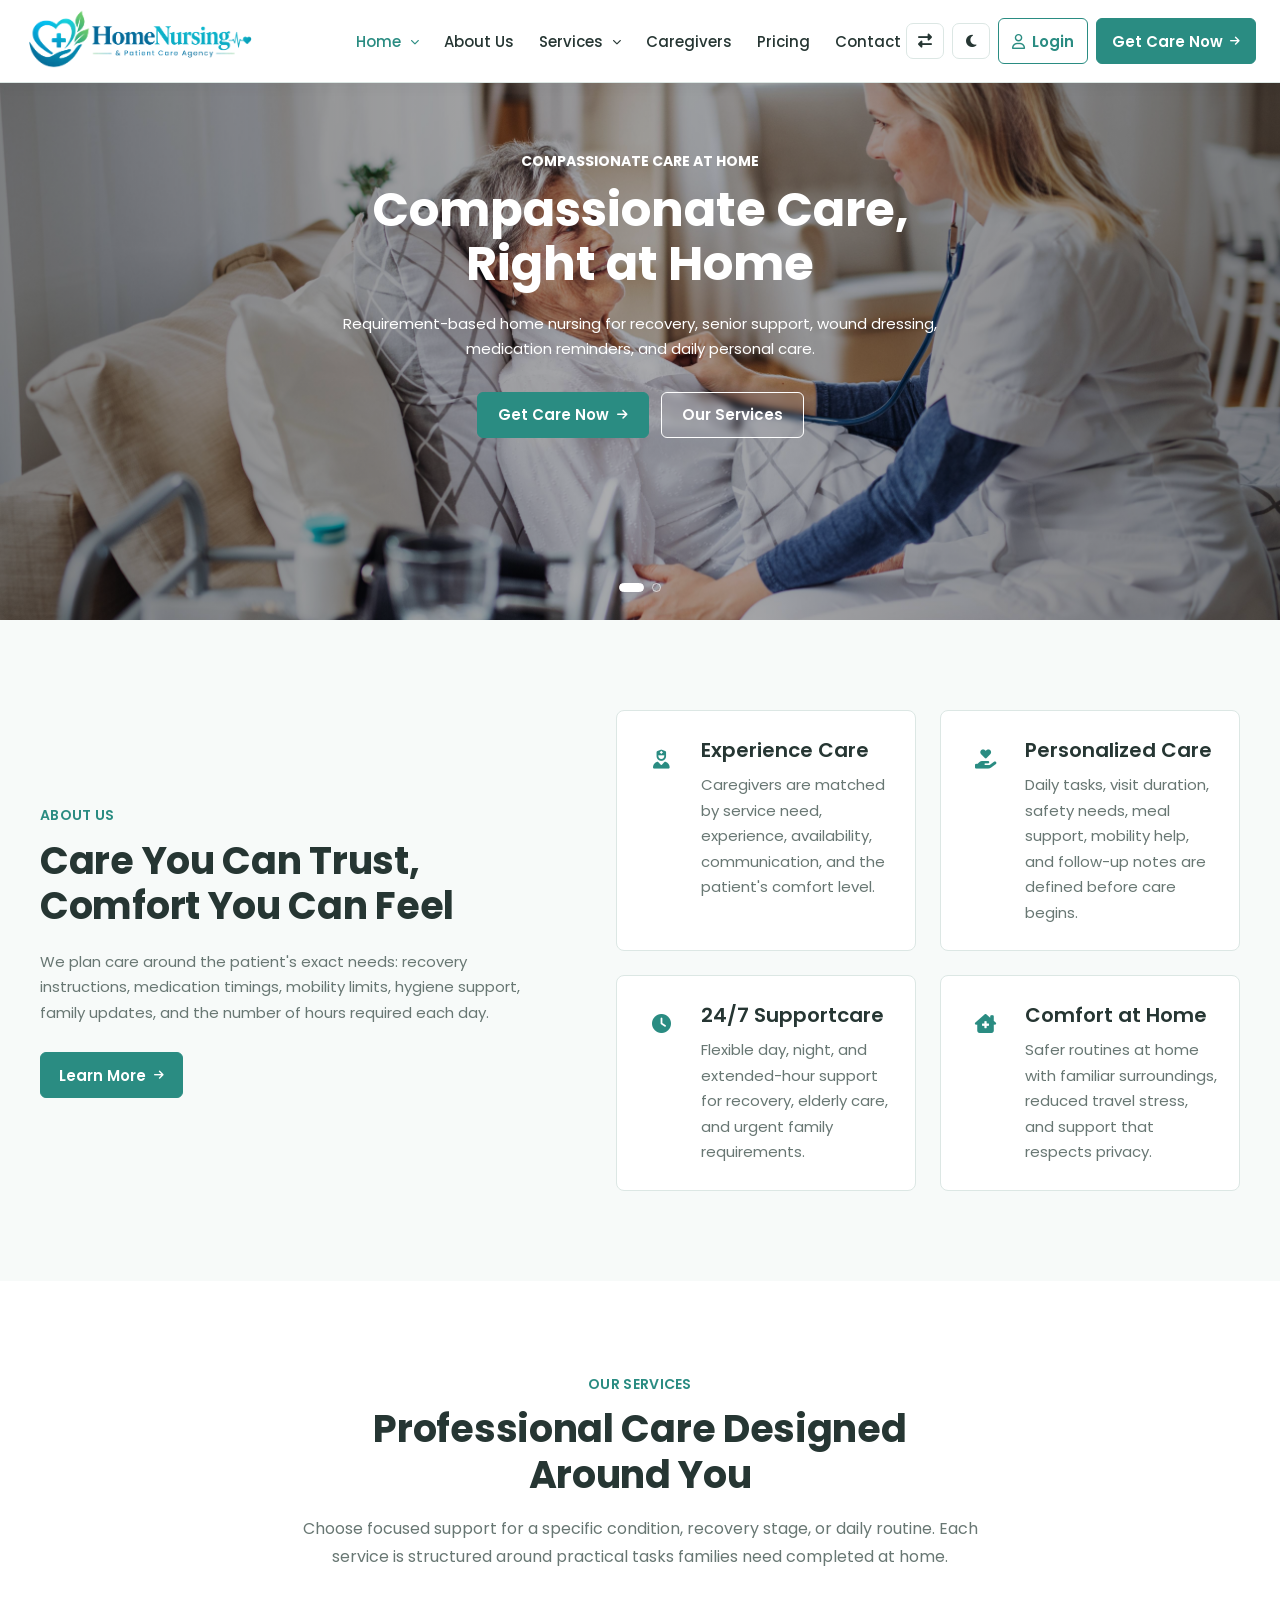
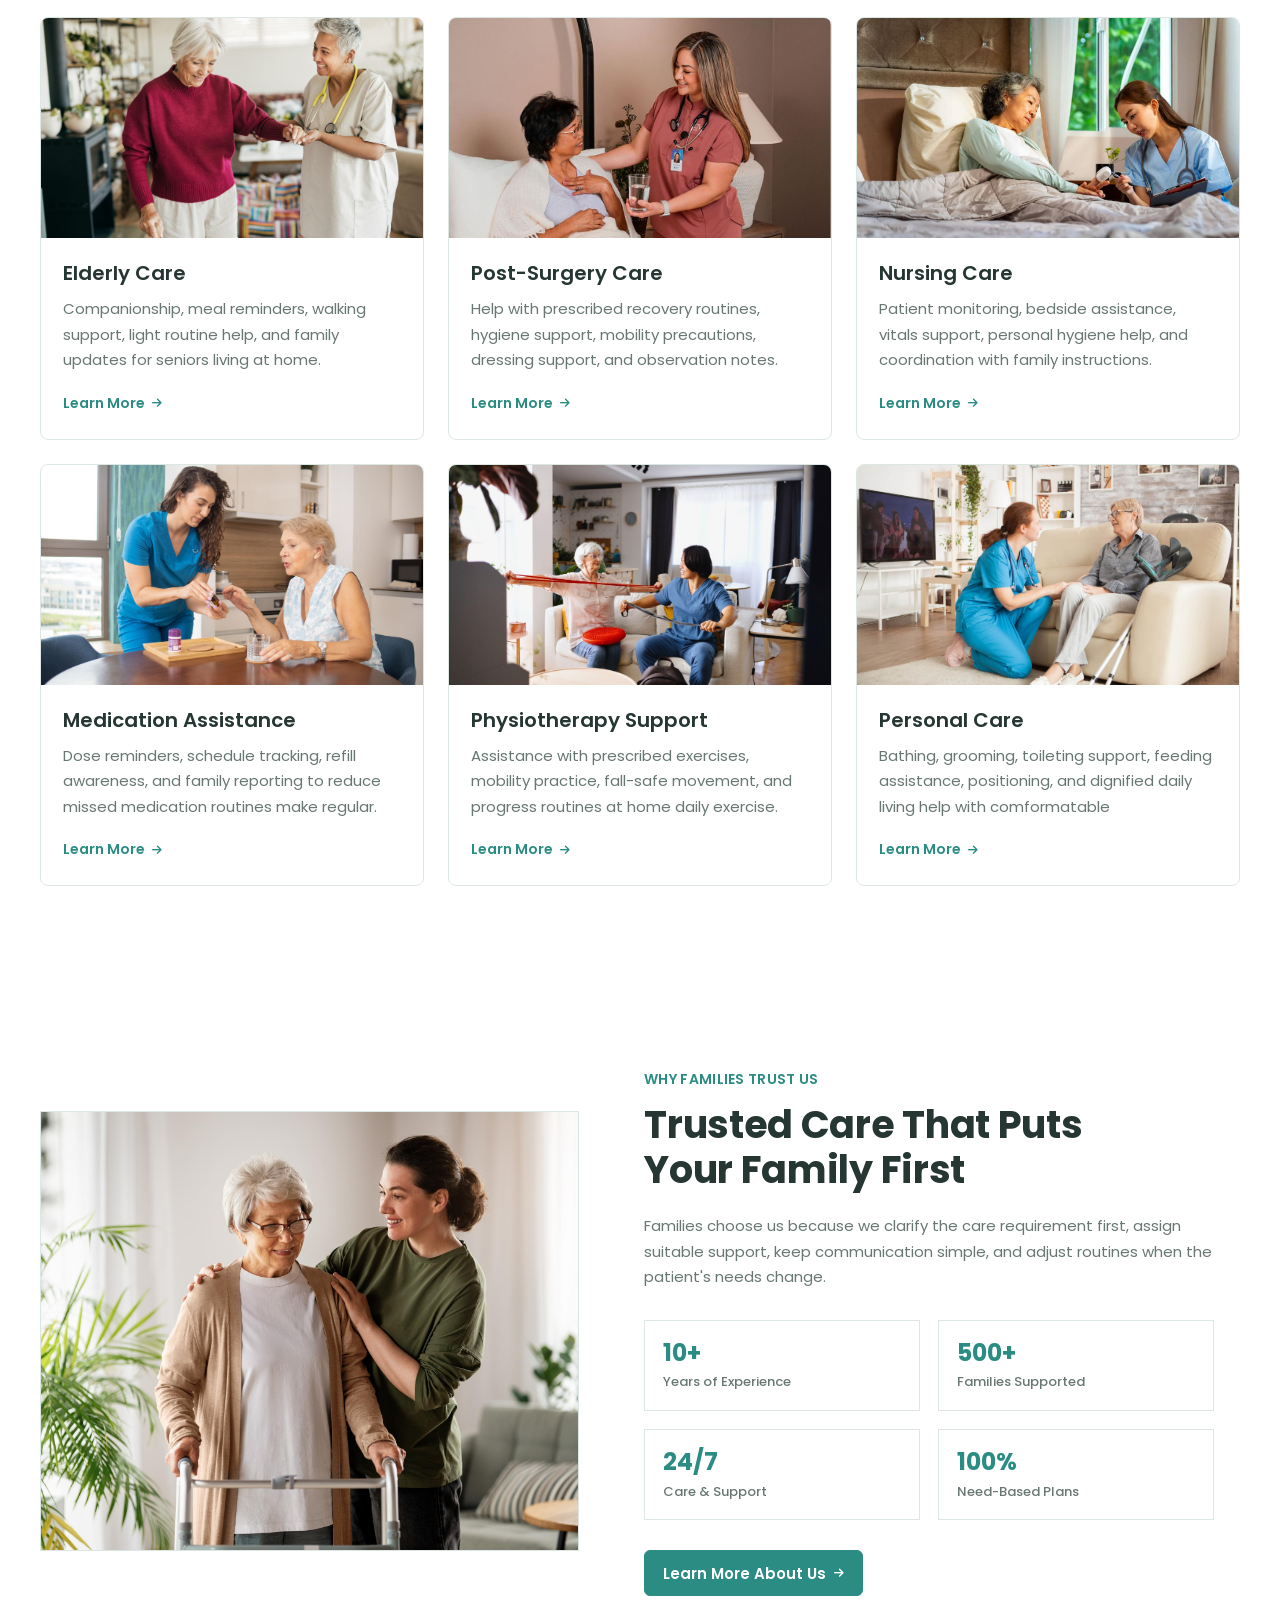
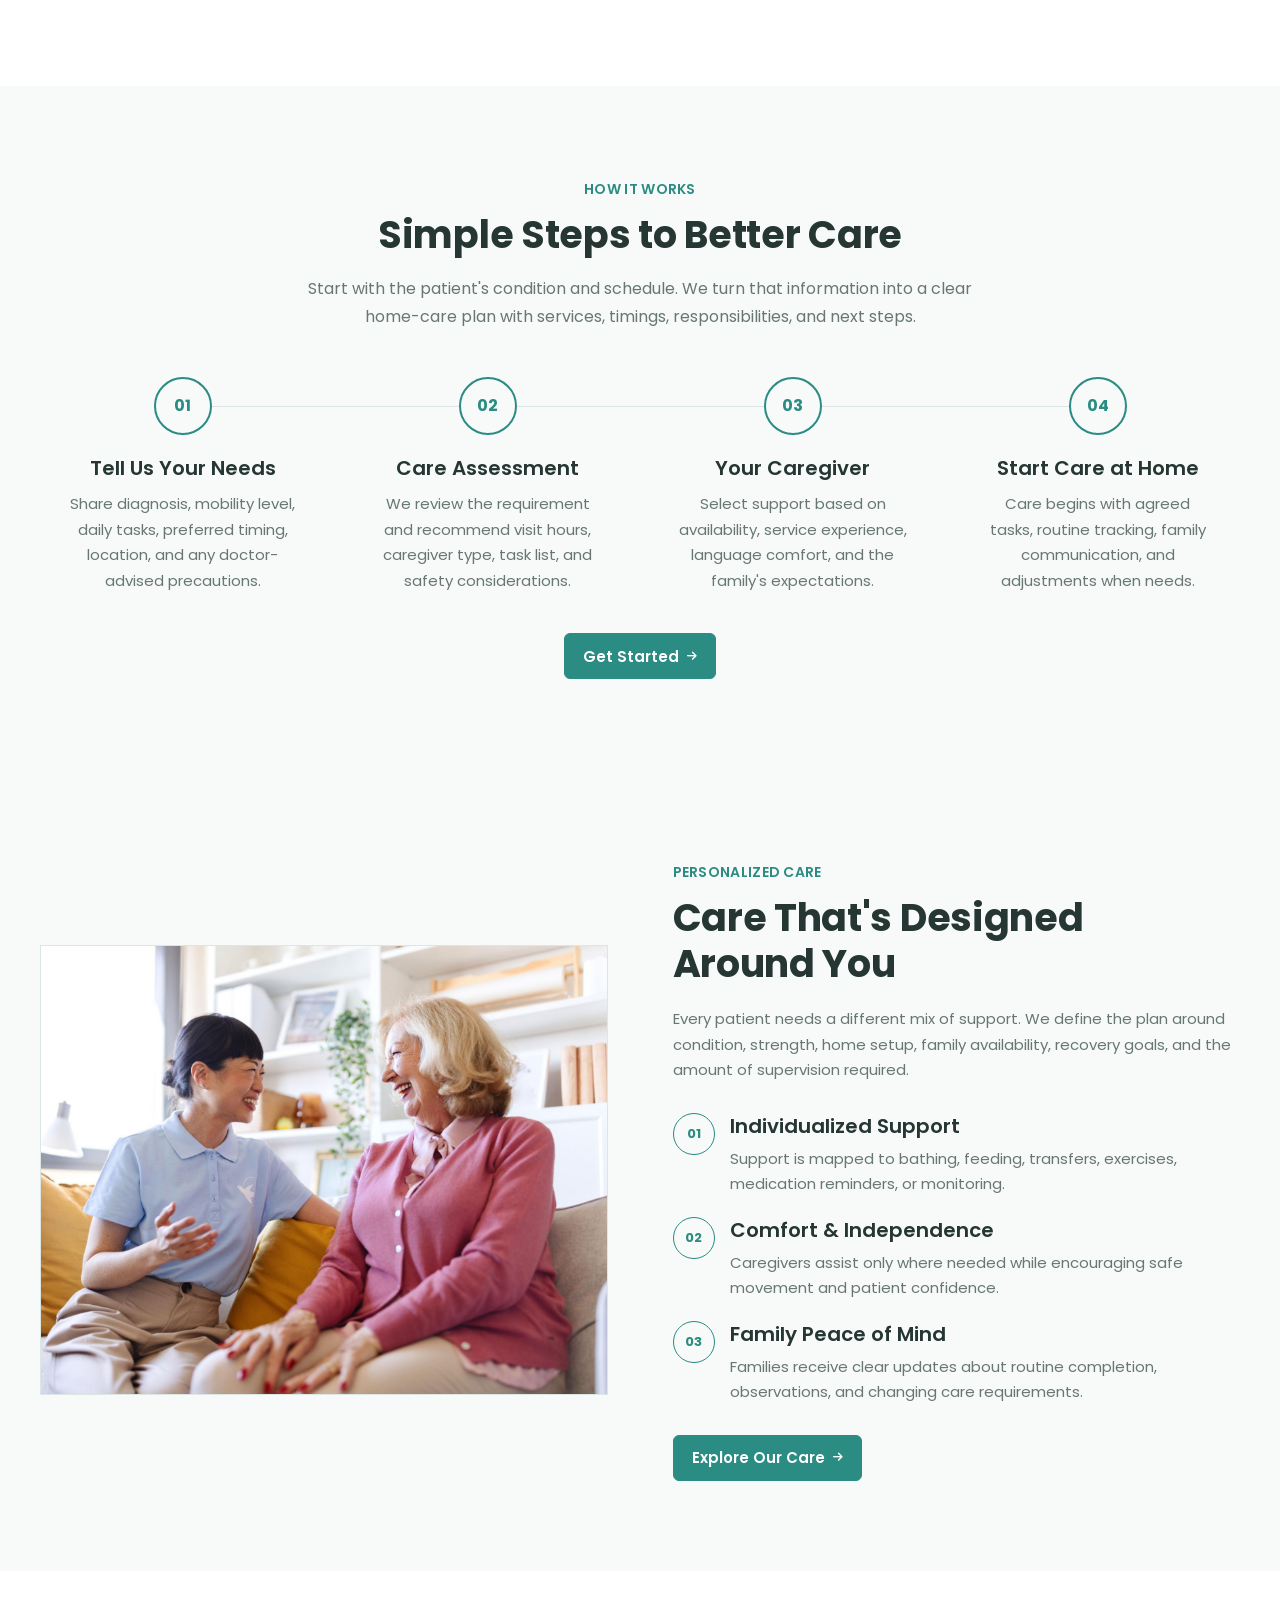
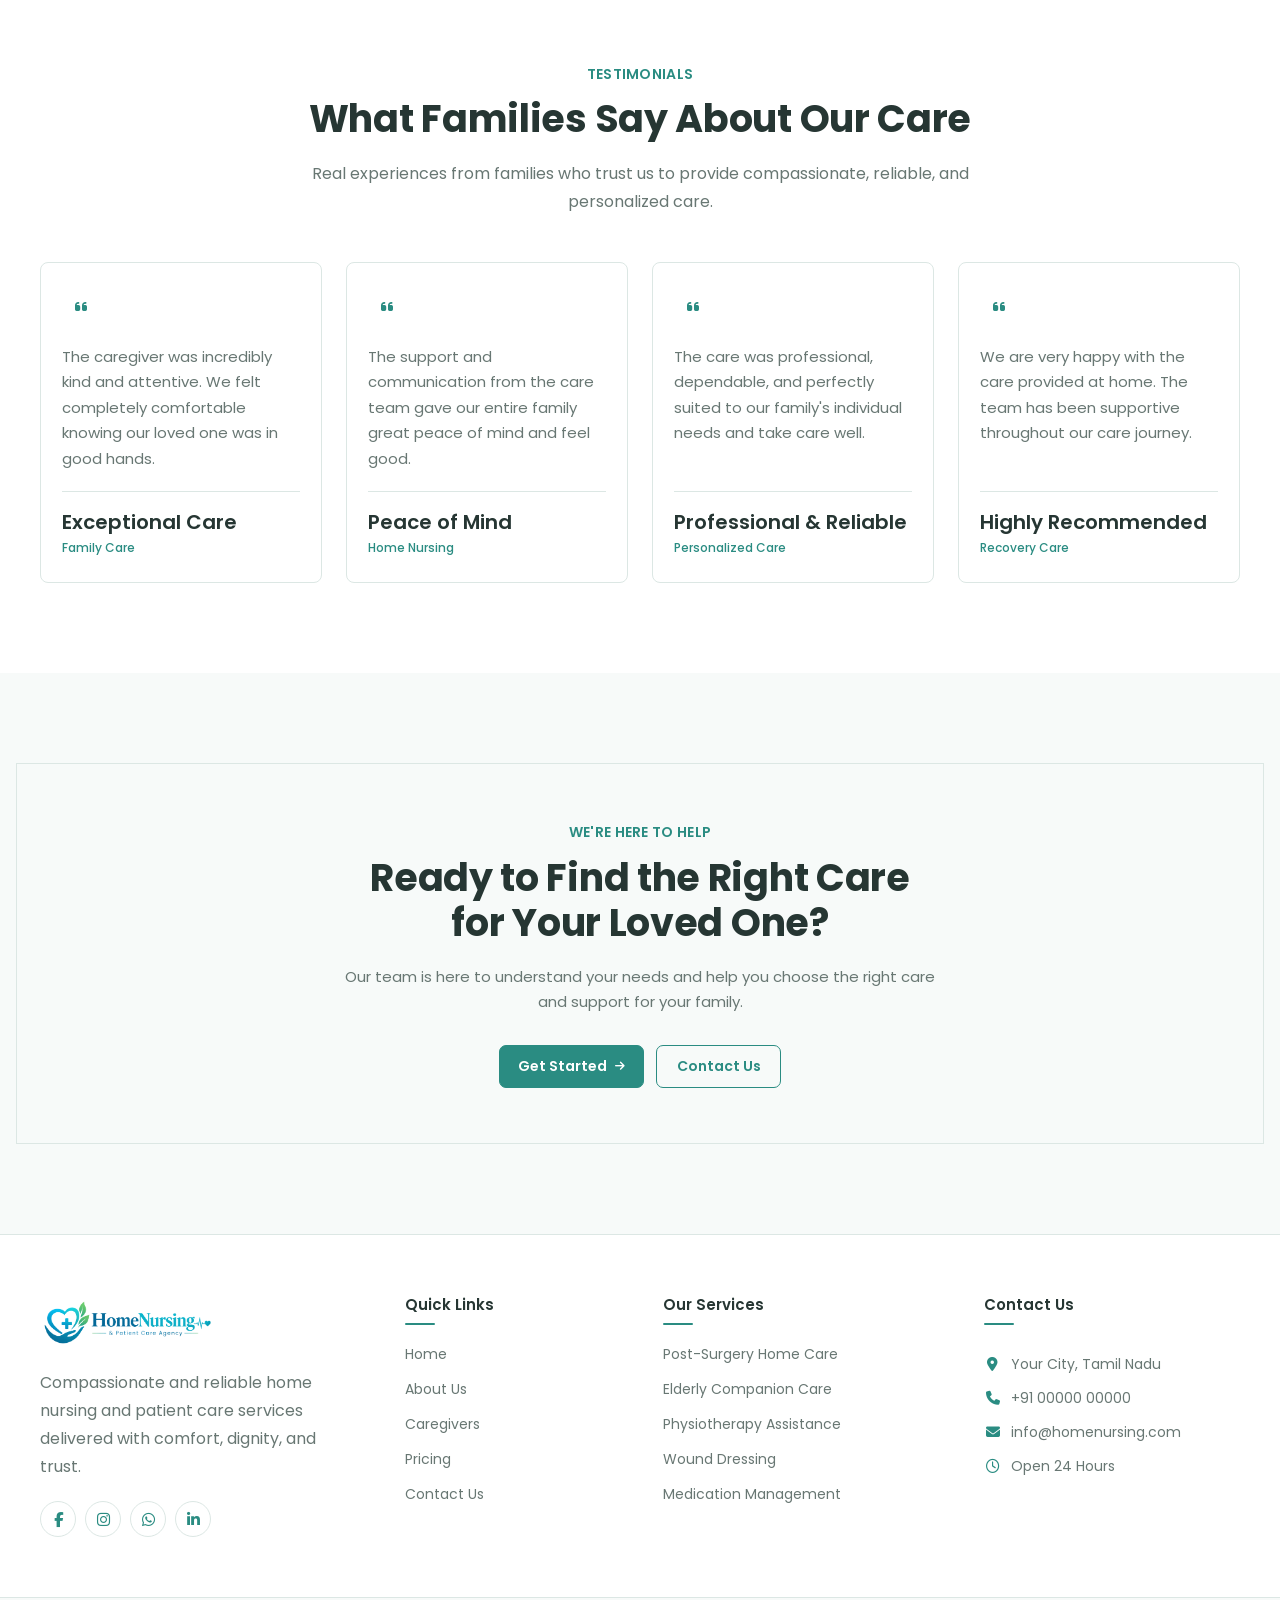
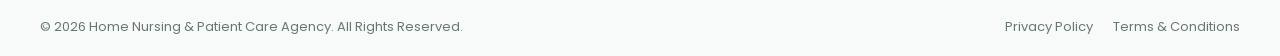
<file: index.html>
<!DOCTYPE html>

<html lang="en">

<head>
  <meta charset="UTF-8">
  <meta name="viewport" content="width=device-width, initial-scale=1.0">
  <title>CareNest | Compassionate Home Nursing & Healthcare</title>

  <!-- Favicon -->

  <link rel="icon" type="image/png" href="images/logo.png">

  <!-- Google Fonts -->

  <link rel="preconnect" href="https://fonts.googleapis.com">

<link rel="preconnect"
      href="https://fonts.gstatic.com"
      crossorigin>

<link href="https://fonts.googleapis.com/css2?family=Poppins:wght@400;500;600;700&display=swap"
      rel="stylesheet">

<link rel="stylesheet"
      href="https://cdnjs.cloudflare.com/ajax/libs/font-awesome/6.5.1/css/all.min.css">


  <!-- CSS -->

  <link rel="stylesheet" href="css/style.css">
  <link rel="stylesheet" href="css/responsive.css">
</head>

<body>
    <!-- =========================================================
     SITE 8 - HOME NURSING & PATIENT CARE AGENCY
     HEADER
========================================================= -->

<header class="site-header" id="siteHeader">

    <div class="header-container">

        <!-- =========================
             LOGO
        ========================== -->
        <a href="index.html" class="site-logo" aria-label="Home Nursing & Patient Care Agency">

            <img
                src="images/logo.png"
                alt="Home Nursing & Patient Care Agency Logo"
                class="logo-image"
            >

        </a>


        <!-- =========================
             DESKTOP NAVIGATION
        ========================== -->
        <nav class="main-navigation" id="mainNavigation">

            <ul class="nav-list">

                <!-- HOME DROPDOWN -->
                <li class="nav-item has-dropdown">

                    <button
                        class="nav-link dropdown-toggle active"
                        type="button"
                        aria-expanded="false"
                        aria-haspopup="true"
                    >
                        <span>Home</span>
                        <i class="fa-solid fa-chevron-down dropdown-icon"></i>
                    </button>

                    <ul class="dropdown-menu home-dropdown">

                        <li>
                            <a href="index.html" class="dropdown-link active">
                                Home 1
                            </a>
                        </li>

                        <li>
                            <a href="home2.html" class="dropdown-link">
                                Home 2
                            </a>
                        </li>

                    </ul>

                </li>


                <!-- ABOUT US -->
                <li class="nav-item">

                    <a href="about.html" class="nav-link">
                        About Us
                    </a>

                </li>


                <!-- SERVICES DROPDOWN -->
                <li class="nav-item has-dropdown">

                    <button
                        class="nav-link dropdown-toggle"
                        type="button"
                        aria-expanded="false"
                        aria-haspopup="true"
                    >
                        <span>Services</span>
                        <i class="fa-solid fa-chevron-down dropdown-icon"></i>
                    </button>

                    <ul class="dropdown-menu services-dropdown">

                        <li>
                            <a href="post-surgery.html" class="dropdown-link">
                                Post-Surgery Home Care
                            </a>
                        </li>

                        <li>
                            <a href="elderly-care.html" class="dropdown-link">
                                Elderly Companion Care
                            </a>
                        </li>

                        <li>
                            <a href="physiotherapy.html" class="dropdown-link">
                                Physiotherapy Assistance
                            </a>
                        </li>

                        <li>
                            <a href="wound-dressing.html" class="dropdown-link">
                                Wound Dressing
                            </a>
                        </li>

                        <li>
                            <a href="medication.html" class="dropdown-link">
                                Medication Management
                            </a>
                        </li>

                    </ul>

                </li>


                <!-- CAREGIVERS -->
                <li class="nav-item">

                    <a href="caregivers.html" class="nav-link">
                        Caregivers
                    </a>

                </li>


                <!-- PRICING -->
                <li class="nav-item">

                    <a href="pricing.html" class="nav-link">
                        Pricing
                    </a>

                </li>


                <!-- CONTACT -->
                <li class="nav-item">

                    <a href="contact.html" class="nav-link">
                        Contact Us
                    </a>

                </li>

            </ul>

        </nav>


        <!-- =========================
             HEADER ACTIONS
        ========================== -->
        <div class="header-actions">

            <!-- RTL BUTTON -->
            <button
                type="button"
                class="header-icon-button rtl-toggle"
                id="rtlToggle"
                aria-label="Toggle RTL direction"
                title="Toggle RTL"
            >
                <i class="fa-solid fa-right-left"></i>
            </button>


            <!-- DARK MODE -->
            <button
                type="button"
                class="header-icon-button theme-toggle"
                id="themeToggle"
                aria-label="Toggle dark mode"
                title="Toggle dark mode"
            >
                <i class="fa-solid fa-moon theme-icon"></i>
            </button>


            <!-- LOGIN -->
            <a href="login.html" class="login-button">
                <i class="fa-regular fa-user"></i>
                <span>Login</span>
            </a>


            <!-- GET CARE NOW -->
            <a href="carenow.html" class="care-button">
                <span>Get Care Now</span>
                <i class="fa-solid fa-arrow-right"></i>
            </a>

        </div>


        <!-- =========================
             MOBILE HAMBURGER
        ========================== -->
        <button
            type="button"
            class="hamburger-button"
            id="hamburgerButton"
            aria-label="Open navigation menu"
            aria-expanded="false"
            aria-controls="mobileMenu"
        >

            <span class="hamburger-line"></span>
            <span class="hamburger-line"></span>
            <span class="hamburger-line"></span>

        </button>

    </div>


    <!-- =====================================================
         MOBILE NAVIGATION
    ====================================================== -->
    <div class="mobile-menu" id="mobileMenu">

        <div class="mobile-menu-inner">

            <!-- MOBILE NAVIGATION -->
            <nav class="mobile-navigation">

                <ul class="mobile-nav-list">

                    <!-- MOBILE HOME DROPDOWN -->
                    <li class="mobile-nav-item mobile-has-dropdown">

                        <button
                            type="button"
                            class="mobile-nav-link mobile-dropdown-toggle active"
                            aria-expanded="false"
                        >

                            <span>Home</span>

                            <i class="fa-solid fa-chevron-down"></i>

                        </button>


                        <ul class="mobile-dropdown-menu">

                            <li>
                                <a href="index.html" class="mobile-dropdown-link active">
                                    Home 1
                                </a>
                            </li>

                            <li>
                                <a href="home2.html" class="mobile-dropdown-link">
                                    Home 2
                                </a>
                            </li>

                        </ul>

                    </li>


                    <!-- ABOUT -->
                    <li class="mobile-nav-item">

                        <a href="about.html" class="mobile-nav-link">
                            About Us
                        </a>

                    </li>


                    <!-- MOBILE SERVICES DROPDOWN -->
                    <li class="mobile-nav-item mobile-has-dropdown">

                        <button
                            type="button"
                            class="mobile-nav-link mobile-dropdown-toggle"
                            aria-expanded="false"
                        >

                            <span>Services</span>

                            <i class="fa-solid fa-chevron-down"></i>

                        </button>


                        <ul class="mobile-dropdown-menu">

                            <li>
                                <a
                                    href="post-surgery.html"
                                    class="mobile-dropdown-link"
                                >
                                    Post-Surgery Home Care
                                </a>
                            </li>

                            <li>
                                <a
                                    href="elderly-care.html"
                                    class="mobile-dropdown-link"
                                >
                                    Elderly Companion Care
                                </a>
                            </li>

                            <li>
                                <a
                                    href="physiotherapy.html"
                                    class="mobile-dropdown-link"
                                >
                                    Physiotherapy Assistance
                                </a>
                            </li>

                            <li>
                                <a
                                    href="wound-dressing.html"
                                    class="mobile-dropdown-link"
                                >
                                    Wound Dressing
                                </a>
                            </li>

                            <li>
                                <a
                                    href="medication.html"
                                    class="mobile-dropdown-link"
                                >
                                    Medication Management
                                </a>
                            </li>

                        </ul>

                    </li>


                    <!-- CAREGIVERS -->
                    <li class="mobile-nav-item">

                        <a href="caregivers.html" class="mobile-nav-link">
                            Caregivers
                        </a>

                    </li>


                    <!-- PRICING -->
                    <li class="mobile-nav-item">

                        <a href="pricing.html" class="mobile-nav-link">
                            Pricing
                        </a>

                    </li>


                    <!-- CONTACT -->
                    <li class="mobile-nav-item">

                        <a href="contact.html" class="mobile-nav-link">
                            Contact Us
                        </a>

                    </li>

                </ul>

            </nav>


            <!-- =============================================
                 MOBILE ACTIONS
            ============================================== -->
            <div class="mobile-header-actions">

                <!-- RTL -->
                <button
                    type="button"
                    class="mobile-action-button rtl-toggle"
                    id="mobileRtlToggle"
                >
                    <i class="fa-solid fa-right-left"></i>
                </button>


                <!-- DARK MODE -->
                <button
                    type="button"
                    class="mobile-action-button theme-toggle"
                    id="mobileThemeToggle"
                >
                    <i class="fa-solid fa-moon theme-icon"></i>
                    <span>Dark Mode</span>
                </button>


                <!-- LOGIN -->
                <a href="login.html" class="mobile-login-button">

                    <i class="fa-regular fa-user"></i>
                    <span>Login</span>

                </a>


                <!-- GET CARE NOW -->
                <a href="carenow.html" class="mobile-care-button">

                    <span>Get Care Now</span>

                    <i class="fa-solid fa-arrow-right"></i>

                </a>

            </div>

        </div>

    </div>

</header>
<!-- =========================================================
     HOME 1 - HERO SECTION
     2 SLIDES | CENTER CONTENT | IMAGE BACKGROUND
     NO PREVIOUS / NEXT BUTTONS
========================================================= -->

<section class="hero-section" id="homeHero">

    <div class="hero-slider">

        <!-- =================================================
             SLIDE 1
        ================================================== -->

        <div class="hero-slide active"
             style="background-image: url('images/hero-home1.jpg');">

            <div class="hero-overlay"></div>

            <div class="hero-content">

                <span class="hero-subtitle">
                    Compassionate Care at Home
                </span>

                <h1 class="hero-title">
                    Compassionate Care,
                    <br>
                    Right at Home
                </h1>

                <p class="hero-description">
                    Requirement-based home nursing for recovery,
                    senior support, wound dressing, medication
                    reminders, and daily personal care.
                </p>

                <div class="hero-actions">

                    <a href="contact.html"
                       class="hero-primary-button">

                        <span>Get Care Now</span>

                        <i class="fa-solid fa-arrow-right"></i>

                    </a>

                    <a href="#services"
                       class="hero-secondary-button">

                        <span>Our Services</span>

                    </a>

                </div>

            </div>

        </div>


        <!-- =================================================
             SLIDE 2
        ================================================== -->

        <div class="hero-slide"
             style="background-image: url('images/hero1-home1.jpg');">

            <div class="hero-overlay"></div>

            <div class="hero-content">

                <span class="hero-subtitle">
                    Trusted Support for Every Journey
                </span>

                <h2 class="hero-title">
                    Trusted Support for
                    <br>
                    Every Stage of Recovery
                </h2>

                <p class="hero-description">
                    Share the patient's condition, schedule,
                    mobility level, and care goals. We help match
                    the right caregiver and support plan.
                </p>

                <div class="hero-actions">

                    <a href="caregivers.html"
                       class="hero-primary-button">

                        <span>Book a Caregiver</span>

                        <i class="fa-solid fa-arrow-right"></i>

                    </a>

                    <a href="about.html"
                       class="hero-secondary-button">

                        <span>Learn More</span>

                    </a>

                </div>

            </div>

        </div>

    </div>


    <!-- =================================================
         SLIDE INDICATORS
         NO PREVIOUS / NEXT BUTTONS
    ================================================== -->

    <div class="hero-indicators"
         aria-label="Hero slides">

        <button
            type="button"
            class="hero-indicator active"
            data-slide="0"
            aria-label="Slide 1">
        </button>

        <button
            type="button"
            class="hero-indicator"
            data-slide="1"
            aria-label="Slide 2">
        </button>

    </div>

</section>
<!-- =========================================================
     HOME 1 - WHY CHOOSE US
     PART 1: HTML
========================================================= -->

<section class="why-choose-section" id="whyChoose">

    <div class="why-choose-container">

        <!-- =================================================
             LEFT CONTENT
        ================================================== -->

        <div class="why-choose-content">

            <span class="section-subtitle">
                About Us
            </span>

            <h2 class="section-title">
                Care You Can Trust,
                <br>
                Comfort You Can Feel
            </h2>

            <p class="why-choose-description">
                We plan care around the patient's exact needs:
                recovery instructions, medication timings,
                mobility limits, hygiene support, family updates,
                and the number of hours required each day.
            </p>

            <a href="about.html"
               class="why-choose-button">

                <span>Learn More</span>

                <i class="fa-solid fa-arrow-right"></i>

            </a>

        </div>


        <!-- =================================================
             RIGHT BENEFITS
        ================================================== -->

        <div class="why-choose-grid">

            <!-- Benefit 1 -->

            <div class="why-choose-card">

                <div class="why-choose-icon">
                    <i class="fa-solid fa-user-nurse"></i>
                </div>

                <div class="why-choose-card-content">

                    <h3>
                        Experience Care
                    </h3>

                    <p>
                        Caregivers are matched by service need,
                        experience, availability, communication,
                        and the patient's comfort level.
                    </p>

                </div>

            </div>


            <!-- Benefit 2 -->

            <div class="why-choose-card">

                <div class="why-choose-icon">
                    <i class="fa-solid fa-hand-holding-heart"></i>
                </div>

                <div class="why-choose-card-content">

                    <h3>
                        Personalized Care
                    </h3>

                    <p>
                        Daily tasks, visit duration, safety needs,
                        meal support, mobility help, and follow-up
                        notes are defined before care begins.
                    </p>

                </div>

            </div>


            <!-- Benefit 3 -->

            <div class="why-choose-card">

                <div class="why-choose-icon">
                    <i class="fa-solid fa-clock"></i>
                </div>

                <div class="why-choose-card-content">

                    <h3>
                        24/7 Supportcare
                    </h3>

                    <p>
                        Flexible day, night, and extended-hour
                        support for recovery, elderly care, and
                        urgent family requirements.
                    </p>

                </div>

            </div>


            <!-- Benefit 4 -->

            <div class="why-choose-card">

                <div class="why-choose-icon">
                    <i class="fa-solid fa-house-chimney-medical"></i>
                </div>

                <div class="why-choose-card-content">

                    <h3>
                        Comfort at Home
                    </h3>

                    <p>
                        Safer routines at home with familiar
                        surroundings, reduced travel stress, and
                        support that respects privacy.
                    </p>

                </div>

            </div>

        </div>

    </div>

</section>
<!-- =========================================================
     HOME 1 - OUR SERVICES
     PART 1: HTML
     IMAGE BASED SERVICE CARDS
========================================================= -->

<section class="services-section" id="services">

    <div class="services-container">

        <!-- =================================================
             SECTION HEADER
        ================================================== -->

        <div class="services-header">

            <span class="section-subtitle">
                Our Services
            </span>

            <h2 class="section-title">
                Professional Care Designed
                <br>
                Around You
            </h2>

            <p class="services-intro">
                Choose focused support for a specific condition,
                recovery stage, or daily routine. Each service is
                structured around practical tasks families need
                completed at home.
            </p>

        </div>


        <!-- =================================================
             SERVICES GRID
        ================================================== -->

        <div class="services-grid">


            <!-- =================================================
                 SERVICE 1 - ELDERLY CARE
            ================================================== -->

            <article class="service-card">

                <div class="service-image">

                    <img
                        src="images/service-elderly-care.jpg"
                        alt="Elderly care at home"
                        loading="lazy"
                    >

                </div>

                <div class="service-content">

                    <h3>
                        Elderly Care
                    </h3>

                    <p>
                        Companionship, meal reminders, walking
                        support, light routine help, and family
                        updates for seniors living at home.
                    </p>

                    <a href="elderly-care.html"
                       class="service-link">

                        <span>Learn More</span>

                        <i class="fa-solid fa-arrow-right"></i>

                    </a>

                </div>

            </article>


            <!-- =================================================
                 SERVICE 2 - POST SURGERY CARE
            ================================================== -->

            <article class="service-card">

                <div class="service-image">

                    <img
                        src="images/service-post-surgery.jpg"
                        alt="Post-surgery care at home"
                        loading="lazy"
                    >

                </div>

                <div class="service-content">

                    <h3>
                        Post-Surgery Care
                    </h3>

                    <p>
                        Help with prescribed recovery routines,
                        hygiene support, mobility precautions,
                        dressing support, and observation notes.
                    </p>

                    <a href="post-surgery.html"
                       class="service-link">

                        <span>Learn More</span>

                        <i class="fa-solid fa-arrow-right"></i>

                    </a>

                </div>

            </article>


            <!-- =================================================
                 SERVICE 3 - NURSING CARE
            ================================================== -->

            <article class="service-card">

                <div class="service-image">

                    <img
                        src="images/service-nursing-care.jpg"
                        alt="Professional nursing care at home"
                        loading="lazy"
                    >

                </div>

                <div class="service-content">

                    <h3>
                        Nursing Care
                    </h3>

                    <p>
                        Patient monitoring, bedside assistance,
                        vitals support, personal hygiene help,
                        and coordination with family instructions.
                    </p>

                    <a href="caregivers.html"
                       class="service-link">

                        <span>Learn More</span>

                        <i class="fa-solid fa-arrow-right"></i>

                    </a>

                </div>

            </article>


            <!-- =================================================
                 SERVICE 4 - MEDICATION ASSISTANCE
            ================================================== -->

            <article class="service-card">

                <div class="service-image">

                    <img
                        src="images/service-medication.jpg"
                        alt="Medication assistance at home"
                        loading="lazy"
                    >

                </div>

                <div class="service-content">

                    <h3>
                        Medication Assistance
                    </h3>

                    <p>
                        Dose reminders, schedule tracking,
                        refill awareness, and family reporting
                        to reduce missed medication routines make regular.
                    </p>

                    <a href="medication.html"
                       class="service-link">

                        <span>Learn More</span>

                        <i class="fa-solid fa-arrow-right"></i>

                    </a>

                </div>

            </article>


            <!-- =================================================
                 SERVICE 5 - PHYSIOTHERAPY SUPPORT
            ================================================== -->

            <article class="service-card">

                <div class="service-image">

                    <img
                        src="images/service-physiotherapy.jpg"
                        alt="Physiotherapy support at home"
                        loading="lazy"
                    >

                </div>

                <div class="service-content">

                    <h3>
                        Physiotherapy Support
                    </h3>

                    <p>
                        Assistance with prescribed exercises,
                        mobility practice, fall-safe movement,
                        and progress routines at home daily exercise.
                    </p>

                    <a href="physiotherapy.html"
                       class="service-link">

                        <span>Learn More</span>

                        <i class="fa-solid fa-arrow-right"></i>

                    </a>

                </div>

            </article>


            <!-- =================================================
                 SERVICE 6 - PERSONAL CARE
            ================================================== -->

            <article class="service-card">

                <div class="service-image">

                    <img
                        src="images/service-personal-care.jpg"
                        alt="Personal care assistance at home"
                        loading="lazy"
                    >

                </div>

                <div class="service-content">

                    <h3>
                        Personal Care
                    </h3>

                    <p>
                        Bathing, grooming, toileting support,
                        feeding assistance, positioning, and
                        dignified daily living help with  comformatable
                    </p>

                    <a href="carenow.html"
                       class="service-link">

                        <span>Learn More</span>

                        <i class="fa-solid fa-arrow-right"></i>

                    </a>

                </div>

            </article>


        </div>

    </div>

</section>
<!-- =========================================================
     HOME 1 - WHY FAMILIES TRUST US
     PART 1: HTML
========================================================= -->

<section class="trust-section" id="whyTrust">

    <div class="trust-container">

        <!-- =================================================
             LEFT IMAGE
        ================================================== -->

        <div class="trust-image-wrapper">

            <img
                src="images/why-families-trust.jpg"
                alt="Caregiver providing compassionate care at home"
                loading="lazy"
            >

        </div>


        <!-- =================================================
             RIGHT CONTENT
        ================================================== -->

        <div class="trust-content">

            <span class="section-subtitle">
                Why Families Trust Us
            </span>

            <h2 class="section-title">
                Trusted Care That Puts
                <br>
                Your Family First
            </h2>

            <p class="trust-description">
                Families choose us because we clarify the care
                requirement first, assign suitable support, keep
                communication simple, and adjust routines when
                the patient's needs change.
            </p>


            <!-- =================================================
                 TRUST STATS
            ================================================== -->

            <div class="trust-stats">


                <!-- STAT 1 -->

                <div class="trust-stat">

                    <strong>
                        10+
                    </strong>

                    <span>
                        Years of Experience
                    </span>

                </div>


                <!-- STAT 2 -->

                <div class="trust-stat">

                    <strong>
                        500+
                    </strong>

                    <span>
                        Families Supported
                    </span>

                </div>


                <!-- STAT 3 -->

                <div class="trust-stat">

                    <strong>
                        24/7
                    </strong>

                    <span>
                        Care &amp; Support
                    </span>

                </div>


                <!-- STAT 4 -->

                <div class="trust-stat">

                    <strong>
                        100%
                    </strong>

                    <span>
                        Need-Based Plans
                    </span>

                </div>


            </div>


            <!-- =================================================
                 CTA
            ================================================== -->

            <a href="about.html"
               class="trust-button">

                <span>
                    Learn More About Us
                </span>

                <i class="fa-solid fa-arrow-right"></i>

            </a>

        </div>

    </div>

</section>
<!-- =========================================================
     HOME 1 - HOW IT WORKS
     PART 1: HTML
     4 STEP CARE PROCESS
========================================================= -->

<section class="how-it-works-section" id="howItWorks">

    <div class="how-it-works-container">

        <!-- =================================================
             SECTION HEADER
        ================================================== -->

        <div class="how-it-works-header">

            <span class="section-subtitle">
                How It Works
            </span>

            <h2 class="section-title">
                Simple Steps to Better Care
            </h2>

            <p class="how-it-works-intro">
                Start with the patient's condition and schedule.
                We turn that information into a clear home-care
                plan with services, timings, responsibilities,
                and next steps.
            </p>

        </div>


        <!-- =================================================
             PROCESS STEPS
        ================================================== -->

        <div class="how-it-works-steps">


            <!-- =================================================
                 STEP 1
            ================================================== -->

            <div class="care-step">

                <div class="care-step-number">
                    01
                </div>

                <div class="care-step-line"></div>

                <div class="care-step-content">

                    <h3>
                        Tell Us Your Needs
                    </h3>

                    <p>
                        Share diagnosis, mobility level, daily
                        tasks, preferred timing, location, and
                        any doctor-advised precautions.
                    </p>

                </div>

            </div>


            <!-- =================================================
                 STEP 2
            ================================================== -->

            <div class="care-step">

                <div class="care-step-number">
                    02
                </div>

                <div class="care-step-line"></div>

                <div class="care-step-content">

                    <h3>
                        Care Assessment
                    </h3>

                    <p>
                        We review the requirement and recommend
                        visit hours, caregiver type, task list,
                        and safety considerations.
                    </p>

                </div>

            </div>


            <!-- =================================================
                 STEP 3
            ================================================== -->

            <div class="care-step">

                <div class="care-step-number">
                    03
                </div>

                <div class="care-step-line"></div>

                <div class="care-step-content">

                    <h3>
                        Your Caregiver
                    </h3>

                    <p>
                        Select support based on availability,
                        service experience, language comfort,
                        and the family's expectations.
                    </p>

                </div>

            </div>


            <!-- =================================================
                 STEP 4
            ================================================== -->

            <div class="care-step">

                <div class="care-step-number">
                    04
                </div>

                <div class="care-step-content">

                    <h3>
                        Start Care at Home
                    </h3>

                    <p>
                        Care begins with agreed tasks, routine
                        tracking, family communication, and
                        adjustments when needs.
                    </p>

                </div>

            </div>


        </div>


        <!-- =================================================
             CTA
        ================================================== -->

        <div class="how-it-works-action">

            <a href="contact.html"
               class="how-it-works-button">

                <span>Get Started</span>

                <i class="fa-solid fa-arrow-right"></i>

            </a>

        </div>

    </div>

</section>
<!-- =========================================================
     HOME 1 - PERSONALIZED CARE
     PART 1: HTML
========================================================= -->

<section class="personalized-care-section" id="personalizedCare">

    <div class="personalized-care-container">

        <!-- =================================================
             IMAGE
        ================================================== -->

        <div class="personalized-care-image">

            <img
                src="images/personalized-care.jpg"
                alt="Caregiver providing personalized care at home"
                loading="lazy"
            >

        </div>


        <!-- =================================================
             CONTENT
        ================================================== -->

        <div class="personalized-care-content">

            <span class="section-subtitle">
                Personalized Care
            </span>

            <h2 class="section-title">
                Care That's Designed
                <br>
                Around You
            </h2>

            <p class="personalized-care-description">
                Every patient needs a different mix of support.
                We define the plan around condition, strength,
                home setup, family availability, recovery goals,
                and the amount of supervision required.
            </p>


            <!-- =================================================
                 CARE FEATURES
            ================================================== -->

            <div class="personalized-care-features">


                <!-- FEATURE 1 -->

                <div class="personalized-care-feature">

                    <div class="personalized-care-feature-number">
                        01
                    </div>

                    <div class="personalized-care-feature-content">

                        <h3>
                            Individualized Support
                        </h3>

                        <p>
                            Support is mapped to bathing,
                            feeding, transfers, exercises,
                            medication reminders, or monitoring.
                        </p>

                    </div>

                </div>


                <!-- FEATURE 2 -->

                <div class="personalized-care-feature">

                    <div class="personalized-care-feature-number">
                        02
                    </div>

                    <div class="personalized-care-feature-content">

                        <h3>
                            Comfort &amp; Independence
                        </h3>

                        <p>
                            Caregivers assist only where needed
                            while encouraging safe movement and
                            patient confidence.
                        </p>

                    </div>

                </div>


                <!-- FEATURE 3 -->

                <div class="personalized-care-feature">

                    <div class="personalized-care-feature-number">
                        03
                    </div>

                    <div class="personalized-care-feature-content">

                        <h3>
                            Family Peace of Mind
                        </h3>

                        <p>
                            Families receive clear updates about
                            routine completion, observations,
                            and changing care requirements.
                        </p>

                    </div>

                </div>


            </div>


            <!-- =================================================
                 CTA
            ================================================== -->

            <a href="carenow.html"
               class="personalized-care-button">

                <span>
                    Explore Our Care
                </span>

                <i class="fa-solid fa-arrow-right"></i>

            </a>

        </div>

    </div>

</section>
<!-- =========================================================
     HOME 1 - TESTIMONIALS
     PART 1: HTML
     4 TESTIMONIAL CARDS
========================================================= -->

<section class="testimonials-section" id="testimonials">

    <div class="testimonials-container">

        <!-- =================================================
             SECTION HEADER
        ================================================== -->

        <div class="testimonials-header">

            <span class="section-subtitle">
                Testimonials
            </span>

            <h2 class="section-title">
                What Families Say About Our Care
            </h2>

            <p class="testimonials-intro">
                Real experiences from families who trust us
                to provide compassionate, reliable, and
                personalized care.
            </p>

        </div>


        <!-- =================================================
             TESTIMONIAL GRID
        ================================================== -->

        <div class="testimonials-grid">


            <!-- =================================================
                 TESTIMONIAL 1
            ================================================== -->

            <article class="testimonial-card">

                <div class="testimonial-quote">
                    <i class="fa-solid fa-quote-left"></i>
                </div>

                <p class="testimonial-text">
                    The caregiver was incredibly kind and
                    attentive. We felt completely comfortable
                    knowing our loved one was in good hands.
                </p>

                <div class="testimonial-divider"></div>

                <div class="testimonial-author">

                    <div class="testimonial-author-info">

                        <h3>
                            Exceptional Care
                        </h3>

                        <span>
                            Family Care
                        </span>

                    </div>

                </div>

            </article>


            <!-- =================================================
                 TESTIMONIAL 2
            ================================================== -->

            <article class="testimonial-card">

                <div class="testimonial-quote">
                    <i class="fa-solid fa-quote-left"></i>
                </div>

                <p class="testimonial-text">
                    The support and communication from the
                    care team gave our entire family great
                    peace of mind and feel good.
                </p>

                <div class="testimonial-divider"></div>

                <div class="testimonial-author">

                    <div class="testimonial-author-info">

                        <h3>
                            Peace of Mind
                        </h3>

                        <span>
                            Home Nursing
                        </span>

                    </div>

                </div>

            </article>


            <!-- =================================================
                 TESTIMONIAL 3
            ================================================== -->

            <article class="testimonial-card">

                <div class="testimonial-quote">
                    <i class="fa-solid fa-quote-left"></i>
                </div>

                <p class="testimonial-text">
                    The care was professional, dependable,
                    and perfectly suited to our family's
                    individual needs and take care well.
                </p>

                <div class="testimonial-divider"></div>

                <div class="testimonial-author">

                    <div class="testimonial-author-info">

                        <h3>
                            Professional &amp; Reliable
                        </h3>

                        <span>
                            Personalized Care
                        </span>

                    </div>

                </div>

            </article>


            <!-- =================================================
                 TESTIMONIAL 4
            ================================================== -->

            <article class="testimonial-card">

                <div class="testimonial-quote">
                    <i class="fa-solid fa-quote-left"></i>
                </div>

                <p class="testimonial-text">
                    We are very happy with the care provided
                    at home. The team has been supportive
                    throughout our care journey.
                </p>

                <div class="testimonial-divider"></div>

                <div class="testimonial-author">

                    <div class="testimonial-author-info">

                        <h3>
                            Highly Recommended
                        </h3>

                        <span>
                            Recovery Care
                        </span>

                    </div>

                </div>

            </article>


        </div>

    </div>

</section>
<!-- =========================================================
     HOME 1 - FINAL CTA
     PART 1: HTML
========================================================= -->

<section class="final-cta-section" id="getCare">

    <div class="final-cta-container">

        <div class="final-cta-content">

            <span class="section-subtitle">
                We're Here to Help
            </span>

            <h2 class="section-title">
                Ready to Find the Right Care
                <br>
                for Your Loved One?
            </h2>

            <p class="final-cta-description">
                Our team is here to understand your needs
                and help you choose the right care and
                support for your family.
            </p>

            <div class="final-cta-buttons">

                <a href="contact.html"
                   class="final-cta-primary">

                    <span>
                        Get Started
                    </span>

                    <i class="fa-solid fa-arrow-right"></i>

                </a>

                <a href="contact.html"
                   class="final-cta-secondary">

                    <span>
                        Contact Us
                    </span>

                </a>

            </div>

        </div>

    </div>

</section>
<!-- =========================================================
     FOOTER
========================================================= -->

<footer class="site-footer">

    <div class="footer-container">

        <!-- =================================================
             FOOTER BRAND
        ================================================== -->

        <div class="footer-brand">

            <a href="index.html" class="footer-logo">
                <img
                    src="images/logo.png"
                    alt="Home Nursing & Patient Care Agency"
                >
            </a>

            <p class="footer-description">
                Compassionate and reliable home nursing and
                patient care services delivered with comfort,
                dignity, and trust.
            </p>

            <div class="footer-social">

                <a href="#" aria-label="Facebook">
                    <i class="fa-brands fa-facebook-f"></i>
                </a>

                <a href="#" aria-label="Instagram">
                    <i class="fa-brands fa-instagram"></i>
                </a>

                <a href="#" aria-label="WhatsApp">
                    <i class="fa-brands fa-whatsapp"></i>
                </a>

                <a href="#" aria-label="LinkedIn">
                    <i class="fa-brands fa-linkedin-in"></i>
                </a>

            </div>

        </div>


        <!-- =================================================
             QUICK LINKS
        ================================================== -->

        <div class="footer-column">

            <h3 class="footer-title">
                Quick Links
            </h3>

            <ul class="footer-links">

                <li>
                    <a href="index.html">Home</a>
                </li>

                <li>
                    <a href="about.html">About Us</a>
                </li>

                <li>
                    <a href="caregivers.html">Caregivers</a>
                </li>

                <li>
                    <a href="pricing.html">Pricing</a>
                </li>

                <li>
                    <a href="contact.html">Contact Us</a>
                </li>

            </ul>

        </div>


        <!-- =================================================
             OUR SERVICES
        ================================================== -->

        <div class="footer-column">

            <h3 class="footer-title">
                Our Services
            </h3>

            <ul class="footer-links">

                <li>
                    <a href="#">
                        Post-Surgery Home Care
                    </a>
                </li>

                <li>
                    <a href="#">
                        Elderly Companion Care
                    </a>
                </li>

                <li>
                    <a href="#">
                        Physiotherapy Assistance
                    </a>
                </li>

                <li>
                    <a href="#">
                        Wound Dressing
                    </a>
                </li>

                <li>
                    <a href="#">
                        Medication Management
                    </a>
                </li>

            </ul>

        </div>


        <!-- =================================================
             CONTACT INFORMATION
        ================================================== -->

        <div class="footer-column footer-contact">

            <h3 class="footer-title">
                Contact Us
            </h3>

            <div class="footer-contact-item">

                <i class="fa-solid fa-location-dot"></i>

                <span>
                    Your City, Tamil Nadu
                </span>

            </div>


            <div class="footer-contact-item">

                <i class="fa-solid fa-phone"></i>

                <a href="tel:+910000000000">
                    +91 00000 00000
                </a>

            </div>


            <div class="footer-contact-item">

                <i class="fa-solid fa-envelope"></i>

                <a href="mailto:info@homenursing.com">
                    info@homenursing.com
                </a>

            </div>


            <div class="footer-contact-item">

                <i class="fa-regular fa-clock"></i>

                <span>
                    Open 24 Hours
                </span>

            </div>

        </div>

    </div>


    <!-- =====================================================
         FOOTER BOTTOM
    ====================================================== -->

    <div class="footer-bottom">

        <div class="footer-bottom-container">

            <p>
                © 2026 Home Nursing & Patient Care Agency.
                All Rights Reserved.
            </p>

            <div class="footer-bottom-links">

                <a href="#">Privacy Policy</a>

                <a href="#">Terms & Conditions</a>

            </div>

        </div>

    </div>

</footer>


<!-- JS -->
<!-- Scroll To Top Button -->
<button class="scroll-top" id="scrollTop" aria-label="Scroll to top">
    <i class="fa-solid fa-arrow-up"></i>
</button>
  <script src="js/script.js"></script>

</body>
</html>
</file>
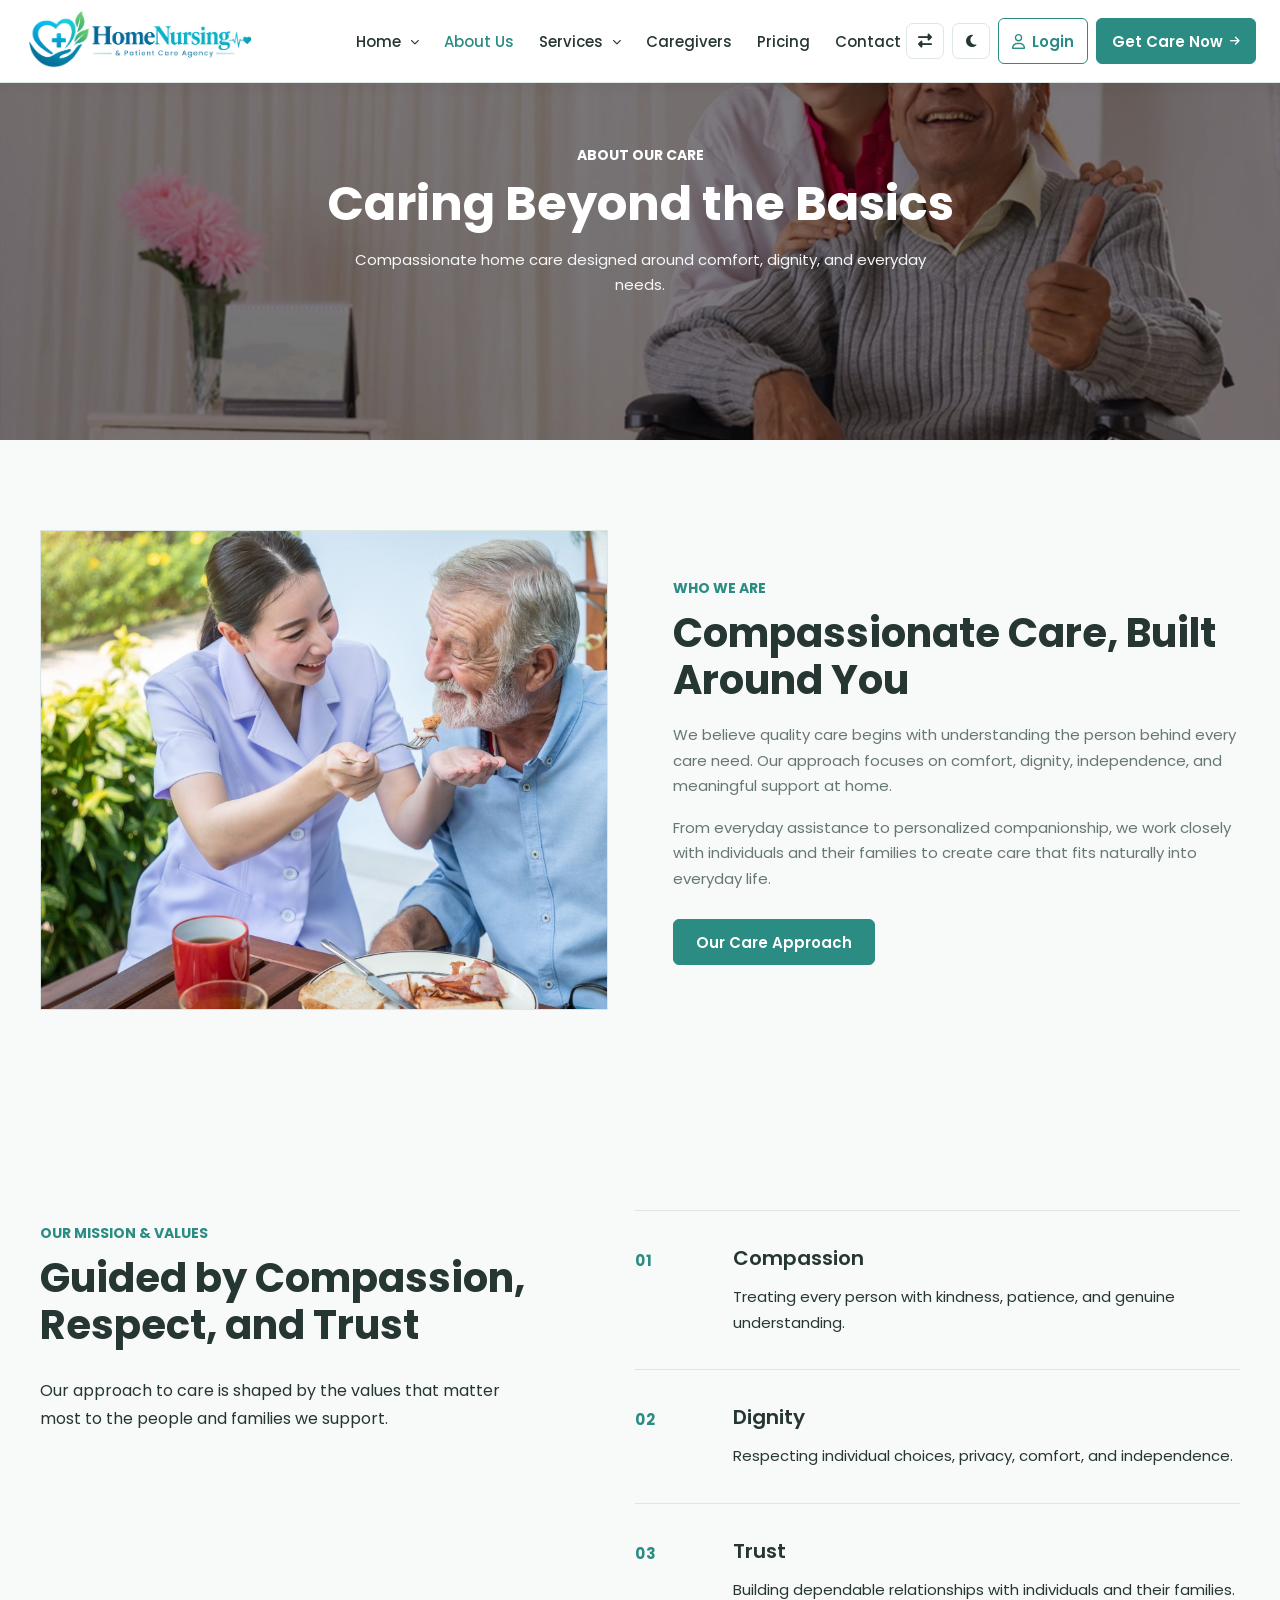
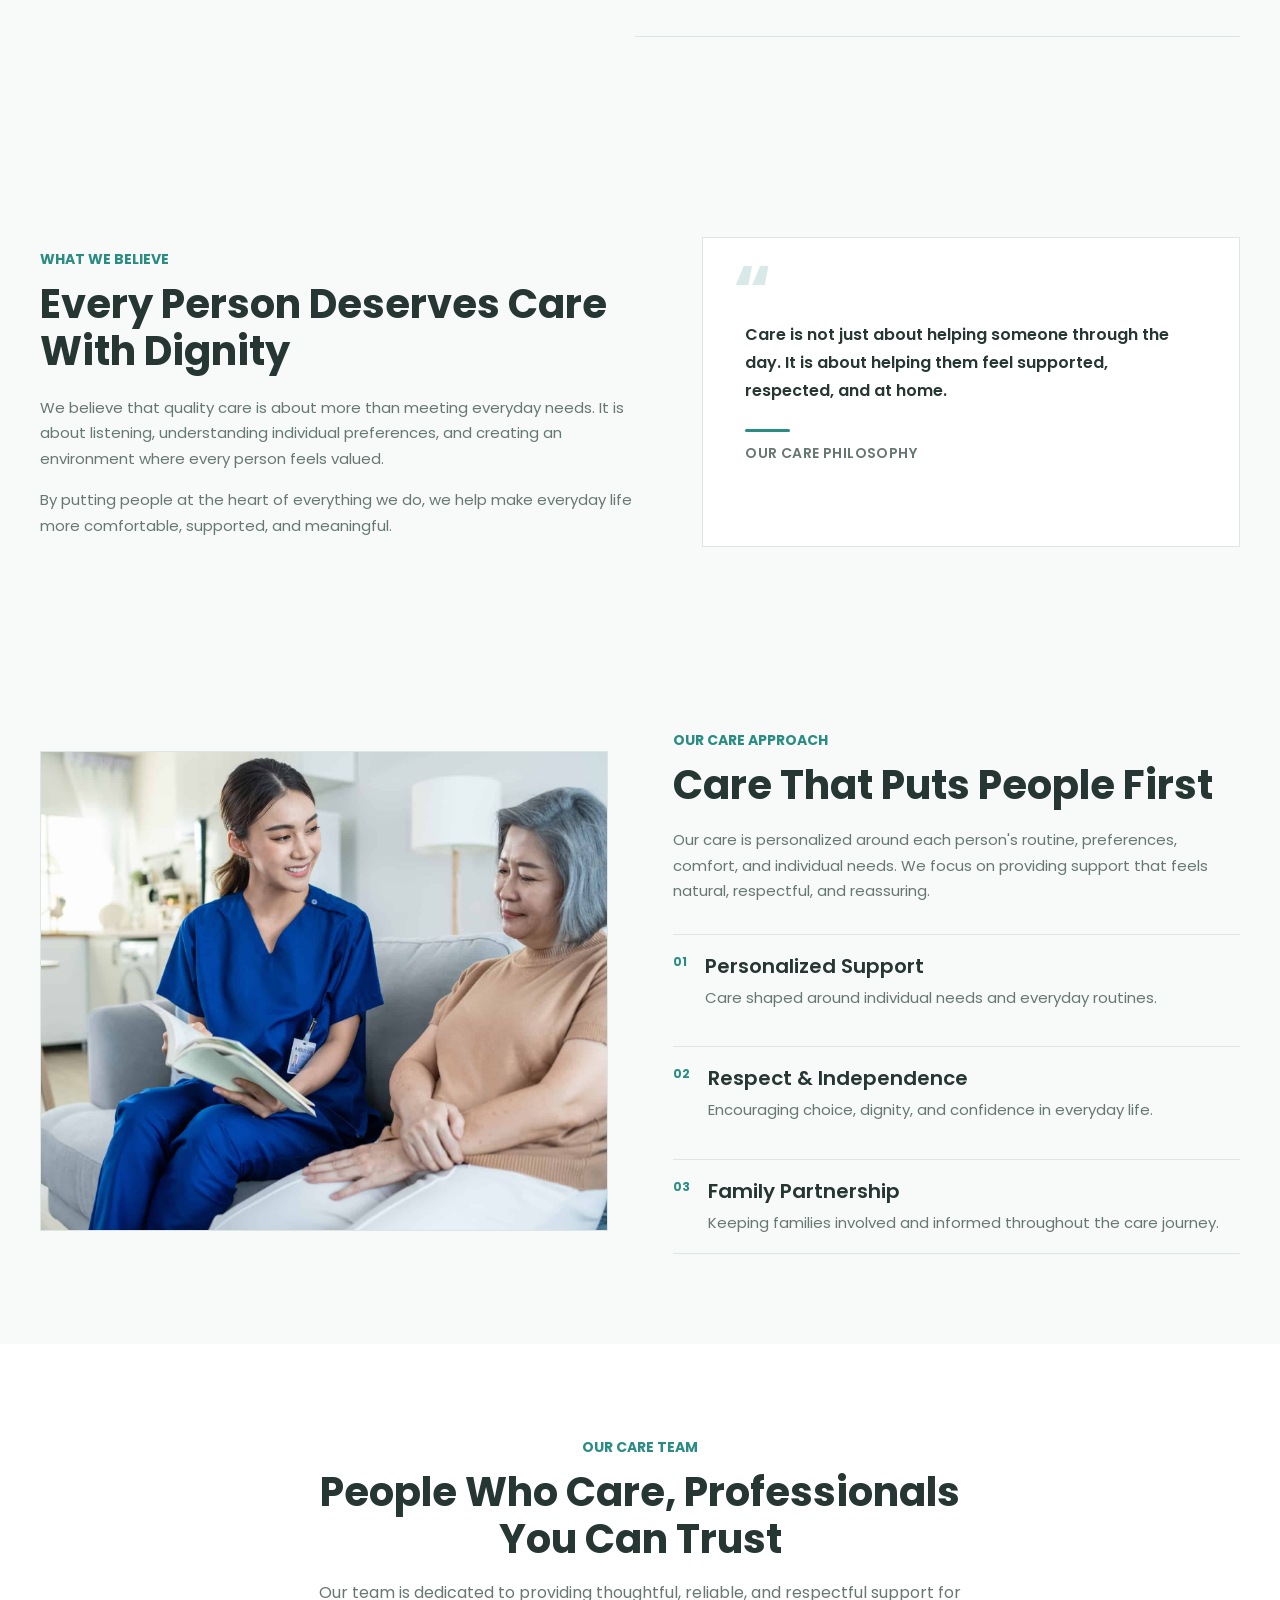
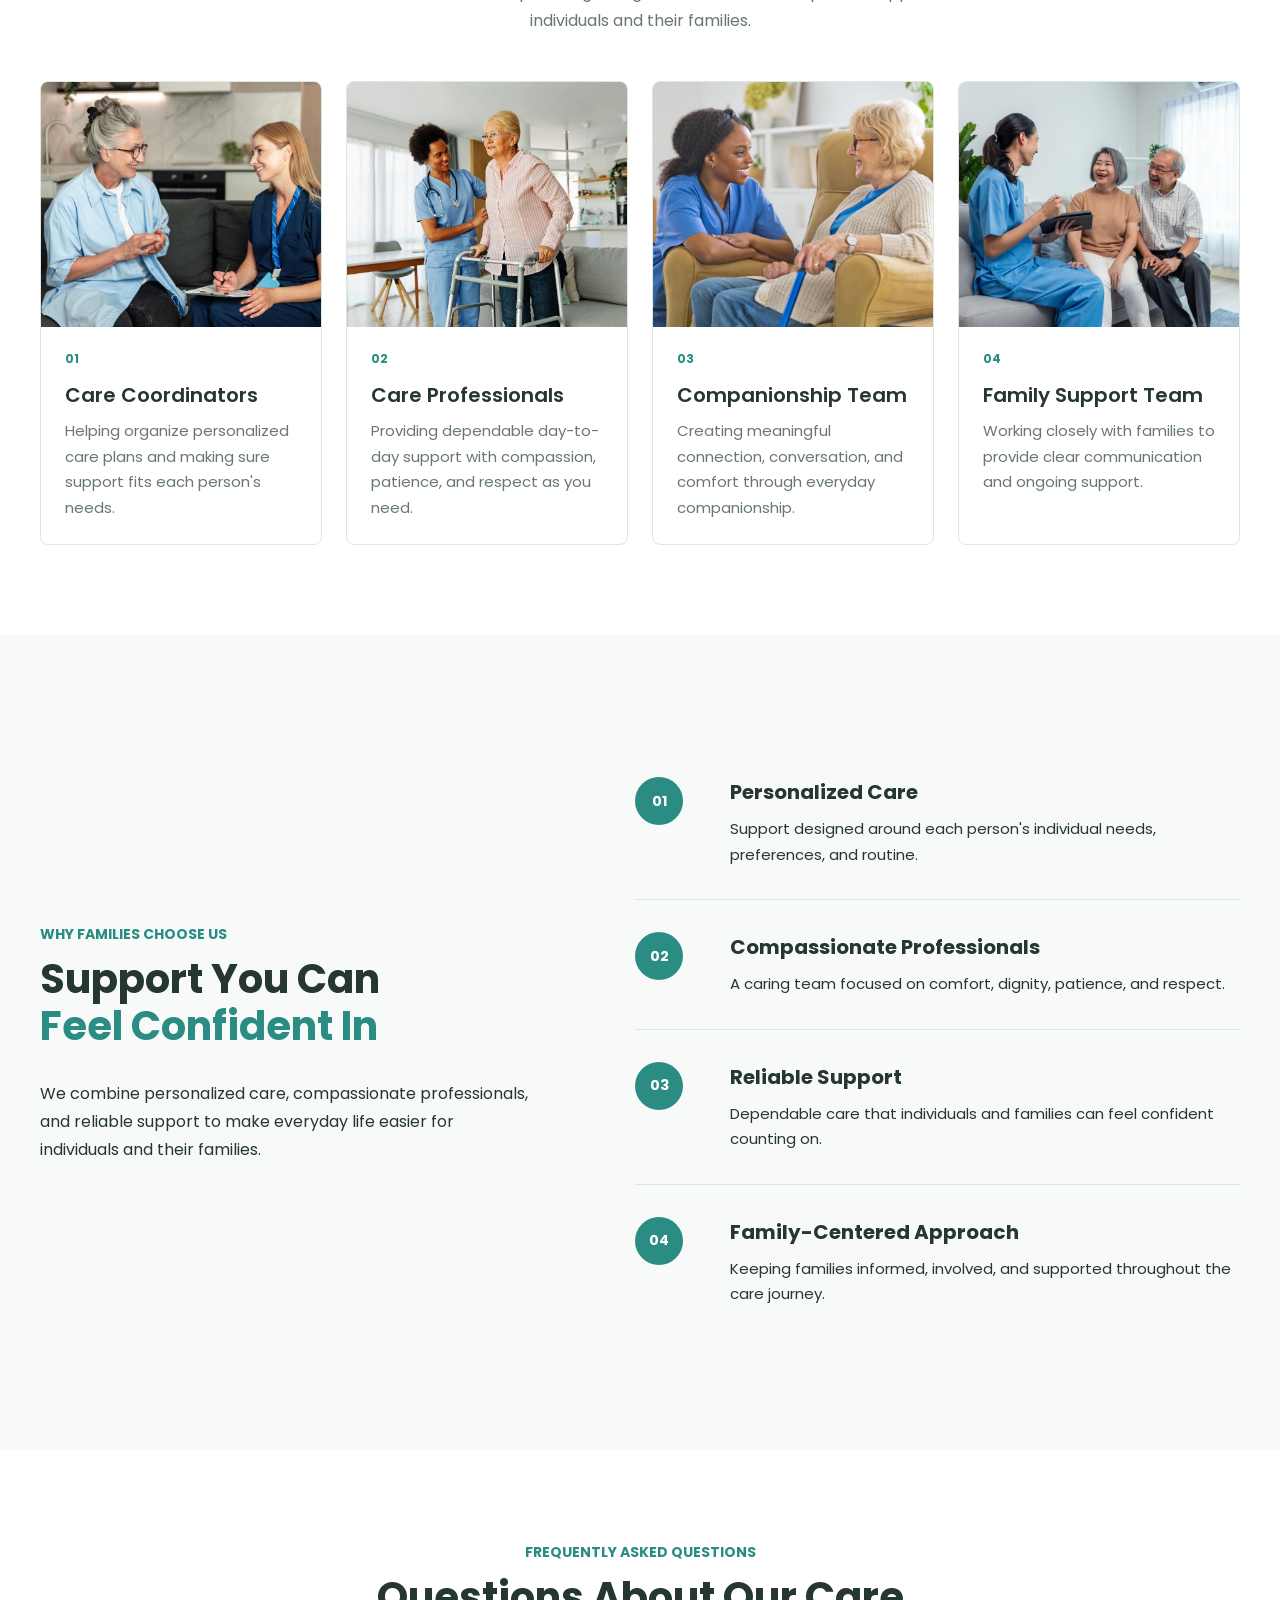
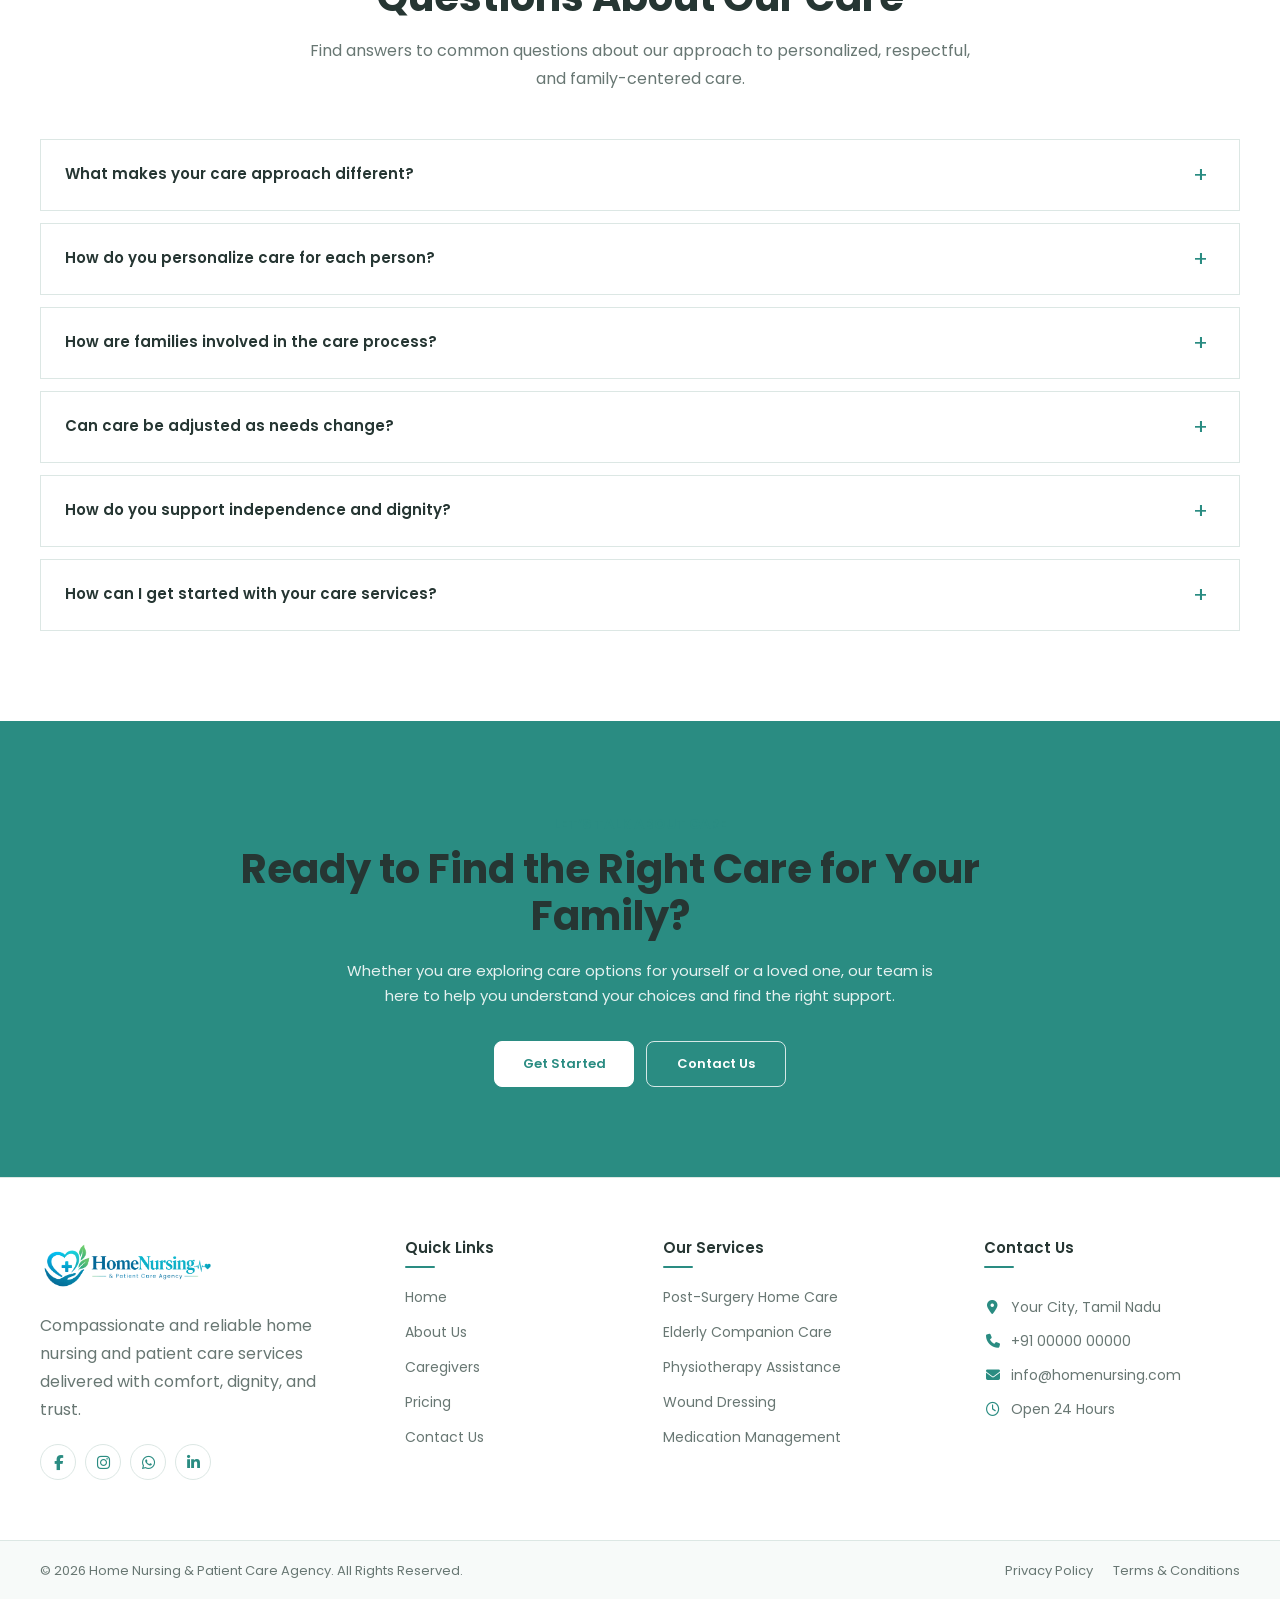
<file: about.html>
<!DOCTYPE html>

<html lang="en">

<head>
  <meta charset="UTF-8">
  <meta name="viewport" content="width=device-width, initial-scale=1.0">
  <title>CareNest | Compassionate Home Nursing & Healthcare</title>

  <!-- Favicon -->

  <link rel="icon" type="image/png" href="images/logo.png">

  <!-- Google Fonts -->

  <link rel="preconnect" href="https://fonts.googleapis.com">

<link rel="preconnect"
      href="https://fonts.gstatic.com"
      crossorigin>

<link href="https://fonts.googleapis.com/css2?family=Poppins:wght@400;500;600;700&display=swap"
      rel="stylesheet">

<link rel="stylesheet"
      href="https://cdnjs.cloudflare.com/ajax/libs/font-awesome/6.5.1/css/all.min.css">


  <!-- CSS -->

  <link rel="stylesheet" href="css/style.css">
  <link rel="stylesheet" href="css/responsive.css">
</head>

<body>
    <!-- =========================================================
     SITE 8 - HOME NURSING & PATIENT CARE AGENCY
     HEADER
========================================================= -->

<header class="site-header" id="siteHeader">

    <div class="header-container">

        <!-- =========================
             LOGO
        ========================== -->
        <a href="index.html" class="site-logo" aria-label="Home Nursing & Patient Care Agency">

            <img
                src="images/logo.png"
                alt="Home Nursing & Patient Care Agency Logo"
                class="logo-image"
            >

        </a>


        <!-- =========================
             DESKTOP NAVIGATION
        ========================== -->
        <nav class="main-navigation" id="mainNavigation">

            <ul class="nav-list">

                <!-- HOME DROPDOWN -->
                <li class="nav-item has-dropdown">

                    <button
                        class="nav-link dropdown-toggle"
                        type="button"
                        aria-expanded="false"
                        aria-haspopup="true"
                    >
                        <span>Home</span>
                        <i class="fa-solid fa-chevron-down dropdown-icon"></i>
                    </button>

                    <ul class="dropdown-menu home-dropdown">

                        <li>
                            <a href="index.html" class="dropdown-link">
                                Home 1
                            </a>
                        </li>

                        <li>
                            <a href="home2.html" class="dropdown-link">
                                Home 2
                            </a>
                        </li>

                    </ul>

                </li>


                <!-- ABOUT US -->
                <li class="nav-item">

                    <a href="about.html" class="nav-link active">
                        About Us
                    </a>

                </li>


                <!-- SERVICES DROPDOWN -->
                <li class="nav-item has-dropdown">

                    <button
                        class="nav-link dropdown-toggle"
                        type="button"
                        aria-expanded="false"
                        aria-haspopup="true"
                    >
                        <span>Services</span>
                        <i class="fa-solid fa-chevron-down dropdown-icon"></i>
                    </button>

                    <ul class="dropdown-menu services-dropdown">

                        <li>
                            <a href="post-surgery.html" class="dropdown-link">
                                Post-Surgery Home Care
                            </a>
                        </li>

                        <li>
                            <a href="elderly-care.html" class="dropdown-link">
                                Elderly Companion Care
                            </a>
                        </li>

                        <li>
                            <a href="physiotherapy.html" class="dropdown-link">
                                Physiotherapy Assistance
                            </a>
                        </li>

                        <li>
                            <a href="wound-dressing.html" class="dropdown-link">
                                Wound Dressing
                            </a>
                        </li>

                        <li>
                            <a href="medication.html" class="dropdown-link">
                                Medication Management
                            </a>
                        </li>

                    </ul>

                </li>


                <!-- CAREGIVERS -->
                <li class="nav-item">

                    <a href="caregivers.html" class="nav-link">
                        Caregivers
                    </a>

                </li>


                <!-- PRICING -->
                <li class="nav-item">

                    <a href="pricing.html" class="nav-link">
                        Pricing
                    </a>

                </li>


                <!-- CONTACT -->
                <li class="nav-item">

                    <a href="contact.html" class="nav-link">
                        Contact Us
                    </a>

                </li>

            </ul>

        </nav>


        <!-- =========================
             HEADER ACTIONS
        ========================== -->
        <div class="header-actions">

            <!-- RTL BUTTON -->
            <button
                type="button"
                class="header-icon-button rtl-toggle"
                id="rtlToggle"
                aria-label="Toggle RTL direction"
                title="Toggle RTL"
            >
                <i class="fa-solid fa-right-left"></i>
            </button>


            <!-- DARK MODE -->
            <button
                type="button"
                class="header-icon-button theme-toggle"
                id="themeToggle"
                aria-label="Toggle dark mode"
                title="Toggle dark mode"
            >
                <i class="fa-solid fa-moon theme-icon"></i>
            </button>


            <!-- LOGIN -->
            <a href="login.html" class="login-button">
                <i class="fa-regular fa-user"></i>
                <span>Login</span>
            </a>


            <!-- GET CARE NOW -->
            <a href="carenow.html" class="care-button">
                <span>Get Care Now</span>
                <i class="fa-solid fa-arrow-right"></i>
            </a>

        </div>


        <!-- =========================
             MOBILE HAMBURGER
        ========================== -->
        <button
            type="button"
            class="hamburger-button"
            id="hamburgerButton"
            aria-label="Open navigation menu"
            aria-expanded="false"
            aria-controls="mobileMenu"
        >

            <span class="hamburger-line"></span>
            <span class="hamburger-line"></span>
            <span class="hamburger-line"></span>

        </button>

    </div>


    <!-- =====================================================
         MOBILE NAVIGATION
    ====================================================== -->
    <div class="mobile-menu" id="mobileMenu">

        <div class="mobile-menu-inner">

            <!-- MOBILE NAVIGATION -->
            <nav class="mobile-navigation">

                <ul class="mobile-nav-list">

                    <!-- MOBILE HOME DROPDOWN -->
                    <li class="mobile-nav-item mobile-has-dropdown">

                        <button
                            type="button"
                            class="mobile-nav-link mobile-dropdown-toggle"
                            aria-expanded="false"
                        >

                            <span>Home</span>

                            <i class="fa-solid fa-chevron-down"></i>

                        </button>


                        <ul class="mobile-dropdown-menu">

                            <li>
                                <a href="index.html" class="mobile-dropdown-link">
                                    Home 1
                                </a>
                            </li>

                            <li>
                                <a href="home2.html" class="mobile-dropdown-link">
                                    Home 2
                                </a>
                            </li>

                        </ul>

                    </li>


                    <!-- ABOUT -->
                    <li class="mobile-nav-item">

                        <a href="about.html" class="mobile-nav-link active">
                            About Us
                        </a>

                    </li>


                    <!-- MOBILE SERVICES DROPDOWN -->
                    <li class="mobile-nav-item mobile-has-dropdown">

                        <button
                            type="button"
                            class="mobile-nav-link mobile-dropdown-toggle"
                            aria-expanded="false"
                        >

                            <span>Services</span>

                            <i class="fa-solid fa-chevron-down"></i>

                        </button>


                        <ul class="mobile-dropdown-menu">

                            <li>
                                <a
                                    href="post-surgery.html"
                                    class="mobile-dropdown-link"
                                >
                                    Post-Surgery Home Care
                                </a>
                            </li>

                            <li>
                                <a
                                    href="elderly-care.html"
                                    class="mobile-dropdown-link"
                                >
                                    Elderly Companion Care
                                </a>
                            </li>

                            <li>
                                <a
                                    href="physiotherapy.html"
                                    class="mobile-dropdown-link"
                                >
                                    Physiotherapy Assistance
                                </a>
                            </li>

                            <li>
                                <a
                                    href="wound-dressing.html"
                                    class="mobile-dropdown-link"
                                >
                                    Wound Dressing
                                </a>
                            </li>

                            <li>
                                <a
                                    href="medication.html"
                                    class="mobile-dropdown-link"
                                >
                                    Medication Management
                                </a>
                            </li>

                        </ul>

                    </li>


                    <!-- CAREGIVERS -->
                    <li class="mobile-nav-item">

                        <a href="caregivers.html" class="mobile-nav-link">
                            Caregivers
                        </a>

                    </li>


                    <!-- PRICING -->
                    <li class="mobile-nav-item">

                        <a href="pricing.html" class="mobile-nav-link">
                            Pricing
                        </a>

                    </li>


                    <!-- CONTACT -->
                    <li class="mobile-nav-item">

                        <a href="contact.html" class="mobile-nav-link">
                            Contact Us
                        </a>

                    </li>

                </ul>

            </nav>


            <!-- =============================================
                 MOBILE ACTIONS
            ============================================== -->
            <div class="mobile-header-actions">

                <!-- RTL -->
                <button
                    type="button"
                    class="mobile-action-button rtl-toggle"
                    id="mobileRtlToggle"
                >
                    <i class="fa-solid fa-right-left"></i>
                </button>


                <!-- DARK MODE -->
                <button
                    type="button"
                    class="mobile-action-button theme-toggle"
                    id="mobileThemeToggle"
                >
                    <i class="fa-solid fa-moon theme-icon"></i>
                    <span>Dark Mode</span>
                </button>


                <!-- LOGIN -->
                <a href="login.html" class="mobile-login-button">

                    <i class="fa-regular fa-user"></i>
                    <span>Login</span>

                </a>


                <!-- GET CARE NOW -->
                <a href="carenow.html" class="mobile-care-button">

                    <span>Get Care Now</span>

                    <i class="fa-solid fa-arrow-right"></i>

                </a>

            </div>

        </div>

    </div>

</header>
<!-- =========================================================
     ABOUT US - HERO
     PART 1: HTML
========================================================= -->

<section class="about-hero-section">

    <div class="about-hero-overlay"></div>

    <div class="about-hero-container">

        <div class="about-hero-content">

            <span class="about-hero-subtitle">
                About Our Care
            </span>

            <h1 class="about-hero-title">
                Caring Beyond the Basics
            </h1>

            <p class="about-hero-description">
                Compassionate home care designed around
                comfort, dignity, and everyday needs.
            </p>

        </div>

    </div>

</section>
<!-- =========================================================
     ABOUT US - WHO WE ARE
     PART 1: HTML
========================================================= -->

<section class="about-who-we-are-section" id="whoWeAre">

    <div class="about-who-we-are-container">

        <!-- =================================================
             IMAGE
        ================================================== -->

        <div class="about-who-we-are-image">

            <img
                src="images/about-who-we-are.jpg"
                alt="Caregiver providing compassionate care at home"
                loading="lazy"
            >

        </div>


        <!-- =================================================
             CONTENT
        ================================================== -->

        <div class="about-who-we-are-content">

            <span class="about-who-we-are-subtitle">
                Who We Are
            </span>

            <h2 class="about-who-we-are-title">
                Compassionate Care, Built Around You
            </h2>

            <p class="about-who-we-are-description">
                We believe quality care begins with understanding
                the person behind every care need. Our approach
                focuses on comfort, dignity, independence, and
                meaningful support at home.
            </p>

            <p class="about-who-we-are-description">
                From everyday assistance to personalized
                companionship, we work closely with individuals
                and their families to create care that fits
                naturally into everyday life.
            </p>


            <!-- =================================================
                 BUTTON
            ================================================== -->

            <a
                href="#careApproach"
                class="about-who-we-are-btn"
            >
                Our Care Approach
            </a>

        </div>

    </div>

</section>
<!-- =========================================================
     ABOUT US - OUR MISSION & VALUES
     MODERN EDITORIAL LAYOUT
========================================================= -->

<section class="about-mission-values-section" id="missionValues">

    <div class="about-mission-values-container">

        <!-- LEFT INTRO -->
        <div class="about-mission-values-header">

            <span class="about-mission-values-subtitle">
                Our Mission & Values
            </span>

            <h2 class="about-mission-values-title">
                Guided by Compassion,
                Respect, and Trust
            </h2>

            <p class="about-mission-values-description">
                Our approach to care is shaped by the values
                that matter most to the people and families
                we support.
            </p>

        </div>


        <!-- RIGHT VALUES -->
        <div class="about-mission-values-list">


            <!-- VALUE 01 -->
            <article class="about-mission-value-item">

                <span class="about-mission-value-number">
                    01
                </span>

                <div class="about-mission-value-content">

                    <h3 class="about-mission-value-title">
                        Compassion
                    </h3>

                    <p class="about-mission-value-text">
                        Treating every person with kindness,
                        patience, and genuine understanding.
                    </p>

                </div>

            </article>


            <!-- VALUE 02 -->
            <article class="about-mission-value-item">

                <span class="about-mission-value-number">
                    02
                </span>

                <div class="about-mission-value-content">

                    <h3 class="about-mission-value-title">
                        Dignity
                    </h3>

                    <p class="about-mission-value-text">
                        Respecting individual choices, privacy,
                        comfort, and independence.
                    </p>

                </div>

            </article>


            <!-- VALUE 03 -->
            <article class="about-mission-value-item">

                <span class="about-mission-value-number">
                    03
                </span>

                <div class="about-mission-value-content">

                    <h3 class="about-mission-value-title">
                        Trust
                    </h3>

                    <p class="about-mission-value-text">
                        Building dependable relationships with
                        individuals and their families.
                    </p>

                </div>

            </article>

        </div>

    </div>

</section>
<!-- =========================================================
     ABOUT US - WHAT WE BELIEVE
     PART 1: HTML
========================================================= -->

<section class="about-believe-section" id="whatWeBelieve">

    <div class="about-believe-container">

        <!-- =================================================
             LEFT CONTENT
        ================================================== -->

        <div class="about-believe-content">

            <span class="about-believe-subtitle">
                What We Believe
            </span>

            <h2 class="about-believe-title">
                Every Person Deserves Care With Dignity
            </h2>

            <p class="about-believe-description">
                We believe that quality care is about more than
                meeting everyday needs. It is about listening,
                understanding individual preferences, and creating
                an environment where every person feels valued.
            </p>

            <p class="about-believe-description">
                By putting people at the heart of everything we do,
                we help make everyday life more comfortable,
                supported, and meaningful.
            </p>

        </div>


        <!-- =================================================
             RIGHT HIGHLIGHT
        ================================================== -->

        <div class="about-believe-highlight">

            <span class="about-believe-highlight-mark">
                “
            </span>

            <p class="about-believe-highlight-text">
                Care is not just about helping someone through
                the day. It is about helping them feel supported,
                respected, and at home.
            </p>

            <span class="about-believe-highlight-line"></span>

            <span class="about-believe-highlight-label">
                Our Care Philosophy
            </span>

        </div>

    </div>

</section>
<!-- =========================================================
     ABOUT US - OUR CARE APPROACH
     PART 1: HTML
========================================================= -->

<section class="about-care-approach-section" id="careApproach">

    <div class="about-care-approach-container">

        <!-- =================================================
             IMAGE
        ================================================== -->

        <div class="about-care-approach-image">

            <img
                src="images/about-care-approach.jpg"
                alt="Caregiver supporting an elderly person at home"
                loading="lazy"
            >

        </div>


        <!-- =================================================
             CONTENT
        ================================================== -->

        <div class="about-care-approach-content">

            <span class="about-care-approach-subtitle">
                Our Care Approach
            </span>

            <h2 class="about-care-approach-title">
                Care That Puts People First
            </h2>

            <p class="about-care-approach-description">
                Our care is personalized around each person's
                routine, preferences, comfort, and individual
                needs. We focus on providing support that feels
                natural, respectful, and reassuring.
            </p>


            <!-- =================================================
                 CARE POINTS
            ================================================== -->

            <div class="about-care-approach-points">


                <!-- POINT 01 -->

                <div class="about-care-approach-point">

                    <span class="about-care-approach-point-number">
                        01
                    </span>

                    <div class="about-care-approach-point-content">

                        <h3>
                            Personalized Support
                        </h3>

                        <p>
                            Care shaped around individual needs
                            and everyday routines.
                        </p>

                    </div>

                </div>


                <!-- POINT 02 -->

                <div class="about-care-approach-point">

                    <span class="about-care-approach-point-number">
                        02
                    </span>

                    <div class="about-care-approach-point-content">

                        <h3>
                            Respect & Independence
                        </h3>

                        <p>
                            Encouraging choice, dignity, and
                            confidence in everyday life.
                        </p>

                    </div>

                </div>


                <!-- POINT 03 -->

                <div class="about-care-approach-point">

                    <span class="about-care-approach-point-number">
                        03
                    </span>

                    <div class="about-care-approach-point-content">

                        <h3>
                            Family Partnership
                        </h3>

                        <p>
                            Keeping families involved and
                            informed throughout the care journey.
                        </p>

                    </div>

                </div>

            </div>

        </div>

    </div>

</section>
<!-- =========================================================
     ABOUT US - OUR CARE TEAM
     PART 1: HTML
========================================================= -->

<section class="about-care-team-section" id="careTeam">

    <div class="about-care-team-container">

        <!-- =================================================
             SECTION HEADER
        ================================================== -->

        <div class="about-care-team-header">

            <span class="about-care-team-subtitle">
                Our Care Team
            </span>

            <h2 class="about-care-team-title">
                People Who Care, Professionals You Can Trust
            </h2>

            <p class="about-care-team-description">
                Our team is dedicated to providing thoughtful,
                reliable, and respectful support for individuals
                and their families.
            </p>

        </div>


        <!-- =================================================
             TEAM GRID
        ================================================== -->

        <div class="about-care-team-grid">


            <!-- =================================================
                 CARD 01
            ================================================== -->

            <article class="about-care-team-card">

                <div class="about-care-team-image">

                    <img
                        src="images/care-coordinator.jpg"
                        alt="Care coordinator"
                        loading="lazy"
                    >

                </div>

                <div class="about-care-team-card-content">

                    <span class="about-care-team-number">
                        01
                    </span>

                    <h3>
                        Care Coordinators
                    </h3>

                    <p>
                        Helping organize personalized care plans
                        and making sure support fits each person's
                        needs.
                    </p>

                </div>

            </article>


            <!-- =================================================
                 CARD 02
            ================================================== -->

            <article class="about-care-team-card">

                <div class="about-care-team-image">

                    <img
                        src="images/home-care-professional.jpg"
                        alt="Home care professional"
                        loading="lazy"
                    >

                </div>

                <div class="about-care-team-card-content">

                    <span class="about-care-team-number">
                        02
                    </span>

                    <h3>
                        Care Professionals
                    </h3>

                    <p>
                        Providing dependable day-to-day support
                        with compassion, patience, and respect as you need.
                    </p>

                </div>

            </article>


            <!-- =================================================
                 CARD 03
            ================================================== -->

            <article class="about-care-team-card">

                <div class="about-care-team-image">

                    <img
                        src="images/companionship-team.jpg"
                        alt="Companionship care team"
                        loading="lazy"
                    >

                </div>

                <div class="about-care-team-card-content">

                    <span class="about-care-team-number">
                        03
                    </span>

                    <h3>
                        Companionship Team
                    </h3>

                    <p>
                        Creating meaningful connection, conversation,
                        and comfort through everyday companionship.
                    </p>

                </div>

            </article>


            <!-- =================================================
                 CARD 04
            ================================================== -->

            <article class="about-care-team-card">

                <div class="about-care-team-image">

                    <img
                        src="images/family-support-team.jpg"
                        alt="Family support team"
                        loading="lazy"
                    >

                </div>

                <div class="about-care-team-card-content">

                    <span class="about-care-team-number">
                        04
                    </span>

                    <h3>
                        Family Support Team
                    </h3>

                    <p>
                        Working closely with families to provide
                        clear communication and ongoing support.
                    </p>

                </div>

            </article>

        </div>

    </div>

</section>
<!-- =========================================================
     ABOUT US - WHY FAMILIES CHOOSE US
     PART 1: HTML
========================================================= -->

<section class="about-why-choose-section" id="whyChooseUs">

    <div class="about-why-choose-container">

        <!-- =================================================
             LEFT CONTENT
        ================================================== -->

        <div class="about-why-choose-intro">

            <span class="about-why-choose-subtitle">
                WHY FAMILIES CHOOSE US
            </span>

            <h2 class="about-why-choose-title">
                Support You Can
                <span>Feel Confident In</span>
            </h2>

            <p class="about-why-choose-description">
                We combine personalized care, compassionate
                professionals, and reliable support to make
                everyday life easier for individuals and their
                families.
            </p>

        </div>


        <!-- =================================================
             RIGHT BENEFITS
        ================================================== -->

        <div class="about-why-choose-list">


            <!-- BENEFIT 01 -->

            <article class="about-why-choose-item">

                <div class="about-why-choose-number">
                    01
                </div>

                <div class="about-why-choose-item-content">

                    <h3>
                        Personalized Care
                    </h3>

                    <p>
                        Support designed around each person's
                        individual needs, preferences, and routine.
                    </p>

                </div>

            </article>


            <!-- BENEFIT 02 -->

            <article class="about-why-choose-item">

                <div class="about-why-choose-number">
                    02
                </div>

                <div class="about-why-choose-item-content">

                    <h3>
                        Compassionate Professionals
                    </h3>

                    <p>
                        A caring team focused on comfort,
                        dignity, patience, and respect.
                    </p>

                </div>

            </article>


            <!-- BENEFIT 03 -->

            <article class="about-why-choose-item">

                <div class="about-why-choose-number">
                    03
                </div>

                <div class="about-why-choose-item-content">

                    <h3>
                        Reliable Support
                    </h3>

                    <p>
                        Dependable care that individuals and
                        families can feel confident counting on.
                    </p>

                </div>

            </article>


            <!-- BENEFIT 04 -->

            <article class="about-why-choose-item">

                <div class="about-why-choose-number">
                    04
                </div>

                <div class="about-why-choose-item-content">

                    <h3>
                        Family-Centered Approach
                    </h3>

                    <p>
                        Keeping families informed, involved,
                        and supported throughout the care journey.
                    </p>

                </div>

            </article>

        </div>

    </div>

</section>
<!-- =========================================================
     ABOUT US - FAQ
     PART 1: HTML
========================================================= -->

<section class="about-faq-section" id="aboutFaq">

    <div class="about-faq-container">

        <!-- =================================================
             SECTION HEADER
        ================================================== -->

        <div class="about-faq-header">

            <span class="about-faq-subtitle">
                Frequently Asked Questions
            </span>

            <h2 class="about-faq-title">
                Questions About Our Care
            </h2>

            <p class="about-faq-description">
                Find answers to common questions about our
                approach to personalized, respectful, and
                family-centered care.
            </p>

        </div>


        <!-- =================================================
             FAQ LIST
        ================================================== -->

        <div class="about-faq-list">


            <!-- FAQ 01 -->

            <div class="about-faq-item">

                <button
                    class="about-faq-question"
                    type="button"
                    aria-expanded="false"
                >

                    <span>
                        What makes your care approach different?
                    </span>

                    <span class="about-faq-icon">
                        +
                    </span>

                </button>

                <div class="about-faq-answer">

                    <p>
                        We focus on person-centered care that
                        respects individual routines, preferences,
                        comfort, and dignity while keeping families
                        involved.
                    </p>

                </div>

            </div>


            <!-- FAQ 02 -->

            <div class="about-faq-item">

                <button
                    class="about-faq-question"
                    type="button"
                    aria-expanded="false"
                >

                    <span>
                        How do you personalize care for each person?
                    </span>

                    <span class="about-faq-icon">
                        +
                    </span>

                </button>

                <div class="about-faq-answer">

                    <p>
                        We take time to understand each person's
                        needs, preferences, daily routine, and level
                        of support so care can be shaped around them.
                    </p>

                </div>

            </div>


            <!-- FAQ 03 -->

            <div class="about-faq-item">

                <button
                    class="about-faq-question"
                    type="button"
                    aria-expanded="false"
                >

                    <span>
                        How are families involved in the care process?
                    </span>

                    <span class="about-faq-icon">
                        +
                    </span>

                </button>

                <div class="about-faq-answer">

                    <p>
                        We maintain clear communication with families
                        and encourage them to remain involved and
                        informed throughout the care journey.
                    </p>

                </div>

            </div>


            <!-- FAQ 04 -->

            <div class="about-faq-item">

                <button
                    class="about-faq-question"
                    type="button"
                    aria-expanded="false"
                >

                    <span>
                        Can care be adjusted as needs change?
                    </span>

                    <span class="about-faq-icon">
                        +
                    </span>

                </button>

                <div class="about-faq-answer">

                    <p>
                        Care can be reviewed and adapted when
                        circumstances, routines, or support needs
                        change.
                    </p>

                </div>

            </div>


            <!-- FAQ 05 -->

            <div class="about-faq-item">

                <button
                    class="about-faq-question"
                    type="button"
                    aria-expanded="false"
                >

                    <span>
                        How do you support independence and dignity?
                    </span>

                    <span class="about-faq-icon">
                        +
                    </span>

                </button>

                <div class="about-faq-answer">

                    <p>
                        We encourage individuals to make choices,
                        maintain their routines, and participate in
                        everyday activities whenever possible.
                    </p>

                </div>

            </div>


            <!-- FAQ 06 -->

            <div class="about-faq-item">

                <button
                    class="about-faq-question"
                    type="button"
                    aria-expanded="false"
                >

                    <span>
                        How can I get started with your care services?
                    </span>

                    <span class="about-faq-icon">
                        +
                    </span>

                </button>

                <div class="about-faq-answer">

                    <p>
                        Contact our team to discuss your care needs,
                        ask questions, and learn about the support
                        options available for you or your family.
                    </p>

                </div>

            </div>

        </div>

    </div>

</section>
<!-- =========================================================
     ABOUT US - FINAL CTA
     PART 1: HTML
========================================================= -->

<section class="about-final-cta-section" id="aboutFinalCta">

    <div class="about-final-cta-container">

        <!-- =================================================
             CTA CONTENT
        ================================================== -->

        <div class="about-final-cta-content">

            <span class="about-final-cta-subtitle">
                Let’s Talk About Care
            </span>

            <h2 class="about-final-cta-title">
                Ready to Find the Right Care for Your Family?
            </h2>

            <p class="about-final-cta-description">
                Whether you are exploring care options for yourself
                or a loved one, our team is here to help you
                understand your choices and find the right support.
            </p>


            <!-- =================================================
                 CTA BUTTONS
            ================================================== -->

            <div class="about-final-cta-actions">

                <a
                    href="contact.html"
                    class="about-final-cta-primary"
                >
                    Get Started
                </a>

                <a
                    href="contact.html"
                    class="about-final-cta-secondary"
                >
                    Contact Us
                </a>

            </div>

        </div>

    </div>

</section>
<!-- =========================================================
     FOOTER
========================================================= -->

<footer class="site-footer">

    <div class="footer-container">

        <!-- =================================================
             FOOTER BRAND
        ================================================== -->

        <div class="footer-brand">

            <a href="index.html" class="footer-logo">
                <img
                    src="images/logo.png"
                    alt="Home Nursing & Patient Care Agency"
                >
            </a>

            <p class="footer-description">
                Compassionate and reliable home nursing and
                patient care services delivered with comfort,
                dignity, and trust.
            </p>

            <div class="footer-social">

                <a href="#" aria-label="Facebook">
                    <i class="fa-brands fa-facebook-f"></i>
                </a>

                <a href="#" aria-label="Instagram">
                    <i class="fa-brands fa-instagram"></i>
                </a>

                <a href="#" aria-label="WhatsApp">
                    <i class="fa-brands fa-whatsapp"></i>
                </a>

                <a href="#" aria-label="LinkedIn">
                    <i class="fa-brands fa-linkedin-in"></i>
                </a>

            </div>

        </div>


        <!-- =================================================
             QUICK LINKS
        ================================================== -->

        <div class="footer-column">

            <h3 class="footer-title">
                Quick Links
            </h3>

            <ul class="footer-links">

                <li>
                    <a href="index.html">Home</a>
                </li>

                <li>
                    <a href="about.html">About Us</a>
                </li>

                <li>
                    <a href="caregivers.html">Caregivers</a>
                </li>

                <li>
                    <a href="pricing.html">Pricing</a>
                </li>

                <li>
                    <a href="contact.html">Contact Us</a>
                </li>

            </ul>

        </div>


        <!-- =================================================
             OUR SERVICES
        ================================================== -->

        <div class="footer-column">

            <h3 class="footer-title">
                Our Services
            </h3>

            <ul class="footer-links">

                <li>
                    <a href="#">
                        Post-Surgery Home Care
                    </a>
                </li>

                <li>
                    <a href="#">
                        Elderly Companion Care
                    </a>
                </li>

                <li>
                    <a href="#">
                        Physiotherapy Assistance
                    </a>
                </li>

                <li>
                    <a href="#">
                        Wound Dressing
                    </a>
                </li>

                <li>
                    <a href="#">
                        Medication Management
                    </a>
                </li>

            </ul>

        </div>


        <!-- =================================================
             CONTACT INFORMATION
        ================================================== -->

        <div class="footer-column footer-contact">

            <h3 class="footer-title">
                Contact Us
            </h3>

            <div class="footer-contact-item">

                <i class="fa-solid fa-location-dot"></i>

                <span>
                    Your City, Tamil Nadu
                </span>

            </div>


            <div class="footer-contact-item">

                <i class="fa-solid fa-phone"></i>

                <a href="tel:+910000000000">
                    +91 00000 00000
                </a>

            </div>


            <div class="footer-contact-item">

                <i class="fa-solid fa-envelope"></i>

                <a href="mailto:info@homenursing.com">
                    info@homenursing.com
                </a>

            </div>


            <div class="footer-contact-item">

                <i class="fa-regular fa-clock"></i>

                <span>
                    Open 24 Hours
                </span>

            </div>

        </div>

    </div>


    <!-- =====================================================
         FOOTER BOTTOM
    ====================================================== -->

    <div class="footer-bottom">

        <div class="footer-bottom-container">

            <p>
                © 2026 Home Nursing & Patient Care Agency.
                All Rights Reserved.
            </p>

            <div class="footer-bottom-links">

                <a href="#">Privacy Policy</a>

                <a href="#">Terms & Conditions</a>

            </div>

        </div>

    </div>

</footer>


<!-- JS -->
<!-- Scroll To Top Button -->
<button class="scroll-top" id="scrollTop" aria-label="Scroll to top">
    <i class="fa-solid fa-arrow-up"></i>
</button>
<script>
/* =========================================================
   ABOUT US - FAQ ACCORDION
========================================================= */

document.addEventListener("DOMContentLoaded", function () {

    const faqItems = document.querySelectorAll(
        ".about-faq-item"
    );

    faqItems.forEach(function (item) {

        const question = item.querySelector(
            ".about-faq-question"
        );

        const icon = item.querySelector(
            ".about-faq-icon"
        );

        question.addEventListener("click", function () {

            const isOpen = item.classList.contains("active");

            /* Close all other FAQ items */
            faqItems.forEach(function (otherItem) {

                otherItem.classList.remove("active");

                const otherQuestion =
                    otherItem.querySelector(
                        ".about-faq-question"
                    );

                const otherIcon =
                    otherItem.querySelector(
                        ".about-faq-icon"
                    );

                otherQuestion.setAttribute(
                    "aria-expanded",
                    "false"
                );

                otherIcon.textContent = "+";

            });


            /* Open selected item */
            if (!isOpen) {

                item.classList.add("active");

                question.setAttribute(
                    "aria-expanded",
                    "true"
                );

                icon.textContent = "−";

            }

        });

    });

});
</script>
  <script src="js/script.js"></script>

</body>
</html>
</file>
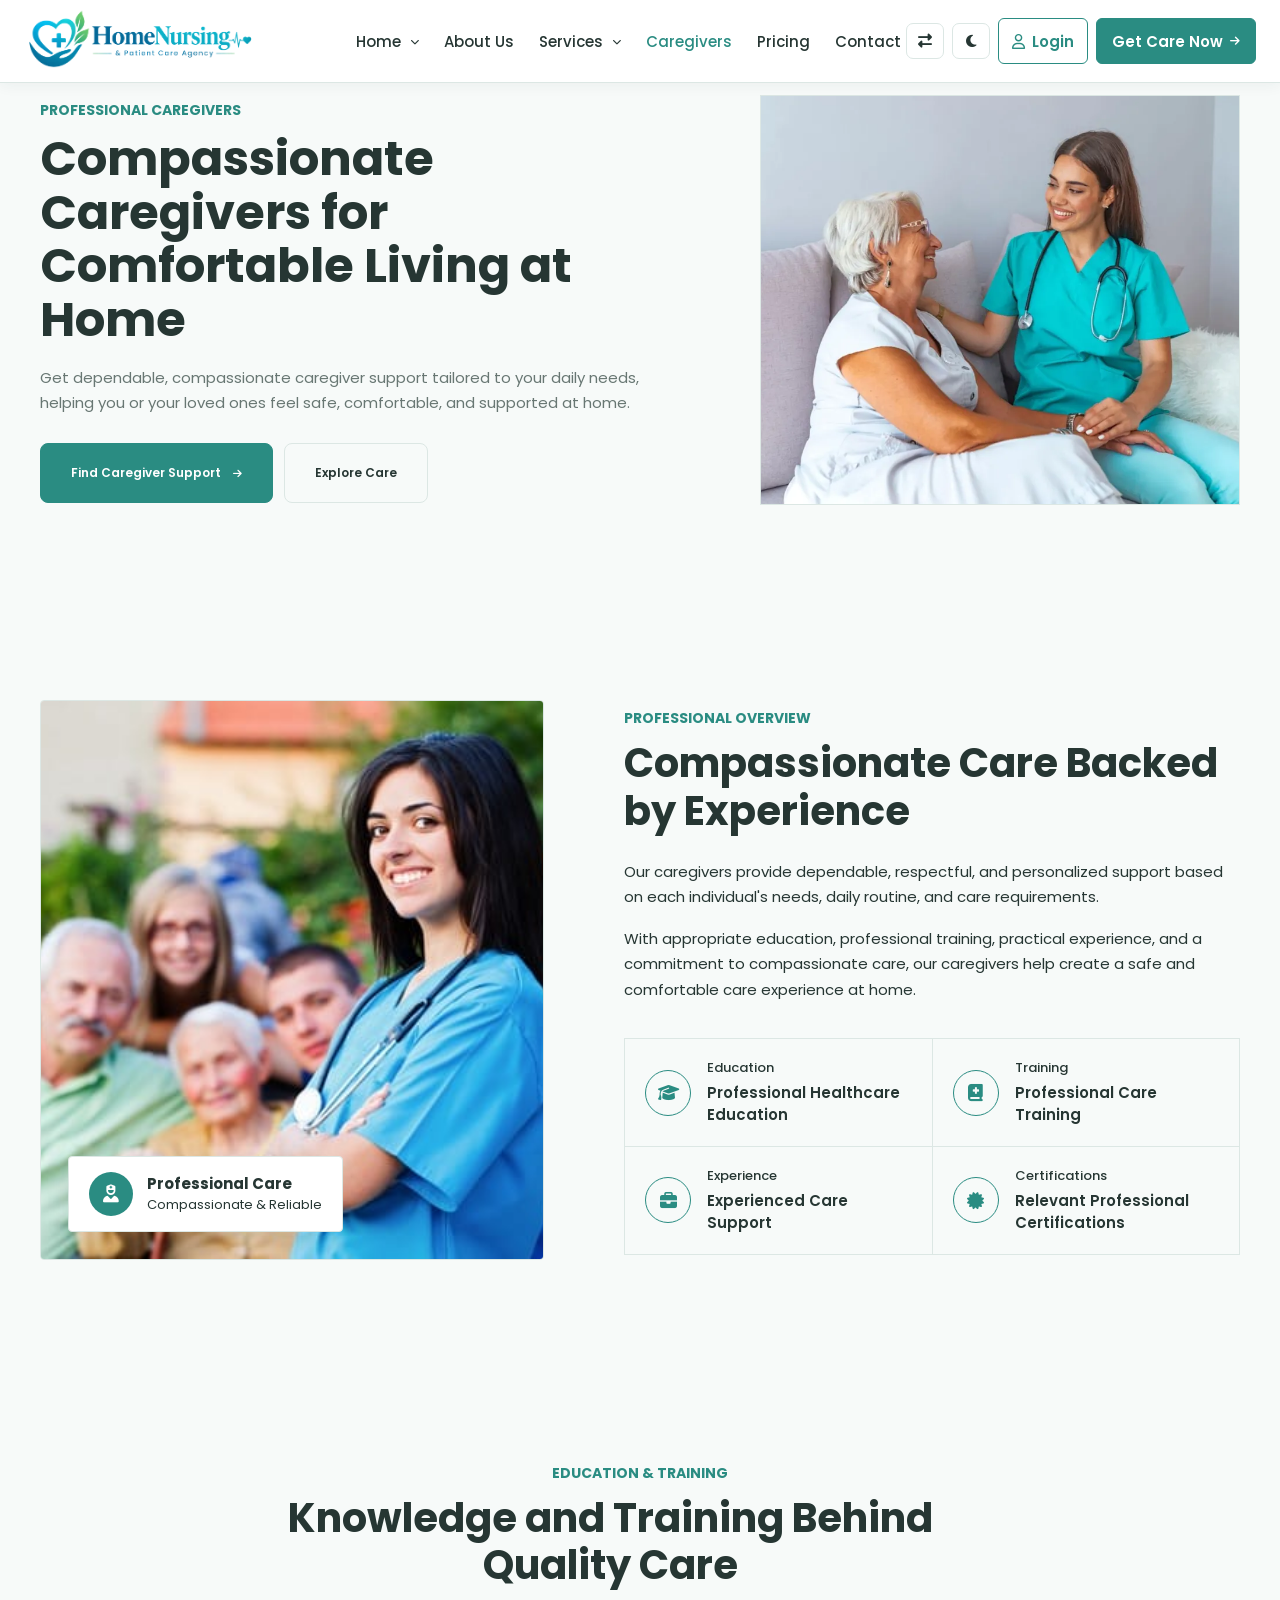
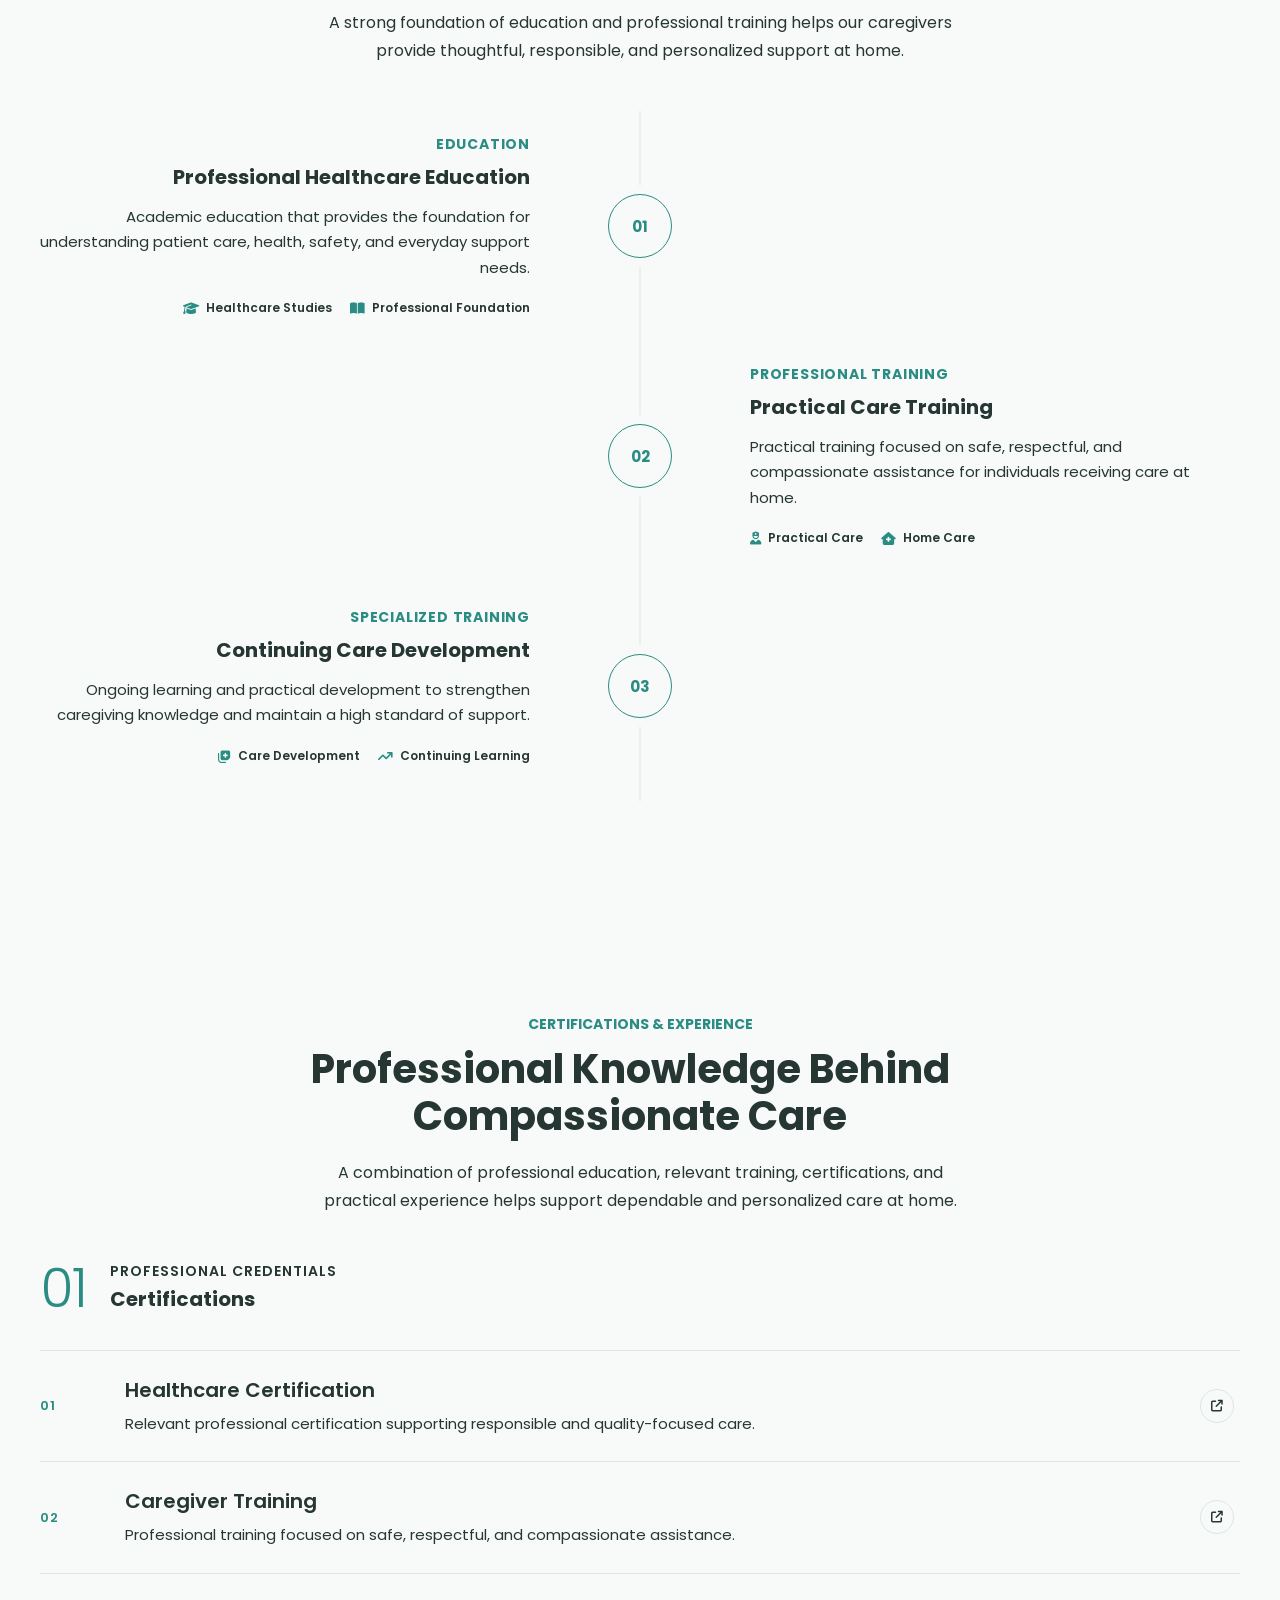
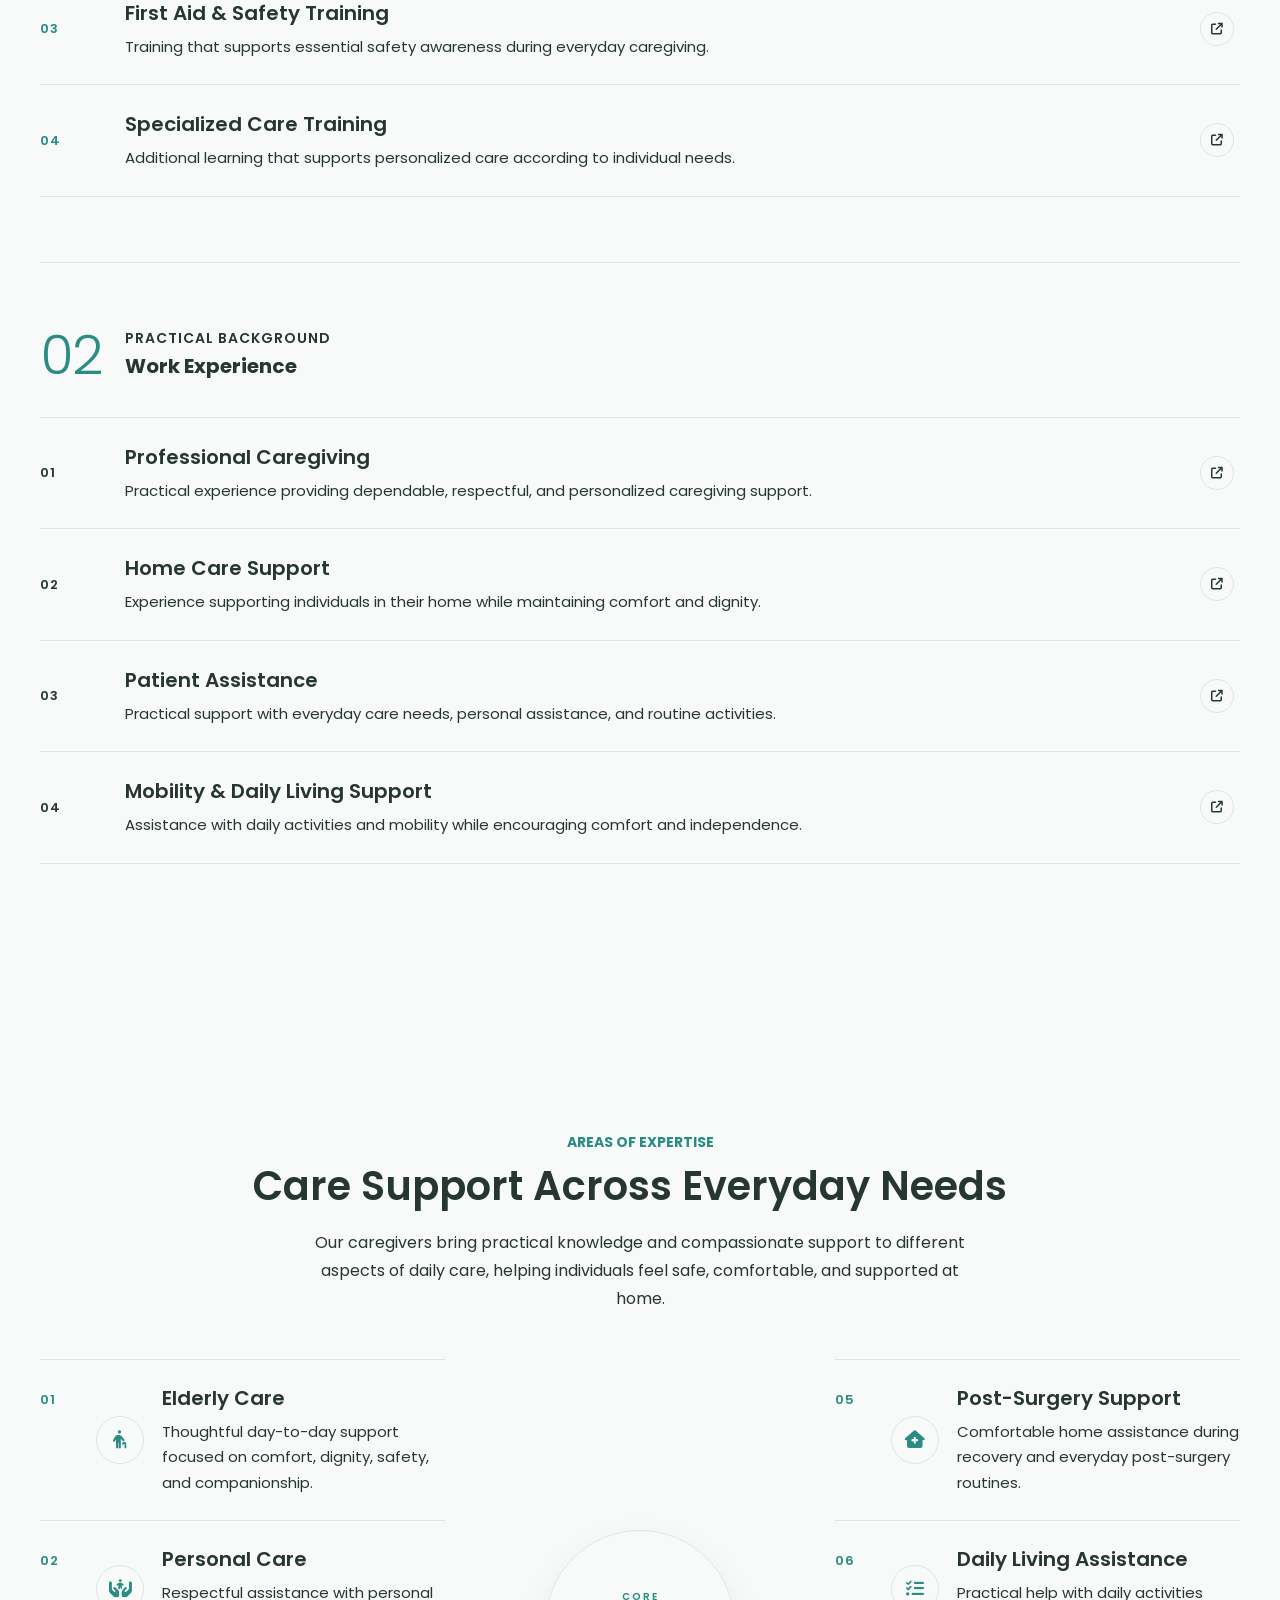
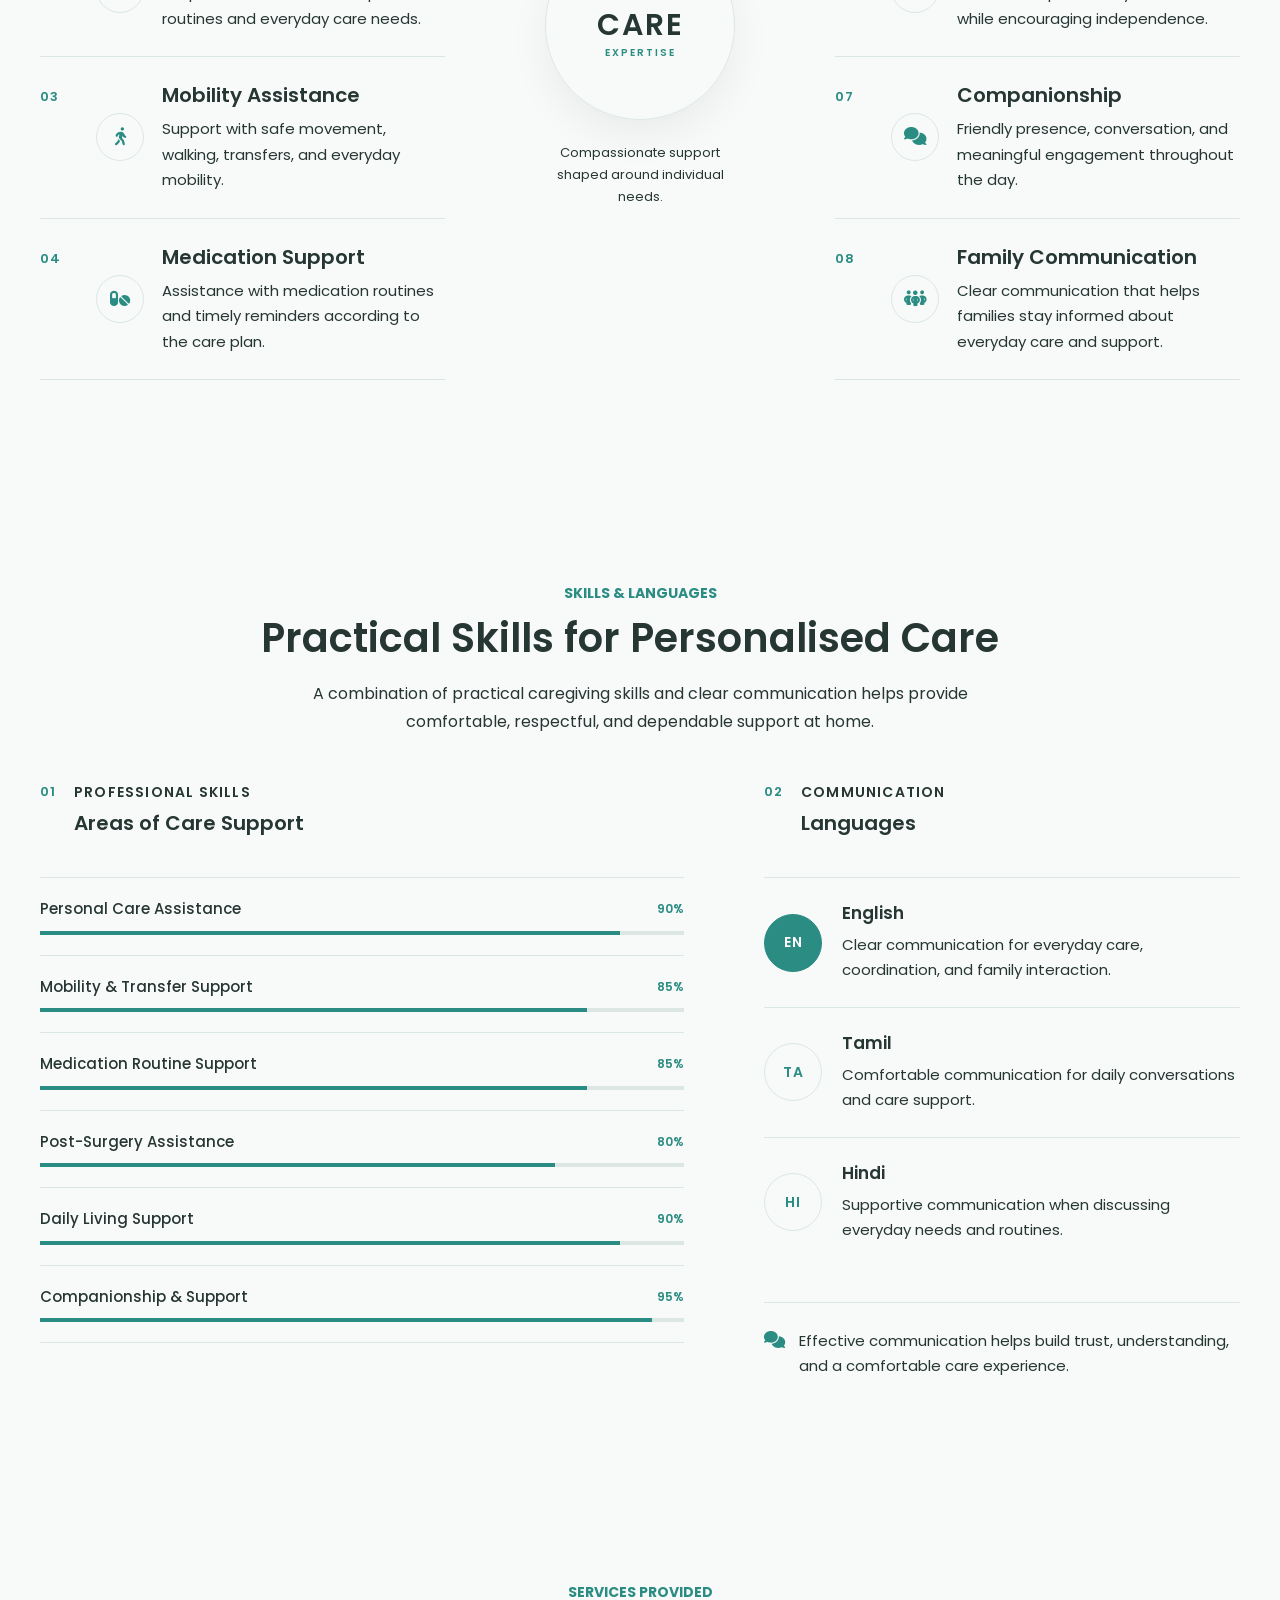
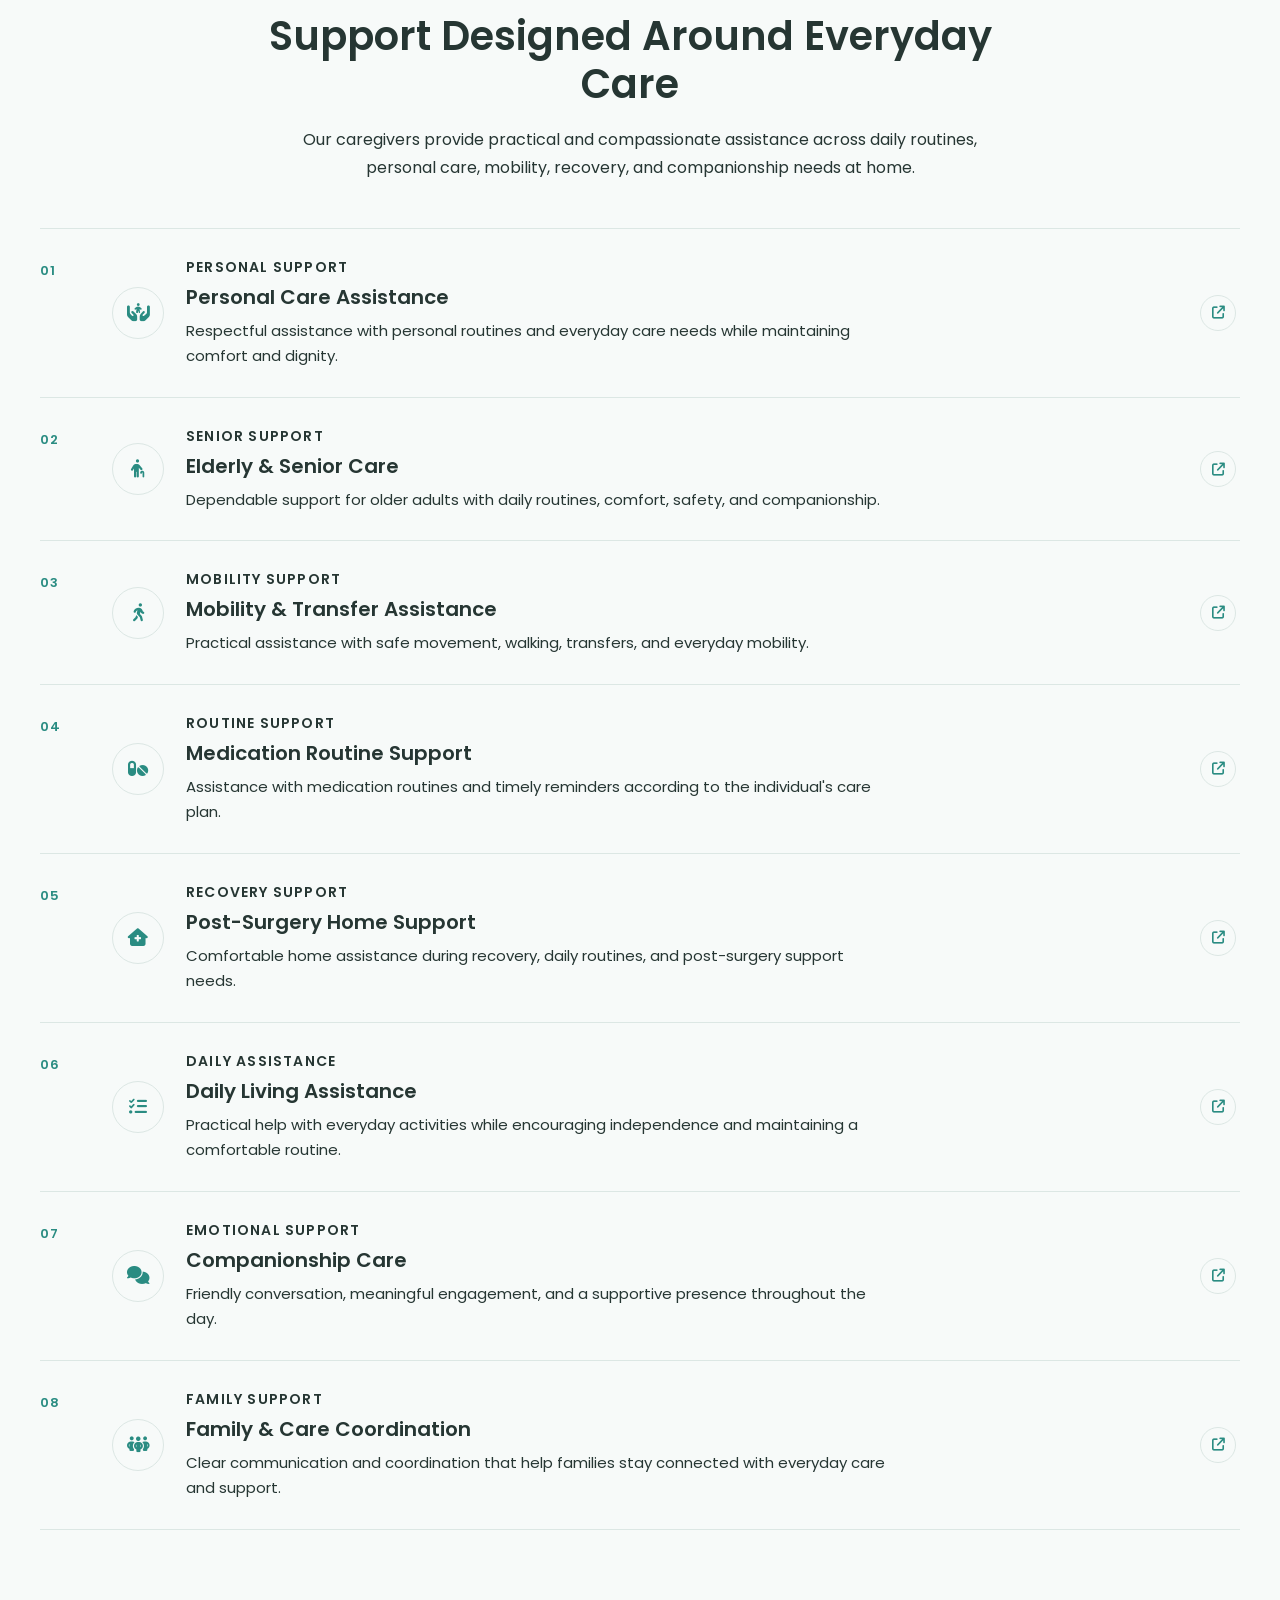
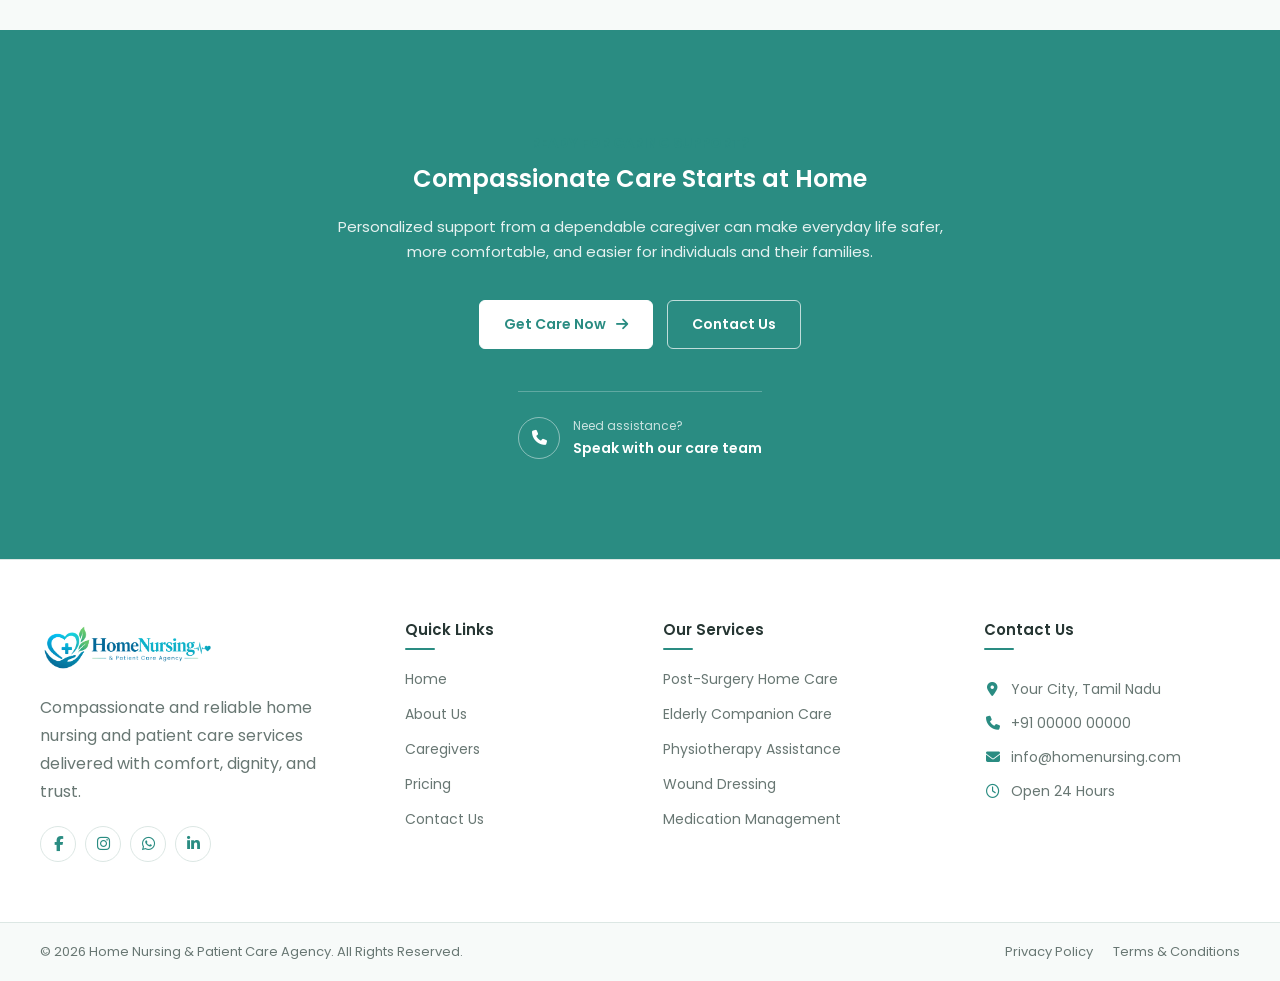
<file: caregivers.html>
<!DOCTYPE html>

<html lang="en">

<head>
  <meta charset="UTF-8">
  <meta name="viewport" content="width=device-width, initial-scale=1.0">
  <title>CareNest | Compassionate Home Nursing & Healthcare</title>

  <!-- Favicon -->

  <link rel="icon" type="image/png" href="images/logo.png">

  <!-- Google Fonts -->

  <link rel="preconnect" href="https://fonts.googleapis.com">

<link rel="preconnect"
      href="https://fonts.gstatic.com"
      crossorigin>

<link href="https://fonts.googleapis.com/css2?family=Poppins:wght@400;500;600;700&display=swap"
      rel="stylesheet">

<link rel="stylesheet"
      href="https://cdnjs.cloudflare.com/ajax/libs/font-awesome/6.5.1/css/all.min.css">


  <!-- CSS -->

  <link rel="stylesheet" href="css/style.css">
  <link rel="stylesheet" href="css/responsive.css">
</head>

<body>
    <!-- =========================================================
     SITE 8 - HOME NURSING & PATIENT CARE AGENCY
     HEADER
========================================================= -->

<header class="site-header" id="siteHeader">

    <div class="header-container">

        <!-- =========================
             LOGO
        ========================== -->
        <a href="index.html" class="site-logo" aria-label="Home Nursing & Patient Care Agency">

            <img
                src="images/logo.png"
                alt="Home Nursing & Patient Care Agency Logo"
                class="logo-image"
            >

        </a>


        <!-- =========================
             DESKTOP NAVIGATION
        ========================== -->
        <nav class="main-navigation" id="mainNavigation">

            <ul class="nav-list">

                <!-- HOME DROPDOWN -->
                <li class="nav-item has-dropdown">

                    <button
                        class="nav-link dropdown-toggle"
                        type="button"
                        aria-expanded="false"
                        aria-haspopup="true"
                    >
                        <span>Home</span>
                        <i class="fa-solid fa-chevron-down dropdown-icon"></i>
                    </button>

                    <ul class="dropdown-menu home-dropdown">

                        <li>
                            <a href="index.html" class="dropdown-link">
                                Home 1
                            </a>
                        </li>

                        <li>
                            <a href="home2.html" class="dropdown-link">
                                Home 2
                            </a>
                        </li>

                    </ul>

                </li>


                <!-- ABOUT US -->
                <li class="nav-item">

                    <a href="about.html" class="nav-link">
                        About Us
                    </a>

                </li>


                <!-- SERVICES DROPDOWN -->
                <li class="nav-item has-dropdown">

                    <button
                        class="nav-link dropdown-toggle"
                        type="button"
                        aria-expanded="false"
                        aria-haspopup="true"
                    >
                        <span>Services</span>
                        <i class="fa-solid fa-chevron-down dropdown-icon"></i>
                    </button>

                    <ul class="dropdown-menu services-dropdown">

                        <li>
                            <a href="post-surgery.html" class="dropdown-link">
                                Post-Surgery Home Care
                            </a>
                        </li>

                        <li>
                            <a href="elderly-care.html" class="dropdown-link">
                                Elderly Companion Care
                            </a>
                        </li>

                        <li>
                            <a href="physiotherapy.html" class="dropdown-link">
                                Physiotherapy Assistance
                            </a>
                        </li>

                        <li>
                            <a href="wound-dressing.html" class="dropdown-link">
                                Wound Dressing
                            </a>
                        </li>

                        <li>
                            <a href="medication.html" class="dropdown-link">
                                Medication Management
                            </a>
                        </li>

                    </ul>

                </li>


                <!-- CAREGIVERS -->
                <li class="nav-item">

                    <a href="caregivers.html" class="nav-link active">
                        Caregivers
                    </a>

                </li>


                <!-- PRICING -->
                <li class="nav-item">

                    <a href="pricing.html" class="nav-link">
                        Pricing
                    </a>

                </li>


                <!-- CONTACT -->
                <li class="nav-item">

                    <a href="contact.html" class="nav-link">
                        Contact Us
                    </a>

                </li>

            </ul>

        </nav>


        <!-- =========================
             HEADER ACTIONS
        ========================== -->
        <div class="header-actions">

            <!-- RTL BUTTON -->
            <button
                type="button"
                class="header-icon-button rtl-toggle"
                id="rtlToggle"
                aria-label="Toggle RTL direction"
                title="Toggle RTL"
            >
                <i class="fa-solid fa-right-left"></i>
            </button>


            <!-- DARK MODE -->
            <button
                type="button"
                class="header-icon-button theme-toggle"
                id="themeToggle"
                aria-label="Toggle dark mode"
                title="Toggle dark mode"
            >
                <i class="fa-solid fa-moon theme-icon"></i>
            </button>


            <!-- LOGIN -->
            <a href="login.html" class="login-button">
                <i class="fa-regular fa-user"></i>
                <span>Login</span>
            </a>


            <!-- GET CARE NOW -->
            <a href="carenow.html" class="care-button">
                <span>Get Care Now</span>
                <i class="fa-solid fa-arrow-right"></i>
            </a>

        </div>


        <!-- =========================
             MOBILE HAMBURGER
        ========================== -->
        <button
            type="button"
            class="hamburger-button"
            id="hamburgerButton"
            aria-label="Open navigation menu"
            aria-expanded="false"
            aria-controls="mobileMenu"
        >

            <span class="hamburger-line"></span>
            <span class="hamburger-line"></span>
            <span class="hamburger-line"></span>

        </button>

    </div>


    <!-- =====================================================
         MOBILE NAVIGATION
    ====================================================== -->
    <div class="mobile-menu" id="mobileMenu">

        <div class="mobile-menu-inner">

            <!-- MOBILE NAVIGATION -->
            <nav class="mobile-navigation">

                <ul class="mobile-nav-list">

                    <!-- MOBILE HOME DROPDOWN -->
                    <li class="mobile-nav-item mobile-has-dropdown">

                        <button
                            type="button"
                            class="mobile-nav-link mobile-dropdown-toggle"
                            aria-expanded="false"
                        >

                            <span>Home</span>

                            <i class="fa-solid fa-chevron-down"></i>

                        </button>


                        <ul class="mobile-dropdown-menu">

                            <li>
                                <a href="index.html" class="mobile-dropdown-link">
                                    Home 1
                                </a>
                            </li>

                            <li>
                                <a href="home2.html" class="mobile-dropdown-link">
                                    Home 2
                                </a>
                            </li>

                        </ul>

                    </li>


                    <!-- ABOUT -->
                    <li class="mobile-nav-item">

                        <a href="about.html" class="mobile-nav-link">
                            About Us
                        </a>

                    </li>


                    <!-- MOBILE SERVICES DROPDOWN -->
                    <li class="mobile-nav-item mobile-has-dropdown">

                        <button
                            type="button"
                            class="mobile-nav-link mobile-dropdown-toggle"
                            aria-expanded="false"
                        >

                            <span>Services</span>

                            <i class="fa-solid fa-chevron-down"></i>

                        </button>


                        <ul class="mobile-dropdown-menu">

                            <li>
                                <a
                                    href="post-surgery.html"
                                    class="mobile-dropdown-link"
                                >
                                    Post-Surgery Home Care
                                </a>
                            </li>

                            <li>
                                <a
                                    href="elderly-care.html"
                                    class="mobile-dropdown-link"
                                >
                                    Elderly Companion Care
                                </a>
                            </li>

                            <li>
                                <a
                                    href="physiotherapy.html"
                                    class="mobile-dropdown-link"
                                >
                                    Physiotherapy Assistance
                                </a>
                            </li>

                            <li>
                                <a
                                    href="wound-dressing.html"
                                    class="mobile-dropdown-link"
                                >
                                    Wound Dressing
                                </a>
                            </li>

                            <li>
                                <a
                                    href="medication.html"
                                    class="mobile-dropdown-link"
                                >
                                    Medication Management
                                </a>
                            </li>

                        </ul>

                    </li>


                    <!-- CAREGIVERS -->
                    <li class="mobile-nav-item">

                        <a href="caregivers.html" class="mobile-nav-link active">
                            Caregivers
                        </a>

                    </li>


                    <!-- PRICING -->
                    <li class="mobile-nav-item">

                        <a href="pricing.html" class="mobile-nav-link">
                            Pricing
                        </a>

                    </li>


                    <!-- CONTACT -->
                    <li class="mobile-nav-item">

                        <a href="contact.html" class="mobile-nav-link">
                            Contact Us
                        </a>

                    </li>

                </ul>

            </nav>


            <!-- =============================================
                 MOBILE ACTIONS
            ============================================== -->
            <div class="mobile-header-actions">

                <!-- RTL -->
                <button
                    type="button"
                    class="mobile-action-button rtl-toggle"
                    id="mobileRtlToggle"
                >
                    <i class="fa-solid fa-right-left"></i>
                </button>


                <!-- DARK MODE -->
                <button
                    type="button"
                    class="mobile-action-button theme-toggle"
                    id="mobileThemeToggle"
                >
                    <i class="fa-solid fa-moon theme-icon"></i>
                    <span>Dark Mode</span>
                </button>


                <!-- LOGIN -->
                <a href="login.html" class="mobile-login-button">

                    <i class="fa-regular fa-user"></i>
                    <span>Login</span>

                </a>


                <!-- GET CARE NOW -->
                <a href="carenow.html" class="mobile-care-button">

                    <span>Get Care Now</span>

                    <i class="fa-solid fa-arrow-right"></i>

                </a>

            </div>

        </div>

    </div>

</header>
<!-- =========================================================
     CAREGIVERS PAGE
     PART 1 - HERO SECTION
========================================================= -->

<section class="caregivers-hero">

    <div class="caregivers-hero-container">

        <!-- =================================================
             HERO CONTENT
        ================================================== -->

        <div class="caregivers-hero-content">

            <span class="caregivers-hero-eyebrow">
                PROFESSIONAL CAREGIVERS
            </span>

            <h1 class="caregivers-hero-title">
                Compassionate Caregivers
                for Comfortable Living at Home
            </h1>

            <p class="caregivers-hero-description">
                Get dependable, compassionate caregiver support
                tailored to your daily needs, helping you or your
                loved ones feel safe, comfortable, and supported
                at home.
            </p>

            <!-- =============================================
                 HERO ACTIONS
            ============================================== -->

            <div class="caregivers-hero-actions">

                <a href="#caregivers-services"
                   class="caregivers-hero-primary">
                    Find Caregiver Support
                    <i class="fas fa-arrow-right"></i>
                </a>

                <a href="#caregivers-services"
                   class="caregivers-hero-secondary">
                    Explore Care
                </a>

            </div>

        </div>


        <!-- =================================================
             HERO IMAGE
        ================================================== -->

        <div class="caregivers-hero-image">

            <img
                src="images/caregivers-hero.jpg"
                alt="Professional caregiver providing support at home"
                loading="eager"
            >

        </div>

    </div>

</section>
<!-- =========================================================
     CAREGIVER PAGE
     SECTION 2: PROFESSIONAL OVERVIEW
     PART 1 - HTML
========================================================= -->

<section class="caregiver-professional-overview">

    <div class="caregiver-professional-overview-container">

        <!-- =================================================
             IMAGE
        ================================================== -->

        <div class="caregiver-professional-overview-image">

            <img
                src="images/caregiver-professional.jpg"
                alt="Professional nurse caregiver providing care"
            >

            <div class="caregiver-professional-overview-badge">
                <span class="caregiver-professional-overview-badge-icon">
                    <i class="fa-solid fa-user-nurse"></i>
                </span>

                <div>
                    <strong>Professional Care</strong>
                    <span>Compassionate &amp; Reliable</span>
                </div>
            </div>

        </div>


        <!-- =================================================
             CONTENT
        ================================================== -->

        <div class="caregiver-professional-overview-content">

            <span class="caregiver-professional-overview-subtitle">
                Professional Overview
            </span>

            <h2 class="caregiver-professional-overview-title">
                Compassionate Care Backed by Experience
            </h2>

            <p class="caregiver-professional-overview-description">
                Our caregivers provide dependable, respectful, and
                personalized support based on each individual's needs,
                daily routine, and care requirements.
            </p>

            <p class="caregiver-professional-overview-description">
                With appropriate education, professional training,
                practical experience, and a commitment to compassionate
                care, our caregivers help create a safe and comfortable
                care experience at home.
            </p>


            <!-- =================================================
                 PROFESSIONAL DETAILS
            ================================================== -->

            <div class="caregiver-professional-overview-details">

                <!-- Education -->
                <div class="caregiver-professional-overview-detail">

                    <div class="caregiver-professional-overview-detail-icon">
                        <i class="fa-solid fa-graduation-cap"></i>
                    </div>

                    <div class="caregiver-professional-overview-detail-content">
                        <span>Education</span>
                        <strong>Professional Healthcare Education</strong>
                    </div>

                </div>


                <!-- Training -->
                <div class="caregiver-professional-overview-detail">

                    <div class="caregiver-professional-overview-detail-icon">
                        <i class="fa-solid fa-book-medical"></i>
                    </div>

                    <div class="caregiver-professional-overview-detail-content">
                        <span>Training</span>
                        <strong>Professional Care Training</strong>
                    </div>

                </div>


                <!-- Experience -->
                <div class="caregiver-professional-overview-detail">

                    <div class="caregiver-professional-overview-detail-icon">
                        <i class="fa-solid fa-briefcase"></i>
                    </div>

                    <div class="caregiver-professional-overview-detail-content">
                        <span>Experience</span>
                        <strong>Experienced Care Support</strong>
                    </div>

                </div>


                <!-- Certification -->
                <div class="caregiver-professional-overview-detail">

                    <div class="caregiver-professional-overview-detail-icon">
                        <i class="fa-solid fa-certificate"></i>
                    </div>

                    <div class="caregiver-professional-overview-detail-content">
                        <span>Certifications</span>
                        <strong>Relevant Professional Certifications</strong>
                    </div>

                </div>

            </div>

        </div>

    </div>

</section>
<!-- =========================================================
     CAREGIVER PAGE
     SECTION 3: EDUCATION & PROFESSIONAL TRAINING
     PART 1 - HTML
========================================================= -->

<section class="caregiver-education-training">

    <div class="caregiver-education-training-container">


        <!-- =================================================
             SECTION HEADER
        ================================================== -->

        <div class="caregiver-education-training-header">

            <span class="caregiver-education-training-subtitle">
                Education &amp; Training
            </span>

            <h2 class="caregiver-education-training-title">
                Knowledge and Training Behind Quality Care
            </h2>

            <p class="caregiver-education-training-description">
                A strong foundation of education and professional
                training helps our caregivers provide thoughtful,
                responsible, and personalized support at home.
            </p>

        </div>


        <!-- =================================================
             QUALIFICATION TIMELINE
        ================================================== -->

        <div class="caregiver-education-training-timeline">


            <!-- =================================================
                 EDUCATION
            ================================================== -->

            <article class="caregiver-education-training-item">

                <div class="caregiver-education-training-marker">

                    <span>01</span>

                </div>


                <div class="caregiver-education-training-content">

                    <span class="caregiver-education-training-label">
                        Education
                    </span>

                    <h3>
                        Professional Healthcare Education
                    </h3>

                    <p>
                        Academic education that provides the
                        foundation for understanding patient care,
                        health, safety, and everyday support needs.
                    </p>

                    <div class="caregiver-education-training-meta">

                        <span>
                            <i class="fa-solid fa-graduation-cap"></i>
                            Healthcare Studies
                        </span>

                        <span>
                            <i class="fa-solid fa-book-open"></i>
                            Professional Foundation
                        </span>

                    </div>

                </div>

            </article>


            <!-- =================================================
                 PROFESSIONAL TRAINING
            ================================================== -->

            <article class="caregiver-education-training-item">

                <div class="caregiver-education-training-marker">

                    <span>02</span>

                </div>


                <div class="caregiver-education-training-content">

                    <span class="caregiver-education-training-label">
                        Professional Training
                    </span>

                    <h3>
                        Practical Care Training
                    </h3>

                    <p>
                        Practical training focused on safe,
                        respectful, and compassionate assistance
                        for individuals receiving care at home.
                    </p>

                    <div class="caregiver-education-training-meta">

                        <span>
                            <i class="fa-solid fa-user-nurse"></i>
                            Practical Care
                        </span>

                        <span>
                            <i class="fa-solid fa-house-medical"></i>
                            Home Care
                        </span>

                    </div>

                </div>

            </article>


            <!-- =================================================
                 SPECIALIZED TRAINING
            ================================================== -->

            <article class="caregiver-education-training-item">

                <div class="caregiver-education-training-marker">

                    <span>03</span>

                </div>


                <div class="caregiver-education-training-content">

                    <span class="caregiver-education-training-label">
                        Specialized Training
                    </span>

                    <h3>
                        Continuing Care Development
                    </h3>

                    <p>
                        Ongoing learning and practical development
                        to strengthen caregiving knowledge and
                        maintain a high standard of support.
                    </p>

                    <div class="caregiver-education-training-meta">

                        <span>
                            <i class="fa-solid fa-notes-medical"></i>
                            Care Development
                        </span>

                        <span>
                            <i class="fa-solid fa-arrow-trend-up"></i>
                            Continuing Learning
                        </span>

                    </div>

                </div>

            </article>


        </div>

    </div>

</section>
<!-- =========================================================
     SECTION 4: CERTIFICATIONS & WORK EXPERIENCE
     MAGAZINE / EDITORIAL STYLE
========================================================= -->

<section class="caregiver-editorial-credentials">

    <div class="caregiver-editorial-credentials-container">

        <!-- HEADER -->
        <div class="caregiver-editorial-credentials-header">

            <span class="caregiver-editorial-credentials-subtitle">
                Certifications &amp; Experience
            </span>

            <h2 class="caregiver-editorial-credentials-title">
                Professional Knowledge Behind Compassionate Care
            </h2>

            <p class="caregiver-editorial-credentials-description">
                A combination of professional education, relevant training,
                certifications, and practical experience helps support
                dependable and personalized care at home.
            </p>

        </div>


        <!-- EDITORIAL CONTENT -->
        <div class="caregiver-editorial-credentials-content">


            <!-- CERTIFICATIONS -->
            <div class="caregiver-editorial-group">

                <div class="caregiver-editorial-group-heading">

                    <span class="caregiver-editorial-group-number">
                        01
                    </span>

                    <div>
                        <span class="caregiver-editorial-group-label">
                            Professional Credentials
                        </span>

                        <h3>Certifications</h3>
                    </div>

                </div>


                <div class="caregiver-editorial-items">

                    <div class="caregiver-editorial-item">

                        <span class="caregiver-editorial-item-number">
                            01
                        </span>

                        <div class="caregiver-editorial-item-content">

                            <h4>Healthcare Certification</h4>

                            <p>
                                Relevant professional certification supporting
                                responsible and quality-focused care.
                            </p>

                        </div>

                        <i class="fa-solid fa-arrow-up-right-from-square"></i>

                    </div>


                    <div class="caregiver-editorial-item">

                        <span class="caregiver-editorial-item-number">
                            02
                        </span>

                        <div class="caregiver-editorial-item-content">

                            <h4>Caregiver Training</h4>

                            <p>
                                Professional training focused on safe,
                                respectful, and compassionate assistance.
                            </p>

                        </div>

                        <i class="fa-solid fa-arrow-up-right-from-square"></i>

                    </div>


                    <div class="caregiver-editorial-item">

                        <span class="caregiver-editorial-item-number">
                            03
                        </span>

                        <div class="caregiver-editorial-item-content">

                            <h4>First Aid &amp; Safety Training</h4>

                            <p>
                                Training that supports essential safety
                                awareness during everyday caregiving.
                            </p>

                        </div>

                        <i class="fa-solid fa-arrow-up-right-from-square"></i>

                    </div>


                    <div class="caregiver-editorial-item">

                        <span class="caregiver-editorial-item-number">
                            04
                        </span>

                        <div class="caregiver-editorial-item-content">

                            <h4>Specialized Care Training</h4>

                            <p>
                                Additional learning that supports personalized
                                care according to individual needs.
                            </p>

                        </div>

                        <i class="fa-solid fa-arrow-up-right-from-square"></i>

                    </div>

                </div>

            </div>


            <!-- WORK EXPERIENCE -->
            <div class="caregiver-editorial-group caregiver-editorial-experience">

                <div class="caregiver-editorial-group-heading">

                    <span class="caregiver-editorial-group-number">
                        02
                    </span>

                    <div>
                        <span class="caregiver-editorial-group-label">
                            Practical Background
                        </span>

                        <h3>Work Experience</h3>
                    </div>

                </div>


                <div class="caregiver-editorial-items">

                    <div class="caregiver-editorial-item">

                        <span class="caregiver-editorial-item-number">
                            01
                        </span>

                        <div class="caregiver-editorial-item-content">

                            <h4>Professional Caregiving</h4>

                            <p>
                                Practical experience providing dependable,
                                respectful, and personalized caregiving support.
                            </p>

                        </div>

                        <i class="fa-solid fa-arrow-up-right-from-square"></i>

                    </div>


                    <div class="caregiver-editorial-item">

                        <span class="caregiver-editorial-item-number">
                            02
                        </span>

                        <div class="caregiver-editorial-item-content">

                            <h4>Home Care Support</h4>

                            <p>
                                Experience supporting individuals in their home
                                while maintaining comfort and dignity.
                            </p>

                        </div>

                        <i class="fa-solid fa-arrow-up-right-from-square"></i>

                    </div>


                    <div class="caregiver-editorial-item">

                        <span class="caregiver-editorial-item-number">
                            03
                        </span>

                        <div class="caregiver-editorial-item-content">

                            <h4>Patient Assistance</h4>

                            <p>
                                Practical support with everyday care needs,
                                personal assistance, and routine activities.
                            </p>

                        </div>

                        <i class="fa-solid fa-arrow-up-right-from-square"></i>

                    </div>


                    <div class="caregiver-editorial-item">

                        <span class="caregiver-editorial-item-number">
                            04
                        </span>

                        <div class="caregiver-editorial-item-content">

                            <h4>Mobility &amp; Daily Living Support</h4>

                            <p>
                                Assistance with daily activities and mobility
                                while encouraging comfort and independence.
                            </p>

                        </div>

                        <i class="fa-solid fa-arrow-up-right-from-square"></i>

                    </div>

                </div>

            </div>

        </div>

    </div>

</section>
<!=========================================================
   SECTION 5: AREAS OF EXPERTISE
   EXPERTISE SHOWCASE STYLE
========================================================= !>

<section class="caregiver-expertise">

    <div class="caregiver-expertise-container">

        <!-- HEADER -->
        <div class="caregiver-expertise-header">

            <span class="caregiver-expertise-subtitle">
                Areas of Expertise
            </span>

            <h2 class="caregiver-expertise-title">
                Care Support Across Everyday Needs
            </h2>

            <p class="caregiver-expertise-description">
                Our caregivers bring practical knowledge and compassionate
                support to different aspects of daily care, helping individuals
                feel safe, comfortable, and supported at home.
            </p>

        </div>


        <!-- EXPERTISE SHOWCASE -->
        <div class="caregiver-expertise-showcase">


            <!-- LEFT EXPERTISE -->
            <div class="caregiver-expertise-column caregiver-expertise-left">

                <div class="caregiver-expertise-item">

                    <span class="caregiver-expertise-number">01</span>

                    <div class="caregiver-expertise-icon">
                        <i class="fa-solid fa-person-cane"></i>
                    </div>

                    <div class="caregiver-expertise-content">

                        <h3>Elderly Care</h3>

                        <p>
                            Thoughtful day-to-day support focused on comfort,
                            dignity, safety, and companionship.
                        </p>

                    </div>

                </div>


                <div class="caregiver-expertise-item">

                    <span class="caregiver-expertise-number">02</span>

                    <div class="caregiver-expertise-icon">
                        <i class="fa-solid fa-hands-holding-child"></i>
                    </div>

                    <div class="caregiver-expertise-content">

                        <h3>Personal Care</h3>

                        <p>
                            Respectful assistance with personal routines and
                            everyday care needs.
                        </p>

                    </div>

                </div>


                <div class="caregiver-expertise-item">

                    <span class="caregiver-expertise-number">03</span>

                    <div class="caregiver-expertise-icon">
                        <i class="fa-solid fa-person-walking"></i>
                    </div>

                    <div class="caregiver-expertise-content">

                        <h3>Mobility Assistance</h3>

                        <p>
                            Support with safe movement, walking, transfers,
                            and everyday mobility.
                        </p>

                    </div>

                </div>


                <div class="caregiver-expertise-item">

                    <span class="caregiver-expertise-number">04</span>

                    <div class="caregiver-expertise-icon">
                        <i class="fa-solid fa-pills"></i>
                    </div>

                    <div class="caregiver-expertise-content">

                        <h3>Medication Support</h3>

                        <p>
                            Assistance with medication routines and timely
                            reminders according to the care plan.
                        </p>

                    </div>

                </div>

            </div>


            <!-- CENTER FOCUS -->
            <div class="caregiver-expertise-center">

                <div class="caregiver-expertise-center-circle">

                    <span class="caregiver-expertise-center-small">
                        CORE
                    </span>

                    <strong>
                        CARE
                    </strong>

                    <span class="caregiver-expertise-center-small">
                        EXPERTISE
                    </span>

                </div>

                <p>
                    Compassionate support shaped around individual needs.
                </p>

            </div>


            <!-- RIGHT EXPERTISE -->
            <div class="caregiver-expertise-column caregiver-expertise-right">

                <div class="caregiver-expertise-item">

                    <span class="caregiver-expertise-number">05</span>

                    <div class="caregiver-expertise-icon">
                        <i class="fa-solid fa-house-medical"></i>
                    </div>

                    <div class="caregiver-expertise-content">

                        <h3>Post-Surgery Support</h3>

                        <p>
                            Comfortable home assistance during recovery and
                            everyday post-surgery routines.
                        </p>

                    </div>

                </div>


                <div class="caregiver-expertise-item">

                    <span class="caregiver-expertise-number">06</span>

                    <div class="caregiver-expertise-icon">
                        <i class="fa-solid fa-list-check"></i>
                    </div>

                    <div class="caregiver-expertise-content">

                        <h3>Daily Living Assistance</h3>

                        <p>
                            Practical help with daily activities while
                            encouraging independence.
                        </p>

                    </div>

                </div>


                <div class="caregiver-expertise-item">

                    <span class="caregiver-expertise-number">07</span>

                    <div class="caregiver-expertise-icon">
                        <i class="fa-solid fa-comments"></i>
                    </div>

                    <div class="caregiver-expertise-content">

                        <h3>Companionship</h3>

                        <p>
                            Friendly presence, conversation, and meaningful
                            engagement throughout the day.
                        </p>

                    </div>

                </div>


                <div class="caregiver-expertise-item">

                    <span class="caregiver-expertise-number">08</span>

                    <div class="caregiver-expertise-icon">
                        <i class="fa-solid fa-people-group"></i>
                    </div>

                    <div class="caregiver-expertise-content">

                        <h3>Family Communication</h3>

                        <p>
                            Clear communication that helps families stay
                            informed about everyday care and support.
                        </p>

                    </div>

                </div>

            </div>


        </div>

    </div>

</section>
<!-- =========================================================
     SECTION 6: SKILLS & LANGUAGES
     SPLIT SKILLS + LANGUAGES SHOWCASE
========================================================= -->

<section class="caregiver-skills-languages">

    <div class="caregiver-skills-languages-container">

        <!-- HEADER -->
        <div class="caregiver-skills-languages-header">

            <span class="caregiver-skills-languages-subtitle">
                Skills &amp; Languages
            </span>

            <h2 class="caregiver-skills-languages-title">
                Practical Skills for Personalised Care
            </h2>

            <p class="caregiver-skills-languages-description">
                A combination of practical caregiving skills and clear
                communication helps provide comfortable, respectful, and
                dependable support at home.
            </p>

        </div>


        <!-- MAIN CONTENT -->
        <div class="caregiver-skills-languages-content">


            <!-- =================================================
                 SKILLS
            ================================================== -->

            <div class="caregiver-skills-panel">

                <div class="caregiver-skills-panel-heading">

                    <span class="caregiver-skills-panel-number">
                        01
                    </span>

                    <div>
                        <span class="caregiver-skills-panel-label">
                            Professional Skills
                        </span>

                        <h3>
                            Areas of Care Support
                        </h3>
                    </div>

                </div>


                <div class="caregiver-skills-list">

                    <div class="caregiver-skill-row">

                        <div class="caregiver-skill-info">
                            <span>Personal Care Assistance</span>
                            <span>90%</span>
                        </div>

                        <div class="caregiver-skill-bar">
                            <span style="width: 90%;"></span>
                        </div>

                    </div>


                    <div class="caregiver-skill-row">

                        <div class="caregiver-skill-info">
                            <span>Mobility &amp; Transfer Support</span>
                            <span>85%</span>
                        </div>

                        <div class="caregiver-skill-bar">
                            <span style="width: 85%;"></span>
                        </div>

                    </div>


                    <div class="caregiver-skill-row">

                        <div class="caregiver-skill-info">
                            <span>Medication Routine Support</span>
                            <span>85%</span>
                        </div>

                        <div class="caregiver-skill-bar">
                            <span style="width: 85%;"></span>
                        </div>

                    </div>


                    <div class="caregiver-skill-row">

                        <div class="caregiver-skill-info">
                            <span>Post-Surgery Assistance</span>
                            <span>80%</span>
                        </div>

                        <div class="caregiver-skill-bar">
                            <span style="width: 80%;"></span>
                        </div>

                    </div>


                    <div class="caregiver-skill-row">

                        <div class="caregiver-skill-info">
                            <span>Daily Living Support</span>
                            <span>90%</span>
                        </div>

                        <div class="caregiver-skill-bar">
                            <span style="width: 90%;"></span>
                        </div>

                    </div>


                    <div class="caregiver-skill-row">

                        <div class="caregiver-skill-info">
                            <span>Companionship &amp; Support</span>
                            <span>95%</span>
                        </div>

                        <div class="caregiver-skill-bar">
                            <span style="width: 95%;"></span>
                        </div>

                    </div>

                </div>

            </div>


            <!-- =================================================
                 LANGUAGES
            ================================================== -->

            <div class="caregiver-languages-panel">

                <div class="caregiver-languages-panel-heading">

                    <span class="caregiver-languages-panel-number">
                        02
                    </span>

                    <div>
                        <span class="caregiver-languages-panel-label">
                            Communication
                        </span>

                        <h3>
                            Languages
                        </h3>
                    </div>

                </div>


                <div class="caregiver-languages-showcase">

                    <div class="caregiver-language-item caregiver-language-primary">

                        <span class="caregiver-language-code">
                            EN
                        </span>

                        <div class="caregiver-language-content">

                            <h4>English</h4>

                            <p>
                                Clear communication for everyday care,
                                coordination, and family interaction.
                            </p>

                        </div>

                    </div>


                    <div class="caregiver-language-item">

                        <span class="caregiver-language-code">
                            TA
                        </span>

                        <div class="caregiver-language-content">

                            <h4>Tamil</h4>

                            <p>
                                Comfortable communication for daily
                                conversations and care support.
                            </p>

                        </div>

                    </div>


                    <div class="caregiver-language-item">

                        <span class="caregiver-language-code">
                            HI
                        </span>

                        <div class="caregiver-language-content">

                            <h4>Hindi</h4>

                            <p>
                                Supportive communication when discussing
                                everyday needs and routines.
                            </p>

                        </div>

                    </div>


                    <div class="caregiver-language-note">

                        <i class="fa-solid fa-comments"></i>

                        <p>
                            Effective communication helps build trust,
                            understanding, and a comfortable care experience.
                        </p>

                    </div>

                </div>

            </div>


        </div>

    </div>

</section>
<!-- =========================================================
     SECTION 7: SERVICES PROVIDED
     EDITORIAL SERVICE MENU
========================================================= -->

<section class="caregiver-services">

    <div class="caregiver-services-container">

        <!-- HEADER -->
        <div class="caregiver-services-header">

            <span class="caregiver-services-subtitle">
                Services Provided
            </span>

            <h2 class="caregiver-services-title">
                Support Designed Around Everyday Care
            </h2>

            <p class="caregiver-services-description">
                Our caregivers provide practical and compassionate assistance
                across daily routines, personal care, mobility, recovery, and
                companionship needs at home.
            </p>

        </div>


        <!-- SERVICES MENU -->
        <div class="caregiver-services-list">


            <!-- SERVICE 01 -->
            <article class="caregiver-service-item">

                <div class="caregiver-service-number">
                    01
                </div>

                <div class="caregiver-service-icon">
                    <i class="fa-solid fa-hands-holding-child"></i>
                </div>

                <div class="caregiver-service-content">

                    <span class="caregiver-service-label">
                        Personal Support
                    </span>

                    <h3>
                        Personal Care Assistance
                    </h3>

                    <p>
                        Respectful assistance with personal routines and
                        everyday care needs while maintaining comfort and dignity.
                    </p>

                </div>

                <div class="caregiver-service-arrow">
                    <i class="fa-solid fa-arrow-up-right-from-square"></i>
                </div>

            </article>


            <!-- SERVICE 02 -->
            <article class="caregiver-service-item">

                <div class="caregiver-service-number">
                    02
                </div>

                <div class="caregiver-service-icon">
                    <i class="fa-solid fa-person-cane"></i>
                </div>

                <div class="caregiver-service-content">

                    <span class="caregiver-service-label">
                        Senior Support
                    </span>

                    <h3>
                        Elderly &amp; Senior Care
                    </h3>

                    <p>
                        Dependable support for older adults with daily routines,
                        comfort, safety, and companionship.
                    </p>

                </div>

                <div class="caregiver-service-arrow">
                    <i class="fa-solid fa-arrow-up-right-from-square"></i>
                </div>

            </article>


            <!-- SERVICE 03 -->
            <article class="caregiver-service-item">

                <div class="caregiver-service-number">
                    03
                </div>

                <div class="caregiver-service-icon">
                    <i class="fa-solid fa-person-walking"></i>
                </div>

                <div class="caregiver-service-content">

                    <span class="caregiver-service-label">
                        Mobility Support
                    </span>

                    <h3>
                        Mobility &amp; Transfer Assistance
                    </h3>

                    <p>
                        Practical assistance with safe movement, walking,
                        transfers, and everyday mobility.
                    </p>

                </div>

                <div class="caregiver-service-arrow">
                    <i class="fa-solid fa-arrow-up-right-from-square"></i>
                </div>

            </article>


            <!-- SERVICE 04 -->
            <article class="caregiver-service-item">

                <div class="caregiver-service-number">
                    04
                </div>

                <div class="caregiver-service-icon">
                    <i class="fa-solid fa-pills"></i>
                </div>

                <div class="caregiver-service-content">

                    <span class="caregiver-service-label">
                        Routine Support
                    </span>

                    <h3>
                        Medication Routine Support
                    </h3>

                    <p>
                        Assistance with medication routines and timely reminders
                        according to the individual's care plan.
                    </p>

                </div>

                <div class="caregiver-service-arrow">
                    <i class="fa-solid fa-arrow-up-right-from-square"></i>
                </div>

            </article>


            <!-- SERVICE 05 -->
            <article class="caregiver-service-item">

                <div class="caregiver-service-number">
                    05
                </div>

                <div class="caregiver-service-icon">
                    <i class="fa-solid fa-house-medical"></i>
                </div>

                <div class="caregiver-service-content">

                    <span class="caregiver-service-label">
                        Recovery Support
                    </span>

                    <h3>
                        Post-Surgery Home Support
                    </h3>

                    <p>
                        Comfortable home assistance during recovery, daily
                        routines, and post-surgery support needs.
                    </p>

                </div>

                <div class="caregiver-service-arrow">
                    <i class="fa-solid fa-arrow-up-right-from-square"></i>
                </div>

            </article>


            <!-- SERVICE 06 -->
            <article class="caregiver-service-item">

                <div class="caregiver-service-number">
                    06
                </div>

                <div class="caregiver-service-icon">
                    <i class="fa-solid fa-list-check"></i>
                </div>

                <div class="caregiver-service-content">

                    <span class="caregiver-service-label">
                        Daily Assistance
                    </span>

                    <h3>
                        Daily Living Assistance
                    </h3>

                    <p>
                        Practical help with everyday activities while encouraging
                        independence and maintaining a comfortable routine.
                    </p>

                </div>

                <div class="caregiver-service-arrow">
                    <i class="fa-solid fa-arrow-up-right-from-square"></i>
                </div>

            </article>


            <!-- SERVICE 07 -->
            <article class="caregiver-service-item">

                <div class="caregiver-service-number">
                    07
                </div>

                <div class="caregiver-service-icon">
                    <i class="fa-solid fa-comments"></i>
                </div>

                <div class="caregiver-service-content">

                    <span class="caregiver-service-label">
                        Emotional Support
                    </span>

                    <h3>
                        Companionship Care
                    </h3>

                    <p>
                        Friendly conversation, meaningful engagement, and a
                        supportive presence throughout the day.
                    </p>

                </div>

                <div class="caregiver-service-arrow">
                    <i class="fa-solid fa-arrow-up-right-from-square"></i>
                </div>

            </article>


            <!-- SERVICE 08 -->
            <article class="caregiver-service-item">

                <div class="caregiver-service-number">
                    08
                </div>

                <div class="caregiver-service-icon">
                    <i class="fa-solid fa-people-group"></i>
                </div>

                <div class="caregiver-service-content">

                    <span class="caregiver-service-label">
                        Family Support
                    </span>

                    <h3>
                        Family &amp; Care Coordination
                    </h3>

                    <p>
                        Clear communication and coordination that help families
                        stay connected with everyday care and support.
                    </p>

                </div>

                <div class="caregiver-service-arrow">
                    <i class="fa-solid fa-arrow-up-right-from-square"></i>
                </div>

            </article>


        </div>

    </div>

</section>
<!-- =========================================================
     FINAL CTA SECTION
     UNIQUE CLASS NAMES
========================================================= -->

<section class="care-final-action">

    <div class="care-final-action-wrapper">

        <div class="care-final-action-content">

            <span class="care-final-action-eyebrow">
                Ready for Caring Support?
            </span>

            <h2 class="care-final-action-heading">
                Compassionate Care Starts at Home
            </h2>

            <p class="care-final-action-text">
                Personalized support from a dependable caregiver can make
                everyday life safer, more comfortable, and easier for
                individuals and their families.
            </p>


            <!-- ACTION BUTTONS -->
            <div class="care-final-action-buttons">

                <a href="contact.html" class="care-final-action-primary">
                    Get Care Now
                    <i class="fa-solid fa-arrow-right"></i>
                </a>

                <a href="contact.html" class="care-final-action-secondary">
                    Contact Us
                </a>

            </div>


            <!-- CONTACT INFORMATION -->
            <div class="care-final-action-contact">

                <div class="care-final-action-contact-icon">
                    <i class="fa-solid fa-phone"></i>
                </div>

                <div class="care-final-action-contact-info">

                    <span>
                        Need assistance?
                    </span>

                    <strong>
                        Speak with our care team
                    </strong>

                </div>

            </div>

        </div>

    </div>

</section>
<!-- =========================================================
     FOOTER
========================================================= -->

<footer class="site-footer">

    <div class="footer-container">

        <!-- =================================================
             FOOTER BRAND
        ================================================== -->

        <div class="footer-brand">

            <a href="index.html" class="footer-logo">
                <img
                    src="images/logo.png"
                    alt="Home Nursing & Patient Care Agency"
                >
            </a>

            <p class="footer-description">
                Compassionate and reliable home nursing and
                patient care services delivered with comfort,
                dignity, and trust.
            </p>

            <div class="footer-social">

                <a href="#" aria-label="Facebook">
                    <i class="fa-brands fa-facebook-f"></i>
                </a>

                <a href="#" aria-label="Instagram">
                    <i class="fa-brands fa-instagram"></i>
                </a>

                <a href="#" aria-label="WhatsApp">
                    <i class="fa-brands fa-whatsapp"></i>
                </a>

                <a href="#" aria-label="LinkedIn">
                    <i class="fa-brands fa-linkedin-in"></i>
                </a>

            </div>

        </div>


        <!-- =================================================
             QUICK LINKS
        ================================================== -->

        <div class="footer-column">

            <h3 class="footer-title">
                Quick Links
            </h3>

            <ul class="footer-links">

                <li>
                    <a href="index.html">Home</a>
                </li>

                <li>
                    <a href="about.html">About Us</a>
                </li>

                <li>
                    <a href="caregivers.html">Caregivers</a>
                </li>

                <li>
                    <a href="pricing.html">Pricing</a>
                </li>

                <li>
                    <a href="contact.html">Contact Us</a>
                </li>

            </ul>

        </div>


        <!-- =================================================
             OUR SERVICES
        ================================================== -->

        <div class="footer-column">

            <h3 class="footer-title">
                Our Services
            </h3>

            <ul class="footer-links">

                <li>
                    <a href="#">
                        Post-Surgery Home Care
                    </a>
                </li>

                <li>
                    <a href="#">
                        Elderly Companion Care
                    </a>
                </li>

                <li>
                    <a href="#">
                        Physiotherapy Assistance
                    </a>
                </li>

                <li>
                    <a href="#">
                        Wound Dressing
                    </a>
                </li>

                <li>
                    <a href="#">
                        Medication Management
                    </a>
                </li>

            </ul>

        </div>


        <!-- =================================================
             CONTACT INFORMATION
        ================================================== -->

        <div class="footer-column footer-contact">

            <h3 class="footer-title">
                Contact Us
            </h3>

            <div class="footer-contact-item">

                <i class="fa-solid fa-location-dot"></i>

                <span>
                    Your City, Tamil Nadu
                </span>

            </div>


            <div class="footer-contact-item">

                <i class="fa-solid fa-phone"></i>

                <a href="tel:+910000000000">
                    +91 00000 00000
                </a>

            </div>


            <div class="footer-contact-item">

                <i class="fa-solid fa-envelope"></i>

                <a href="mailto:info@homenursing.com">
                    info@homenursing.com
                </a>

            </div>


            <div class="footer-contact-item">

                <i class="fa-regular fa-clock"></i>

                <span>
                    Open 24 Hours
                </span>

            </div>

        </div>

    </div>


    <!-- =====================================================
         FOOTER BOTTOM
    ====================================================== -->

    <div class="footer-bottom">

        <div class="footer-bottom-container">

            <p>
                © 2026 Home Nursing & Patient Care Agency.
                All Rights Reserved.
            </p>

            <div class="footer-bottom-links">

                <a href="#">Privacy Policy</a>

                <a href="#">Terms & Conditions</a>

            </div>

        </div>

    </div>

</footer>


<!-- JS -->
 
<!-- Scroll To Top Button -->
<button class="scroll-top" id="scrollTop" aria-label="Scroll to top">
    <i class="fa-solid fa-arrow-up"></i>
</button>
  <script src="js/script.js"></script>

</body>
</html>
</file>
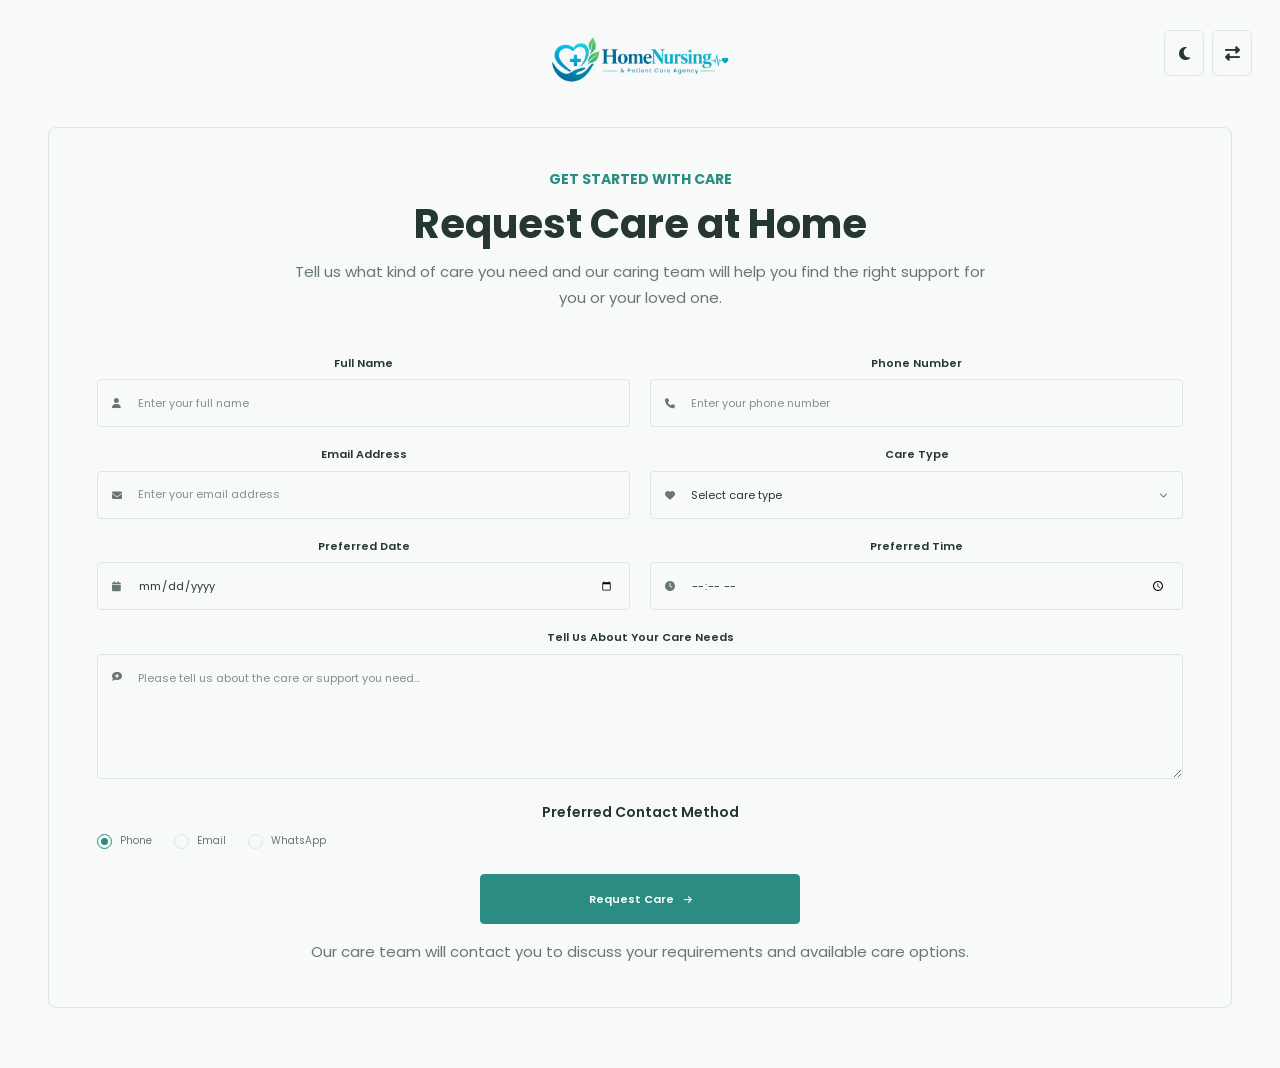
<file: carenow.html>
<!DOCTYPE html>

<html lang="en">

<head>
  <meta charset="UTF-8">
  <meta name="viewport" content="width=device-width, initial-scale=1.0">
  <title>CareNest | Compassionate Home Nursing & Healthcare</title>

  <!-- Favicon -->

  <link rel="icon" type="image/png" href="images/logo.png">

  <!-- Google Fonts -->

  <link rel="preconnect" href="https://fonts.googleapis.com">

<link rel="preconnect"
      href="https://fonts.gstatic.com"
      crossorigin>

<link href="https://fonts.googleapis.com/css2?family=Poppins:wght@400;500;600;700&display=swap"
      rel="stylesheet">

<link rel="stylesheet"
      href="https://cdnjs.cloudflare.com/ajax/libs/font-awesome/6.5.1/css/all.min.css">


  <!-- CSS -->

  <link rel="stylesheet" href="css/style.css">
  <link rel="stylesheet" href="css/responsive.css">
</head>

<body>
    <!-- =========================================================
     GET CARE NOW PAGE
     LOGO + DARK MODE + RTL + FORM ONLY
========================================================= -->

<main class="care-request-page">

    <!-- =====================================================
         TOP LOGO
    ====================================================== -->

    <div class="care-request-top">

        <a href="index.html" class="care-request-logo">

            <img
                src="images/logo.png"
                alt="HomeNursing & Patient Care Agency"
            >

        </a>

    </div>


    <!-- =====================================================
         AUTH / PAGE CONTROLS
         OUTSIDE THE FORM CARD
    ====================================================== -->

    <div class="care-request-controls">

        <!-- DARK MODE -->
        <button
            type="button"
            class="care-request-control-btn"
            id="careDarkModeBtn"
            aria-label="Toggle dark mode"
            title="Dark mode"
        >
            <i class="fas fa-moon"></i>
        </button>


        <!-- RTL -->
        <button
            type="button"
            class="care-request-control-btn"
            id="careRtlBtn"
            aria-label="Toggle RTL mode"
            title="RTL mode"
        >
            <i class="fas fa-right-left"></i>
        </button>

    </div>


    <!-- =====================================================
         FORM SECTION
    ====================================================== -->

    <section class="care-request-section">

        <div class="care-request-container">

            <!-- =================================================
                 FORM CARD
            ================================================== -->

            <div class="care-request-card">

                <!-- FORM HEADER -->

                <div class="care-request-header">

                    <span class="care-request-eyebrow">
                        GET STARTED WITH CARE
                    </span>

                    <h1 class="care-request-title">
                        Request Care at Home
                    </h1>

                    <p class="care-request-description">
                        Tell us what kind of care you need and our
                        caring team will help you find the right
                        support for you or your loved one.
                    </p>

                </div>


                <!-- =================================================
                     FORM
                ================================================== -->

                <form
                    class="care-request-form"
                    id="careRequestForm"
                    action="#"
                    method="post"
                >

                    <!-- NAME + PHONE -->

                    <div class="care-request-row">

                        <div class="care-form-group">

                            <label for="careFullName">
                                Full Name
                            </label>

                            <div class="care-input-wrapper">

                                <i class="fas fa-user"></i>

                                <input
                                    type="text"
                                    id="careFullName"
                                    name="fullName"
                                    placeholder="Enter your full name"
                                    autocomplete="name"
                                    required
                                >

                            </div>

                        </div>


                        <div class="care-form-group">

                            <label for="carePhone">
                                Phone Number
                            </label>

                            <div class="care-input-wrapper">

                                <i class="fas fa-phone"></i>

                                <input
                                    type="tel"
                                    id="carePhone"
                                    name="phone"
                                    placeholder="Enter your phone number"
                                    autocomplete="tel"
                                    required
                                >

                            </div>

                        </div>

                    </div>


                    <!-- EMAIL + CARE TYPE -->

                    <div class="care-request-row">

                        <div class="care-form-group">

                            <label for="careEmail">
                                Email Address
                            </label>

                            <div class="care-input-wrapper">

                                <i class="fas fa-envelope"></i>

                                <input
                                    type="email"
                                    id="careEmail"
                                    name="email"
                                    placeholder="Enter your email address"
                                    autocomplete="email"
                                    required
                                >

                            </div>

                        </div>


                        <div class="care-form-group">

                            <label for="careType">
                                Care Type
                            </label>

                            <div class="care-input-wrapper">

                                <i class="fas fa-heart"></i>

                                <select
                                    id="careType"
                                    name="careType"
                                    required
                                >

                                    <option value="" selected disabled>
                                        Select care type
                                    </option>

                                    <option value="elderly-care">
                                        Elderly Care
                                    </option>

                                    <option value="post-hospital-care">
                                        Post-Hospital Care
                                    </option>

                                    <option value="daily-living-support">
                                        Daily Living Support
                                    </option>

                                    <option value="personal-care">
                                        Personal Care
                                    </option>

                                    <option value="nursing-care">
                                        Nursing Care
                                    </option>

                                    <option value="companion-care">
                                        Companion Care
                                    </option>

                                </select>

                                <i class="fas fa-chevron-down care-select-icon"></i>

                            </div>

                        </div>

                    </div>


                    <!-- DATE + TIME -->

                    <div class="care-request-row">

                        <div class="care-form-group">

                            <label for="careDate">
                                Preferred Date
                            </label>

                            <div class="care-input-wrapper">

                                <i class="fas fa-calendar"></i>

                                <input
                                    type="date"
                                    id="careDate"
                                    name="preferredDate"
                                >

                            </div>

                        </div>


                        <div class="care-form-group">

                            <label for="careTime">
                                Preferred Time
                            </label>

                            <div class="care-input-wrapper">

                                <i class="fas fa-clock"></i>

                                <input
                                    type="time"
                                    id="careTime"
                                    name="preferredTime"
                                >

                            </div>

                        </div>

                    </div>


                    <!-- MESSAGE -->

                    <div class="care-form-group care-message-group">

                        <label for="careMessage">
                            Tell Us About Your Care Needs
                        </label>

                        <div class="care-textarea-wrapper">

                            <i class="fas fa-comment-medical"></i>

                            <textarea
                                id="careMessage"
                                name="message"
                                rows="5"
                                placeholder="Please tell us about the care or support you need..."
                            ></textarea>

                        </div>

                    </div>


                    <!-- PREFERRED CONTACT -->

                    <div class="care-preferred-contact">

                        <span class="care-contact-label">
                            Preferred Contact Method
                        </span>

                        <div class="care-contact-options">

                            <label class="care-radio-option">

                                <input
                                    type="radio"
                                    name="contactMethod"
                                    value="phone"
                                    checked
                                >

                                <span class="care-radio"></span>

                                <span>Phone</span>

                            </label>


                            <label class="care-radio-option">

                                <input
                                    type="radio"
                                    name="contactMethod"
                                    value="email"
                                >

                                <span class="care-radio"></span>

                                <span>Email</span>

                            </label>


                            <label class="care-radio-option">

                                <input
                                    type="radio"
                                    name="contactMethod"
                                    value="whatsapp"
                                >

                                <span class="care-radio"></span>

                                <span>WhatsApp</span>

                            </label>

                        </div>

                    </div>


                    <!-- SUBMIT -->

                    <div class="care-request-action">

                        <button
                            type="submit"
                            class="care-request-submit"
                        >

                            <span>
                                Request Care
                            </span>

                            <i class="fas fa-arrow-right"></i>

                        </button>

                    </div>


                    <!-- NOTE -->

                    <p class="care-request-note">
                        Our care team will contact you to discuss
                        your requirements and available care options.
                    </p>

                </form>

            </div>

        </div>

    </section>

</main>
<!-- JS -->
 <script>
/* =========================================================
   GET CARE NOW
   DARK MODE + RTL
========================================================= */

document.addEventListener("DOMContentLoaded", function () {

    const darkModeBtn =
        document.getElementById("careDarkModeBtn");

    const rtlBtn =
        document.getElementById("careRtlBtn");


    /* =====================================================
       DARK MODE
    ===================================================== */

    function applyDarkMode(enabled) {

        document.documentElement.classList.toggle(
            "dark-mode",
            enabled
        );

        if (darkModeBtn) {

            darkModeBtn.classList.toggle(
                "active",
                enabled
            );

            const icon =
                darkModeBtn.querySelector("i");

            if (icon) {

                icon.className = enabled
                    ? "fas fa-sun"
                    : "fas fa-moon";
            }
        }
    }


    /* =====================================================
       RTL
    ===================================================== */

    function applyRTL(enabled) {

        document.documentElement.setAttribute(
            "dir",
            enabled ? "rtl" : "ltr"
        );

        if (rtlBtn) {

            rtlBtn.classList.toggle(
                "active",
                enabled
            );

            const icon =
                rtlBtn.querySelector("i");

            if (icon) {

                icon.className = enabled
                    ? "fas fa-right-left"
                    : "fas fa-right-left";
            }
        }
    }


    /* =====================================================
       LOAD SAVED DARK MODE
    ===================================================== */

    const savedDarkMode =
        localStorage.getItem("darkMode") === "true";

    applyDarkMode(savedDarkMode);


    /* =====================================================
       LOAD SAVED RTL
    ===================================================== */

    const savedRTL =
        localStorage.getItem("rtlMode") === "true";

    applyRTL(savedRTL);


    /* =====================================================
       DARK MODE BUTTON
    ===================================================== */

    if (darkModeBtn) {

        darkModeBtn.addEventListener(
            "click",
            function () {

                const enabled =
                    !document.documentElement.classList.contains(
                        "dark-mode"
                    );

                applyDarkMode(enabled);

                localStorage.setItem(
                    "darkMode",
                    enabled
                );
            }
        );
    }


    /* =====================================================
       RTL BUTTON
    ===================================================== */

    if (rtlBtn) {

        rtlBtn.addEventListener(
            "click",
            function () {

                const enabled =
                    document.documentElement.getAttribute(
                        "dir"
                    ) !== "rtl";

                applyRTL(enabled);

                localStorage.setItem(
                    "rtlMode",
                    enabled
                );
            }
        );
    }

});
</script>

  <script src="js/script.js"></script>

</body>
</html>
</file>
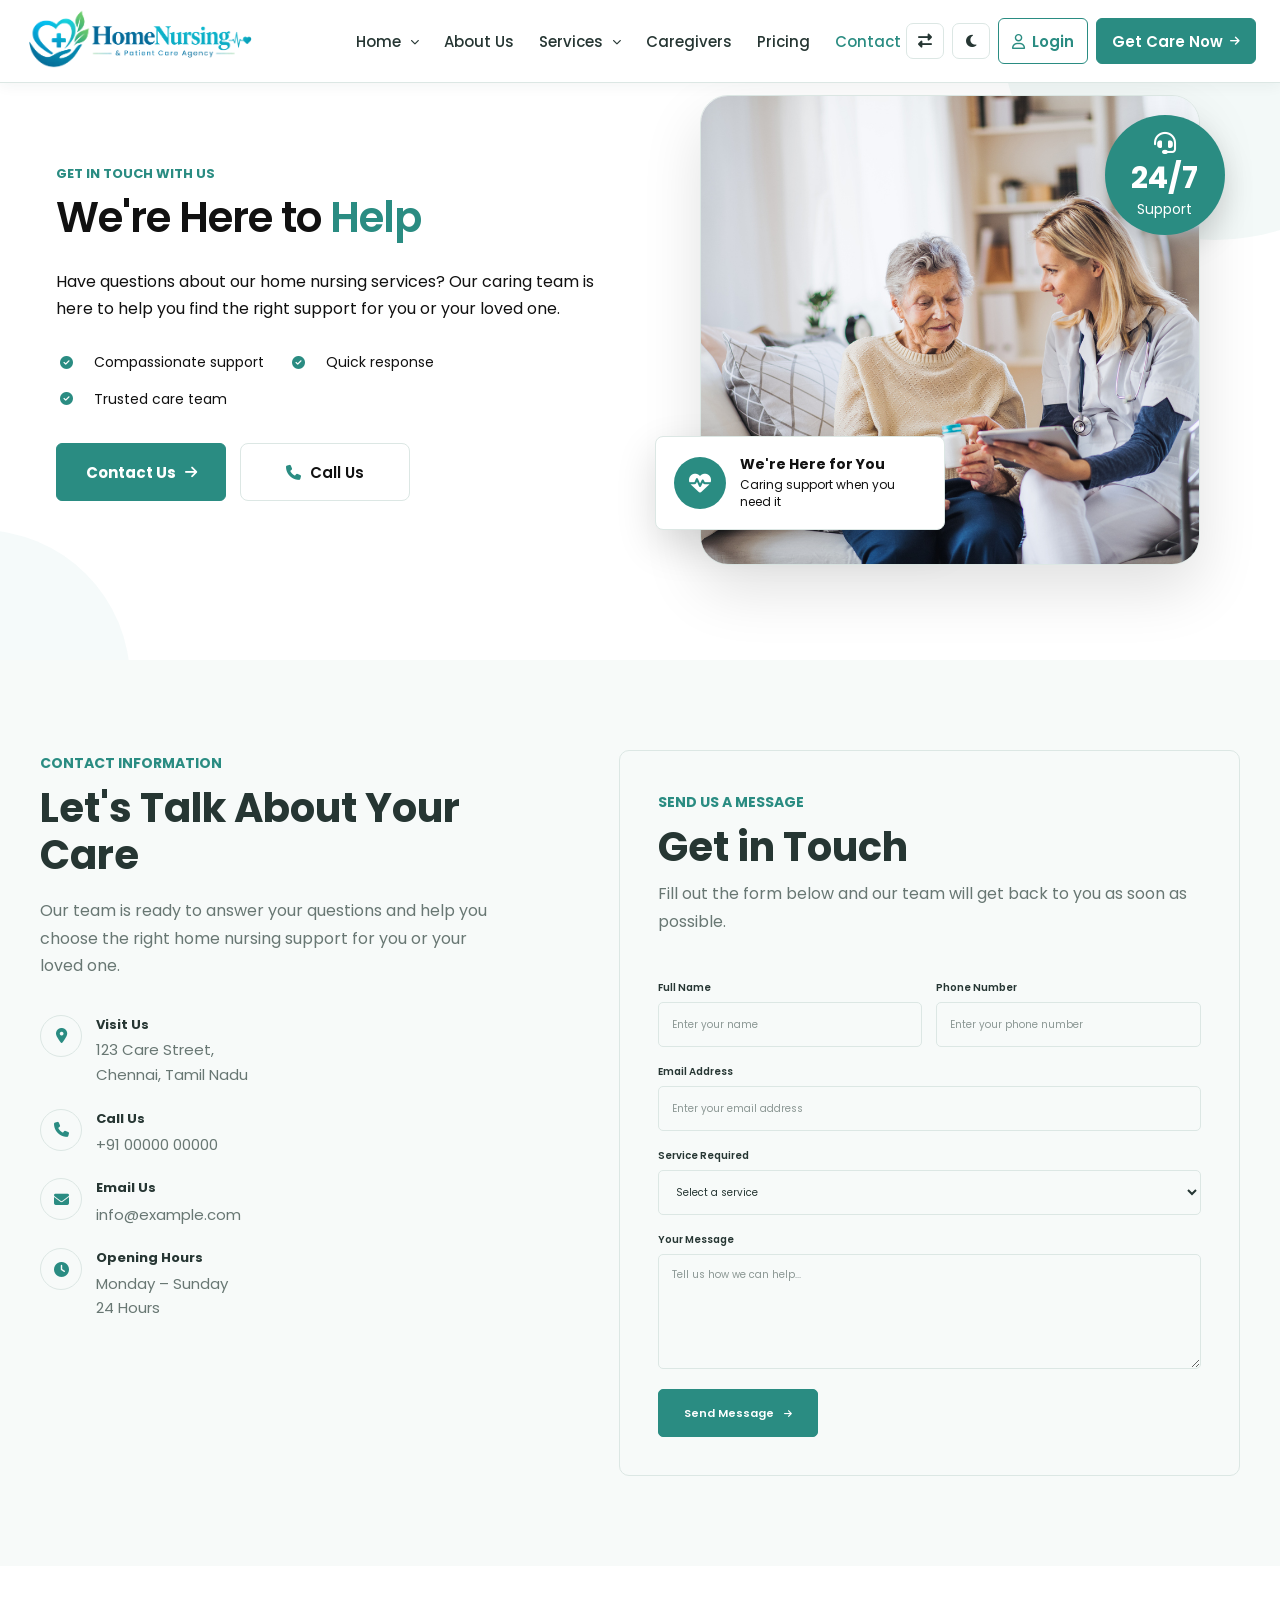
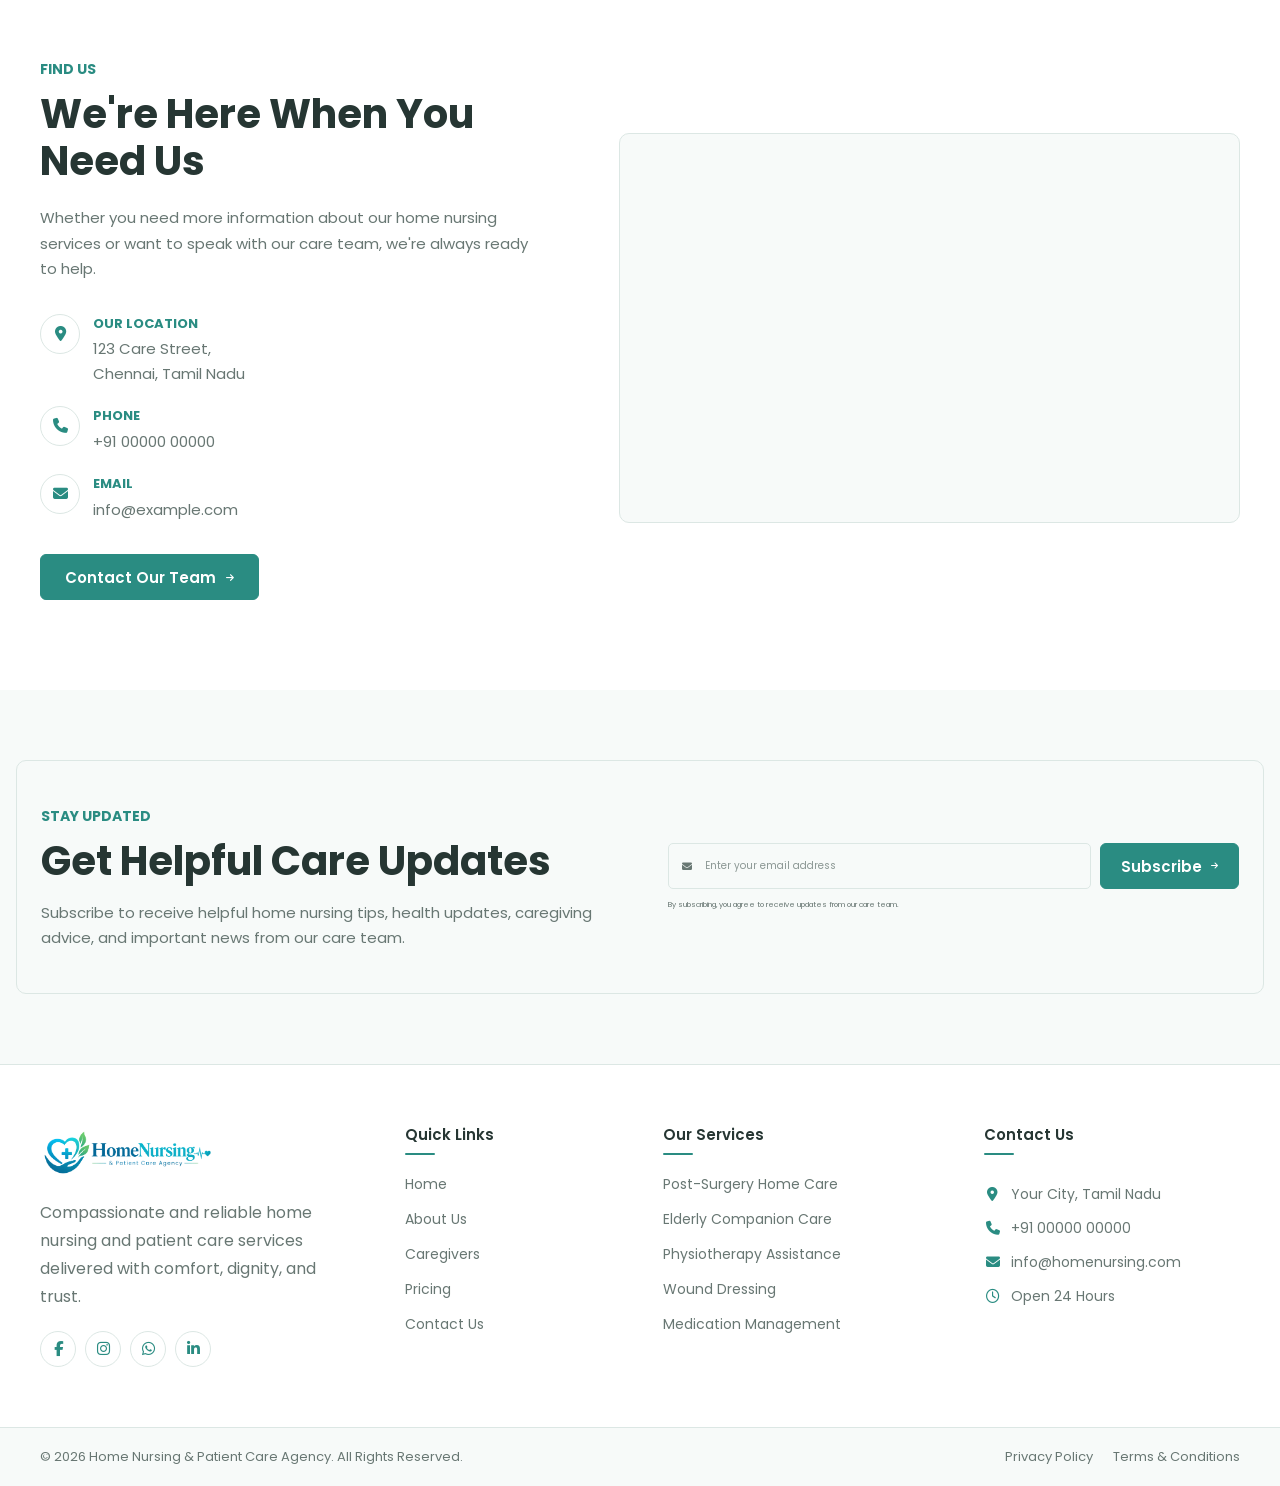
<file: contact.html>
<!DOCTYPE html>

<html lang="en">

<head>
  <meta charset="UTF-8">
  <meta name="viewport" content="width=device-width, initial-scale=1.0">
  <title>CareNest | Compassionate Home Nursing & Healthcare</title>

  <!-- Favicon -->

  <link rel="icon" type="image/png" href="images/logo.png">

  <!-- Google Fonts -->

  <link rel="preconnect" href="https://fonts.googleapis.com">

<link rel="preconnect"
      href="https://fonts.gstatic.com"
      crossorigin>

<link href="https://fonts.googleapis.com/css2?family=Poppins:wght@400;500;600;700&display=swap"
      rel="stylesheet">

<link rel="stylesheet"
      href="https://cdnjs.cloudflare.com/ajax/libs/font-awesome/6.5.1/css/all.min.css">


  <!-- CSS -->

  <link rel="stylesheet" href="css/style.css">
  <link rel="stylesheet" href="css/responsive.css">
</head>

<body>
    <!-- =========================================================
     SITE 8 - HOME NURSING & PATIENT CARE AGENCY
     HEADER
========================================================= -->

<header class="site-header" id="siteHeader">

    <div class="header-container">

        <!-- =========================
             LOGO
        ========================== -->
        <a href="index.html" class="site-logo" aria-label="Home Nursing & Patient Care Agency">

            <img
                src="images/logo.png"
                alt="Home Nursing & Patient Care Agency Logo"
                class="logo-image"
            >

        </a>


        <!-- =========================
             DESKTOP NAVIGATION
        ========================== -->
        <nav class="main-navigation" id="mainNavigation">

            <ul class="nav-list">

                <!-- HOME DROPDOWN -->
                <li class="nav-item has-dropdown">

                    <button
                        class="nav-link dropdown-toggle"
                        type="button"
                        aria-expanded="false"
                        aria-haspopup="true"
                    >
                        <span>Home</span>
                        <i class="fa-solid fa-chevron-down dropdown-icon"></i>
                    </button>

                    <ul class="dropdown-menu home-dropdown">

                        <li>
                            <a href="index.html" class="dropdown-link">
                                Home 1
                            </a>
                        </li>

                        <li>
                            <a href="home2.html" class="dropdown-link">
                                Home 2
                            </a>
                        </li>

                    </ul>

                </li>


                <!-- ABOUT US -->
                <li class="nav-item">

                    <a href="about.html" class="nav-link">
                        About Us
                    </a>

                </li>


                <!-- SERVICES DROPDOWN -->
                <li class="nav-item has-dropdown">

                    <button
                        class="nav-link dropdown-toggle"
                        type="button"
                        aria-expanded="false"
                        aria-haspopup="true"
                    >
                        <span>Services</span>
                        <i class="fa-solid fa-chevron-down dropdown-icon"></i>
                    </button>

                    <ul class="dropdown-menu services-dropdown">

                        <li>
                            <a href="post-surgery.html" class="dropdown-link">
                                Post-Surgery Home Care
                            </a>
                        </li>

                        <li>
                            <a href="elderly-care.html" class="dropdown-link">
                                Elderly Companion Care
                            </a>
                        </li>

                        <li>
                            <a href="physiotherapy.html" class="dropdown-link">
                                Physiotherapy Assistance
                            </a>
                        </li>

                        <li>
                            <a href="wound-dressing.html" class="dropdown-link">
                                Wound Dressing
                            </a>
                        </li>

                        <li>
                            <a href="medication.html" class="dropdown-link">
                                Medication Management
                            </a>
                        </li>

                    </ul>

                </li>


                <!-- CAREGIVERS -->
                <li class="nav-item">

                    <a href="caregivers.html" class="nav-link">
                        Caregivers
                    </a>

                </li>


                <!-- PRICING -->
                <li class="nav-item">

                    <a href="pricing.html" class="nav-link">
                        Pricing
                    </a>

                </li>


                <!-- CONTACT -->
                <li class="nav-item">

                    <a href="contact.html" class="nav-link active">
                        Contact Us
                    </a>

                </li>

            </ul>

        </nav>


        <!-- =========================
             HEADER ACTIONS
        ========================== -->
        <div class="header-actions">

            <!-- RTL BUTTON -->
            <button
                type="button"
                class="header-icon-button rtl-toggle"
                id="rtlToggle"
                aria-label="Toggle RTL direction"
                title="Toggle RTL"
            >
                <i class="fa-solid fa-right-left"></i>
            </button>


            <!-- DARK MODE -->
            <button
                type="button"
                class="header-icon-button theme-toggle"
                id="themeToggle"
                aria-label="Toggle dark mode"
                title="Toggle dark mode"
            >
                <i class="fa-solid fa-moon theme-icon"></i>
            </button>


            <!-- LOGIN -->
            <a href="login.html" class="login-button">
                <i class="fa-regular fa-user"></i>
                <span>Login</span>
            </a>


            <!-- GET CARE NOW -->
            <a href="carenow.html" class="care-button">
                <span>Get Care Now</span>
                <i class="fa-solid fa-arrow-right"></i>
            </a>

        </div>


        <!-- =========================
             MOBILE HAMBURGER
        ========================== -->
        <button
            type="button"
            class="hamburger-button"
            id="hamburgerButton"
            aria-label="Open navigation menu"
            aria-expanded="false"
            aria-controls="mobileMenu"
        >

            <span class="hamburger-line"></span>
            <span class="hamburger-line"></span>
            <span class="hamburger-line"></span>

        </button>

    </div>


    <!-- =====================================================
         MOBILE NAVIGATION
    ====================================================== -->
    <div class="mobile-menu" id="mobileMenu">

        <div class="mobile-menu-inner">

            <!-- MOBILE NAVIGATION -->
            <nav class="mobile-navigation">

                <ul class="mobile-nav-list">

                    <!-- MOBILE HOME DROPDOWN -->
                    <li class="mobile-nav-item mobile-has-dropdown">

                        <button
                            type="button"
                            class="mobile-nav-link mobile-dropdown-toggle"
                            aria-expanded="false"
                        >

                            <span>Home</span>

                            <i class="fa-solid fa-chevron-down"></i>

                        </button>


                        <ul class="mobile-dropdown-menu">

                            <li>
                                <a href="index.html" class="mobile-dropdown-link">
                                    Home 1
                                </a>
                            </li>

                            <li>
                                <a href="home2.html" class="mobile-dropdown-link">
                                    Home 2
                                </a>
                            </li>

                        </ul>

                    </li>


                    <!-- ABOUT -->
                    <li class="mobile-nav-item">

                        <a href="about.html" class="mobile-nav-link">
                            About Us
                        </a>

                    </li>


                    <!-- MOBILE SERVICES DROPDOWN -->
                    <li class="mobile-nav-item mobile-has-dropdown">

                        <button
                            type="button"
                            class="mobile-nav-link mobile-dropdown-toggle"
                            aria-expanded="false"
                        >

                            <span>Services</span>

                            <i class="fa-solid fa-chevron-down"></i>

                        </button>


                        <ul class="mobile-dropdown-menu">

                            <li>
                                <a
                                    href="post-surgery.html"
                                    class="mobile-dropdown-link"
                                >
                                    Post-Surgery Home Care
                                </a>
                            </li>

                            <li>
                                <a
                                    href="elderly-care.html"
                                    class="mobile-dropdown-link"
                                >
                                    Elderly Companion Care
                                </a>
                            </li>

                            <li>
                                <a
                                    href="physiotherapy.html"
                                    class="mobile-dropdown-link"
                                >
                                    Physiotherapy Assistance
                                </a>
                            </li>

                            <li>
                                <a
                                    href="wound-dressing.html"
                                    class="mobile-dropdown-link"
                                >
                                    Wound Dressing
                                </a>
                            </li>

                            <li>
                                <a
                                    href="medication.html"
                                    class="mobile-dropdown-link"
                                >
                                    Medication Management
                                </a>
                            </li>

                        </ul>

                    </li>


                    <!-- CAREGIVERS -->
                    <li class="mobile-nav-item">

                        <a href="caregivers.html" class="mobile-nav-link">
                            Caregivers
                        </a>

                    </li>


                    <!-- PRICING -->
                    <li class="mobile-nav-item">

                        <a href="pricing.html" class="mobile-nav-link">
                            Pricing
                        </a>

                    </li>


                    <!-- CONTACT -->
                    <li class="mobile-nav-item">

                        <a href="contact.html" class="mobile-nav-link active">
                            Contact Us
                        </a>

                    </li>

                </ul>

            </nav>


            <!-- =============================================
                 MOBILE ACTIONS
            ============================================== -->
            <div class="mobile-header-actions">

                <!-- RTL -->
                <button
                    type="button"
                    class="mobile-action-button rtl-toggle"
                    id="mobileRtlToggle"
                >
                    <i class="fa-solid fa-right-left"></i>
                </button>


                <!-- DARK MODE -->
                <button
                    type="button"
                    class="mobile-action-button theme-toggle"
                    id="mobileThemeToggle"
                >
                    <i class="fa-solid fa-moon theme-icon"></i>
                    <span>Dark Mode</span>
                </button>


                <!-- LOGIN -->
                <a href="login.html" class="mobile-login-button">

                    <i class="fa-regular fa-user"></i>
                    <span>Login</span>

                </a>


                <!-- GET CARE NOW -->
                <a href="carenow.html" class="mobile-care-button">

                    <span>Get Care Now</span>

                    <i class="fa-solid fa-arrow-right"></i>

                </a>

            </div>

        </div>

    </div>

</header>

<!-- =========================================================
     CONTACT PAGE
     HERO SECTION
========================================================= -->

<section class="contact-hero" id="contact-hero">

    <!-- Decorative background shapes -->

    <div class="contact-hero-bg-shape contact-hero-bg-shape-1"></div>

    <div class="contact-hero-bg-shape contact-hero-bg-shape-2"></div>


    <div class="contact-hero-container">

        <div class="contact-hero-content">


            <!-- =================================================
                 LEFT CONTENT
            ================================================== -->

            <div class="contact-hero-text">

                <!-- EYEBROW -->

                <span class="contact-hero-eyebrow">
                    GET IN TOUCH WITH US
                </span>


                <!-- TITLE -->

                <h1 class="contact-hero-title">

                    We're Here to
                    <span>Help</span>

                </h1>


                <!-- DESCRIPTION -->

                <p class="contact-hero-description">

                    Have questions about our home nursing services?
                    Our caring team is here to help you find the right
                    support for you or your loved one.

                </p>


                <!-- TRUST POINTS -->

                <div class="contact-hero-points">

                    <div class="contact-hero-point">

                        <i class="fas fa-circle-check"></i>

                        <span>
                            Compassionate support
                        </span>

                    </div>


                    <div class="contact-hero-point">

                        <i class="fas fa-circle-check"></i>

                        <span>
                            Quick response
                        </span>

                    </div>


                    <div class="contact-hero-point">

                        <i class="fas fa-circle-check"></i>

                        <span>
                            Trusted care team
                        </span>

                    </div>

                </div>


                <!-- =================================================
                     ACTION BUTTONS
                ================================================== -->

                <div class="contact-hero-actions">

                    <a href="#contact-form"
                       class="contact-hero-primary-btn">

                        Contact Us

                        <i class="fas fa-arrow-right"></i>

                    </a>


                    <a href="tel:+910000000000"
                       class="contact-hero-secondary-btn">

                        <i class="fas fa-phone"></i>

                        Call Us

                    </a>

                </div>

            </div>



            <!-- =================================================
                 RIGHT VISUAL
            ================================================== -->

            <div class="contact-hero-visual">

                <div class="contact-hero-image-card">


                    <!-- MAIN IMAGE -->

                    <img
                        src="images/contact-care.jpg"
                        alt="Professional home nursing care"
                        class="contact-hero-image"
                    >


                    <!-- =================================================
                         FLOATING CARE CARD
                    ================================================== -->

                    <div class="contact-hero-floating-card">

                        <div class="contact-hero-floating-icon">

                            <i class="fas fa-heart-pulse"></i>

                        </div>


                        <div class="contact-hero-floating-content">

                            <strong>
                                We're Here for You
                            </strong>

                            <span>
                                Caring support when you need it
                            </span>

                        </div>

                    </div>


                    <!-- =================================================
                         24/7 SUPPORT BADGE
                    ================================================== -->

                    <div class="contact-hero-badge">

                        <i class="fas fa-headset"></i>

                        <strong>
                            24/7
                        </strong>

                        <span>
                            Support
                        </span>

                    </div>


                </div>

            </div>


        </div>

    </div>

</section>
<! =========================================================
   CONTACT US MAIN SECTION
   PART 1 - HTML
========================================================= !>

<section class="contact-connect" id="contact-form">

    <div class="contact-connect-container">

        <!-- =================================================
             CONTACT INFORMATION
        ================================================== -->

        <div class="contact-connect-info">

            <span class="contact-connect-eyebrow">
                CONTACT INFORMATION
            </span>

            <h2 class="contact-connect-title">
                Let's Talk About Your Care
            </h2>

            <p class="contact-connect-description">
                Our team is ready to answer your questions and
                help you choose the right home nursing support
                for you or your loved one.
            </p>


            <!-- ADDRESS -->

            <div class="contact-info-item">

                <div class="contact-info-icon">
                    <i class="fas fa-location-dot"></i>
                </div>

                <div class="contact-info-content">

                    <h3>Visit Us</h3>

                    <p>
                        123 Care Street,<br>
                        Chennai, Tamil Nadu
                    </p>

                </div>

            </div>


            <!-- PHONE -->

            <div class="contact-info-item">

                <div class="contact-info-icon">
                    <i class="fas fa-phone"></i>
                </div>

                <div class="contact-info-content">

                    <h3>Call Us</h3>

                    <a href="tel:+910000000000">
                        +91 00000 00000
                    </a>

                </div>

            </div>


            <!-- EMAIL -->

            <div class="contact-info-item">

                <div class="contact-info-icon">
                    <i class="fas fa-envelope"></i>
                </div>

                <div class="contact-info-content">

                    <h3>Email Us</h3>

                    <a href="mailto:info@example.com">
                        info@example.com
                    </a>

                </div>

            </div>


            <!-- OPENING HOURS -->

            <div class="contact-info-item">

                <div class="contact-info-icon">
                    <i class="fas fa-clock"></i>
                </div>

                <div class="contact-info-content">

                    <h3>Opening Hours</h3>

                    <p>
                        Monday – Sunday<br>
                        24 Hours
                    </p>

                </div>

            </div>

        </div>


        <!-- =================================================
             CONTACT FORM
        ================================================== -->

        <div class="contact-connect-form">

            <div class="contact-form-header">

                <span class="contact-form-eyebrow">
                    SEND US A MESSAGE
                </span>

                <h2 class="contact-form-title">
                    Get in Touch
                </h2>

                <p class="contact-form-description">
                    Fill out the form below and our team will
                    get back to you as soon as possible.
                </p>

            </div>


            <form
                class="contact-form"
                id="contactForm"
                action="#"
                method="post"
            >

                <!-- NAME + PHONE -->

                <div class="contact-form-row">

                    <div class="contact-form-group">

                        <label for="contact-name">
                            Full Name
                        </label>

                        <input
                            type="text"
                            id="contact-name"
                            name="name"
                            placeholder="Enter your name"
                            autocomplete="name"
                            required
                        >

                    </div>


                    <div class="contact-form-group">

                        <label for="contact-phone">
                            Phone Number
                        </label>

                        <input
                            type="tel"
                            id="contact-phone"
                            name="phone"
                            placeholder="Enter your phone number"
                            autocomplete="tel"
                            required
                        >

                    </div>

                </div>


                <!-- EMAIL -->

                <div class="contact-form-group">

                    <label for="contact-email">
                        Email Address
                    </label>

                    <input
                        type="email"
                        id="contact-email"
                        name="email"
                        placeholder="Enter your email address"
                        autocomplete="email"
                        required
                    >

                </div>


                <!-- SERVICE -->

                <div class="contact-form-group">

                    <label for="contact-service">
                        Service Required
                    </label>

                    <select
                        id="contact-service"
                        name="service"
                        required
                    >

                        <option value="" selected disabled>
                            Select a service
                        </option>

                        <option value="personal-care">
                            Personal Care
                        </option>

                        <option value="nursing-care">
                            Nursing Care
                        </option>

                        <option value="elderly-care">
                            Elderly Care
                        </option>

                        <option value="post-operative-care">
                            Post-Operative Care
                        </option>

                        <option value="companion-care">
                            Companion Care
                        </option>

                    </select>

                </div>


                <!-- MESSAGE -->

                <div class="contact-form-group">

                    <label for="contact-message">
                        Your Message
                    </label>

                    <textarea
                        id="contact-message"
                        name="message"
                        rows="5"
                        placeholder="Tell us how we can help..."
                        required
                    ></textarea>

                </div>


                <!-- SUBMIT -->

                <button
                    type="submit"
                    class="contact-form-submit"
                >
                    Send Message
                    <i class="fas fa-arrow-right"></i>
                </button>

            </form>

        </div>

    </div>

</section>
<!-- =========================================================
     CONTACT US
     LOCATION + CTA SECTION
     PART 1 - HTML WITH GOOGLE MAP
========================================================= -->

<section class="contact-location" id="location">

    <div class="contact-location-container">

        <!-- =================================================
             LEFT CONTENT
        ================================================== -->

        <div class="contact-location-content">

            <span class="contact-location-eyebrow">
                FIND US
            </span>

            <h2 class="contact-location-title">
                We're Here When You Need Us
            </h2>

            <p class="contact-location-description">
                Whether you need more information about our
                home nursing services or want to speak with
                our care team, we're always ready to help.
            </p>


            <!-- =================================================
                 LOCATION DETAILS
            ================================================== -->

            <div class="contact-location-details">

                <!-- ADDRESS -->

                <div class="contact-location-detail">

                    <div class="contact-location-detail-icon">
                        <i class="fas fa-location-dot"></i>
                    </div>

                    <div class="contact-location-detail-content">

                        <span>OUR LOCATION</span>

                        <p>
                            123 Care Street,<br>
                            Chennai, Tamil Nadu
                        </p>

                    </div>

                </div>


                <!-- PHONE -->

                <div class="contact-location-detail">

                    <div class="contact-location-detail-icon">
                        <i class="fas fa-phone"></i>
                    </div>

                    <div class="contact-location-detail-content">

                        <span>PHONE</span>

                        <a href="tel:+910000000000">
                            +91 00000 00000
                        </a>

                    </div>

                </div>


                <!-- EMAIL -->

                <div class="contact-location-detail">

                    <div class="contact-location-detail-icon">
                        <i class="fas fa-envelope"></i>
                    </div>

                    <div class="contact-location-detail-content">

                        <span>EMAIL</span>

                        <a href="mailto:info@example.com">
                            info@example.com
                        </a>

                    </div>

                </div>

            </div>


            <!-- =================================================
                 CTA
            ================================================== -->

            <div class="contact-location-actions">

                <a
                    href="#contact-form"
                    class="contact-location-btn"
                >
                    Contact Our Team

                    <i class="fas fa-arrow-right"></i>
                </a>

            </div>

        </div>


        <!-- =================================================
             GOOGLE MAP
        ================================================== -->

        <div class="contact-location-map">

            <div class="contact-location-map-inner">

                <iframe
                    src="https://www.google.com/maps?q=Chennai,Tamil+Nadu,India&output=embed"
                    width="100%"
                    height="100%"
                    style="border:0;"
                    allowfullscreen=""
                    loading="lazy"
                    referrerpolicy="no-referrer-when-downgrade"
                    title="Our Location - Chennai, Tamil Nadu"
                ></iframe>

            </div>

        </div>

    </div>

</section>
<!-- =========================================================
     NEWSLETTER / UPDATES SECTION
     PART 1 - HTML
========================================================= -->

<section class="newsletter-updates" id="newsletter">

    <div class="newsletter-updates-container">

        <!-- =================================================
             LEFT CONTENT
        ================================================== -->

        <div class="newsletter-updates-content">

            <span class="newsletter-updates-eyebrow">
                STAY UPDATED
            </span>

            <h2 class="newsletter-updates-title">
                Get Helpful Care Updates
            </h2>

            <p class="newsletter-updates-description">
                Subscribe to receive helpful home nursing tips,
                health updates, caregiving advice, and important
                news from our care team.
            </p>

        </div>


        <!-- =================================================
             NEWSLETTER FORM
        ================================================== -->

        <div class="newsletter-updates-form-wrapper">

            <form
                class="newsletter-updates-form"
                id="newsletterForm"
            >

                <div class="newsletter-updates-input-wrapper">

                    <i class="fas fa-envelope"></i>

                    <input
                        type="email"
                        id="newsletterEmail"
                        name="email"
                        placeholder="Enter your email address"
                        aria-label="Email address"
                        autocomplete="email"
                        required
                    >

                </div>


                <button
                    type="submit"
                    class="newsletter-updates-button"
                >
                    Subscribe

                    <i class="fas fa-arrow-right"></i>
                </button>

            </form>


            <p class="newsletter-updates-note">
                By subscribing, you agree to receive updates
                from our care team.
            </p>

        </div>

    </div>

</section>
<!-- =========================================================
     FOOTER
========================================================= -->

<footer class="site-footer">

    <div class="footer-container">

        <!-- =================================================
             FOOTER BRAND
        ================================================== -->

        <div class="footer-brand">

            <a href="index.html" class="footer-logo">
                <img
                    src="images/logo.png"
                    alt="Home Nursing & Patient Care Agency"
                >
            </a>

            <p class="footer-description">
                Compassionate and reliable home nursing and
                patient care services delivered with comfort,
                dignity, and trust.
            </p>

            <div class="footer-social">

                <a href="#" aria-label="Facebook">
                    <i class="fa-brands fa-facebook-f"></i>
                </a>

                <a href="#" aria-label="Instagram">
                    <i class="fa-brands fa-instagram"></i>
                </a>

                <a href="#" aria-label="WhatsApp">
                    <i class="fa-brands fa-whatsapp"></i>
                </a>

                <a href="#" aria-label="LinkedIn">
                    <i class="fa-brands fa-linkedin-in"></i>
                </a>

            </div>

        </div>


        <!-- =================================================
             QUICK LINKS
        ================================================== -->

        <div class="footer-column">

            <h3 class="footer-title">
                Quick Links
            </h3>

            <ul class="footer-links">

                <li>
                    <a href="index.html">Home</a>
                </li>

                <li>
                    <a href="about.html">About Us</a>
                </li>

                <li>
                    <a href="caregivers.html">Caregivers</a>
                </li>

                <li>
                    <a href="pricing.html">Pricing</a>
                </li>

                <li>
                    <a href="contact.html">Contact Us</a>
                </li>

            </ul>

        </div>


        <!-- =================================================
             OUR SERVICES
        ================================================== -->

        <div class="footer-column">

            <h3 class="footer-title">
                Our Services
            </h3>

            <ul class="footer-links">

                <li>
                    <a href="#">
                        Post-Surgery Home Care
                    </a>
                </li>

                <li>
                    <a href="#">
                        Elderly Companion Care
                    </a>
                </li>

                <li>
                    <a href="#">
                        Physiotherapy Assistance
                    </a>
                </li>

                <li>
                    <a href="#">
                        Wound Dressing
                    </a>
                </li>

                <li>
                    <a href="#">
                        Medication Management
                    </a>
                </li>

            </ul>

        </div>


        <!-- =================================================
             CONTACT INFORMATION
        ================================================== -->

        <div class="footer-column footer-contact">

            <h3 class="footer-title">
                Contact Us
            </h3>

            <div class="footer-contact-item">

                <i class="fa-solid fa-location-dot"></i>

                <span>
                    Your City, Tamil Nadu
                </span>

            </div>


            <div class="footer-contact-item">

                <i class="fa-solid fa-phone"></i>

                <a href="tel:+910000000000">
                    +91 00000 00000
                </a>

            </div>


            <div class="footer-contact-item">

                <i class="fa-solid fa-envelope"></i>

                <a href="mailto:info@homenursing.com">
                    info@homenursing.com
                </a>

            </div>


            <div class="footer-contact-item">

                <i class="fa-regular fa-clock"></i>

                <span>
                    Open 24 Hours
                </span>

            </div>

        </div>

    </div>


    <!-- =====================================================
         FOOTER BOTTOM
    ====================================================== -->

    <div class="footer-bottom">

        <div class="footer-bottom-container">

            <p>
                © 2026 Home Nursing & Patient Care Agency.
                All Rights Reserved.
            </p>

            <div class="footer-bottom-links">

                <a href="#">Privacy Policy</a>

                <a href="#">Terms & Conditions</a>

            </div>

        </div>

    </div>

</footer>


<!-- JS -->
<!-- Scroll To Top Button -->
<button class="scroll-top" id="scrollTop" aria-label="Scroll to top">
    <i class="fa-solid fa-arrow-up"></i>
</button>
  <script src="js/script.js"></script>

</body>
</html>
</file>
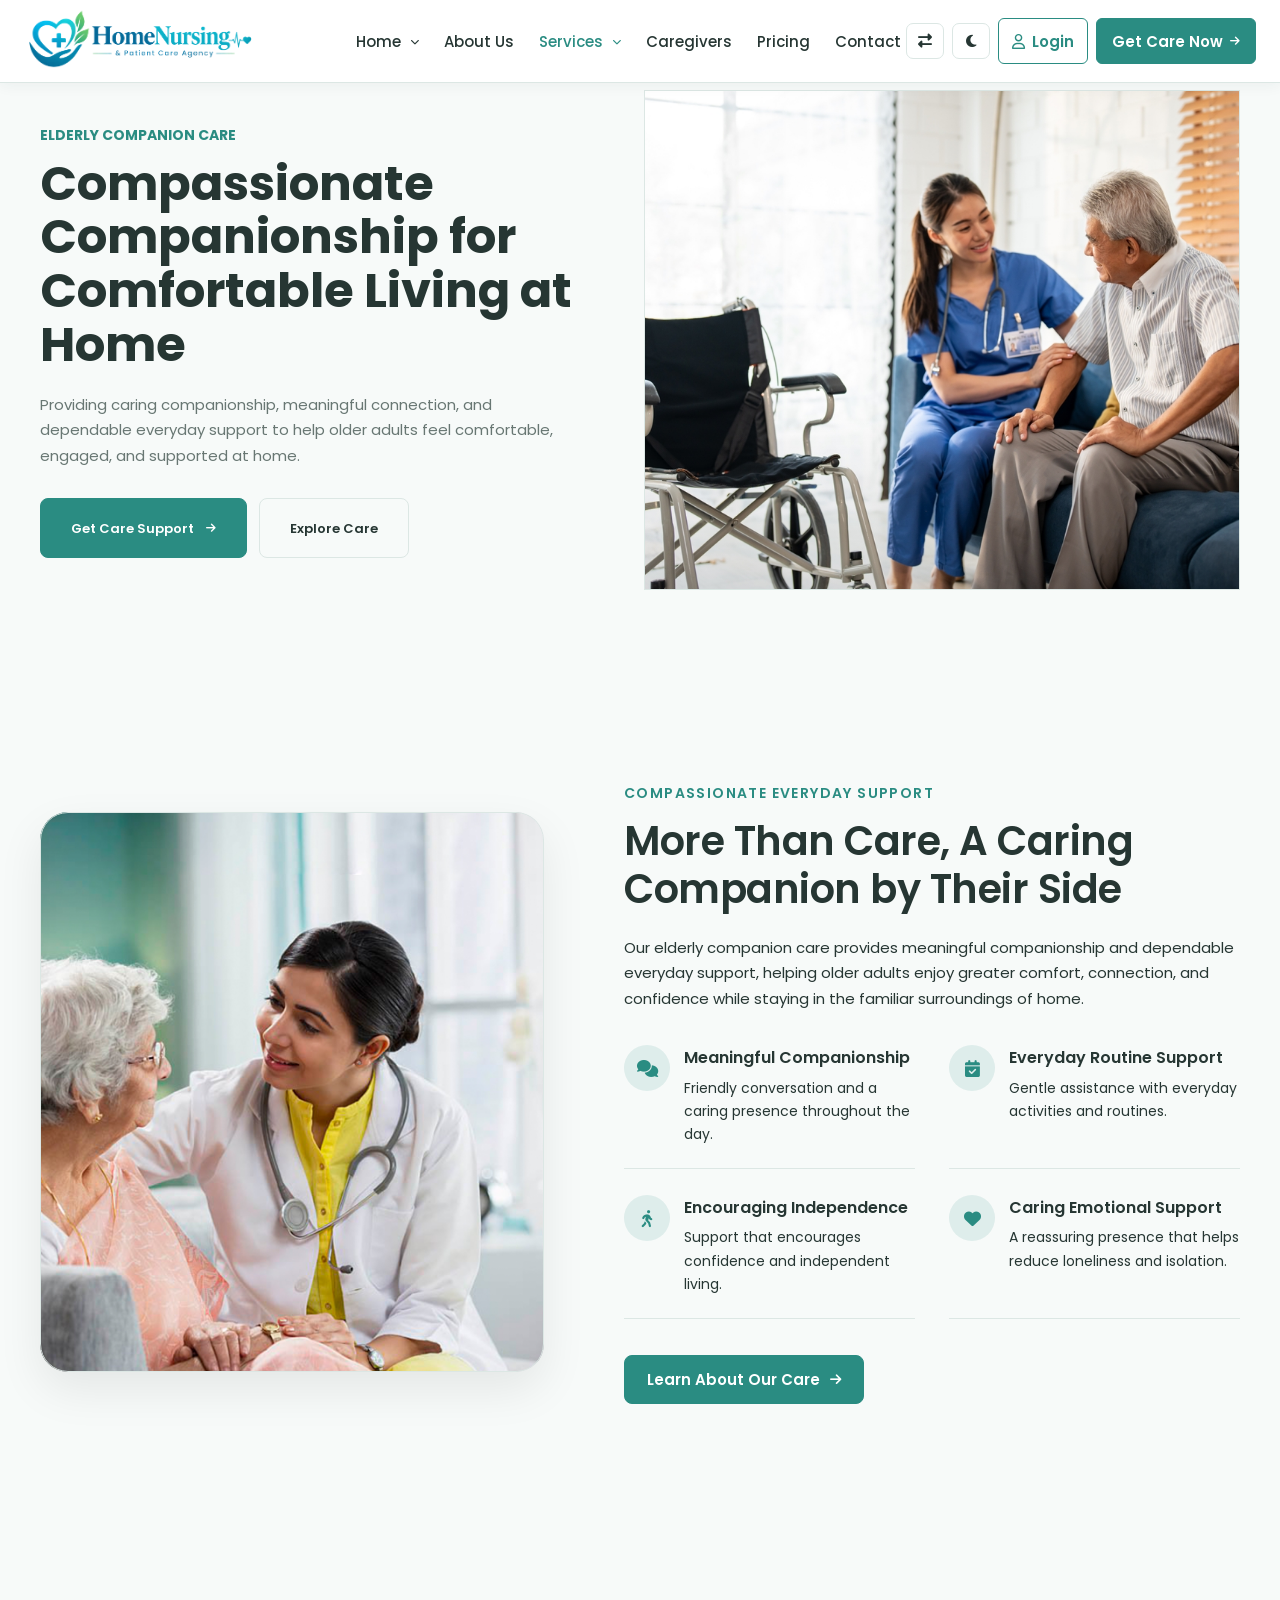
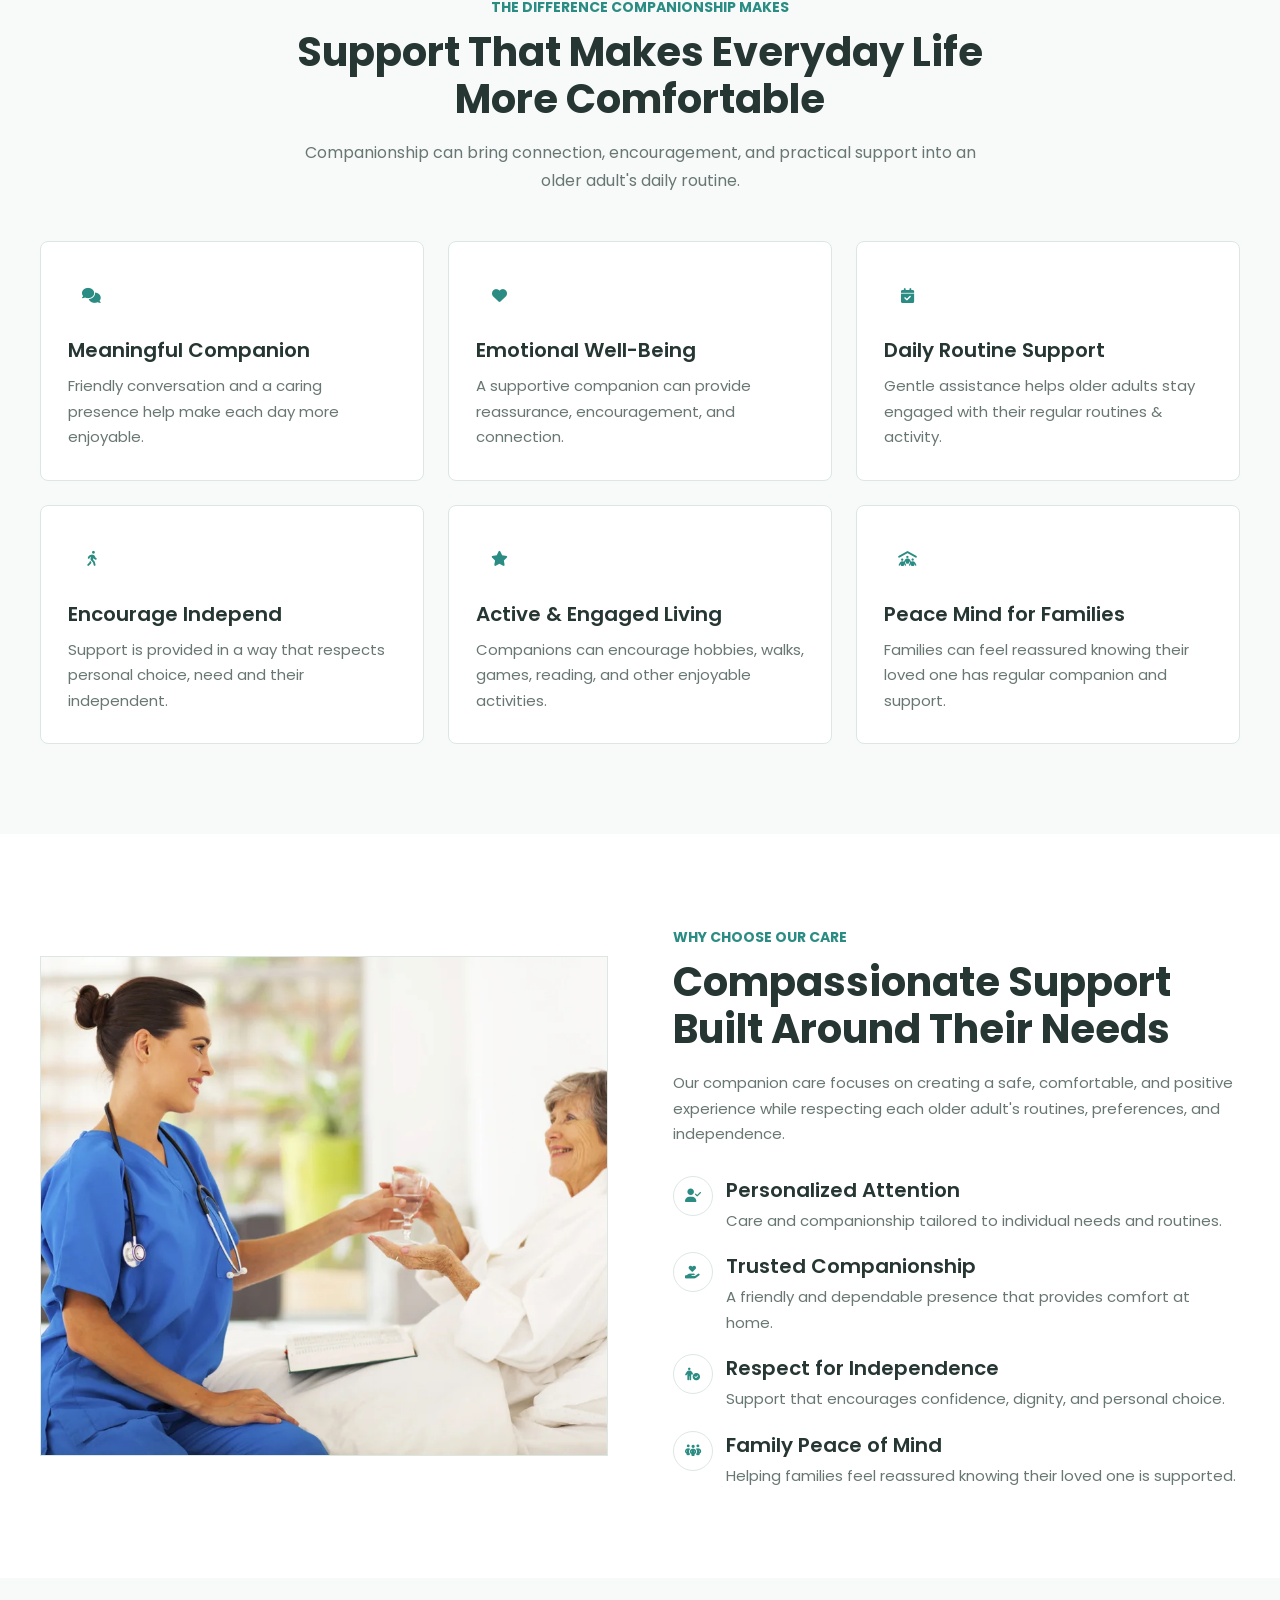
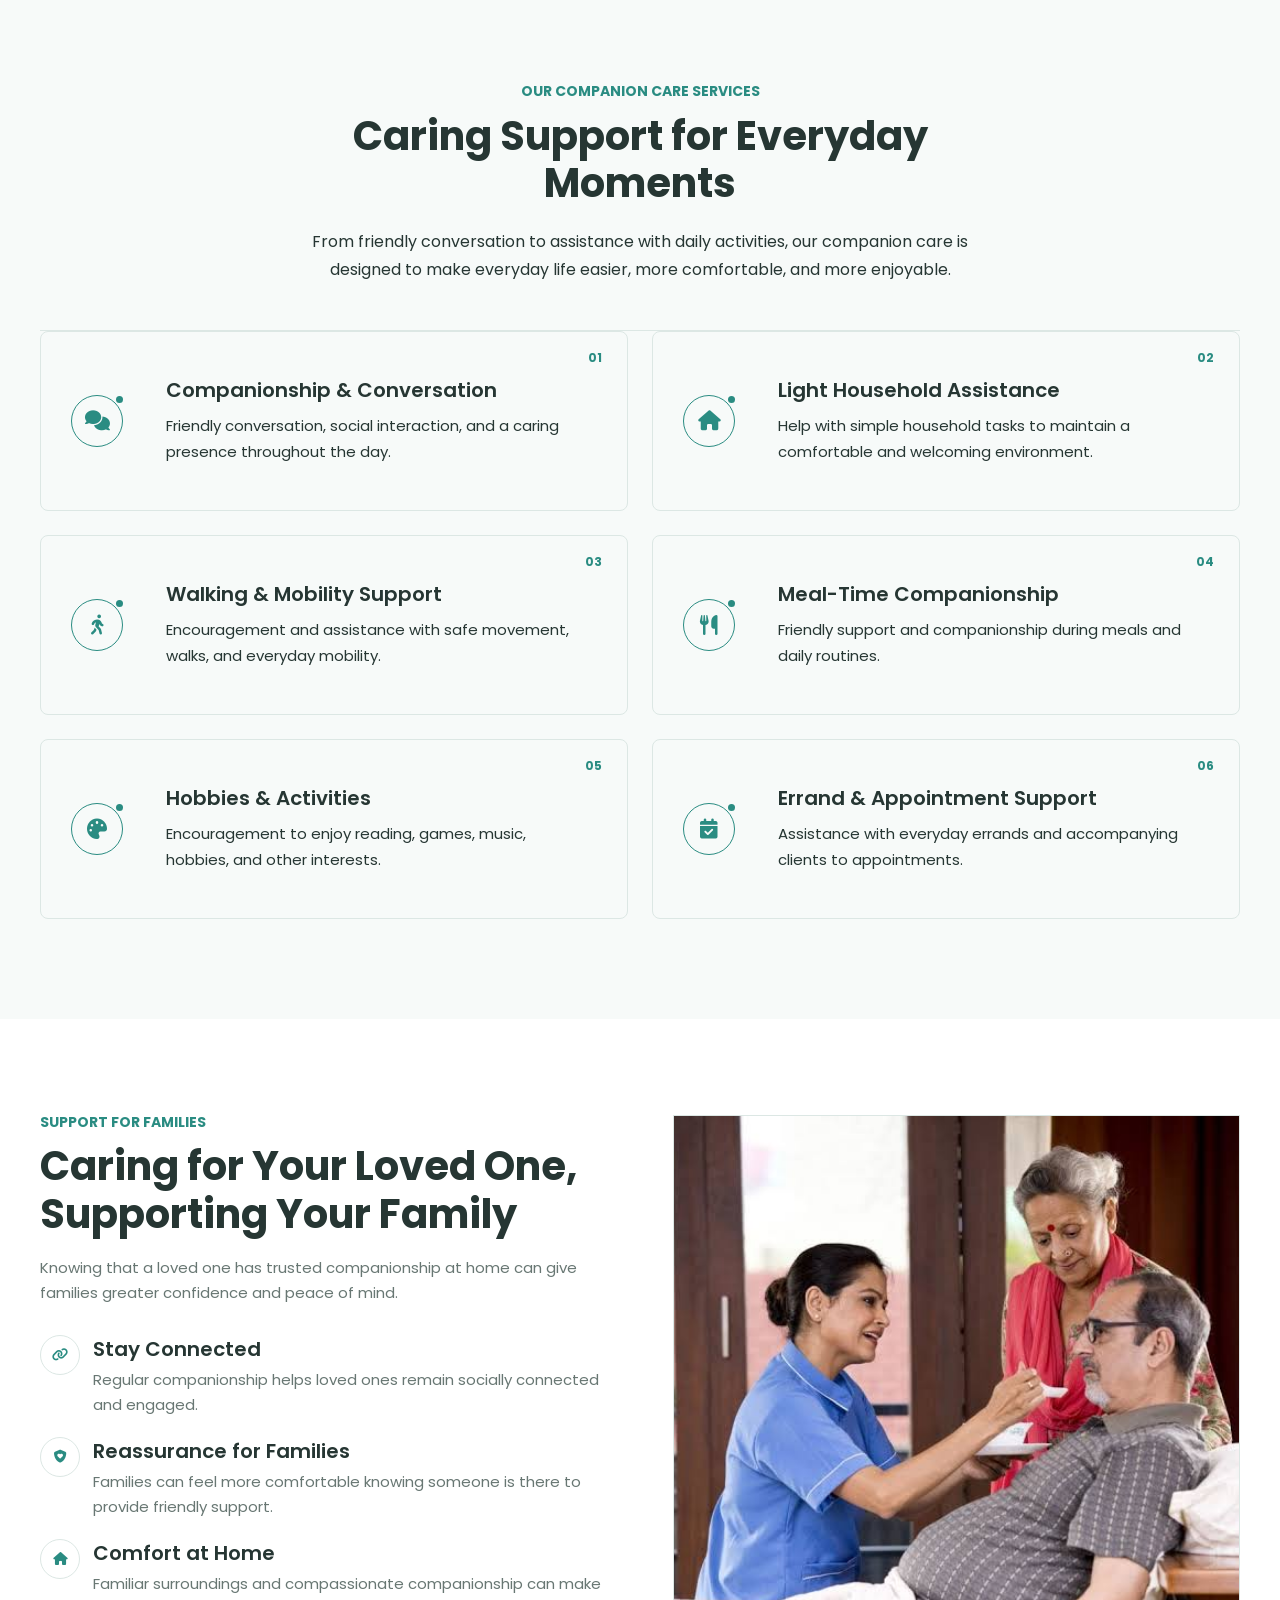
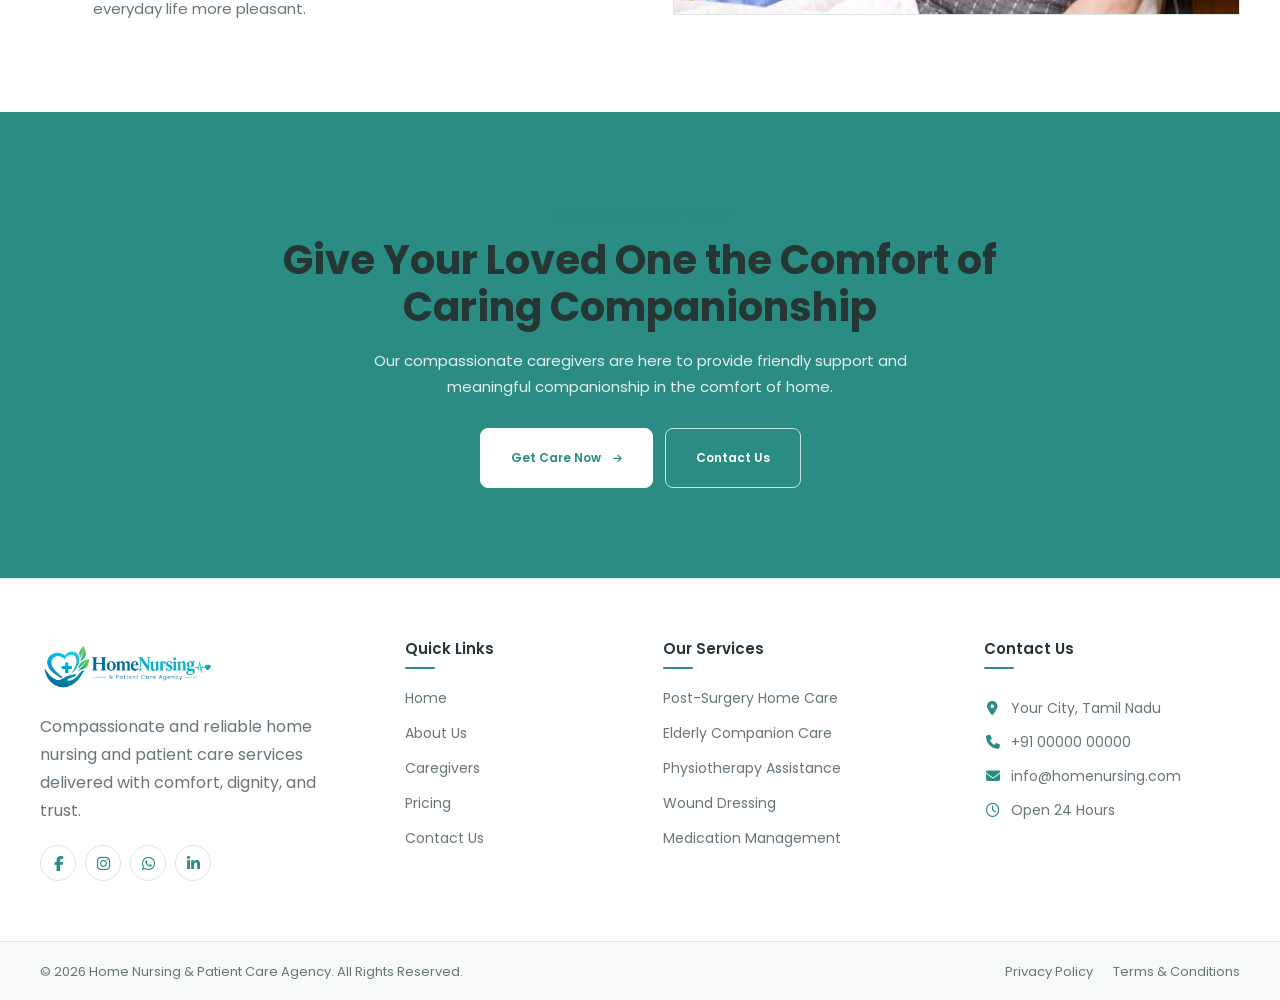
<file: elderly-care.html>
<!DOCTYPE html>

<html lang="en">

<head>
  <meta charset="UTF-8">
  <meta name="viewport" content="width=device-width, initial-scale=1.0">
  <title>CareNest | Compassionate Home Nursing & Healthcare</title>

  <!-- Favicon -->

  <link rel="icon" type="image/png" href="images/logo.png">

  <!-- Google Fonts -->

  <link rel="preconnect" href="https://fonts.googleapis.com">

<link rel="preconnect"
      href="https://fonts.gstatic.com"
      crossorigin>

<link href="https://fonts.googleapis.com/css2?family=Poppins:wght@400;500;600;700&display=swap"
      rel="stylesheet">

<link rel="stylesheet"
      href="https://cdnjs.cloudflare.com/ajax/libs/font-awesome/6.5.1/css/all.min.css">


  <!-- CSS -->

  <link rel="stylesheet" href="css/style.css">
  <link rel="stylesheet" href="css/responsive.css">
</head>

<body>
    <!-- =========================================================
     SITE 8 - HOME NURSING & PATIENT CARE AGENCY
     HEADER
========================================================= -->

<header class="site-header" id="siteHeader">

    <div class="header-container">

        <!-- =========================
             LOGO
        ========================== -->
        <a href="index.html" class="site-logo" aria-label="Home Nursing & Patient Care Agency">

            <img
                src="images/logo.png"
                alt="Home Nursing & Patient Care Agency Logo"
                class="logo-image"
            >

        </a>


        <!-- =========================
             DESKTOP NAVIGATION
        ========================== -->
        <nav class="main-navigation" id="mainNavigation">

            <ul class="nav-list">

                <!-- HOME DROPDOWN -->
                <li class="nav-item has-dropdown">

                    <button
                        class="nav-link dropdown-toggle"
                        type="button"
                        aria-expanded="false"
                        aria-haspopup="true"
                    >
                        <span>Home</span>
                        <i class="fa-solid fa-chevron-down dropdown-icon"></i>
                    </button>

                    <ul class="dropdown-menu home-dropdown">

                        <li>
                            <a href="index.html" class="dropdown-link">
                                Home 1
                            </a>
                        </li>

                        <li>
                            <a href="home2.html" class="dropdown-link">
                                Home 2
                            </a>
                        </li>

                    </ul>

                </li>


                <!-- ABOUT US -->
                <li class="nav-item">

                    <a href="about.html" class="nav-link">
                        About Us
                    </a>

                </li>


                <!-- SERVICES DROPDOWN -->
                <li class="nav-item has-dropdown">

                    <button
                        class="nav-link dropdown-toggle active"
                        type="button"
                        aria-expanded="false"
                        aria-haspopup="true"
                    >
                        <span>Services</span>
                        <i class="fa-solid fa-chevron-down dropdown-icon"></i>
                    </button>

                    <ul class="dropdown-menu services-dropdown">

                        <li>
                            <a href="post-surgery.html" class="dropdown-link">
                                Post-Surgery Home Care
                            </a>
                        </li>

                        <li>
                            <a href="elderly-care.html" class="dropdown-link active">
                                Elderly Companion Care
                            </a>
                        </li>

                        <li>
                            <a href="physiotherapy.html" class="dropdown-link">
                                Physiotherapy Assistance
                            </a>
                        </li>

                        <li>
                            <a href="wound-dressing.html" class="dropdown-link">
                                Wound Dressing
                            </a>
                        </li>

                        <li>
                            <a href="medication.html" class="dropdown-link">
                                Medication Management
                            </a>
                        </li>

                    </ul>

                </li>


                <!-- CAREGIVERS -->
                <li class="nav-item">

                    <a href="caregivers.html" class="nav-link">
                        Caregivers
                    </a>

                </li>


                <!-- PRICING -->
                <li class="nav-item">

                    <a href="pricing.html" class="nav-link">
                        Pricing
                    </a>

                </li>


                <!-- CONTACT -->
                <li class="nav-item">

                    <a href="contact.html" class="nav-link">
                        Contact Us
                    </a>

                </li>

            </ul>

        </nav>


        <!-- =========================
             HEADER ACTIONS
        ========================== -->
        <div class="header-actions">

            <!-- RTL BUTTON -->
            <button
                type="button"
                class="header-icon-button rtl-toggle"
                id="rtlToggle"
                aria-label="Toggle RTL direction"
                title="Toggle RTL"
            >
                <i class="fa-solid fa-right-left"></i>
            </button>


            <!-- DARK MODE -->
            <button
                type="button"
                class="header-icon-button theme-toggle"
                id="themeToggle"
                aria-label="Toggle dark mode"
                title="Toggle dark mode"
            >
                <i class="fa-solid fa-moon theme-icon"></i>
            </button>


            <!-- LOGIN -->
            <a href="login.html" class="login-button">
                <i class="fa-regular fa-user"></i>
                <span>Login</span>
            </a>


            <!-- GET CARE NOW -->
            <a href="carenow.html" class="care-button">
                <span>Get Care Now</span>
                <i class="fa-solid fa-arrow-right"></i>
            </a>

        </div>


        <!-- =========================
             MOBILE HAMBURGER
        ========================== -->
        <button
            type="button"
            class="hamburger-button"
            id="hamburgerButton"
            aria-label="Open navigation menu"
            aria-expanded="false"
            aria-controls="mobileMenu"
        >

            <span class="hamburger-line"></span>
            <span class="hamburger-line"></span>
            <span class="hamburger-line"></span>

        </button>

    </div>


    <!-- =====================================================
         MOBILE NAVIGATION
    ====================================================== -->
    <div class="mobile-menu" id="mobileMenu">

        <div class="mobile-menu-inner">

            <!-- MOBILE NAVIGATION -->
            <nav class="mobile-navigation">

                <ul class="mobile-nav-list">

                    <!-- MOBILE HOME DROPDOWN -->
                    <li class="mobile-nav-item mobile-has-dropdown">

                        <button
                            type="button"
                            class="mobile-nav-link mobile-dropdown-toggle"
                            aria-expanded="false"
                        >

                            <span>Home</span>

                            <i class="fa-solid fa-chevron-down"></i>

                        </button>


                        <ul class="mobile-dropdown-menu">

                            <li>
                                <a href="index.html" class="mobile-dropdown-link">
                                    Home 1
                                </a>
                            </li>

                            <li>
                                <a href="home2.html" class="mobile-dropdown-link">
                                    Home 2
                                </a>
                            </li>

                        </ul>

                    </li>


                    <!-- ABOUT -->
                    <li class="mobile-nav-item">

                        <a href="about.html" class="mobile-nav-link">
                            About Us
                        </a>

                    </li>


                    <!-- MOBILE SERVICES DROPDOWN -->
                    <li class="mobile-nav-item mobile-has-dropdown">

                        <button
                            type="button"
                            class="mobile-nav-link mobile-dropdown-toggle active"
                            aria-expanded="false"
                        >

                            <span>Services</span>

                            <i class="fa-solid fa-chevron-down"></i>

                        </button>


                        <ul class="mobile-dropdown-menu">

                            <li>
                                <a
                                    href="post-surgery.html"
                                    class="mobile-dropdown-link"
                                >
                                    Post-Surgery Home Care
                                </a>
                            </li>

                            <li>
                                <a
                                    href="elderly-care.html"
                                    class="mobile-dropdown-link active"
                                >
                                    Elderly Companion Care
                                </a>
                            </li>

                            <li>
                                <a
                                    href="physiotherapy.html"
                                    class="mobile-dropdown-link"
                                >
                                    Physiotherapy Assistance
                                </a>
                            </li>

                            <li>
                                <a
                                    href="wound-dressing.html"
                                    class="mobile-dropdown-link"
                                >
                                    Wound Dressing
                                </a>
                            </li>

                            <li>
                                <a
                                    href="medication.html"
                                    class="mobile-dropdown-link"
                                >
                                    Medication Management
                                </a>
                            </li>

                        </ul>

                    </li>


                    <!-- CAREGIVERS -->
                    <li class="mobile-nav-item">

                        <a href="caregivers.html" class="mobile-nav-link">
                            Caregivers
                        </a>

                    </li>


                    <!-- PRICING -->
                    <li class="mobile-nav-item">

                        <a href="pricing.html" class="mobile-nav-link">
                            Pricing
                        </a>

                    </li>


                    <!-- CONTACT -->
                    <li class="mobile-nav-item">

                        <a href="contact.html" class="mobile-nav-link">
                            Contact Us
                        </a>

                    </li>

                </ul>

            </nav>


            <!-- =============================================
                 MOBILE ACTIONS
            ============================================== -->
            <div class="mobile-header-actions">

                <!-- RTL -->
                <button
                    type="button"
                    class="mobile-action-button rtl-toggle"
                    id="mobileRtlToggle"
                >
                    <i class="fa-solid fa-right-left"></i>
                </button>


                <!-- DARK MODE -->
                <button
                    type="button"
                    class="mobile-action-button theme-toggle"
                    id="mobileThemeToggle"
                >
                    <i class="fa-solid fa-moon theme-icon"></i>
                    <span>Dark Mode</span>
                </button>


                <!-- LOGIN -->
                <a href="login.html" class="mobile-login-button">

                    <i class="fa-regular fa-user"></i>
                    <span>Login</span>

                </a>


                <!-- GET CARE NOW -->
                <a href="carenow.html" class="mobile-care-button">

                    <span>Get Care Now</span>

                    <i class="fa-solid fa-arrow-right"></i>

                </a>

            </div>

        </div>

    </div>

</header>
<!-- =========================================================
     ELDERLY COMPANION CARE
     HERO SECTION
     PART 1 - HTML
========================================================= -->

<section class="elderly-companion-hero">

    <div class="elderly-companion-hero-container">

        <!-- =================================================
             HERO CONTENT
        ================================================== -->

        <div class="elderly-companion-hero-content">

            <span class="elderly-companion-hero-subtitle">
                Elderly Companion Care
            </span>

            <h1 class="elderly-companion-hero-title">
                Compassionate Companionship
                for Comfortable Living at Home
            </h1>

            <p class="elderly-companion-hero-description">
                Providing caring companionship, meaningful
                connection, and dependable everyday support
                to help older adults feel comfortable,
                engaged, and supported at home.
            </p>


            <!-- =================================================
                 HERO ACTIONS
            ================================================== -->

            <div class="elderly-companion-hero-actions">

                <a
                    href="contact.html"
                    class="elderly-companion-hero-primary"
                >
                    Get Care Support

                    <i class="fa-solid fa-arrow-right"></i>
                </a>

                <a
                    href="#companion-care"
                    class="elderly-companion-hero-secondary"
                >
                    Explore Care
                </a>

            </div>

        </div>


        <!-- =================================================
             HERO IMAGE
        ================================================== -->

        <div class="elderly-companion-hero-image">

            <img
                src="images/elderly-companion-care-hero.jpg"
                alt="Caregiver spending time with an older adult at home"
            >

        </div>

    </div>

</section>
<!-- =========================================================
     ELDERLY COMPANION CARE
     SECTION 2: INTRODUCTION
     PART 1 - HTML
========================================================= -->

<section class="companion-care-introduction" id="companion-care">

    <div class="companion-care-introduction-container">

        <!-- =================================================
             IMAGE
        ================================================== -->

        <div class="companion-care-introduction-visual">

            <img
                src="images/elderly-companion-intro.jpg"
                alt="Elderly person enjoying companionship and support at home"
            >

        </div>


        <!-- =================================================
             CONTENT
        ================================================== -->

        <div class="companion-care-introduction-content">

            <span class="companion-care-introduction-eyebrow">
                Compassionate Everyday Support
            </span>

            <h2 class="companion-care-introduction-heading">
                More Than Care, A Caring Companion by Their Side
            </h2>

            <p class="companion-care-introduction-text">
                Our elderly companion care provides meaningful
                companionship and dependable everyday support,
                helping older adults enjoy greater comfort,
                connection, and confidence while staying in
                the familiar surroundings of home.
            </p>


            <!-- =================================================
                 KEY POINTS
            ================================================== -->

            <div class="companion-care-introduction-features">

                <div class="companion-care-introduction-feature">

                    <span class="companion-care-introduction-feature-icon">
                        <i class="fa-solid fa-comments"></i>
                    </span>

                    <div class="companion-care-introduction-feature-content">

                        <h3>Meaningful Companionship</h3>

                        <p>
                            Friendly conversation and a caring
                            presence throughout the day.
                        </p>

                    </div>

                </div>


                <div class="companion-care-introduction-feature">

                    <span class="companion-care-introduction-feature-icon">
                        <i class="fa-solid fa-calendar-check"></i>
                    </span>

                    <div class="companion-care-introduction-feature-content">

                        <h3>Everyday Routine Support</h3>

                        <p>
                            Gentle assistance with everyday
                            activities and routines.
                        </p>

                    </div>

                </div>


                <div class="companion-care-introduction-feature">

                    <span class="companion-care-introduction-feature-icon">
                        <i class="fa-solid fa-person-walking"></i>
                    </span>

                    <div class="companion-care-introduction-feature-content">

                        <h3>Encouraging Independence</h3>

                        <p>
                            Support that encourages confidence
                            and independent living.
                        </p>

                    </div>

                </div>


                <div class="companion-care-introduction-feature">

                    <span class="companion-care-introduction-feature-icon">
                        <i class="fa-solid fa-heart"></i>
                    </span>

                    <div class="companion-care-introduction-feature-content">

                        <h3>Caring Emotional Support</h3>

                        <p>
                            A reassuring presence that helps
                            reduce loneliness and isolation.
                        </p>

                    </div>

                </div>

            </div>


            <!-- =================================================
                 CTA
            ================================================== -->

            <a
                href="contact.html"
                class="companion-care-introduction-cta"
            >
                Learn About Our Care

                <i class="fa-solid fa-arrow-right"></i>
            </a>

        </div>

    </div>

</section>
<!-- =========================================================
     ELDERLY COMPANION CARE
     SECTION 3: BENEFITS
     PART 1 - HTML
========================================================= -->

<section class="elderly-companion-benefits">

    <div class="elderly-companion-benefits-container">

        <!-- =================================================
             SECTION HEADER
        ================================================== -->

        <div class="elderly-companion-benefits-header">

            <span class="elderly-companion-benefits-subtitle">
                The Difference Companionship Makes
            </span>

            <h2 class="elderly-companion-benefits-title">
                Support That Makes Everyday Life More Comfortable
            </h2>

            <p class="elderly-companion-benefits-description">
                Companionship can bring connection, encouragement,
                and practical support into an older adult's
                daily routine.
            </p>

        </div>


        <!-- =================================================
             BENEFIT CARDS
        ================================================== -->

        <div class="elderly-companion-benefits-grid">


            <!-- Card 1 -->
            <article class="elderly-companion-benefit-card">

                <div class="elderly-companion-benefit-icon">
                    <i class="fa-solid fa-comments"></i>
                </div>

                <h3>
                    Meaningful Companion
                </h3>

                <p>
                    Friendly conversation and a caring presence
                    help make each day more enjoyable.
                </p>

            </article>


            <!-- Card 2 -->
            <article class="elderly-companion-benefit-card">

                <div class="elderly-companion-benefit-icon">
                    <i class="fa-solid fa-heart"></i>
                </div>

                <h3>
                    Emotional Well-Being
                </h3>

                <p>
                    A supportive companion can provide
                    reassurance, encouragement, and connection.
                </p>

            </article>


            <!-- Card 3 -->
            <article class="elderly-companion-benefit-card">

                <div class="elderly-companion-benefit-icon">
                    <i class="fa-solid fa-calendar-check"></i>
                </div>

                <h3>
                    Daily Routine Support
                </h3>

                <p>
                    Gentle assistance helps older adults stay
                    engaged with their regular routines & activity.
                </p>

            </article>


            <!-- Card 4 -->
            <article class="elderly-companion-benefit-card">

                <div class="elderly-companion-benefit-icon">
                    <i class="fa-solid fa-person-walking"></i>
                </div>

                <h3>
                    Encourage Independ
                </h3>

                <p>
                    Support is provided in a way that respects
                    personal choice, need  and their independent.
                </p>

            </article>


            <!-- Card 5 -->
            <article class="elderly-companion-benefit-card">

                <div class="elderly-companion-benefit-icon">
                    <i class="fa-solid fa-star"></i>
                </div>

                <h3>
                    Active &amp; Engaged Living
                </h3>

                <p>
                    Companions can encourage hobbies, walks,
                    games, reading, and other enjoyable activities.
                </p>

            </article>


            <!-- Card 6 -->
            <article class="elderly-companion-benefit-card">

                <div class="elderly-companion-benefit-icon">
                    <i class="fa-solid fa-people-roof"></i>
                </div>

                <h3>
                    Peace Mind for Families
                </h3>

                <p>
                    Families can feel reassured knowing their
                    loved one has regular companion and support.
                </p>

            </article>


        </div>

    </div>

</section>
<!-- =========================================================
     ELDERLY COMPANION CARE
     SECTION 4: WHY CHOOSE OUR CARE
     PART 1 - HTML
========================================================= -->

<section class="elderly-companion-why">

    <div class="elderly-companion-why-container">

        <!-- =================================================
             IMAGE
        ================================================== -->

        <div class="elderly-companion-why-image">

            <img
                src="images/elderly-companion-why.jpg"
                alt="Caregiver providing compassionate companionship to an elderly person"
            >

        </div>


        <!-- =================================================
             CONTENT
        ================================================== -->

        <div class="elderly-companion-why-content">

            <span class="elderly-companion-why-subtitle">
                Why Choose Our Care
            </span>

            <h2 class="elderly-companion-why-title">
                Compassionate Support Built Around Their Needs
            </h2>

            <p class="elderly-companion-why-description">
                Our companion care focuses on creating a safe,
                comfortable, and positive experience while
                respecting each older adult's routines,
                preferences, and independence.
            </p>


            <!-- =================================================
                 HIGHLIGHTS
            ================================================== -->

            <div class="elderly-companion-why-list">


                <!-- Highlight 1 -->
                <div class="elderly-companion-why-item">

                    <span class="elderly-companion-why-icon">
                        <i class="fa-solid fa-user-check"></i>
                    </span>

                    <div class="elderly-companion-why-item-content">

                        <h3>
                            Personalized Attention
                        </h3>

                        <p>
                            Care and companionship tailored
                            to individual needs and routines.
                        </p>

                    </div>

                </div>


                <!-- Highlight 2 -->
                <div class="elderly-companion-why-item">

                    <span class="elderly-companion-why-icon">
                        <i class="fa-solid fa-hand-holding-heart"></i>
                    </span>

                    <div class="elderly-companion-why-item-content">

                        <h3>
                            Trusted Companionship
                        </h3>

                        <p>
                            A friendly and dependable presence
                            that provides comfort at home.
                        </p>

                    </div>

                </div>


                <!-- Highlight 3 -->
                <div class="elderly-companion-why-item">

                    <span class="elderly-companion-why-icon">
                        <i class="fa-solid fa-person-circle-check"></i>
                    </span>

                    <div class="elderly-companion-why-item-content">

                        <h3>
                            Respect for Independence
                        </h3>

                        <p>
                            Support that encourages confidence,
                            dignity, and personal choice.
                        </p>

                    </div>

                </div>


                <!-- Highlight 4 -->
                <div class="elderly-companion-why-item">

                    <span class="elderly-companion-why-icon">
                        <i class="fa-solid fa-people-group"></i>
                    </span>

                    <div class="elderly-companion-why-item-content">

                        <h3>
                            Family Peace of Mind
                        </h3>

                        <p>
                            Helping families feel reassured
                            knowing their loved one is supported.
                        </p>

                    </div>

                </div>


            </div>

        </div>

    </div>

</section>
<!-- =========================================================
     ELDERLY COMPANION CARE
     SECTION 5: WHAT OUR COMPANION CARE INCLUDES
     PART 1 - HTML
========================================================= -->

<section class="elderly-companion-includes">

    <div class="elderly-companion-includes-container">

        <!-- =================================================
             SECTION HEADER
        ================================================== -->

        <div class="elderly-companion-includes-header">

            <span class="elderly-companion-includes-subtitle">
                Our Companion Care Services
            </span>

            <h2 class="elderly-companion-includes-title">
                Caring Support for Everyday Moments
            </h2>

            <p class="elderly-companion-includes-description">
                From friendly conversation to assistance with
                daily activities, our companion care is designed
                to make everyday life easier, more comfortable,
                and more enjoyable.
            </p>

        </div>


        <!-- =================================================
             SERVICE GRID
        ================================================== -->

        <div class="elderly-companion-includes-grid">


            <!-- Service 1 -->
            <article class="elderly-companion-includes-card">

                <div class="elderly-companion-includes-icon">
                    <i class="fa-solid fa-comments"></i>
                </div>

                <div class="elderly-companion-includes-content">

                    <h3>
                        Companionship &amp; Conversation
                    </h3>

                    <p>
                        Friendly conversation, social interaction,
                        and a caring presence throughout the day.
                    </p>

                </div>

            </article>


            <!-- Service 2 -->
            <article class="elderly-companion-includes-card">

                <div class="elderly-companion-includes-icon">
                    <i class="fa-solid fa-house"></i>
                </div>

                <div class="elderly-companion-includes-content">

                    <h3>
                        Light Household Assistance
                    </h3>

                    <p>
                        Help with simple household tasks to maintain
                        a comfortable and welcoming environment.
                    </p>

                </div>

            </article>


            <!-- Service 3 -->
            <article class="elderly-companion-includes-card">

                <div class="elderly-companion-includes-icon">
                    <i class="fa-solid fa-person-walking"></i>
                </div>

                <div class="elderly-companion-includes-content">

                    <h3>
                        Walking &amp; Mobility Support
                    </h3>

                    <p>
                        Encouragement and assistance with safe
                        movement, walks, and everyday mobility.
                    </p>

                </div>

            </article>


            <!-- Service 4 -->
            <article class="elderly-companion-includes-card">

                <div class="elderly-companion-includes-icon">
                    <i class="fa-solid fa-utensils"></i>
                </div>

                <div class="elderly-companion-includes-content">

                    <h3>
                        Meal-Time Companionship
                    </h3>

                    <p>
                        Friendly support and companionship during
                        meals and daily routines.
                    </p>

                </div>

            </article>


            <!-- Service 5 -->
            <article class="elderly-companion-includes-card">

                <div class="elderly-companion-includes-icon">
                    <i class="fa-solid fa-palette"></i>
                </div>

                <div class="elderly-companion-includes-content">

                    <h3>
                        Hobbies &amp; Activities
                    </h3>

                    <p>
                        Encouragement to enjoy reading, games,
                        music, hobbies, and other interests.
                    </p>

                </div>

            </article>


            <!-- Service 6 -->
            <article class="elderly-companion-includes-card">

                <div class="elderly-companion-includes-icon">
                    <i class="fa-solid fa-calendar-check"></i>
                </div>

                <div class="elderly-companion-includes-content">

                    <h3>
                        Errand &amp; Appointment Support
                    </h3>

                    <p>
                        Assistance with everyday errands and
                        accompanying clients to appointments.
                    </p>

                </div>

            </article>


        </div>

    </div>

</section>
<!-- =========================================================
     ELDERLY COMPANION CARE
     SECTION 6: FAMILY SUPPORT
     PART 1 - HTML
========================================================= -->

<section class="elderly-companion-family">

    <div class="elderly-companion-family-container">

        <!-- =================================================
             CONTENT
        ================================================== -->

        <div class="elderly-companion-family-content">

            <span class="elderly-companion-family-subtitle">
                Support for Families
            </span>

            <h2 class="elderly-companion-family-title">
                Caring for Your Loved One,
                Supporting Your Family
            </h2>

            <p class="elderly-companion-family-description">
                Knowing that a loved one has trusted companionship
                at home can give families greater confidence and
                peace of mind.
            </p>


            <!-- =================================================
                 FAMILY SUPPORT POINTS
            ================================================== -->

            <div class="elderly-companion-family-list">


                <!-- Point 1 -->
                <div class="elderly-companion-family-item">

                    <span class="elderly-companion-family-icon">
                        <i class="fa-solid fa-link"></i>
                    </span>

                    <div class="elderly-companion-family-item-content">

                        <h3>
                            Stay Connected
                        </h3>

                        <p>
                            Regular companionship helps loved ones
                            remain socially connected and engaged.
                        </p>

                    </div>

                </div>


                <!-- Point 2 -->
                <div class="elderly-companion-family-item">

                    <span class="elderly-companion-family-icon">
                        <i class="fa-solid fa-shield-heart"></i>
                    </span>

                    <div class="elderly-companion-family-item-content">

                        <h3>
                            Reassurance for Families
                        </h3>

                        <p>
                            Families can feel more comfortable
                            knowing someone is there to provide
                            friendly support.
                        </p>

                    </div>

                </div>


                <!-- Point 3 -->
                <div class="elderly-companion-family-item">

                    <span class="elderly-companion-family-icon">
                        <i class="fa-solid fa-house"></i>
                    </span>

                    <div class="elderly-companion-family-item-content">

                        <h3>
                            Comfort at Home
                        </h3>

                        <p>
                            Familiar surroundings and compassionate
                            companionship can make everyday life
                            more pleasant.
                        </p>

                    </div>

                </div>


            </div>

        </div>


        <!-- =================================================
             IMAGE
        ================================================== -->

        <div class="elderly-companion-family-image">

            <img
                src="images/elderly-companion-family.jpg"
                alt="Elderly person enjoying companionship and support at home"
            >

        </div>

    </div>

</section>
<!-- =========================================================
     ELDERLY COMPANION CARE
     SECTION 7: FINAL CTA
     PART 1 - HTML
========================================================= -->

<section class="elderly-companion-cta">

    <div class="elderly-companion-cta-container">

        <!-- =================================================
             CTA CONTENT
        ================================================== -->

        <div class="elderly-companion-cta-content">

            <span class="elderly-companion-cta-subtitle">
                Need Companion Care?
            </span>

            <h2 class="elderly-companion-cta-title">
                Give Your Loved One the Comfort
                of Caring Companionship
            </h2>

            <p class="elderly-companion-cta-description">
                Our compassionate caregivers are here to provide
                friendly support and meaningful companionship
                in the comfort of home.
            </p>


            <!-- =================================================
                 CTA BUTTONS
            ================================================== -->

            <div class="elderly-companion-cta-actions">

                <a
                    href="contact.html"
                    class="elderly-companion-cta-primary"
                >
                    Get Care Now
                    <i class="fa-solid fa-arrow-right"></i>
                </a>

                <a
                    href="contact.html"
                    class="elderly-companion-cta-secondary"
                >
                    Contact Us
                </a>

            </div>

        </div>

    </div>

</section>
<!-- =========================================================
     FOOTER
========================================================= -->

<footer class="site-footer">

    <div class="footer-container">

        <!-- =================================================
             FOOTER BRAND
        ================================================== -->

        <div class="footer-brand">

            <a href="index.html" class="footer-logo">
                <img
                    src="images/logo.png"
                    alt="Home Nursing & Patient Care Agency"
                >
            </a>

            <p class="footer-description">
                Compassionate and reliable home nursing and
                patient care services delivered with comfort,
                dignity, and trust.
            </p>

            <div class="footer-social">

                <a href="#" aria-label="Facebook">
                    <i class="fa-brands fa-facebook-f"></i>
                </a>

                <a href="#" aria-label="Instagram">
                    <i class="fa-brands fa-instagram"></i>
                </a>

                <a href="#" aria-label="WhatsApp">
                    <i class="fa-brands fa-whatsapp"></i>
                </a>

                <a href="#" aria-label="LinkedIn">
                    <i class="fa-brands fa-linkedin-in"></i>
                </a>

            </div>

        </div>


        <!-- =================================================
             QUICK LINKS
        ================================================== -->

        <div class="footer-column">

            <h3 class="footer-title">
                Quick Links
            </h3>

            <ul class="footer-links">

                <li>
                    <a href="index.html">Home</a>
                </li>

                <li>
                    <a href="about.html">About Us</a>
                </li>

                <li>
                    <a href="caregivers.html">Caregivers</a>
                </li>

                <li>
                    <a href="pricing.html">Pricing</a>
                </li>

                <li>
                    <a href="contact.html">Contact Us</a>
                </li>

            </ul>

        </div>


        <!-- =================================================
             OUR SERVICES
        ================================================== -->

        <div class="footer-column">

            <h3 class="footer-title">
                Our Services
            </h3>

            <ul class="footer-links">

                <li>
                    <a href="#">
                        Post-Surgery Home Care
                    </a>
                </li>

                <li>
                    <a href="#">
                        Elderly Companion Care
                    </a>
                </li>

                <li>
                    <a href="#">
                        Physiotherapy Assistance
                    </a>
                </li>

                <li>
                    <a href="#">
                        Wound Dressing
                    </a>
                </li>

                <li>
                    <a href="#">
                        Medication Management
                    </a>
                </li>

            </ul>

        </div>


        <!-- =================================================
             CONTACT INFORMATION
        ================================================== -->

        <div class="footer-column footer-contact">

            <h3 class="footer-title">
                Contact Us
            </h3>

            <div class="footer-contact-item">

                <i class="fa-solid fa-location-dot"></i>

                <span>
                    Your City, Tamil Nadu
                </span>

            </div>


            <div class="footer-contact-item">

                <i class="fa-solid fa-phone"></i>

                <a href="tel:+910000000000">
                    +91 00000 00000
                </a>

            </div>


            <div class="footer-contact-item">

                <i class="fa-solid fa-envelope"></i>

                <a href="mailto:info@homenursing.com">
                    info@homenursing.com
                </a>

            </div>


            <div class="footer-contact-item">

                <i class="fa-regular fa-clock"></i>

                <span>
                    Open 24 Hours
                </span>

            </div>

        </div>

    </div>


    <!-- =====================================================
         FOOTER BOTTOM
    ====================================================== -->

    <div class="footer-bottom">

        <div class="footer-bottom-container">

            <p>
                © 2026 Home Nursing & Patient Care Agency.
                All Rights Reserved.
            </p>

            <div class="footer-bottom-links">

                <a href="#">Privacy Policy</a>

                <a href="#">Terms & Conditions</a>

            </div>

        </div>

    </div>

</footer>


<!-- JS -->
<!-- Scroll To Top Button -->
<button class="scroll-top" id="scrollTop" aria-label="Scroll to top">
    <i class="fa-solid fa-arrow-up"></i>
</button>
  <script src="js/script.js"></script>

</body>
</html>
</file>
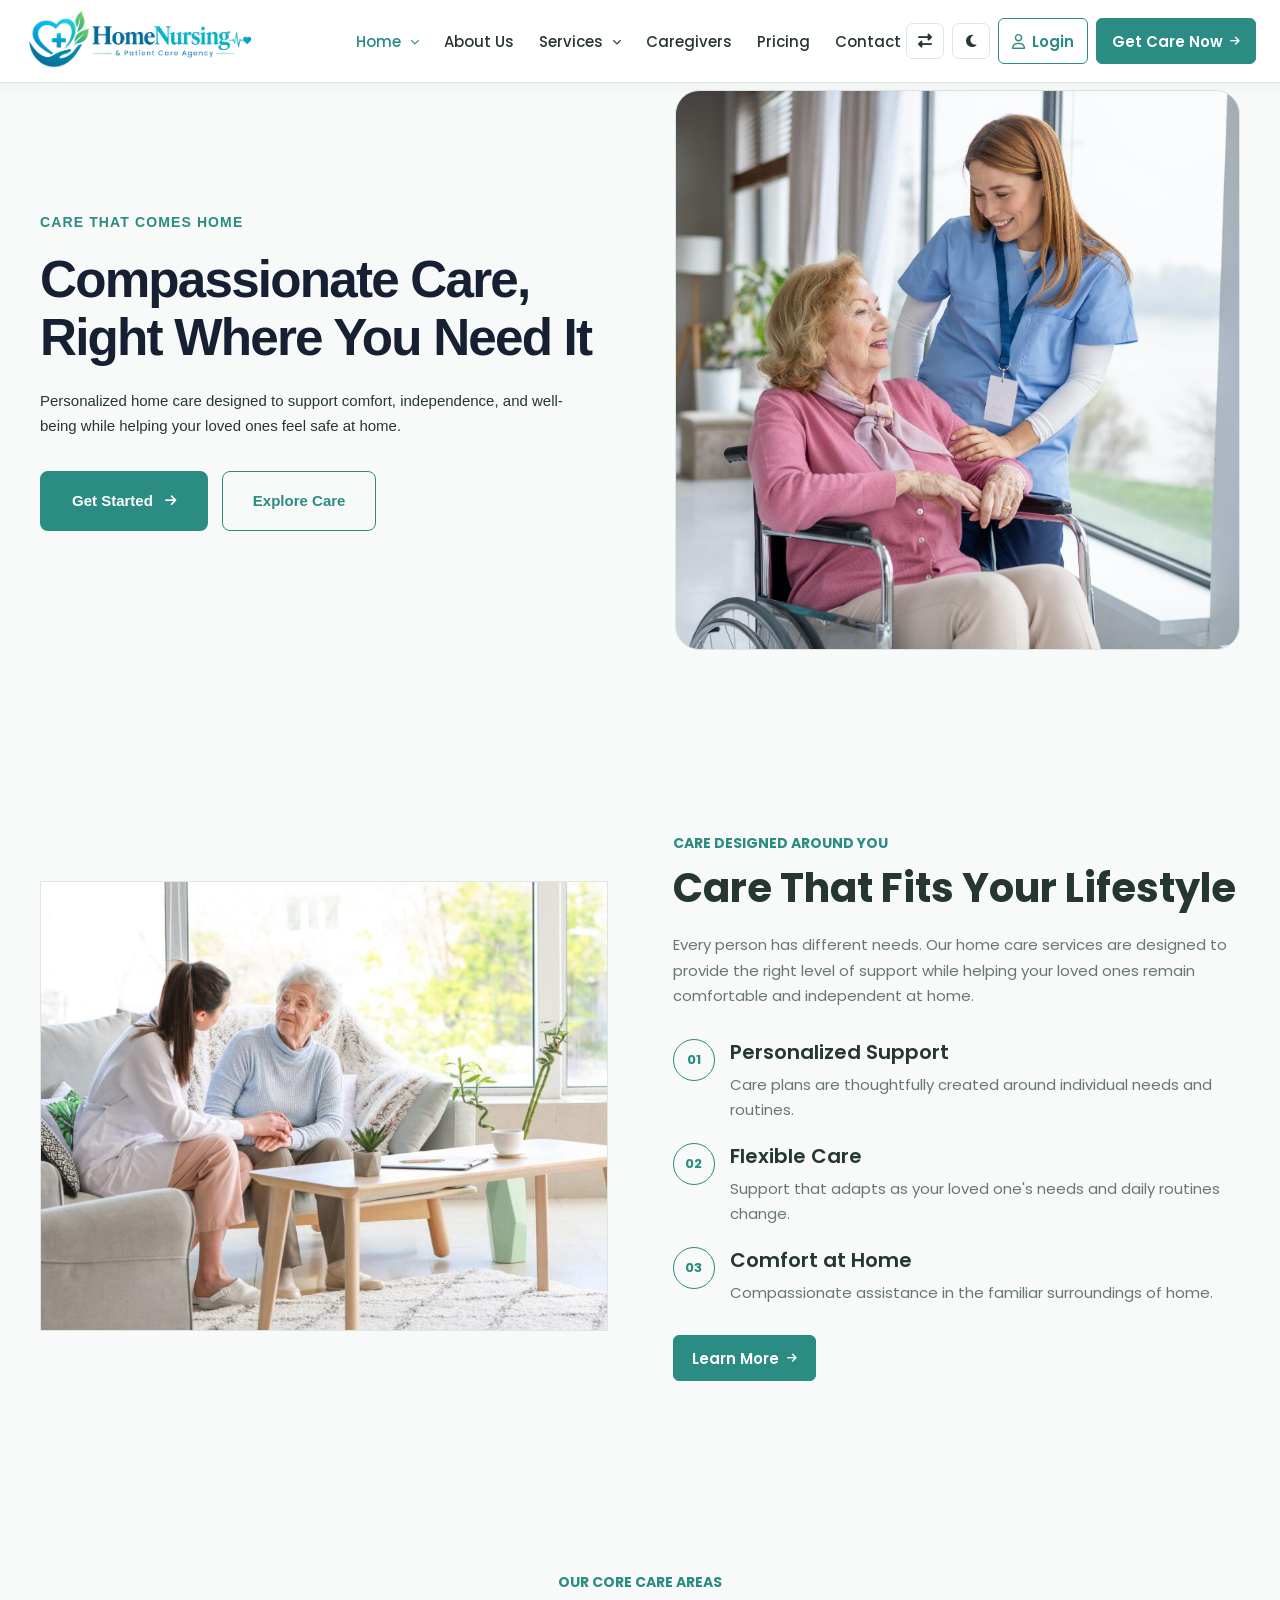
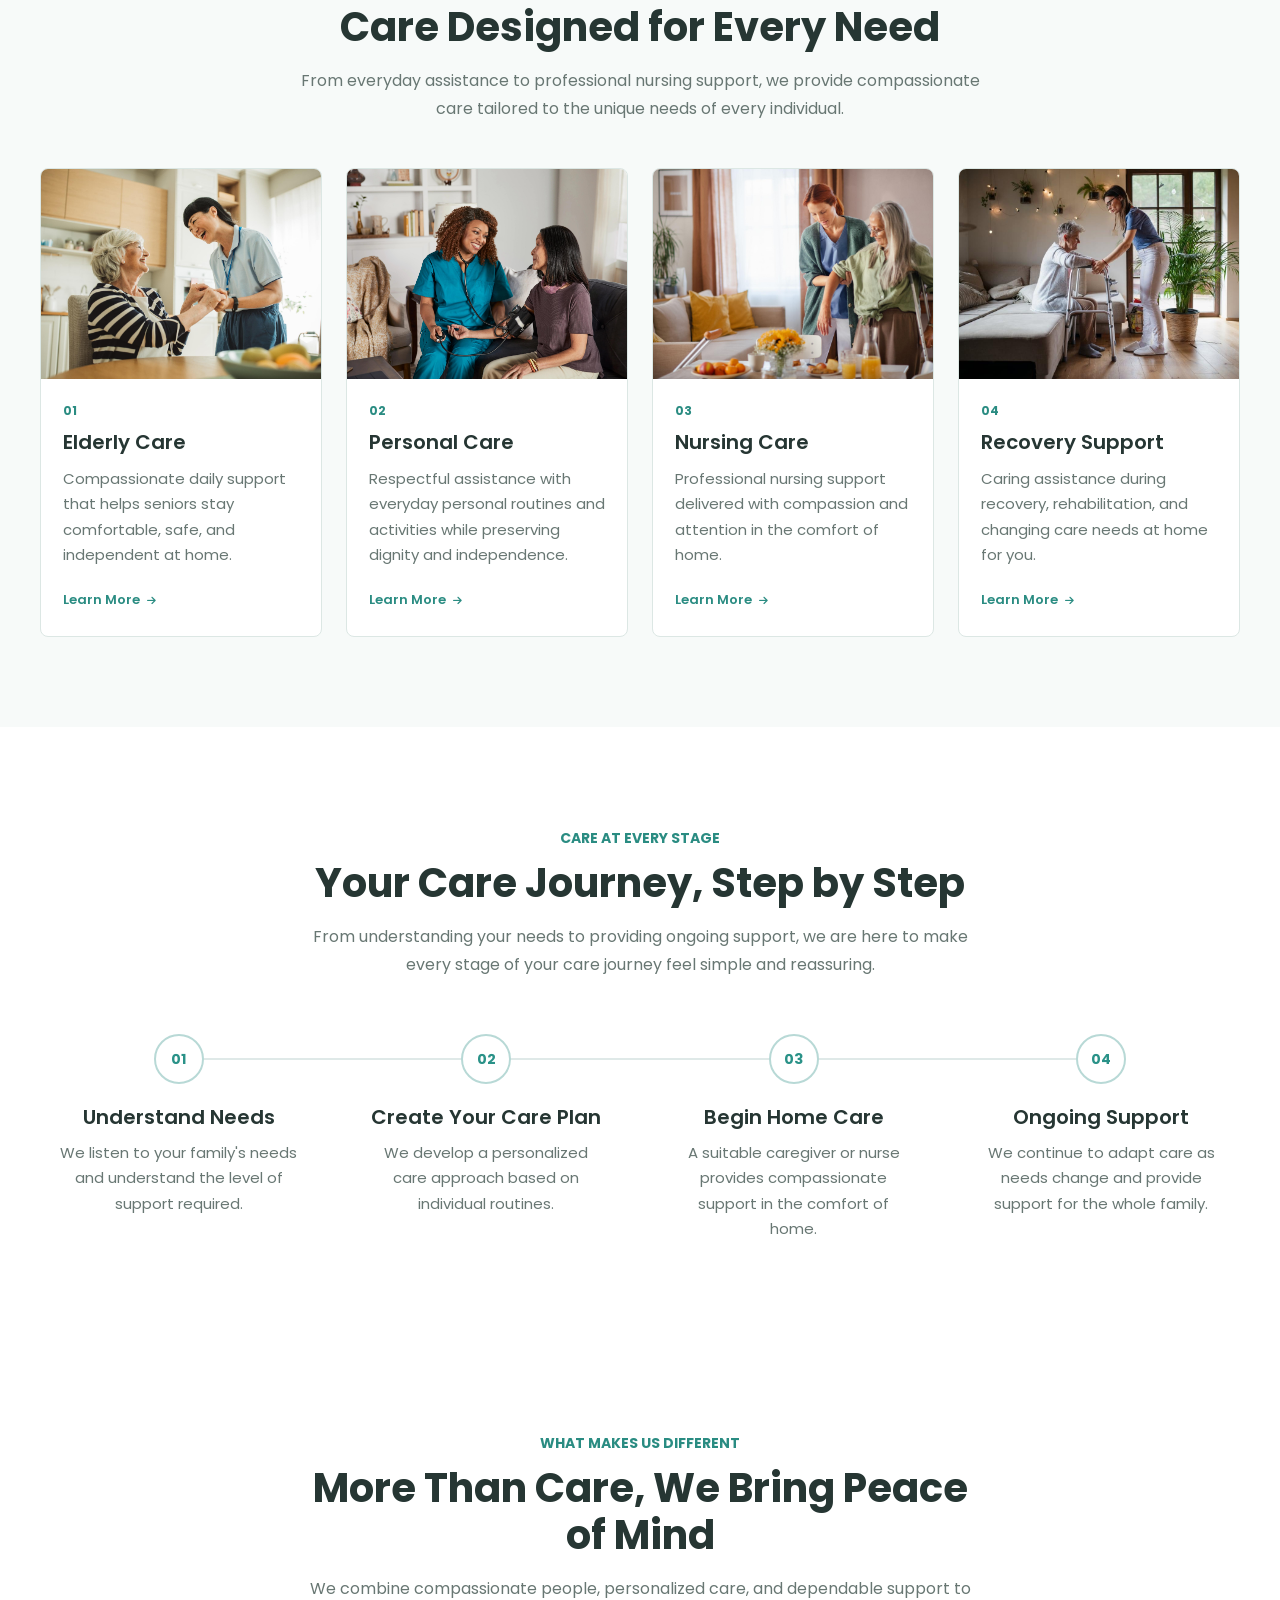
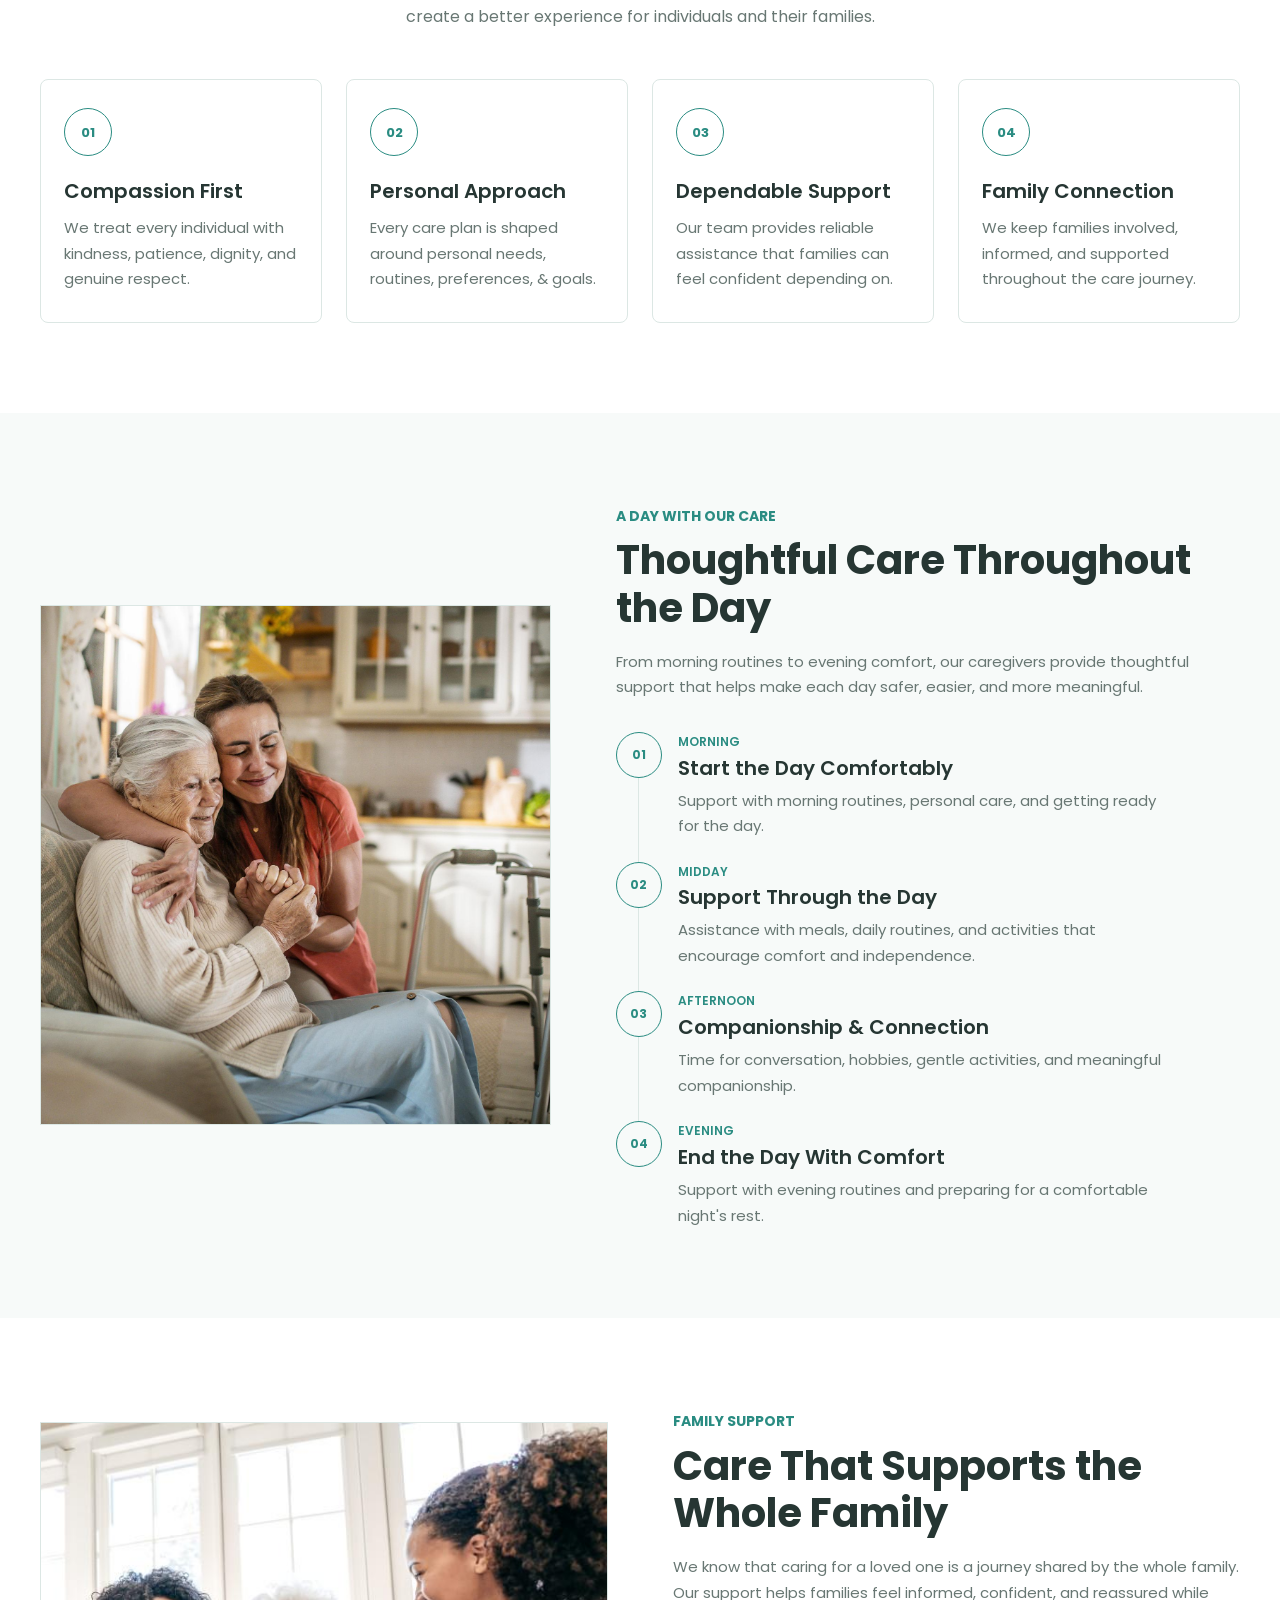
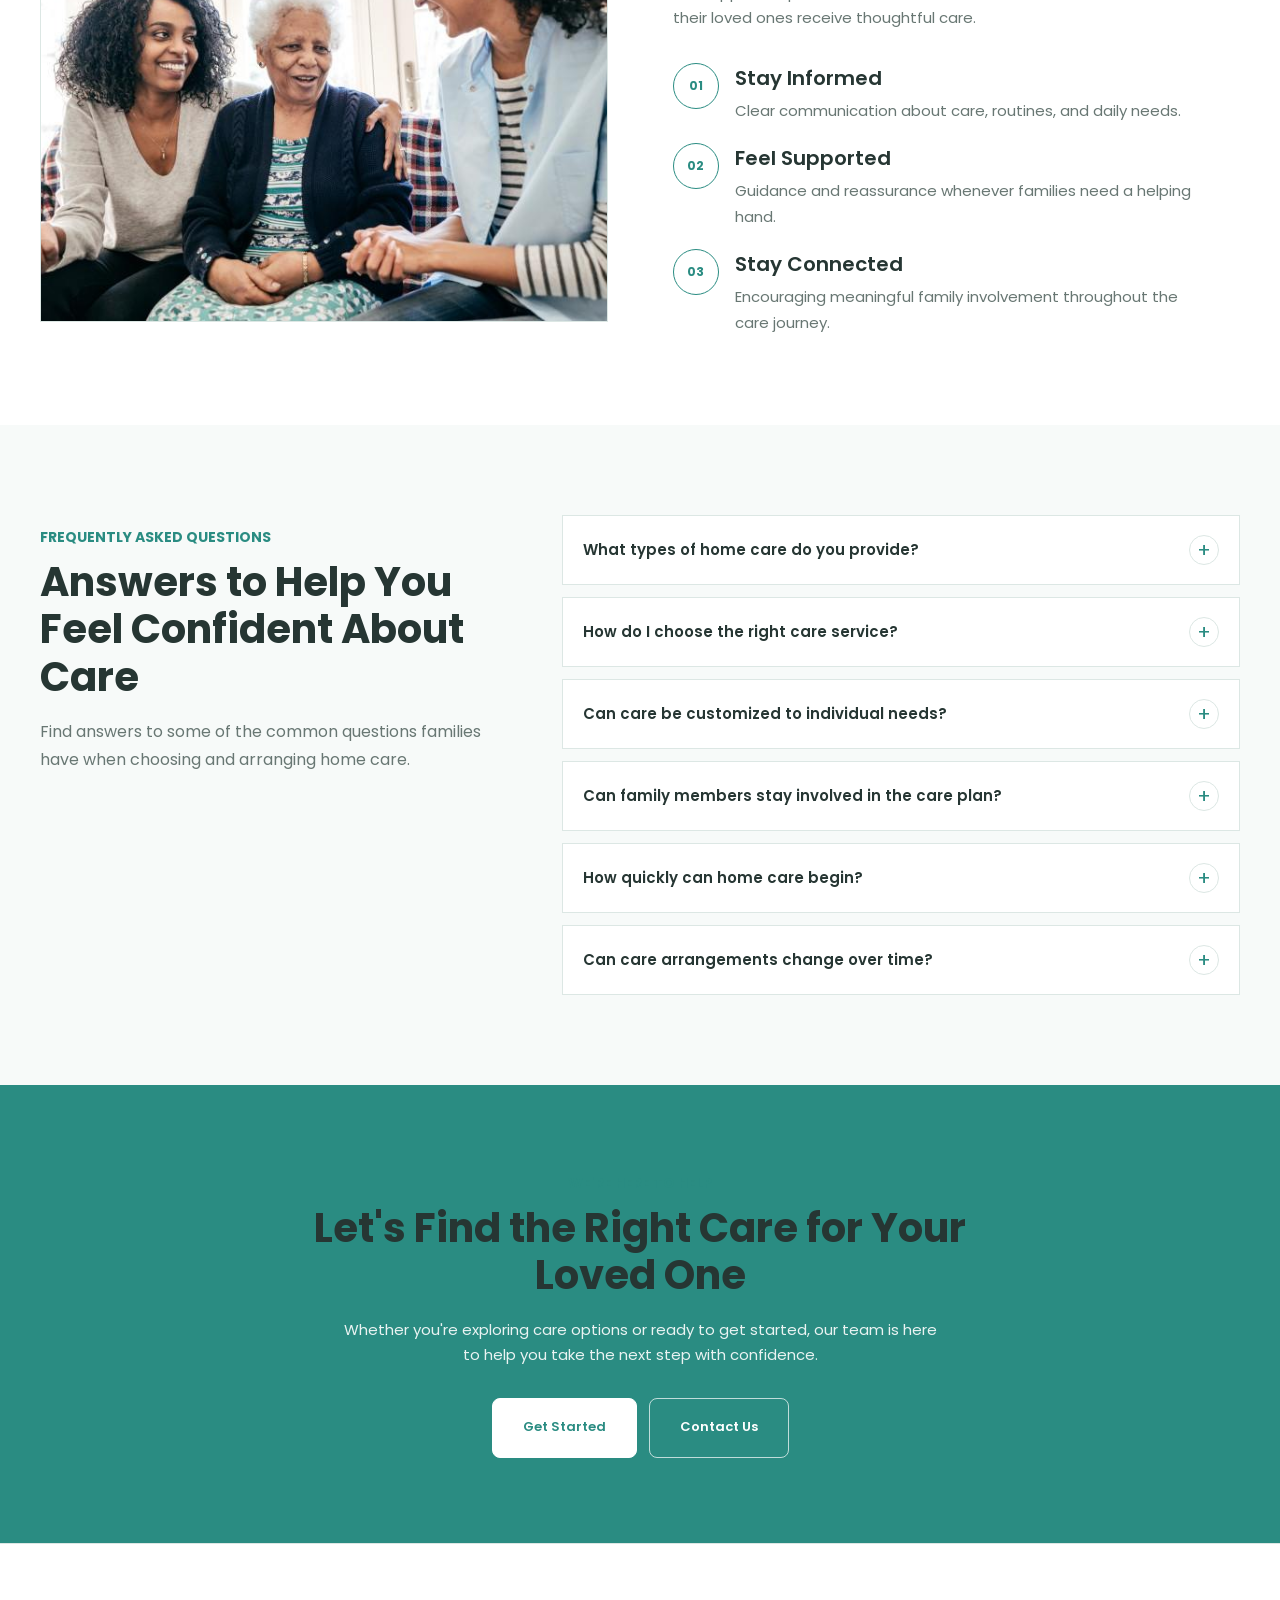
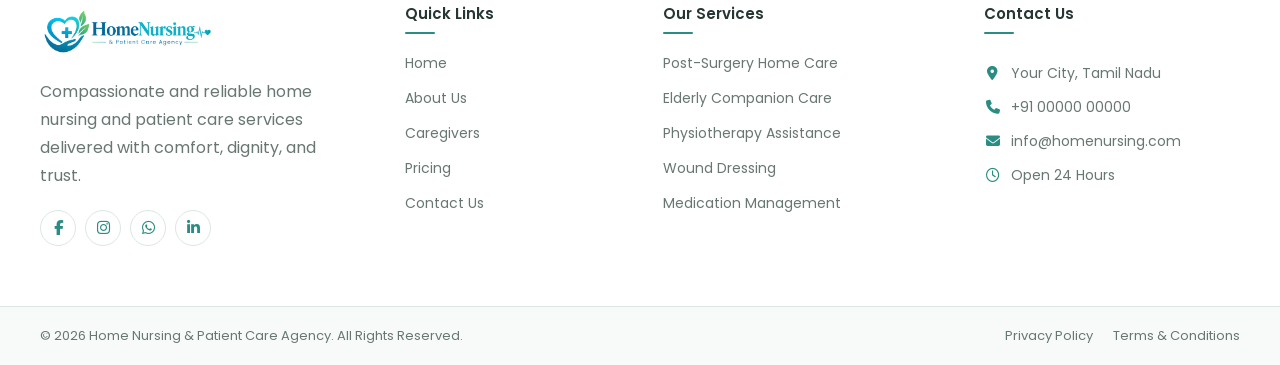
<file: home2.html>
<!DOCTYPE html>

<html lang="en">

<head>
  <meta charset="UTF-8">
  <meta name="viewport" content="width=device-width, initial-scale=1.0">
  <title>CareNest | Compassionate Home Nursing & Healthcare</title>

  <!-- Favicon -->

  <link rel="icon" type="image/png" href="images/logo.png">

  <!-- Google Fonts -->

  <link rel="preconnect" href="https://fonts.googleapis.com">

<link rel="preconnect"
      href="https://fonts.gstatic.com"
      crossorigin>

<link href="https://fonts.googleapis.com/css2?family=Poppins:wght@400;500;600;700&display=swap"
      rel="stylesheet">

<link rel="stylesheet"
      href="https://cdnjs.cloudflare.com/ajax/libs/font-awesome/6.5.1/css/all.min.css">


  <!-- CSS -->

  <link rel="stylesheet" href="css/style.css">
  <link rel="stylesheet" href="css/responsive.css">
</head>

<body>
    <!-- =========================================================
     SITE 8 - HOME NURSING & PATIENT CARE AGENCY
     HEADER
========================================================= -->

<header class="site-header" id="siteHeader">

    <div class="header-container">

        <!-- =========================
             LOGO
        ========================== -->
        <a href="index.html" class="site-logo" aria-label="Home Nursing & Patient Care Agency">

            <img
                src="images/logo.png"
                alt="Home Nursing & Patient Care Agency Logo"
                class="logo-image"
            >

        </a>


        <!-- =========================
             DESKTOP NAVIGATION
        ========================== -->
        <nav class="main-navigation" id="mainNavigation">

            <ul class="nav-list">

                <!-- HOME DROPDOWN -->
                <li class="nav-item has-dropdown">

                    <button
                        class="nav-link dropdown-toggle active"
                        type="button"
                        aria-expanded="false"
                        aria-haspopup="true"
                    >
                        <span>Home</span>
                        <i class="fa-solid fa-chevron-down dropdown-icon"></i>
                    </button>

                    <ul class="dropdown-menu home-dropdown">

                        <li>
                            <a href="index.html" class="dropdown-link">
                                Home 1
                            </a>
                        </li>

                        <li>
                            <a href="home2.html" class="dropdown-link active">
                                Home 2
                            </a>
                        </li>

                    </ul>

                </li>


                <!-- ABOUT US -->
                <li class="nav-item">

                    <a href="about.html" class="nav-link">
                        About Us
                    </a>

                </li>


                <!-- SERVICES DROPDOWN -->
                <li class="nav-item has-dropdown">

                    <button
                        class="nav-link dropdown-toggle"
                        type="button"
                        aria-expanded="false"
                        aria-haspopup="true"
                    >
                        <span>Services</span>
                        <i class="fa-solid fa-chevron-down dropdown-icon"></i>
                    </button>

                    <ul class="dropdown-menu services-dropdown">

                        <li>
                            <a href="post-surgery.html" class="dropdown-link">
                                Post-Surgery Home Care
                            </a>
                        </li>

                        <li>
                            <a href="elderly-care.html" class="dropdown-link">
                                Elderly Companion Care
                            </a>
                        </li>

                        <li>
                            <a href="physiotherapy.html" class="dropdown-link">
                                Physiotherapy Assistance
                            </a>
                        </li>

                        <li>
                            <a href="wound-dressing.html" class="dropdown-link">
                                Wound Dressing
                            </a>
                        </li>

                        <li>
                            <a href="medication.html" class="dropdown-link">
                                Medication Management
                            </a>
                        </li>

                    </ul>

                </li>


                <!-- CAREGIVERS -->
                <li class="nav-item">

                    <a href="caregivers.html" class="nav-link">
                        Caregivers
                    </a>

                </li>


                <!-- PRICING -->
                <li class="nav-item">

                    <a href="pricing.html" class="nav-link">
                        Pricing
                    </a>

                </li>


                <!-- CONTACT -->
                <li class="nav-item">

                    <a href="contact.html" class="nav-link">
                        Contact Us
                    </a>

                </li>

            </ul>

        </nav>


        <!-- =========================
             HEADER ACTIONS
        ========================== -->
        <div class="header-actions">

            <!-- RTL BUTTON -->
            <button
                type="button"
                class="header-icon-button rtl-toggle"
                id="rtlToggle"
                aria-label="Toggle RTL direction"
                title="Toggle RTL"
            >
                <i class="fa-solid fa-right-left"></i>
            </button>


            <!-- DARK MODE -->
            <button
                type="button"
                class="header-icon-button theme-toggle"
                id="themeToggle"
                aria-label="Toggle dark mode"
                title="Toggle dark mode"
            >
                <i class="fa-solid fa-moon theme-icon"></i>
            </button>


            <!-- LOGIN -->
            <a href="login.html" class="login-button">
                <i class="fa-regular fa-user"></i>
                <span>Login</span>
            </a>


            <!-- GET CARE NOW -->
            <a href="carenow.html" class="care-button">
                <span>Get Care Now</span>
                <i class="fa-solid fa-arrow-right"></i>
            </a>

        </div>


        <!-- =========================
             MOBILE HAMBURGER
        ========================== -->
        <button
            type="button"
            class="hamburger-button"
            id="hamburgerButton"
            aria-label="Open navigation menu"
            aria-expanded="false"
            aria-controls="mobileMenu"
        >

            <span class="hamburger-line"></span>
            <span class="hamburger-line"></span>
            <span class="hamburger-line"></span>

        </button>

    </div>


    <!-- =====================================================
         MOBILE NAVIGATION
    ====================================================== -->
    <div class="mobile-menu" id="mobileMenu">

        <div class="mobile-menu-inner">

            <!-- MOBILE NAVIGATION -->
            <nav class="mobile-navigation">

                <ul class="mobile-nav-list">

                    <!-- MOBILE HOME DROPDOWN -->
                    <li class="mobile-nav-item mobile-has-dropdown">

                        <button
                            type="button"
                            class="mobile-nav-link mobile-dropdown-toggle active"
                            aria-expanded="false"
                        >

                            <span>Home</span>

                            <i class="fa-solid fa-chevron-down"></i>

                        </button>


                        <ul class="mobile-dropdown-menu">

                            <li>
                                <a href="index.html" class="mobile-dropdown-link">
                                    Home 1
                                </a>
                            </li>

                            <li>
                                <a href="home2.html" class="mobile-dropdown-link active">
                                    Home 2
                                </a>
                            </li>

                        </ul>

                    </li>


                    <!-- ABOUT -->
                    <li class="mobile-nav-item">

                        <a href="about.html" class="mobile-nav-link">
                            About Us
                        </a>

                    </li>


                    <!-- MOBILE SERVICES DROPDOWN -->
                    <li class="mobile-nav-item mobile-has-dropdown">

                        <button
                            type="button"
                            class="mobile-nav-link mobile-dropdown-toggle"
                            aria-expanded="false"
                        >

                            <span>Services</span>

                            <i class="fa-solid fa-chevron-down"></i>

                        </button>


                        <ul class="mobile-dropdown-menu">

                            <li>
                                <a
                                    href="post-surgery.html"
                                    class="mobile-dropdown-link"
                                >
                                    Post-Surgery Home Care
                                </a>
                            </li>

                            <li>
                                <a
                                    href="elderly-care.html"
                                    class="mobile-dropdown-link"
                                >
                                    Elderly Companion Care
                                </a>
                            </li>

                            <li>
                                <a
                                    href="physiotherapy.html"
                                    class="mobile-dropdown-link"
                                >
                                    Physiotherapy Assistance
                                </a>
                            </li>

                            <li>
                                <a
                                    href="wound-dressing.html"
                                    class="mobile-dropdown-link"
                                >
                                    Wound Dressing
                                </a>
                            </li>

                            <li>
                                <a
                                    href="medication.html"
                                    class="mobile-dropdown-link"
                                >
                                    Medication Management
                                </a>
                            </li>

                        </ul>

                    </li>


                    <!-- CAREGIVERS -->
                    <li class="mobile-nav-item">

                        <a href="caregivers.html" class="mobile-nav-link">
                            Caregivers
                        </a>

                    </li>


                    <!-- PRICING -->
                    <li class="mobile-nav-item">

                        <a href="pricing.html" class="mobile-nav-link">
                            Pricing
                        </a>

                    </li>


                    <!-- CONTACT -->
                    <li class="mobile-nav-item">

                        <a href="contact.html" class="mobile-nav-link">
                            Contact Us
                        </a>

                    </li>

                </ul>

            </nav>


            <!-- =============================================
                 MOBILE ACTIONS
            ============================================== -->
            <div class="mobile-header-actions">

                <!-- RTL -->
                <button
                    type="button"
                    class="mobile-action-button rtl-toggle"
                    id="mobileRtlToggle"
                >
                    <i class="fa-solid fa-right-left"></i>
                </button>


                <!-- DARK MODE -->
                <button
                    type="button"
                    class="mobile-action-button theme-toggle"
                    id="mobileThemeToggle"
                >
                    <i class="fa-solid fa-moon theme-icon"></i>
                    <span>Dark Mode</span>
                </button>


                <!-- LOGIN -->
                <a href="login.html" class="mobile-login-button">

                    <i class="fa-regular fa-user"></i>
                    <span>Login</span>

                </a>


                <!-- GET CARE NOW -->
                <a href="carenow.html" class="mobile-care-button">

                    <span>Get Care Now</span>

                    <i class="fa-solid fa-arrow-right"></i>

                </a>

            </div>

        </div>

    </div>

</header>
<!-- =========================================================
     HOME 2 - HERO SECTION
     PART 1: HTML
========================================================= -->

<section class="home2-hero-section" id="home2Hero">

    <div class="home2-hero-container">

        <!-- =================================================
             HERO CONTENT
        ================================================== -->

        <div class="home2-hero-content">

            <span class="home2-hero-subtitle">
                Care That Comes Home
            </span>

            <h1 class="home2-hero-title">
                Compassionate Care,
                <br>
                Right Where You Need It
            </h1>

            <p class="home2-hero-description">
                Personalized home care designed to support
                comfort, independence, and well-being while
                helping your loved ones feel safe at home.
            </p>

            <!-- =================================================
                 HERO BUTTONS
            ================================================== -->

            <div class="home2-hero-buttons">

                <a href="contact.html"
                   class="home2-hero-primary">

                    <span>
                        Get Started
                    </span>

                    <i class="fa-solid fa-arrow-right"></i>

                </a>

                <a href="#careAreas"
                   class="home2-hero-secondary">

                    <span>
                        Explore Care
                    </span>

                </a>

            </div>

        </div>


        <!-- =================================================
             HERO IMAGE
        ================================================== -->

        <div class="home2-hero-image">

            <img
                src="images/home2-hero.jpg"
                alt="Caregiver providing compassionate care at home"
                loading="eager"
            >

        </div>

    </div>

</section>
<!-- =========================================================
     HOME 2 - CARE THAT FITS YOUR LIFESTYLE
     PART 1: HTML
========================================================= -->

<section class="home2-lifestyle-section" id="careLifestyle">

    <div class="home2-lifestyle-container">

        <!-- =================================================
             IMAGE
        ================================================== -->

        <div class="home2-lifestyle-image">

            <img
                src="images/home2-lifestyle.jpg"
                alt="Caregiver providing personalized support at home"
                loading="lazy"
            >

        </div>


        <!-- =================================================
             CONTENT
        ================================================== -->

        <div class="home2-lifestyle-content">

            <span class="home2-lifestyle-subtitle">
                Care Designed Around You
            </span>

            <h2 class="home2-lifestyle-title">
                Care That Fits Your Lifestyle
            </h2>

            <p class="home2-lifestyle-description">
                Every person has different needs. Our home
                care services are designed to provide the
                right level of support while helping your
                loved ones remain comfortable and independent
                at home.
            </p>


            <!-- =================================================
                 CARE FEATURES
            ================================================== -->

            <div class="home2-lifestyle-features">


                <!-- Feature 1 -->

                <div class="home2-lifestyle-feature">

                    <div class="home2-lifestyle-feature-number">
                        01
                    </div>

                    <div class="home2-lifestyle-feature-content">

                        <h3>
                            Personalized Support
                        </h3>

                        <p>
                            Care plans are thoughtfully created
                            around individual needs and routines.
                        </p>

                    </div>

                </div>


                <!-- Feature 2 -->

                <div class="home2-lifestyle-feature">

                    <div class="home2-lifestyle-feature-number">
                        02
                    </div>

                    <div class="home2-lifestyle-feature-content">

                        <h3>
                            Flexible Care
                        </h3>

                        <p>
                            Support that adapts as your loved
                            one's needs and daily routines change.
                        </p>

                    </div>

                </div>


                <!-- Feature 3 -->

                <div class="home2-lifestyle-feature">

                    <div class="home2-lifestyle-feature-number">
                        03
                    </div>

                    <div class="home2-lifestyle-feature-content">

                        <h3>
                            Comfort at Home
                        </h3>

                        <p>
                            Compassionate assistance in the
                            familiar surroundings of home.
                        </p>

                    </div>

                </div>

            </div>


            <!-- =================================================
                 BUTTON
            ================================================== -->

            <a href="about.html"
               class="home2-lifestyle-button">

                <span>
                    Learn More
                </span>

                <i class="fa-solid fa-arrow-right"></i>

            </a>

        </div>

    </div>

</section>
<!-- =========================================================
     HOME 2 - OUR CORE CARE AREAS
     PART 1: HTML
========================================================= -->

<section class="home2-care-areas-section" id="careAreas">

    <div class="home2-care-areas-container">

        <!-- =================================================
             SECTION HEADING
        ================================================== -->

        <div class="home2-care-areas-heading">

            <span class="home2-care-areas-subtitle">
                Our Core Care Areas
            </span>

            <h2 class="home2-care-areas-title">
                Care Designed for Every Need
            </h2>

            <p class="home2-care-areas-description">
                From everyday assistance to professional nursing
                support, we provide compassionate care tailored
                to the unique needs of every individual.
            </p>

        </div>


        <!-- =================================================
             CARE CARDS
        ================================================== -->

        <div class="home2-care-areas-grid">


            <!-- =================================================
                 CARD 1 - ELDERLY CARE
            ================================================== -->

            <article class="home2-care-card">

                <div class="home2-care-card-image">

                    <img
                        src="images/home2-elderly-care.jpg"
                        alt="Caregiver supporting an elderly person"
                        loading="lazy"
                    >

                </div>

                <div class="home2-care-card-content">

                    <span class="home2-care-card-number">
                        01
                    </span>

                    <h3>
                        Elderly Care
                    </h3>

                    <p>
                        Compassionate daily support that helps
                        seniors stay comfortable, safe, and
                        independent at home.
                    </p>

                    <a href="elderly-care.html"
                       class="home2-care-card-link">

                        <span>
                            Learn More
                        </span>

                        <i class="fa-solid fa-arrow-right"></i>

                    </a>

                </div>

            </article>


            <!-- =================================================
                 CARD 2 - PERSONAL CARE
            ================================================== -->

            <article class="home2-care-card">

                <div class="home2-care-card-image">

                    <img
                        src="images/home2-personal-care.jpg"
                        alt="Caregiver assisting with personal care"
                        loading="lazy"
                    >

                </div>

                <div class="home2-care-card-content">

                    <span class="home2-care-card-number">
                        02
                    </span>

                    <h3>
                        Personal Care
                    </h3>

                    <p>
                        Respectful assistance with everyday
                        personal routines and activities while
                        preserving dignity and independence.
                    </p>

                    <a href="carenow.html"
                       class="home2-care-card-link">

                        <span>
                            Learn More
                        </span>

                        <i class="fa-solid fa-arrow-right"></i>

                    </a>

                </div>

            </article>


            <!-- =================================================
                 CARD 3 - NURSING CARE
            ================================================== -->

            <article class="home2-care-card">

                <div class="home2-care-card-image">

                    <img
                        src="images/home2-nursing-care.jpg"
                        alt="Professional nurse providing care at home"
                        loading="lazy"
                    >

                </div>

                <div class="home2-care-card-content">

                    <span class="home2-care-card-number">
                        03
                    </span>

                    <h3>
                        Nursing Care
                    </h3>

                    <p>
                        Professional nursing support delivered
                        with compassion and attention in the
                        comfort of home.
                    </p>

                    <a href="caregivers.html"
                       class="home2-care-card-link">

                        <span>
                            Learn More
                        </span>

                        <i class="fa-solid fa-arrow-right"></i>

                    </a>

                </div>

            </article>


            <!-- =================================================
                 CARD 4 - RECOVERY SUPPORT
            ================================================== -->

            <article class="home2-care-card">

                <div class="home2-care-card-image">

                    <img
                        src="images/home2-recovery-support.jpg"
                        alt="Caregiver helping with recovery at home"
                        loading="lazy"
                    >

                </div>

                <div class="home2-care-card-content">

                    <span class="home2-care-card-number">
                        04
                    </span>

                    <h3>
                        Recovery Support
                    </h3>

                    <p>
                        Caring assistance during recovery,
                        rehabilitation, and changing care needs
                        at home for you.
                    </p>

                    <a href="post-surgery.html"
                       class="home2-care-card-link">

                        <span>
                            Learn More
                        </span>

                        <i class="fa-solid fa-arrow-right"></i>

                    </a>

                </div>

            </article>

        </div>

    </div>

</section>
<!-- =========================================================
     HOME 2 - CARE AT EVERY STAGE
     PART 1: HTML
========================================================= -->

<section class="home2-care-stage-section" id="careJourney">

    <div class="home2-care-stage-container">

        <!-- =================================================
             SECTION HEADING
        ================================================== -->

        <div class="home2-care-stage-heading">

            <span class="home2-care-stage-subtitle">
                Care at Every Stage
            </span>

            <h2 class="home2-care-stage-title">
                Your Care Journey, Step by Step
            </h2>

            <p class="home2-care-stage-description">
                From understanding your needs to providing
                ongoing support, we are here to make every
                stage of your care journey feel simple and
                reassuring.
            </p>

        </div>


        <!-- =================================================
             CARE JOURNEY
        ================================================== -->

        <div class="home2-care-stage-steps">


            <!-- =================================================
                 STEP 1
            ================================================== -->

            <div class="home2-care-stage-item">

                <div class="home2-care-stage-number">
                    01
                </div>

                <div class="home2-care-stage-content">

                    <h3>
                        Understand Needs
                    </h3>

                    <p>
                        We listen to your family's needs and
                        understand the level of support required.
                    </p>

                </div>

            </div>


            <!-- =================================================
                 STEP 2
            ================================================== -->

            <div class="home2-care-stage-item">

                <div class="home2-care-stage-number">
                    02
                </div>

                <div class="home2-care-stage-content">

                    <h3>
                        Create Your Care Plan
                    </h3>

                    <p>
                        We develop a personalized care approach
                        based on individual routines.
                    </p>

                </div>

            </div>


            <!-- =================================================
                 STEP 3
            ================================================== -->

            <div class="home2-care-stage-item">

                <div class="home2-care-stage-number">
                    03
                </div>

                <div class="home2-care-stage-content">

                    <h3>
                        Begin Home Care
                    </h3>

                    <p>
                        A suitable caregiver or nurse provides
                        compassionate support in the comfort of home.
                    </p>

                </div>

            </div>


            <!-- =================================================
                 STEP 4
            ================================================== -->

            <div class="home2-care-stage-item">

                <div class="home2-care-stage-number">
                    04
                </div>

                <div class="home2-care-stage-content">

                    <h3>
                        Ongoing Support
                    </h3>

                    <p>
                        We continue to adapt care as needs change
                        and provide support for the whole family.
                    </p>

                </div>

            </div>

        </div>

    </div>

</section>
<!-- =========================================================
     HOME 2 - WHAT MAKES US DIFFERENT
     PART 1: HTML
========================================================= -->

<section class="home2-different-section" id="whatMakesUsDifferent">

    <div class="home2-different-container">

        <!-- =================================================
             SECTION HEADING
        ================================================== -->

        <div class="home2-different-heading">

            <span class="home2-different-subtitle">
                What Makes Us Different
            </span>

            <h2 class="home2-different-title">
                More Than Care, We Bring Peace of Mind
            </h2>

            <p class="home2-different-description">
                We combine compassionate people, personalized
                care, and dependable support to create a better
                experience for individuals and their families.
            </p>

        </div>


        <!-- =================================================
             DIFFERENCE CARDS
        ================================================== -->

        <div class="home2-different-grid">


            <!-- =================================================
                 CARD 1
            ================================================== -->

            <article class="home2-different-card">

                <div class="home2-different-number">
                    01
                </div>

                <div class="home2-different-card-content">

                    <h3>
                        Compassion First
                    </h3>

                    <p>
                        We treat every individual with kindness,
                        patience, dignity, and genuine respect.
                    </p>

                </div>

            </article>


            <!-- =================================================
                 CARD 2
            ================================================== -->

            <article class="home2-different-card">

                <div class="home2-different-number">
                    02
                </div>

                <div class="home2-different-card-content">

                    <h3>
                        Personal Approach
                    </h3>

                    <p>
                        Every care plan is shaped around personal
                        needs, routines, preferences, & goals.
                    </p>

                </div>

            </article>


            <!-- =================================================
                 CARD 3
            ================================================== -->

            <article class="home2-different-card">

                <div class="home2-different-number">
                    03
                </div>

                <div class="home2-different-card-content">

                    <h3>
                        Dependable Support
                    </h3>

                    <p>
                        Our team provides reliable assistance that
                        families can feel confident depending on.
                    </p>

                </div>

            </article>


            <!-- =================================================
                 CARD 4
            ================================================== -->

            <article class="home2-different-card">

                <div class="home2-different-number">
                    04
                </div>

                <div class="home2-different-card-content">

                    <h3>
                        Family Connection
                    </h3>

                    <p>
                        We keep families involved, informed, and
                        supported throughout the care journey.
                    </p>

                </div>

            </article>

        </div>

    </div>

</section>
<!-- =========================================================
     HOME 2 - A DAY WITH OUR CARE
     PART 1: HTML
========================================================= -->

<section class="home2-day-care-section" id="dayWithOurCare">

    <div class="home2-day-care-container">

        <!-- =================================================
             IMAGE
        ================================================== -->

        <div class="home2-day-care-image">

            <img
                src="images/home2-day-care.jpg"
                alt="Caregiver spending time with a senior at home"
                loading="lazy"
            >

        </div>


        <!-- =================================================
             CONTENT
        ================================================== -->

        <div class="home2-day-care-content">

            <span class="home2-day-care-subtitle">
                A Day With Our Care
            </span>

            <h2 class="home2-day-care-title">
                Thoughtful Care Throughout the Day
            </h2>

            <p class="home2-day-care-description">
                From morning routines to evening comfort, our
                caregivers provide thoughtful support that helps
                make each day safer, easier, and more meaningful.
            </p>


            <!-- =================================================
                 DAILY TIMELINE
            ================================================== -->

            <div class="home2-day-care-timeline">


                <!-- =================================================
                     MORNING
                ================================================== -->

                <div class="home2-day-care-item">

                    <div class="home2-day-care-time">
                        01
                    </div>

                    <div class="home2-day-care-item-content">

                        <span>
                            Morning
                        </span>

                        <h3>
                            Start the Day Comfortably
                        </h3>

                        <p>
                            Support with morning routines,
                            personal care, and getting ready
                            for the day.
                        </p>

                    </div>

                </div>


                <!-- =================================================
                     MIDDAY
                ================================================== -->

                <div class="home2-day-care-item">

                    <div class="home2-day-care-time">
                        02
                    </div>

                    <div class="home2-day-care-item-content">

                        <span>
                            Midday
                        </span>

                        <h3>
                            Support Through the Day
                        </h3>

                        <p>
                            Assistance with meals, daily routines,
                            and activities that encourage comfort
                            and independence.
                        </p>

                    </div>

                </div>


                <!-- =================================================
                     AFTERNOON
                ================================================== -->

                <div class="home2-day-care-item">

                    <div class="home2-day-care-time">
                        03
                    </div>

                    <div class="home2-day-care-item-content">

                        <span>
                            Afternoon
                        </span>

                        <h3>
                            Companionship & Connection
                        </h3>

                        <p>
                            Time for conversation, hobbies,
                            gentle activities, and meaningful
                            companionship.
                        </p>

                    </div>

                </div>


                <!-- =================================================
                     EVENING
                ================================================== -->

                <div class="home2-day-care-item">

                    <div class="home2-day-care-time">
                        04
                    </div>

                    <div class="home2-day-care-item-content">

                        <span>
                            Evening
                        </span>

                        <h3>
                            End the Day With Comfort
                        </h3>

                        <p>
                            Support with evening routines and
                            preparing for a comfortable night's rest.
                        </p>

                    </div>

                </div>

            </div>

        </div>

    </div>

</section>
<!-- =========================================================
     HOME 2 - FAMILY SUPPORT
     PART 1: HTML
========================================================= -->

<section class="home2-family-support-section" id="familySupport">

    <div class="home2-family-support-container">

        <!-- =================================================
             IMAGE
        ================================================== -->

        <div class="home2-family-support-image">

            <img
                src="images/home2-family-support.jpg"
                alt="Family spending time with a caregiver at home"
                loading="lazy"
            >

        </div>


        <!-- =================================================
             CONTENT
        ================================================== -->

        <div class="home2-family-support-content">

            <span class="home2-family-support-subtitle">
                Family Support
            </span>

            <h2 class="home2-family-support-title">
                Care That Supports the Whole Family
            </h2>

            <p class="home2-family-support-description">
                We know that caring for a loved one is a journey
                shared by the whole family. Our support helps
                families feel informed, confident, and reassured
                while their loved ones receive thoughtful care.
            </p>


            <!-- =================================================
                 SUPPORT POINTS
            ================================================== -->

            <div class="home2-family-support-list">


                <!-- =================================================
                     POINT 1
                ================================================== -->

                <div class="home2-family-support-item">

                    <div class="home2-family-support-number">
                        01
                    </div>

                    <div class="home2-family-support-item-content">

                        <h3>
                            Stay Informed
                        </h3>

                        <p>
                            Clear communication about care,
                            routines, and daily needs.
                        </p>

                    </div>

                </div>


                <!-- =================================================
                     POINT 2
                ================================================== -->

                <div class="home2-family-support-item">

                    <div class="home2-family-support-number">
                        02
                    </div>

                    <div class="home2-family-support-item-content">

                        <h3>
                            Feel Supported
                        </h3>

                        <p>
                            Guidance and reassurance whenever
                            families need a helping hand.
                        </p>

                    </div>

                </div>


                <!-- =================================================
                     POINT 3
                ================================================== -->

                <div class="home2-family-support-item">

                    <div class="home2-family-support-number">
                        03
                    </div>

                    <div class="home2-family-support-item-content">

                        <h3>
                            Stay Connected
                        </h3>

                        <p>
                            Encouraging meaningful family
                            involvement throughout the care journey.
                        </p>

                    </div>

                </div>

            </div>

        </div>

    </div>

</section>
<!-- =========================================================
     HOME 2 - FAQ
     PART 1: HTML
========================================================= -->

<section class="home2-faq-section" id="faq">

    <div class="home2-faq-container">

        <!-- =================================================
             LEFT CONTENT
        ================================================== -->

        <div class="home2-faq-intro">

            <span class="home2-faq-subtitle">
                Frequently Asked Questions
            </span>

            <h2 class="home2-faq-title">
                Answers to Help You Feel Confident About Care
            </h2>

            <p class="home2-faq-description">
                Find answers to some of the common questions
                families have when choosing and arranging
                home care.
            </p>

        </div>


        <!-- =================================================
             FAQ ACCORDION
        ================================================== -->

        <div class="home2-faq-list">


            <!-- FAQ 01 -->

            <div class="home2-faq-item">

                <button
                    class="home2-faq-question"
                    type="button"
                    aria-expanded="false"
                >
                    <span>
                        What types of home care do you provide?
                    </span>

                    <span
                        class="home2-faq-toggle"
                        aria-hidden="true"
                    >
                        +
                    </span>
                </button>

                <div class="home2-faq-answer">

                    <p>
                        We provide personalized home care
                        support designed around individual needs,
                        routines, comfort, and independence.
                    </p>

                </div>

            </div>


            <!-- FAQ 02 -->

            <div class="home2-faq-item">

                <button
                    class="home2-faq-question"
                    type="button"
                    aria-expanded="false"
                >
                    <span>
                        How do I choose the right care service?
                    </span>

                    <span
                        class="home2-faq-toggle"
                        aria-hidden="true"
                    >
                        +
                    </span>
                </button>

                <div class="home2-faq-answer">

                    <p>
                        We can help you understand your care
                        needs and identify a suitable level of
                        support for your loved one.
                    </p>

                </div>

            </div>


            <!-- FAQ 03 -->

            <div class="home2-faq-item">

                <button
                    class="home2-faq-question"
                    type="button"
                    aria-expanded="false"
                >
                    <span>
                        Can care be customized to individual needs?
                    </span>

                    <span
                        class="home2-faq-toggle"
                        aria-hidden="true"
                    >
                        +
                    </span>
                </button>

                <div class="home2-faq-answer">

                    <p>
                        Yes. Care can be planned around personal
                        routines, preferences, daily activities,
                        and changing support needs.
                    </p>

                </div>

            </div>


            <!-- FAQ 04 -->

            <div class="home2-faq-item">

                <button
                    class="home2-faq-question"
                    type="button"
                    aria-expanded="false"
                >
                    <span>
                        Can family members stay involved in the care plan?
                    </span>

                    <span
                        class="home2-faq-toggle"
                        aria-hidden="true"
                    >
                        +
                    </span>
                </button>

                <div class="home2-faq-answer">

                    <p>
                        Absolutely. We encourage families to
                        stay informed and involved throughout
                        their loved one's care journey.
                    </p>

                </div>

            </div>


            <!-- FAQ 05 -->

            <div class="home2-faq-item">

                <button
                    class="home2-faq-question"
                    type="button"
                    aria-expanded="false"
                >
                    <span>
                        How quickly can home care begin?
                    </span>

                    <span
                        class="home2-faq-toggle"
                        aria-hidden="true"
                    >
                        +
                    </span>
                </button>

                <div class="home2-faq-answer">

                    <p>
                        The start time depends on your care
                        requirements and availability. Our team
                        can discuss the next steps with you.
                    </p>

                </div>

            </div>


            <!-- FAQ 06 -->

            <div class="home2-faq-item">

                <button
                    class="home2-faq-question"
                    type="button"
                    aria-expanded="false"
                >
                    <span>
                        Can care arrangements change over time?
                    </span>

                    <span
                        class="home2-faq-toggle"
                        aria-hidden="true"
                    >
                        +
                    </span>
                </button>

                <div class="home2-faq-answer">

                    <p>
                        Yes. Care arrangements can be reviewed
                        and adjusted as individual needs and
                        circumstances change.
                    </p>

                </div>

            </div>

        </div>

    </div>

</section>
<!-- =========================================================
     HOME 2 - FINAL CTA
     PART 1: HTML
========================================================= -->

<section class="home2-final-cta-section" id="finalCta">

    <div class="home2-final-cta-container">

        <!-- =================================================
             CTA CONTENT
        ================================================== -->

        <div class="home2-final-cta-content">

            <span class="home2-final-cta-subtitle">
                We're Here to Help
            </span>

            <h2 class="home2-final-cta-title">
                Let's Find the Right Care for Your Loved One
            </h2>

            <p class="home2-final-cta-description">
                Whether you're exploring care options or ready
                to get started, our team is here to help you take
                the next step with confidence.
            </p>


            <!-- =================================================
                 CTA BUTTONS
            ================================================== -->

            <div class="home2-final-cta-actions">

                <a
                    href="contact.html"
                    class="home2-final-cta-btn home2-final-cta-btn-primary"
                >
                    Get Started
                </a>

                <a
                    href="contact.html"
                    class="home2-final-cta-btn home2-final-cta-btn-secondary"
                >
                    Contact Us
                </a>

            </div>

        </div>

    </div>

</section>
<!-- =========================================================
     FOOTER
========================================================= -->

<footer class="site-footer">

    <div class="footer-container">

        <!-- =================================================
             FOOTER BRAND
        ================================================== -->

        <div class="footer-brand">

            <a href="index.html" class="footer-logo">
                <img
                    src="images/logo.png"
                    alt="Home Nursing & Patient Care Agency"
                >
            </a>

            <p class="footer-description">
                Compassionate and reliable home nursing and
                patient care services delivered with comfort,
                dignity, and trust.
            </p>

            <div class="footer-social">

                <a href="#" aria-label="Facebook">
                    <i class="fa-brands fa-facebook-f"></i>
                </a>

                <a href="#" aria-label="Instagram">
                    <i class="fa-brands fa-instagram"></i>
                </a>

                <a href="#" aria-label="WhatsApp">
                    <i class="fa-brands fa-whatsapp"></i>
                </a>

                <a href="#" aria-label="LinkedIn">
                    <i class="fa-brands fa-linkedin-in"></i>
                </a>

            </div>

        </div>


        <!-- =================================================
             QUICK LINKS
        ================================================== -->

        <div class="footer-column">

            <h3 class="footer-title">
                Quick Links
            </h3>

            <ul class="footer-links">

                <li>
                    <a href="index.html">Home</a>
                </li>

                <li>
                    <a href="about.html">About Us</a>
                </li>

                <li>
                    <a href="caregivers.html">Caregivers</a>
                </li>

                <li>
                    <a href="pricing.html">Pricing</a>
                </li>

                <li>
                    <a href="contact.html">Contact Us</a>
                </li>

            </ul>

        </div>


        <!-- =================================================
             OUR SERVICES
        ================================================== -->

        <div class="footer-column">

            <h3 class="footer-title">
                Our Services
            </h3>

            <ul class="footer-links">

                <li>
                    <a href="#">
                        Post-Surgery Home Care
                    </a>
                </li>

                <li>
                    <a href="#">
                        Elderly Companion Care
                    </a>
                </li>

                <li>
                    <a href="#">
                        Physiotherapy Assistance
                    </a>
                </li>

                <li>
                    <a href="#">
                        Wound Dressing
                    </a>
                </li>

                <li>
                    <a href="#">
                        Medication Management
                    </a>
                </li>

            </ul>

        </div>


        <!-- =================================================
             CONTACT INFORMATION
        ================================================== -->

        <div class="footer-column footer-contact">

            <h3 class="footer-title">
                Contact Us
            </h3>

            <div class="footer-contact-item">

                <i class="fa-solid fa-location-dot"></i>

                <span>
                    Your City, Tamil Nadu
                </span>

            </div>


            <div class="footer-contact-item">

                <i class="fa-solid fa-phone"></i>

                <a href="tel:+910000000000">
                    +91 00000 00000
                </a>

            </div>


            <div class="footer-contact-item">

                <i class="fa-solid fa-envelope"></i>

                <a href="mailto:info@homenursing.com">
                    info@homenursing.com
                </a>

            </div>


            <div class="footer-contact-item">

                <i class="fa-regular fa-clock"></i>

                <span>
                    Open 24 Hours
                </span>

            </div>

        </div>

    </div>


    <!-- =====================================================
         FOOTER BOTTOM
    ====================================================== -->

    <div class="footer-bottom">

        <div class="footer-bottom-container">

            <p>
                © 2026 Home Nursing & Patient Care Agency.
                All Rights Reserved.
            </p>

            <div class="footer-bottom-links">

                <a href="#">Privacy Policy</a>

                <a href="#">Terms & Conditions</a>

            </div>

        </div>

    </div>

</footer>


<!-- JS -->
<!-- Scroll To Top Button -->
<button class="scroll-top" id="scrollTop" aria-label="Scroll to top">
    <i class="fa-solid fa-arrow-up"></i>
</button>
  <script src="js/script.js"></script>

</body>
</html>
</file>
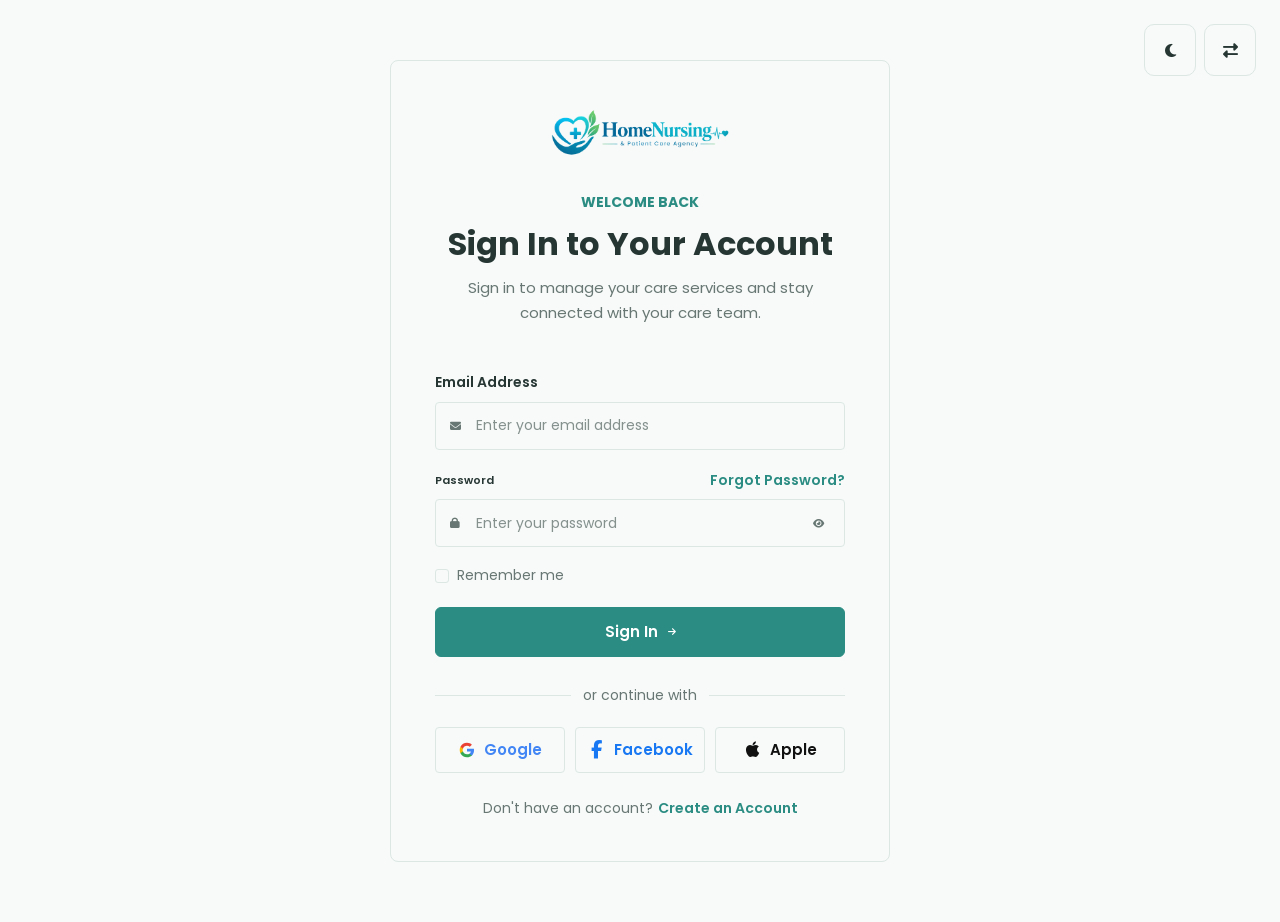
<file: login.html>
<!DOCTYPE html>

<html lang="en">

<head>
  <meta charset="UTF-8">
  <meta name="viewport" content="width=device-width, initial-scale=1.0">
  <title>CareNest | Compassionate Home Nursing & Healthcare</title>

  <!-- Favicon -->

  <link rel="icon" type="image/png" href="images/logo.png">

  <!-- Google Fonts -->

  <link rel="preconnect" href="https://fonts.googleapis.com">

<link rel="preconnect"
      href="https://fonts.gstatic.com"
      crossorigin>

<link href="https://fonts.googleapis.com/css2?family=Poppins:wght@400;500;600;700&display=swap"
      rel="stylesheet">

<link rel="stylesheet"
      href="https://cdnjs.cloudflare.com/ajax/libs/font-awesome/6.5.1/css/all.min.css">


  <!-- CSS -->

  <link rel="stylesheet" href="css/style.css">
  <link rel="stylesheet" href="css/responsive.css">
</head>

<body>
    <!-- =========================================================
     AUTH CONTROLS
========================================================= -->

<div class="auth-controls">

    <!-- DARK MODE -->
    <button
        type="button"
        class="auth-control-btn"
        id="authDarkModeBtn"
        aria-label="Toggle dark mode"
        title="Dark mode"
    >
        <i class="fas fa-moon"></i>
    </button>


    <!-- RTL MODE -->
    <button
        type="button"
        class="auth-control-btn"
        id="authRtlBtn"
        aria-label="Toggle RTL mode"
        title="RTL mode"
    >
        <i class="fas fa-right-left"></i>
    </button>

</div>
    <!-- =========================================================
     LOGIN PAGE
========================================================= -->

<main class="login-page">

    <section class="login-section">

        <div class="login-container">

            <!-- =================================================
                 LOGIN CARD
            ================================================== -->

            <div class="login-card">

                <!-- =================================================
                     LOGO
                ================================================== -->

                <div class="login-logo">
                    <a href="index.html">
                        <img
                            src="images/logo.png"
                            alt="HomeNursing & Patient Care Agency"
                        >
                    </a>
                </div>


                <!-- =================================================
                     LOGIN HEADER
                ================================================== -->

                <div class="login-header">

                    <span class="login-eyebrow">
                        WELCOME BACK
                    </span>

                    <h1 class="login-title">
                        Sign In to Your Account
                    </h1>

                    <p class="login-description">
                        Sign in to manage your care services and
                        stay connected with your care team.
                    </p>

                </div>


                <!-- =================================================
                     LOGIN FORM
                ================================================== -->

                <form class="login-form" id="loginForm">

                    <!-- EMAIL -->

                    <div class="login-form-group">

                        <label for="login-email">
                            Email Address
                        </label>

                        <div class="login-input-wrapper">

                            <i class="fas fa-envelope"></i>

                            <input
                                type="email"
                                id="login-email"
                                name="email"
                                placeholder="Enter your email address"
                                autocomplete="email"
                                required
                            >

                        </div>

                    </div>


                    <!-- PASSWORD -->

                    <div class="login-form-group">

                        <div class="login-label-row">

                            <label for="login-password">
                                Password
                            </label>

                            <a
                                href="#forgot-password"
                                class="login-forgot-link"
                            >
                                Forgot Password?
                            </a>

                        </div>

                        <div class="login-input-wrapper">

                            <i class="fas fa-lock"></i>

                            <input
                                type="password"
                                id="login-password"
                                name="password"
                                placeholder="Enter your password"
                                autocomplete="current-password"
                                required
                            >

                            <button
                                type="button"
                                class="login-password-toggle"
                                aria-label="Show password"
                            >
                                <i class="fas fa-eye"></i>
                            </button>

                        </div>

                    </div>


                    <!-- =================================================
                         REMEMBER ME
                    ================================================== -->

                    <div class="login-options">

                        <label class="login-remember">

                            <input
                                type="checkbox"
                                id="remember-me"
                                name="remember"
                            >

                            <span class="login-checkbox"></span>

                            <span>
                                Remember me
                            </span>

                        </label>

                    </div>


                    <!-- =================================================
                         SUBMIT BUTTON
                    ================================================== -->

                    <button
                        type="submit"
                        class="login-submit-btn"
                    >

                        <span>
                            Sign In
                        </span>

                        <i class="fas fa-arrow-right"></i>

                    </button>

                </form>


                <!-- =================================================
                     DIVIDER
                ================================================== -->

                <div class="login-divider">
                    <span>or continue with</span>
                </div>


                <!-- =================================================
                     SOCIAL LOGIN
                ================================================== -->

                <div class="login-social">

                    <!-- GOOGLE -->

<a
    href="#"
    class="login-social-btn login-google"
    aria-label="Continue with Google"
>
    <svg
        class="google-logo"
        viewBox="0 0 24 24"
        aria-hidden="true"
    >
        <path
            d="M21.35 12.27c0-.71-.06-1.4-.18-2.06H12v3.9h5.24a4.48 4.48 0 0 1-1.94 2.94v2.45h3.14c1.84-1.69 2.91-4.18 2.91-7.23Z"
            fill="#4285F4"
        />
        <path
            d="M12 21.67c2.63 0 4.84-.87 6.45-2.36l-3.14-2.45c-.87.58-1.98.93-3.31.93-2.54 0-4.69-1.72-5.46-4.03H3.3v2.53A9.74 9.74 0 0 0 12 21.67Z"
            fill="#34A853"
        />
        <path
            d="M6.54 13.76A5.85 5.85 0 0 1 6.23 12c0-.61.11-1.2.31-1.76V7.71H3.3A9.72 9.72 0 0 0 2.27 12c0 1.57.38 3.05 1.03 4.29l3.24-2.53Z"
            fill="#FBBC05"
        />
        <path
            d="M12 6.21c1.43 0 2.71.49 3.72 1.46l2.79-2.79C16.84 3.29 14.63 2.33 12 2.33a9.74 9.74 0 0 0-8.7 5.38l3.24 2.53C7.31 7.93 9.46 6.21 12 6.21Z"
            fill="#EA4335"
        />
    </svg>

    <span>Google</span>
</a>


                    <!-- FACEBOOK -->

                    <a
                        href="#"
                        class="login-social-btn login-facebook"
                        aria-label="Continue with Facebook"
                    >
                        <i class="fab fa-facebook-f"></i>
                        <span>Facebook</span>
                    </a>


                    <!-- APPLE -->

                    <a
                        href="#"
                        class="login-social-btn login-apple"
                        aria-label="Continue with Apple"
                    >
                        <i class="fab fa-apple"></i>
                        <span>Apple</span>
                    </a>

                </div>


                <!-- =================================================
                     REGISTER
                ================================================== -->

                <div class="login-register">

                    <span>
                        Don't have an account?
                    </span>

                    <a href="register.html">
                        Create an Account
                    </a>

                </div>

            </div>

        </div>

    </section>

</main>

<script>
/* =========================================================
   AUTH CONTROL
   DARK MODE + RTL MODE
========================================================= */

document.addEventListener("DOMContentLoaded", function () {

    const darkModeBtn = document.getElementById("authDarkModeBtn");
    const rtlBtn = document.getElementById("authRtlBtn");

    const html = document.documentElement;


    /* =====================================================
       DARK MODE
    ===================================================== */

    function updateDarkModeButton() {

        if (!darkModeBtn) return;

        const icon = darkModeBtn.querySelector("i");

        if (html.classList.contains("dark-mode")) {

            darkModeBtn.classList.add("active");

            darkModeBtn.setAttribute(
                "aria-label",
                "Switch to light mode"
            );

            darkModeBtn.setAttribute(
                "title",
                "Light mode"
            );

            if (icon) {
                icon.className = "fas fa-sun";
            }

        } else {

            darkModeBtn.classList.remove("active");

            darkModeBtn.setAttribute(
                "aria-label",
                "Switch to dark mode"
            );

            darkModeBtn.setAttribute(
                "title",
                "Dark mode"
            );

            if (icon) {
                icon.className = "fas fa-moon";
            }
        }
    }


    /* =====================================================
       RTL BUTTON
    ===================================================== */

    function updateRtlButton() {

        if (!rtlBtn) return;

        const icon = rtlBtn.querySelector("i");

        const isRTL = html.getAttribute("dir") === "rtl";

        if (isRTL) {

            rtlBtn.classList.add("active");

            rtlBtn.setAttribute(
                "aria-label",
                "Switch to LTR mode"
            );

            rtlBtn.setAttribute(
                "title",
                "LTR mode"
            );

            if (icon) {
                icon.className = "fas fa-right-left";
            }

        } else {

            rtlBtn.classList.remove("active");

            rtlBtn.setAttribute(
                "aria-label",
                "Switch to RTL mode"
            );

            rtlBtn.setAttribute(
                "title",
                "RTL mode"
            );

            if (icon) {
                icon.className = "fas fa-right-left";
            }
        }
    }


    /* =====================================================
       LOAD SAVED DARK MODE
    ===================================================== */

    const savedTheme = localStorage.getItem("theme");

    if (savedTheme === "dark") {

        html.classList.add("dark-mode");

    } else {

        html.classList.remove("dark-mode");
    }


    /* =====================================================
       LOAD SAVED RTL
    ===================================================== */

    const savedDirection = localStorage.getItem("direction");

    if (savedDirection === "rtl") {

        html.setAttribute("dir", "rtl");

    } else {

        html.setAttribute("dir", "ltr");
    }


    /* =====================================================
       INITIAL BUTTON STATE
    ===================================================== */

    updateDarkModeButton();
    updateRtlButton();


    /* =====================================================
       DARK MODE CLICK
    ===================================================== */

    if (darkModeBtn) {

        darkModeBtn.addEventListener("click", function () {

            html.classList.toggle("dark-mode");

            const isDark =
                html.classList.contains("dark-mode");

            localStorage.setItem(
                "theme",
                isDark ? "dark" : "light"
            );

            updateDarkModeButton();
        });
    }


    /* =====================================================
       RTL CLICK
    ===================================================== */

    if (rtlBtn) {

        rtlBtn.addEventListener("click", function () {

            const isRTL =
                html.getAttribute("dir") === "rtl";

            if (isRTL) {

                html.setAttribute("dir", "ltr");

                localStorage.setItem(
                    "direction",
                    "ltr"
                );

            } else {

                html.setAttribute("dir", "rtl");

                localStorage.setItem(
                    "direction",
                    "rtl"
                );
            }

            updateRtlButton();
        });
    }

});
</script>
<script>
(function () {

    const theme = localStorage.getItem("theme");
    const direction = localStorage.getItem("direction");

    if (theme === "dark") {
        document.documentElement.classList.add("dark-mode");
    }

    document.documentElement.setAttribute(
        "dir",
        direction === "rtl" ? "rtl" : "ltr"
    );

})();
</script>
 <script src="js/script.js"></script>

</body>
</html>
</file>
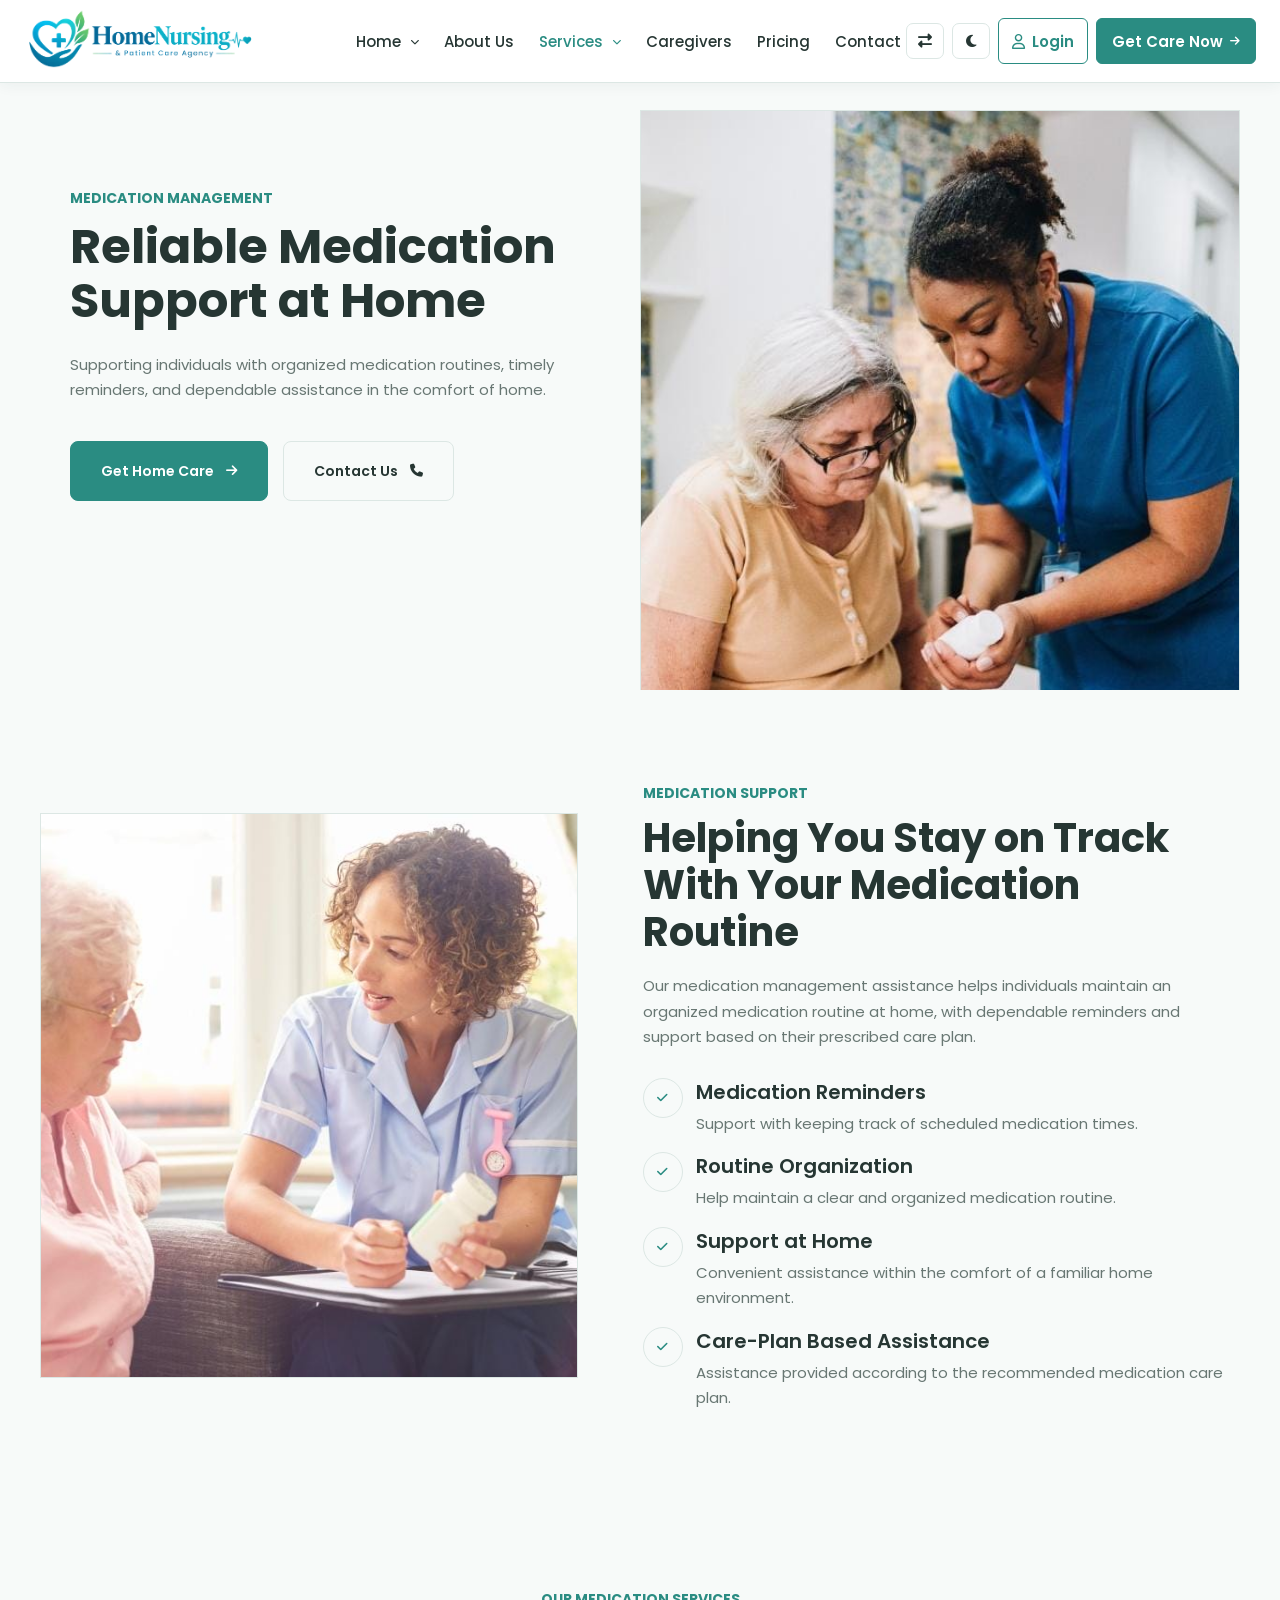
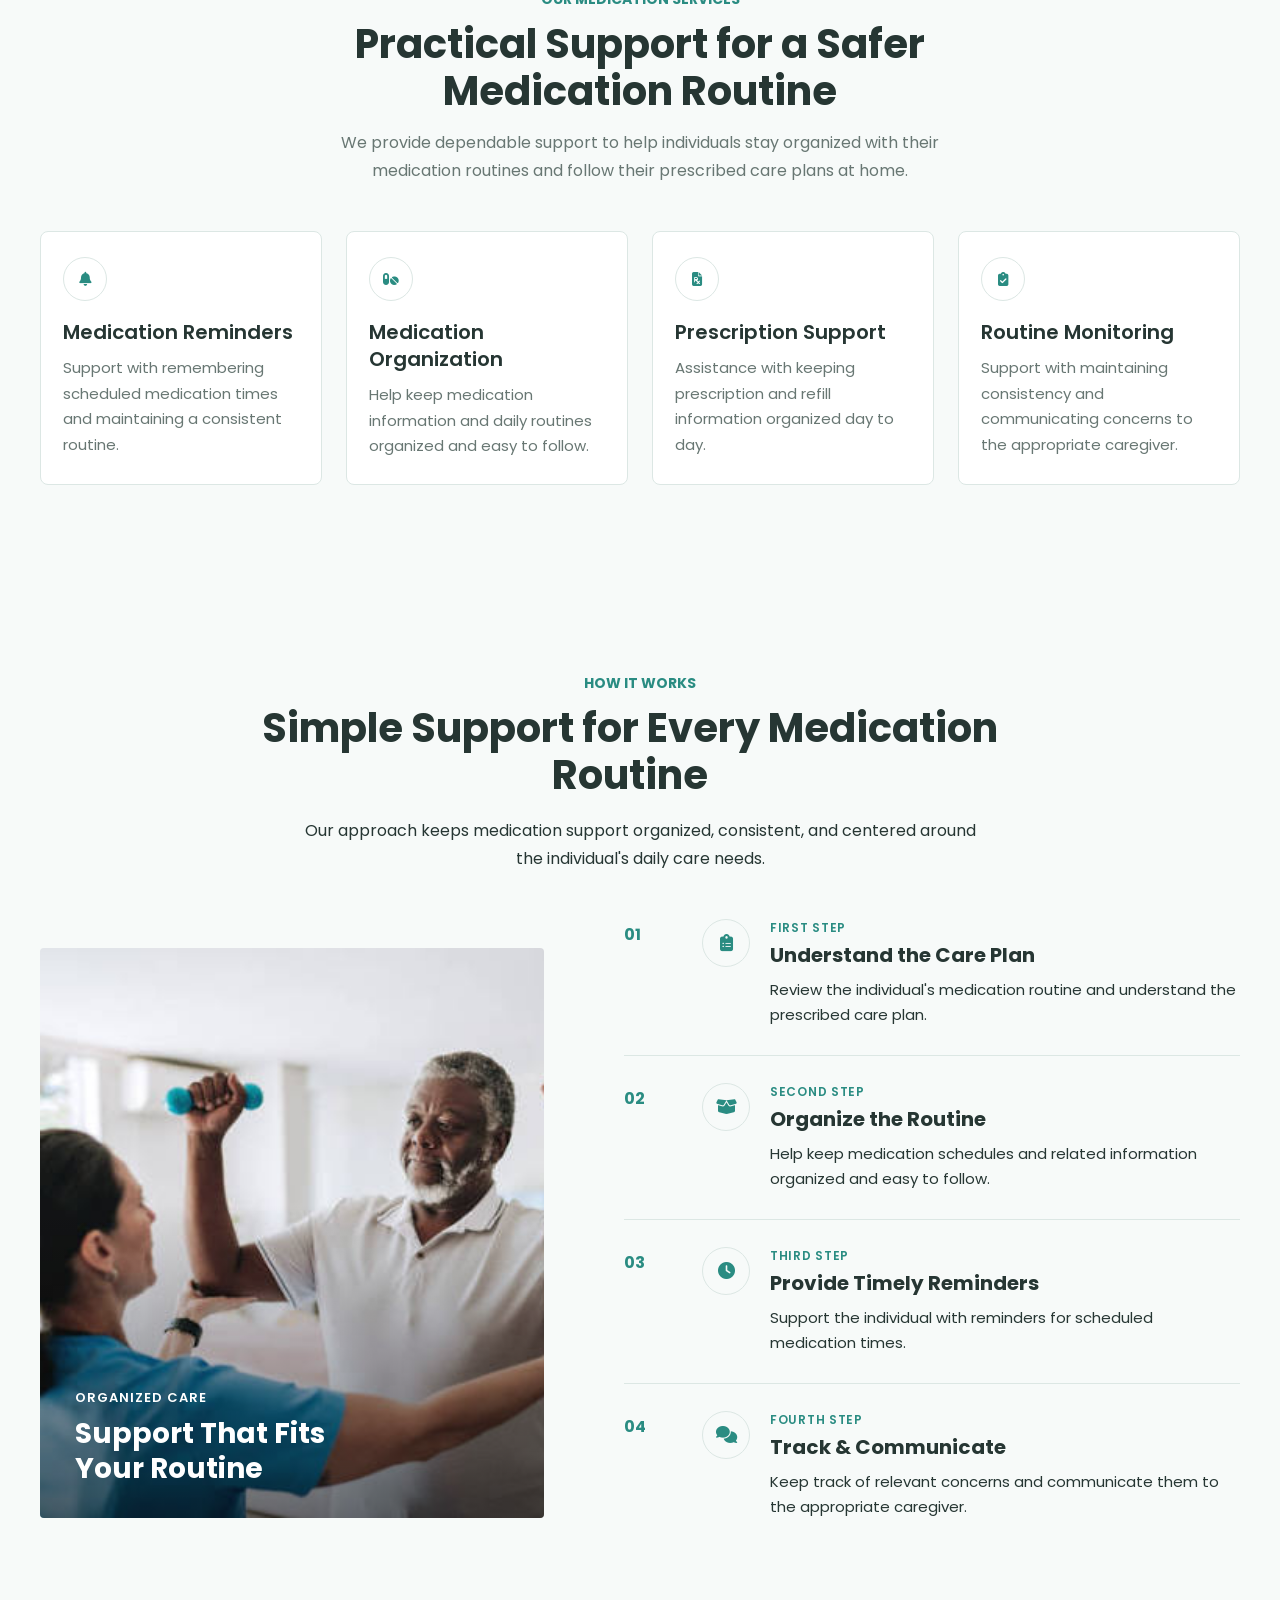
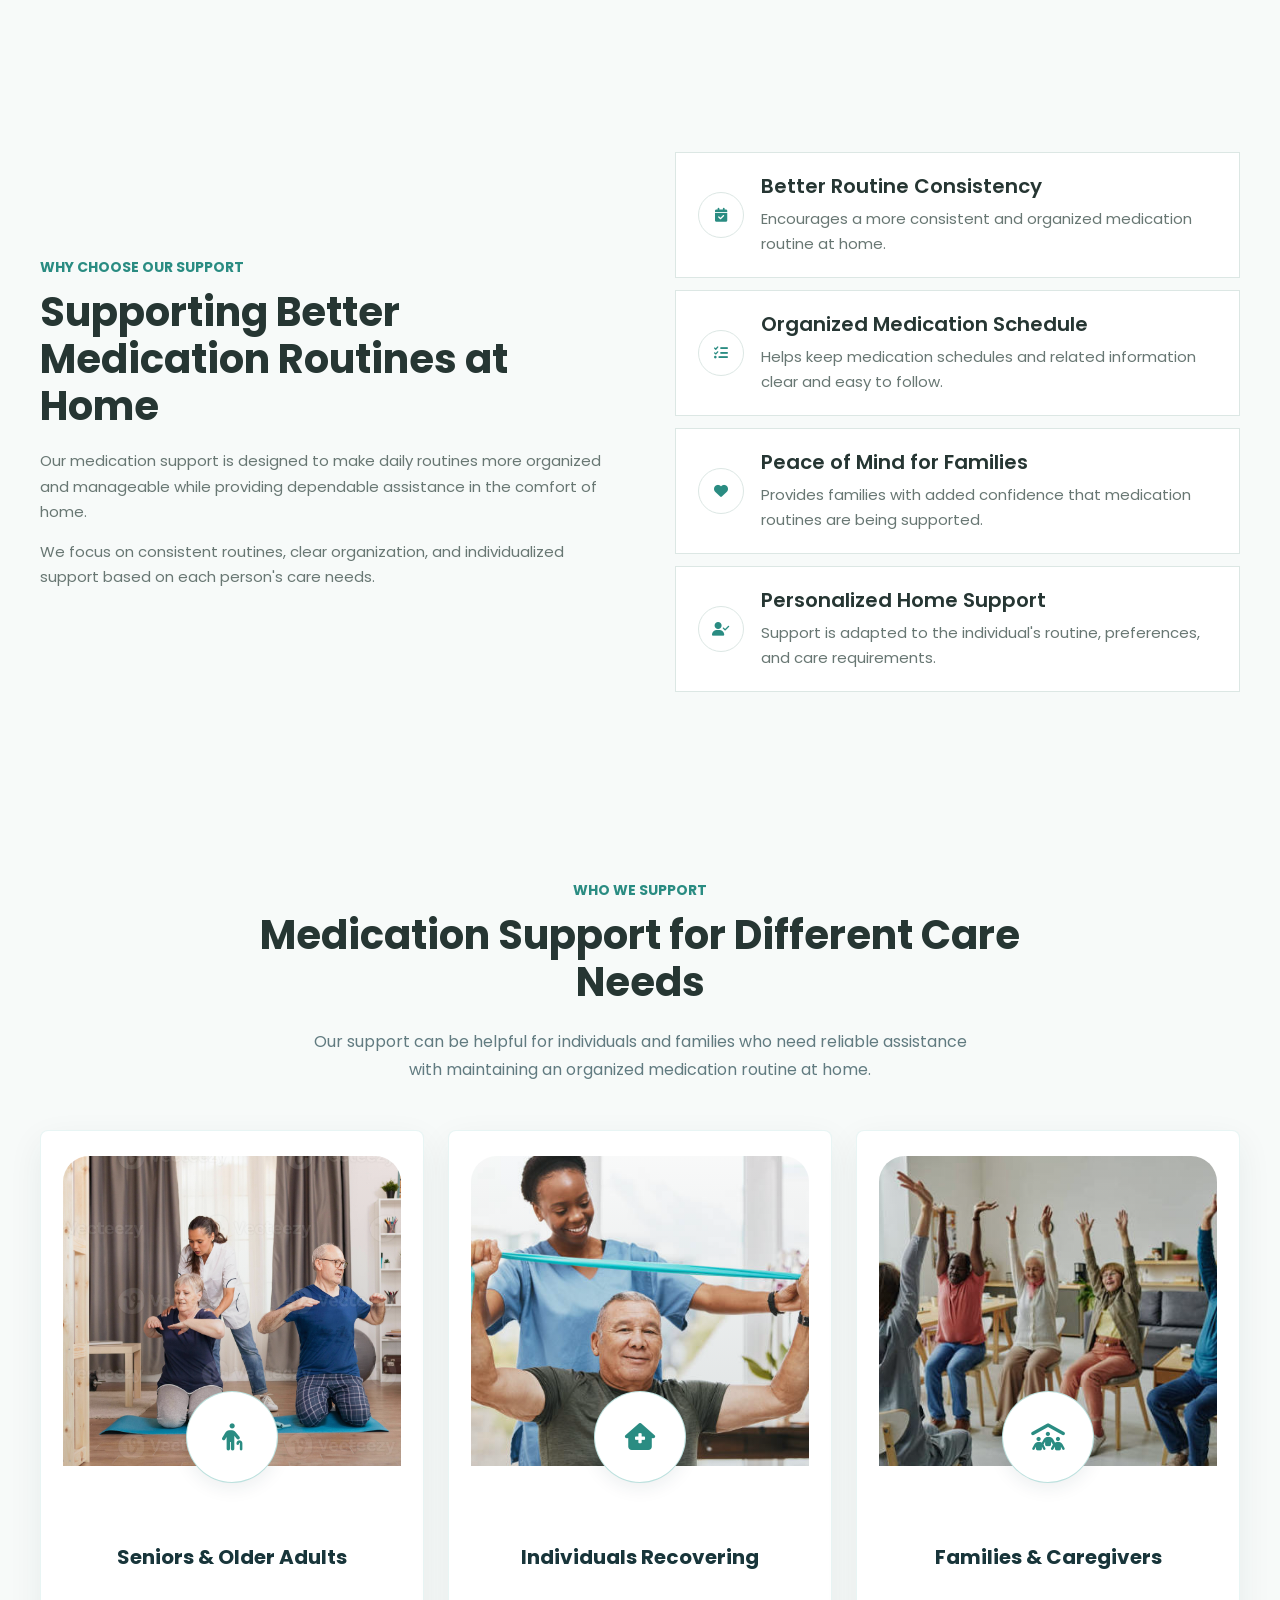
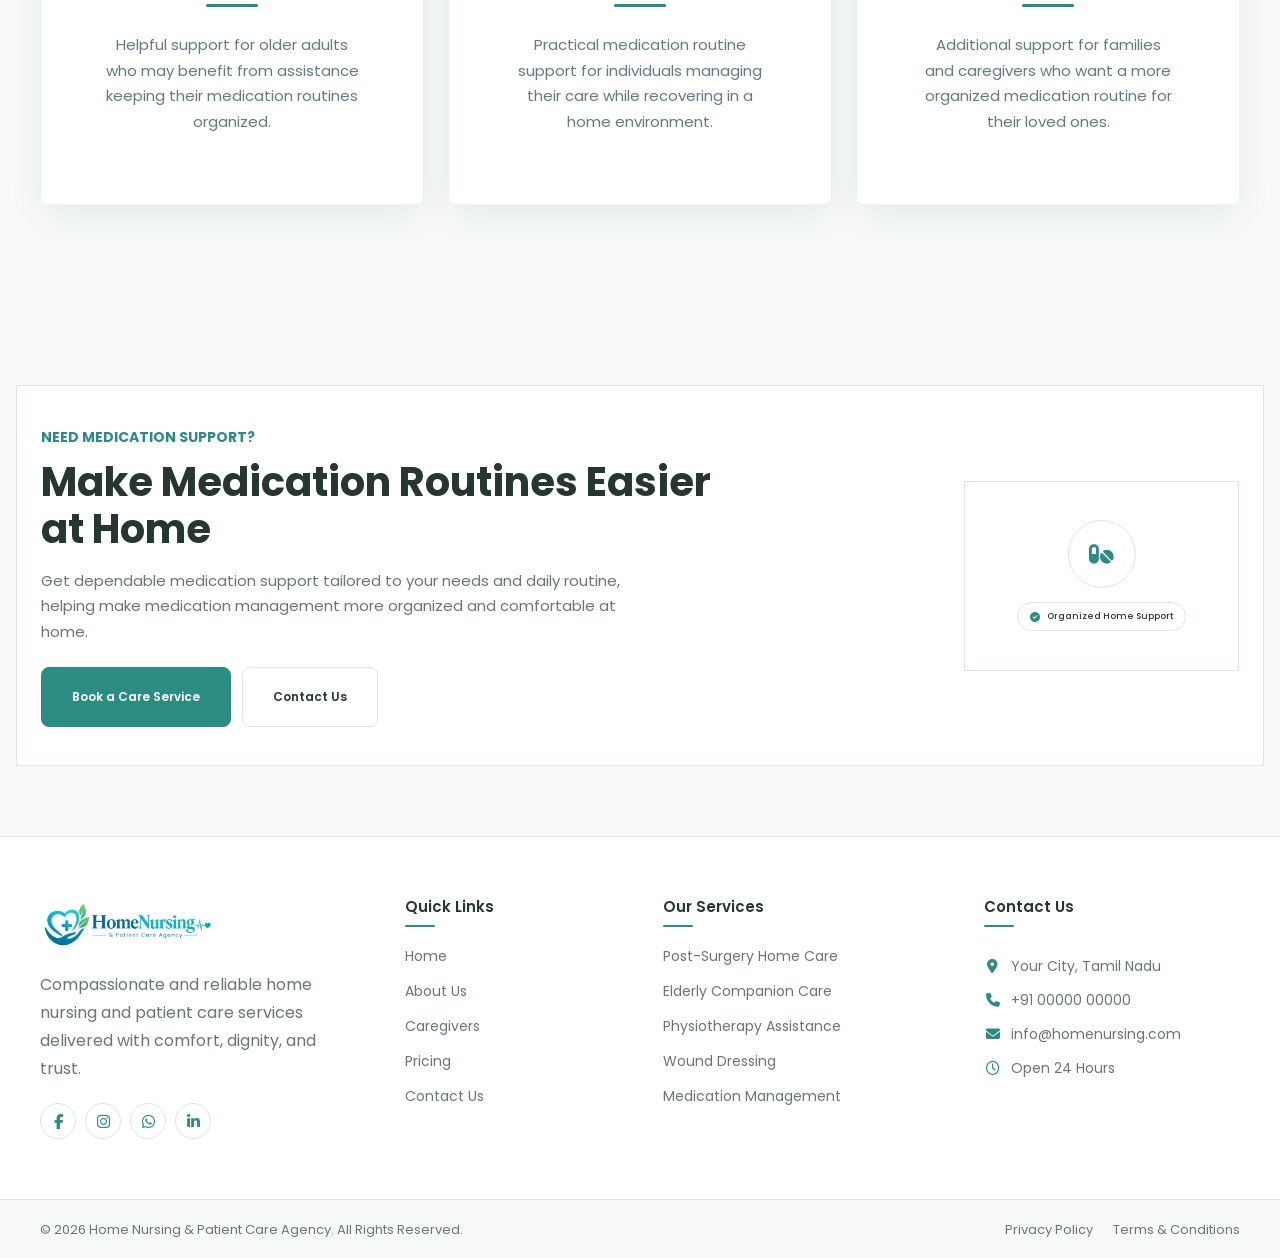
<file: medication.html>
<!DOCTYPE html>

<html lang="en">

<head>
  <meta charset="UTF-8">
  <meta name="viewport" content="width=device-width, initial-scale=1.0">
  <title>CareNest | Compassionate Home Nursing & Healthcare</title>

  <!-- Favicon -->

  <link rel="icon" type="image/png" href="images/logo.png">

  <!-- Google Fonts -->

  <link rel="preconnect" href="https://fonts.googleapis.com">

<link rel="preconnect"
      href="https://fonts.gstatic.com"
      crossorigin>

<link href="https://fonts.googleapis.com/css2?family=Poppins:wght@400;500;600;700&display=swap"
      rel="stylesheet">

<link rel="stylesheet"
      href="https://cdnjs.cloudflare.com/ajax/libs/font-awesome/6.5.1/css/all.min.css">


  <!-- CSS -->

  <link rel="stylesheet" href="css/style.css">
  <link rel="stylesheet" href="css/responsive.css">
</head>

<body>
    <!-- =========================================================
     SITE 8 - HOME NURSING & PATIENT CARE AGENCY
     HEADER
========================================================= -->

<header class="site-header" id="siteHeader">

    <div class="header-container">

        <!-- =========================
             LOGO
        ========================== -->
        <a href="index.html" class="site-logo" aria-label="Home Nursing & Patient Care Agency">

            <img
                src="images/logo.png"
                alt="Home Nursing & Patient Care Agency Logo"
                class="logo-image"
            >

        </a>


        <!-- =========================
             DESKTOP NAVIGATION
        ========================== -->
        <nav class="main-navigation" id="mainNavigation">

            <ul class="nav-list">

                <!-- HOME DROPDOWN -->
                <li class="nav-item has-dropdown">

                    <button
                        class="nav-link dropdown-toggle"
                        type="button"
                        aria-expanded="false"
                        aria-haspopup="true"
                    >
                        <span>Home</span>
                        <i class="fa-solid fa-chevron-down dropdown-icon"></i>
                    </button>

                    <ul class="dropdown-menu home-dropdown">

                        <li>
                            <a href="index.html" class="dropdown-link">
                                Home 1
                            </a>
                        </li>

                        <li>
                            <a href="home2.html" class="dropdown-link">
                                Home 2
                            </a>
                        </li>

                    </ul>

                </li>


                <!-- ABOUT US -->
                <li class="nav-item">

                    <a href="about.html" class="nav-link">
                        About Us
                    </a>

                </li>


                <!-- SERVICES DROPDOWN -->
                <li class="nav-item has-dropdown">

                    <button
                        class="nav-link dropdown-toggle active"
                        type="button"
                        aria-expanded="false"
                        aria-haspopup="true"
                    >
                        <span>Services</span>
                        <i class="fa-solid fa-chevron-down dropdown-icon"></i>
                    </button>

                    <ul class="dropdown-menu services-dropdown">

                        <li>
                            <a href="post-surgery.html" class="dropdown-link">
                                Post-Surgery Home Care
                            </a>
                        </li>

                        <li>
                            <a href="elderly-care.html" class="dropdown-link">
                                Elderly Companion Care
                            </a>
                        </li>

                        <li>
                            <a href="physiotherapy.html" class="dropdown-link">
                                Physiotherapy Assistance
                            </a>
                        </li>

                        <li>
                            <a href="wound-dressing.html" class="dropdown-link">
                                Wound Dressing
                            </a>
                        </li>

                        <li>
                            <a href="medication.html" class="dropdown-link active">
                                Medication Management
                            </a>
                        </li>

                    </ul>

                </li>


                <!-- CAREGIVERS -->
                <li class="nav-item">

                    <a href="caregivers.html" class="nav-link">
                        Caregivers
                    </a>

                </li>


                <!-- PRICING -->
                <li class="nav-item">

                    <a href="pricing.html" class="nav-link">
                        Pricing
                    </a>

                </li>


                <!-- CONTACT -->
                <li class="nav-item">

                    <a href="contact.html" class="nav-link">
                        Contact Us
                    </a>

                </li>

            </ul>

        </nav>


        <!-- =========================
             HEADER ACTIONS
        ========================== -->
        <div class="header-actions">

            <!-- RTL BUTTON -->
            <button
                type="button"
                class="header-icon-button rtl-toggle"
                id="rtlToggle"
                aria-label="Toggle RTL direction"
                title="Toggle RTL"
            >
                <i class="fa-solid fa-right-left"></i>
            </button>


            <!-- DARK MODE -->
            <button
                type="button"
                class="header-icon-button theme-toggle"
                id="themeToggle"
                aria-label="Toggle dark mode"
                title="Toggle dark mode"
            >
                <i class="fa-solid fa-moon theme-icon"></i>
            </button>


            <!-- LOGIN -->
            <a href="login.html" class="login-button">
                <i class="fa-regular fa-user"></i>
                <span>Login</span>
            </a>


            <!-- GET CARE NOW -->
            <a href="carenow.html" class="care-button">
                <span>Get Care Now</span>
                <i class="fa-solid fa-arrow-right"></i>
            </a>

        </div>


        <!-- =========================
             MOBILE HAMBURGER
        ========================== -->
        <button
            type="button"
            class="hamburger-button"
            id="hamburgerButton"
            aria-label="Open navigation menu"
            aria-expanded="false"
            aria-controls="mobileMenu"
        >

            <span class="hamburger-line"></span>
            <span class="hamburger-line"></span>
            <span class="hamburger-line"></span>

        </button>

    </div>


    <!-- =====================================================
         MOBILE NAVIGATION
    ====================================================== -->
    <div class="mobile-menu" id="mobileMenu">

        <div class="mobile-menu-inner">

            <!-- MOBILE NAVIGATION -->
            <nav class="mobile-navigation">

                <ul class="mobile-nav-list">

                    <!-- MOBILE HOME DROPDOWN -->
                    <li class="mobile-nav-item mobile-has-dropdown">

                        <button
                            type="button"
                            class="mobile-nav-link mobile-dropdown-toggle"
                            aria-expanded="false"
                        >

                            <span>Home</span>

                            <i class="fa-solid fa-chevron-down"></i>

                        </button>


                        <ul class="mobile-dropdown-menu">

                            <li>
                                <a href="index.html" class="mobile-dropdown-link">
                                    Home 1
                                </a>
                            </li>

                            <li>
                                <a href="home2.html" class="mobile-dropdown-link">
                                    Home 2
                                </a>
                            </li>

                        </ul>

                    </li>


                    <!-- ABOUT -->
                    <li class="mobile-nav-item">

                        <a href="about.html" class="mobile-nav-link">
                            About Us
                        </a>

                    </li>


                    <!-- MOBILE SERVICES DROPDOWN -->
                    <li class="mobile-nav-item mobile-has-dropdown">

                        <button
                            type="button"
                            class="mobile-nav-link mobile-dropdown-toggle active"
                            aria-expanded="false"
                        >

                            <span>Services</span>

                            <i class="fa-solid fa-chevron-down"></i>

                        </button>


                        <ul class="mobile-dropdown-menu">

                            <li>
                                <a
                                    href="post-surgery.html"
                                    class="mobile-dropdown-link"
                                >
                                    Post-Surgery Home Care
                                </a>
                            </li>

                            <li>
                                <a
                                    href="elderly-care.html"
                                    class="mobile-dropdown-link"
                                >
                                    Elderly Companion Care
                                </a>
                            </li>

                            <li>
                                <a
                                    href="physiotherapy.html"
                                    class="mobile-dropdown-link"
                                >
                                    Physiotherapy Assistance
                                </a>
                            </li>

                            <li>
                                <a
                                    href="wound-dressing.html"
                                    class="mobile-dropdown-link"
                                >
                                    Wound Dressing
                                </a>
                            </li>

                            <li>
                                <a
                                    href="medication.html"
                                    class="mobile-dropdown-link active"
                                >
                                    Medication Management
                                </a>
                            </li>

                        </ul>

                    </li>


                    <!-- CAREGIVERS -->
                    <li class="mobile-nav-item">

                        <a href="caregivers.html" class="mobile-nav-link">
                            Caregivers
                        </a>

                    </li>


                    <!-- PRICING -->
                    <li class="mobile-nav-item">

                        <a href="pricing.html" class="mobile-nav-link">
                            Pricing
                        </a>

                    </li>


                    <!-- CONTACT -->
                    <li class="mobile-nav-item">

                        <a href="contact.html" class="mobile-nav-link">
                            Contact Us
                        </a>

                    </li>

                </ul>

            </nav>


            <!-- =============================================
                 MOBILE ACTIONS
            ============================================== -->
            <div class="mobile-header-actions">

                <!-- RTL -->
                <button
                    type="button"
                    class="mobile-action-button rtl-toggle"
                    id="mobileRtlToggle"
                >
                    <i class="fa-solid fa-right-left"></i>
                </button>


                <!-- DARK MODE -->
                <button
                    type="button"
                    class="mobile-action-button theme-toggle"
                    id="mobileThemeToggle"
                >
                    <i class="fa-solid fa-moon theme-icon"></i>
                    <span>Dark Mode</span>
                </button>


                <!-- LOGIN -->
                <a href="login.html" class="mobile-login-button">

                    <i class="fa-regular fa-user"></i>
                    <span>Login</span>

                </a>


                <!-- GET CARE NOW -->
                <a href="carenow.html" class="mobile-care-button">

                    <span>Get Care Now</span>

                    <i class="fa-solid fa-arrow-right"></i>

                </a>

            </div>

        </div>

    </div>

</header>
<!-- =========================================================
     MEDICATION MANAGEMENT
     SECTION 1: HERO
     PART 1 - HTML
========================================================= -->

<section class="medication-management-hero" id="medication-management-hero">

    <div class="medication-management-hero-container">

        <!-- =================================================
             HERO CONTENT
        ================================================== -->

        <div class="medication-management-hero-content">

            <span class="medication-management-hero-subtitle">
                Medication Management
            </span>

            <h1 class="medication-management-hero-title">
                Reliable Medication Support at Home
            </h1>

            <p class="medication-management-hero-description">
                Supporting individuals with organized medication
                routines, timely reminders, and dependable
                assistance in the comfort of home.
            </p>


            <!-- =================================================
                 HERO ACTIONS
            ================================================== -->

            <div class="medication-management-hero-actions">

                <a
                    href="#contact"
                    class="medication-management-hero-btn medication-management-hero-btn-primary"
                >
                    <span>Get Home Care</span>

                    <i class="fa-solid fa-arrow-right"></i>
                </a>

                <a
                    href="contact.html"
                    class="medication-management-hero-btn medication-management-hero-btn-secondary"
                >
                    <span>Contact Us</span>

                    <i class="fa-solid fa-phone"></i>
                </a>

            </div>

        </div>


        <!-- =================================================
             HERO IMAGE
        ================================================== -->

        <div class="medication-management-hero-visual">

            <div class="medication-management-hero-image-wrapper">

                <img
                    src="images/medication-management.jpg"
                    alt="Medication management assistance at home"
                    class="medication-management-hero-image"
                >

            </div>

        </div>

    </div>

</section>
<!-- =========================================================
     MEDICATION MANAGEMENT
     SECTION 2: OVERVIEW
     PART 1 - HTML
========================================================= -->

<section class="medication-management-overview" id="medication-management-overview">

    <div class="medication-management-overview-container">

        <!-- =================================================
             IMAGE
        ================================================== -->

        <div class="medication-management-overview-visual">

            <div class="medication-management-overview-image-wrapper">

                <img
                    src="images/medication-management-overview.jpg"
                    alt="Medication support and management at home"
                    class="medication-management-overview-image"
                >

            </div>

        </div>


        <!-- =================================================
             CONTENT
        ================================================== -->

        <div class="medication-management-overview-content">

            <span class="medication-management-overview-subtitle">
                Medication Support
            </span>

            <h2 class="medication-management-overview-title">
                Helping You Stay on Track With Your Medication Routine
            </h2>

            <p class="medication-management-overview-description">
                Our medication management assistance helps individuals
                maintain an organized medication routine at home,
                with dependable reminders and support based on their
                prescribed care plan.
            </p>


            <!-- =================================================
                 BENEFITS
            ================================================== -->

            <div class="medication-management-overview-list">

                <div class="medication-management-overview-item">

                    <span class="medication-management-overview-icon">
                        <i class="fa-solid fa-check"></i>
                    </span>

                    <div class="medication-management-overview-item-content">

                        <h3>
                            Medication Reminders
                        </h3>

                        <p>
                            Support with keeping track of scheduled
                            medication times.
                        </p>

                    </div>

                </div>


                <div class="medication-management-overview-item">

                    <span class="medication-management-overview-icon">
                        <i class="fa-solid fa-check"></i>
                    </span>

                    <div class="medication-management-overview-item-content">

                        <h3>
                            Routine Organization
                        </h3>

                        <p>
                            Help maintain a clear and organized
                            medication routine.
                        </p>

                    </div>

                </div>


                <div class="medication-management-overview-item">

                    <span class="medication-management-overview-icon">
                        <i class="fa-solid fa-check"></i>
                    </span>

                    <div class="medication-management-overview-item-content">

                        <h3>
                            Support at Home
                        </h3>

                        <p>
                            Convenient assistance within the comfort
                            of a familiar home environment.
                        </p>

                    </div>

                </div>


                <div class="medication-management-overview-item">

                    <span class="medication-management-overview-icon">
                        <i class="fa-solid fa-check"></i>
                    </span>

                    <div class="medication-management-overview-item-content">

                        <h3>
                            Care-Plan Based Assistance
                        </h3>

                        <p>
                            Assistance provided according to the
                            recommended medication care plan.
                        </p>

                    </div>

                </div>

            </div>

        </div>

    </div>

</section>
<!-- =========================================================
     MEDICATION MANAGEMENT
     SECTION 3: MEDICATION ASSISTANCE SERVICES
     PART 1 - HTML
========================================================= -->

<section
    class="medication-management-services"
    id="medication-management-services"
>

    <div class="medication-management-services-container">

        <!-- =================================================
             SECTION HEADER
        ================================================== -->

        <div class="medication-management-services-header">

            <span class="medication-management-services-subtitle">
                Our Medication Services
            </span>

            <h2 class="medication-management-services-title">
                Practical Support for a Safer Medication Routine
            </h2>

            <p class="medication-management-services-description">
                We provide dependable support to help individuals
                stay organized with their medication routines and
                follow their prescribed care plans at home.
            </p>

        </div>


        <!-- =================================================
             SERVICES GRID
        ================================================== -->

        <div class="medication-management-services-grid">


            <!-- =================================================
                 CARD 1
            ================================================== -->

            <article class="medication-management-service-card">

                <div class="medication-management-service-icon">
                    <i class="fa-solid fa-bell"></i>
                </div>

                <div class="medication-management-service-content">

                    <h3>
                        Medication Reminders
                    </h3>

                    <p>
                        Support with remembering scheduled medication
                        times and maintaining a consistent routine.
                    </p>

                </div>

            </article>


            <!-- =================================================
                 CARD 2
            ================================================== -->

            <article class="medication-management-service-card">

                <div class="medication-management-service-icon">
                    <i class="fa-solid fa-pills"></i>
                </div>

                <div class="medication-management-service-content">

                    <h3>
                        Medication Organization
                    </h3>

                    <p>
                        Help keep medication information and daily
                        routines organized and easy to follow.
                    </p>

                </div>

            </article>


            <!-- =================================================
                 CARD 3
            ================================================== -->

            <article class="medication-management-service-card">

                <div class="medication-management-service-icon">
                    <i class="fa-solid fa-file-prescription"></i>
                </div>

                <div class="medication-management-service-content">

                    <h3>
                        Prescription Support
                    </h3>

                    <p>
                        Assistance with keeping prescription and
                        refill information organized day to day.
                    </p>

                </div>

            </article>


            <!-- =================================================
                 CARD 4
            ================================================== -->

            <article class="medication-management-service-card">

                <div class="medication-management-service-icon">
                    <i class="fa-solid fa-clipboard-check"></i>
                </div>

                <div class="medication-management-service-content">

                    <h3>
                        Routine Monitoring
                    </h3>

                    <p>
                        Support with maintaining consistency and
                        communicating concerns to the appropriate
                        caregiver.
                    </p>

                </div>

            </article>


        </div>

    </div>

</section>
<!-- =========================================================
     MEDICATION MANAGEMENT
     SECTION 4: HOW OUR MEDICATION SUPPORT WORKS
     PART 1 - NEW HTML STRUCTURE
========================================================= -->

<section
    class="medication-journey"
    id="medication-management-process"
>

    <div class="medication-journey-container">

        <!-- =================================================
             SECTION HEADER
        ================================================== -->

        <div class="medication-journey-header">

            <span class="medication-journey-subtitle">
                How It Works
            </span>

            <h2 class="medication-journey-title">
                Simple Support for Every Medication Routine
            </h2>

            <p class="medication-journey-description">
                Our approach keeps medication support organized,
                consistent, and centered around the individual's
                daily care needs.
            </p>

        </div>


        <!-- =================================================
             MAIN JOURNEY
        ================================================== -->

        <div class="medication-journey-layout">


            <!-- =================================================
                 LEFT VISUAL
            ================================================= -->

            <div class="medication-journey-visual">

                <div class="medication-journey-image">

                    <img
                        src="images/medication-support.jpg"
                        alt="Medication support at home"
                    >

                    <div class="medication-journey-image-overlay">

                        <span>
                            Organized Care
                        </span>

                        <strong>
                            Support That Fits
                            Your Routine
                        </strong>

                    </div>

                </div>

            </div>


            <!-- =================================================
                 RIGHT STEPS
            ================================================= -->

            <div class="medication-journey-steps">


                <!-- STEP 01 -->

                <article class="medication-journey-step">

                    <div class="medication-journey-step-number">
                        01
                    </div>

                    <div class="medication-journey-step-icon">
                        <i class="fa-solid fa-clipboard-list"></i>
                    </div>

                    <div class="medication-journey-step-content">

                        <span>
                            First Step
                        </span>

                        <h3>
                            Understand the Care Plan
                        </h3>

                        <p>
                            Review the individual's medication routine
                            and understand the prescribed care plan.
                        </p>

                    </div>

                </article>


                <!-- STEP 02 -->

                <article class="medication-journey-step">

                    <div class="medication-journey-step-number">
                        02
                    </div>

                    <div class="medication-journey-step-icon">
                        <i class="fa-solid fa-box-open"></i>
                    </div>

                    <div class="medication-journey-step-content">

                        <span>
                            Second Step
                        </span>

                        <h3>
                            Organize the Routine
                        </h3>

                        <p>
                            Help keep medication schedules and related
                            information organized and easy to follow.
                        </p>

                    </div>

                </article>


                <!-- STEP 03 -->

                <article class="medication-journey-step">

                    <div class="medication-journey-step-number">
                        03
                    </div>

                    <div class="medication-journey-step-icon">
                        <i class="fa-solid fa-clock"></i>
                    </div>

                    <div class="medication-journey-step-content">

                        <span>
                            Third Step
                        </span>

                        <h3>
                            Provide Timely Reminders
                        </h3>

                        <p>
                            Support the individual with reminders for
                            scheduled medication times.
                        </p>

                    </div>

                </article>


                <!-- STEP 04 -->

                <article class="medication-journey-step">

                    <div class="medication-journey-step-number">
                        04
                    </div>

                    <div class="medication-journey-step-icon">
                        <i class="fa-solid fa-comments"></i>
                    </div>

                    <div class="medication-journey-step-content">

                        <span>
                            Fourth Step
                        </span>

                        <h3>
                            Track &amp; Communicate
                        </h3>

                        <p>
                            Keep track of relevant concerns and
                            communicate them to the appropriate caregiver.
                        </p>

                    </div>

                </article>


            </div>

        </div>

    </div>

</section>
<!-- =========================================================
     MEDICATION MANAGEMENT
     SECTION 5: BENEFITS OF MEDICATION SUPPORT
     PART 1 - HTML
========================================================= -->

<section
    class="medication-management-benefits"
    id="medication-management-benefits"
>

    <div class="medication-management-benefits-container">

        <!-- =================================================
             LEFT CONTENT
        ================================================== -->

        <div class="medication-management-benefits-content">

            <span class="medication-management-benefits-subtitle">
                Why Choose Our Support
            </span>

            <h2 class="medication-management-benefits-title">
                Supporting Better Medication Routines at Home
            </h2>

            <p class="medication-management-benefits-description">
                Our medication support is designed to make daily
                routines more organized and manageable while
                providing dependable assistance in the comfort
                of home.
            </p>

            <p class="medication-management-benefits-description">
                We focus on consistent routines, clear organization,
                and individualized support based on each person's
                care needs.
            </p>

        </div>


        <!-- =================================================
             RIGHT BENEFITS
        ================================================== -->

        <div class="medication-management-benefits-list">


            <!-- =================================================
                 BENEFIT 1
            ================================================== -->

            <article class="medication-management-benefit-item">

                <div class="medication-management-benefit-icon">
                    <i class="fa-solid fa-calendar-check"></i>
                </div>

                <div class="medication-management-benefit-content">

                    <h3>
                        Better Routine Consistency
                    </h3>

                    <p>
                        Encourages a more consistent and organized
                        medication routine at home.
                    </p>

                </div>

            </article>


            <!-- =================================================
                 BENEFIT 2
            ================================================== -->

            <article class="medication-management-benefit-item">

                <div class="medication-management-benefit-icon">
                    <i class="fa-solid fa-list-check"></i>
                </div>

                <div class="medication-management-benefit-content">

                    <h3>
                        Organized Medication Schedule
                    </h3>

                    <p>
                        Helps keep medication schedules and related
                        information clear and easy to follow.
                    </p>

                </div>

            </article>


            <!-- =================================================
                 BENEFIT 3
            ================================================== -->

            <article class="medication-management-benefit-item">

                <div class="medication-management-benefit-icon">
                    <i class="fa-solid fa-heart"></i>
                </div>

                <div class="medication-management-benefit-content">

                    <h3>
                        Peace of Mind for Families
                    </h3>

                    <p>
                        Provides families with added confidence
                        that medication routines are being supported.
                    </p>

                </div>

            </article>


            <!-- =================================================
                 BENEFIT 4
            ================================================== -->

            <article class="medication-management-benefit-item">

                <div class="medication-management-benefit-icon">
                    <i class="fa-solid fa-user-check"></i>
                </div>

                <div class="medication-management-benefit-content">

                    <h3>
                        Personalized Home Support
                    </h3>

                    <p>
                        Support is adapted to the individual's
                        routine, preferences, and care requirements.
                    </p>

                </div>

            </article>


        </div>

    </div>

</section>
<!-- =========================================================
     MEDICATION MANAGEMENT
     SECTION 6: WHO CAN BENEFIT FROM MEDICATION SUPPORT
     PART 1 - HTML
========================================================= -->

<section
    class="medication-management-who"
    id="medication-management-who"
>

    <div class="medication-management-who-container">

        <!-- =================================================
             SECTION HEADER
        ================================================== -->

        <div class="medication-management-who-header">

            <span class="medication-management-who-subtitle">
                Who We Support
            </span>

            <h2 class="medication-management-who-title">
                Medication Support for Different Care Needs
            </h2>

            <p class="medication-management-who-description">
                Our support can be helpful for individuals and
                families who need reliable assistance with
                maintaining an organized medication routine at home.
            </p>

        </div>


        <!-- =================================================
             SUPPORT CARDS
        ================================================== -->

        <div class="medication-management-who-grid">


            <!-- =================================================
                 CARD 01
            ================================================== -->

            <article class="medication-management-who-card">

                <!-- IMAGE -->
                <div class="medication-management-who-image">

                    <img
                        src="images/medication-seniors.jpg"
                        alt="Senior receiving medication support"
                    >

                </div>


                <!-- ICON -->
                <div class="medication-management-who-icon">

                    <i class="fa-solid fa-person-cane"></i>

                </div>


                <!-- CONTENT -->
                <div class="medication-management-who-content">

                    <h3>
                        Seniors &amp; Older Adults
                    </h3>

                    <span class="medication-management-who-divider"></span>

                    <p>
                        Helpful support for older adults who may
                        benefit from assistance keeping their
                        medication routines organized.
                    </p>

                </div>

            </article>


            <!-- =================================================
                 CARD 02
            ================================================== -->

            <article class="medication-management-who-card">

                <!-- IMAGE -->
                <div class="medication-management-who-image">

                    <img
                        src="images/medication-recovery.jpg"
                        alt="Individual recovering at home with medication support"
                    >

                </div>


                <!-- ICON -->
                <div class="medication-management-who-icon">

                    <i class="fa-solid fa-house-medical"></i>

                </div>


                <!-- CONTENT -->
                <div class="medication-management-who-content">

                    <h3>
                        Individuals Recovering
                    </h3>

                    <span class="medication-management-who-divider"></span>

                    <p>
                        Practical medication routine support for
                        individuals managing their care while
                        recovering in a home environment.
                    </p>

                </div>

            </article>


            <!-- =================================================
                 CARD 03
            ================================================== -->

            <article class="medication-management-who-card">

                <!-- IMAGE -->
                <div class="medication-management-who-image">

                    <img
                        src="images/medication-family.jpg"
                        alt="Family and caregiver discussing medication support"
                    >

                </div>


                <!-- ICON -->
                <div class="medication-management-who-icon">

                    <i class="fa-solid fa-people-roof"></i>

                </div>


                <!-- CONTENT -->
                <div class="medication-management-who-content">

                    <h3>
                        Families &amp; Caregivers
                    </h3>

                    <span class="medication-management-who-divider"></span>

                    <p>
                        Additional support for families and
                        caregivers who want a more organized
                        medication routine for their loved ones.
                    </p>

                </div>

            </article>


        </div>

    </div>

</section>
<!-- =========================================================
     MEDICATION MANAGEMENT
     SECTION 7: FINAL CTA
     PART 1 - HTML
========================================================= -->

<section
    class="medication-management-cta"
    id="medication-management-cta"
>

    <div class="medication-management-cta-container">

        <!-- =================================================
             CTA CONTENT
        ================================================== -->

        <div class="medication-management-cta-content">

            <span class="medication-management-cta-subtitle">
                Need Medication Support?
            </span>

            <h2 class="medication-management-cta-title">
                Make Medication Routines Easier at Home
            </h2>

            <p class="medication-management-cta-description">
                Get dependable medication support tailored to
                your needs and daily routine, helping make
                medication management more organized and
                comfortable at home.
            </p>


            <!-- =================================================
                 CTA BUTTONS
            ================================================== -->

            <div class="medication-management-cta-actions">

                <a
                    href="booking.html"
                    class="btn btn-primary medication-management-cta-primary"
                >
                    Book a Care Service
                </a>

                <a
                    href="contact.html"
                    class="btn btn-outline medication-management-cta-secondary"
                >
                    Contact Us
                </a>

            </div>

        </div>


        <!-- =================================================
             CTA VISUAL
        ================================================== -->

        <div class="medication-management-cta-visual">

            <div class="medication-management-cta-icon">
                <i class="fa-solid fa-pills"></i>
            </div>

            <div class="medication-management-cta-badge">
                <i class="fa-solid fa-circle-check"></i>

                <span>
                    Organized Home Support
                </span>
            </div>

        </div>

    </div>

</section>
<!-- =========================================================
     FOOTER
========================================================= -->

<footer class="site-footer">

    <div class="footer-container">

        <!-- =================================================
             FOOTER BRAND
        ================================================== -->

        <div class="footer-brand">

            <a href="index.html" class="footer-logo">
                <img
                    src="images/logo.png"
                    alt="Home Nursing & Patient Care Agency"
                >
            </a>

            <p class="footer-description">
                Compassionate and reliable home nursing and
                patient care services delivered with comfort,
                dignity, and trust.
            </p>

            <div class="footer-social">

                <a href="#" aria-label="Facebook">
                    <i class="fa-brands fa-facebook-f"></i>
                </a>

                <a href="#" aria-label="Instagram">
                    <i class="fa-brands fa-instagram"></i>
                </a>

                <a href="#" aria-label="WhatsApp">
                    <i class="fa-brands fa-whatsapp"></i>
                </a>

                <a href="#" aria-label="LinkedIn">
                    <i class="fa-brands fa-linkedin-in"></i>
                </a>

            </div>

        </div>


        <!-- =================================================
             QUICK LINKS
        ================================================== -->

        <div class="footer-column">

            <h3 class="footer-title">
                Quick Links
            </h3>

            <ul class="footer-links">

                <li>
                    <a href="index.html">Home</a>
                </li>

                <li>
                    <a href="about.html">About Us</a>
                </li>

                <li>
                    <a href="caregivers.html">Caregivers</a>
                </li>

                <li>
                    <a href="pricing.html">Pricing</a>
                </li>

                <li>
                    <a href="contact.html">Contact Us</a>
                </li>

            </ul>

        </div>


        <!-- =================================================
             OUR SERVICES
        ================================================== -->

        <div class="footer-column">

            <h3 class="footer-title">
                Our Services
            </h3>

            <ul class="footer-links">

                <li>
                    <a href="#">
                        Post-Surgery Home Care
                    </a>
                </li>

                <li>
                    <a href="#">
                        Elderly Companion Care
                    </a>
                </li>

                <li>
                    <a href="#">
                        Physiotherapy Assistance
                    </a>
                </li>

                <li>
                    <a href="#">
                        Wound Dressing
                    </a>
                </li>

                <li>
                    <a href="#">
                        Medication Management
                    </a>
                </li>

            </ul>

        </div>


        <!-- =================================================
             CONTACT INFORMATION
        ================================================== -->

        <div class="footer-column footer-contact">

            <h3 class="footer-title">
                Contact Us
            </h3>

            <div class="footer-contact-item">

                <i class="fa-solid fa-location-dot"></i>

                <span>
                    Your City, Tamil Nadu
                </span>

            </div>


            <div class="footer-contact-item">

                <i class="fa-solid fa-phone"></i>

                <a href="tel:+910000000000">
                    +91 00000 00000
                </a>

            </div>


            <div class="footer-contact-item">

                <i class="fa-solid fa-envelope"></i>

                <a href="mailto:info@homenursing.com">
                    info@homenursing.com
                </a>

            </div>


            <div class="footer-contact-item">

                <i class="fa-regular fa-clock"></i>

                <span>
                    Open 24 Hours
                </span>

            </div>

        </div>

    </div>


    <!-- =====================================================
         FOOTER BOTTOM
    ====================================================== -->

    <div class="footer-bottom">

        <div class="footer-bottom-container">

            <p>
                © 2026 Home Nursing & Patient Care Agency.
                All Rights Reserved.
            </p>

            <div class="footer-bottom-links">

                <a href="#">Privacy Policy</a>

                <a href="#">Terms & Conditions</a>

            </div>

        </div>

    </div>

</footer>


<!-- JS -->
<!-- Scroll To Top Button -->
<button class="scroll-top" id="scrollTop" aria-label="Scroll to top">
    <i class="fa-solid fa-arrow-up"></i>
</button>
  <script src="js/script.js"></script>

</body>
</html>
</file>
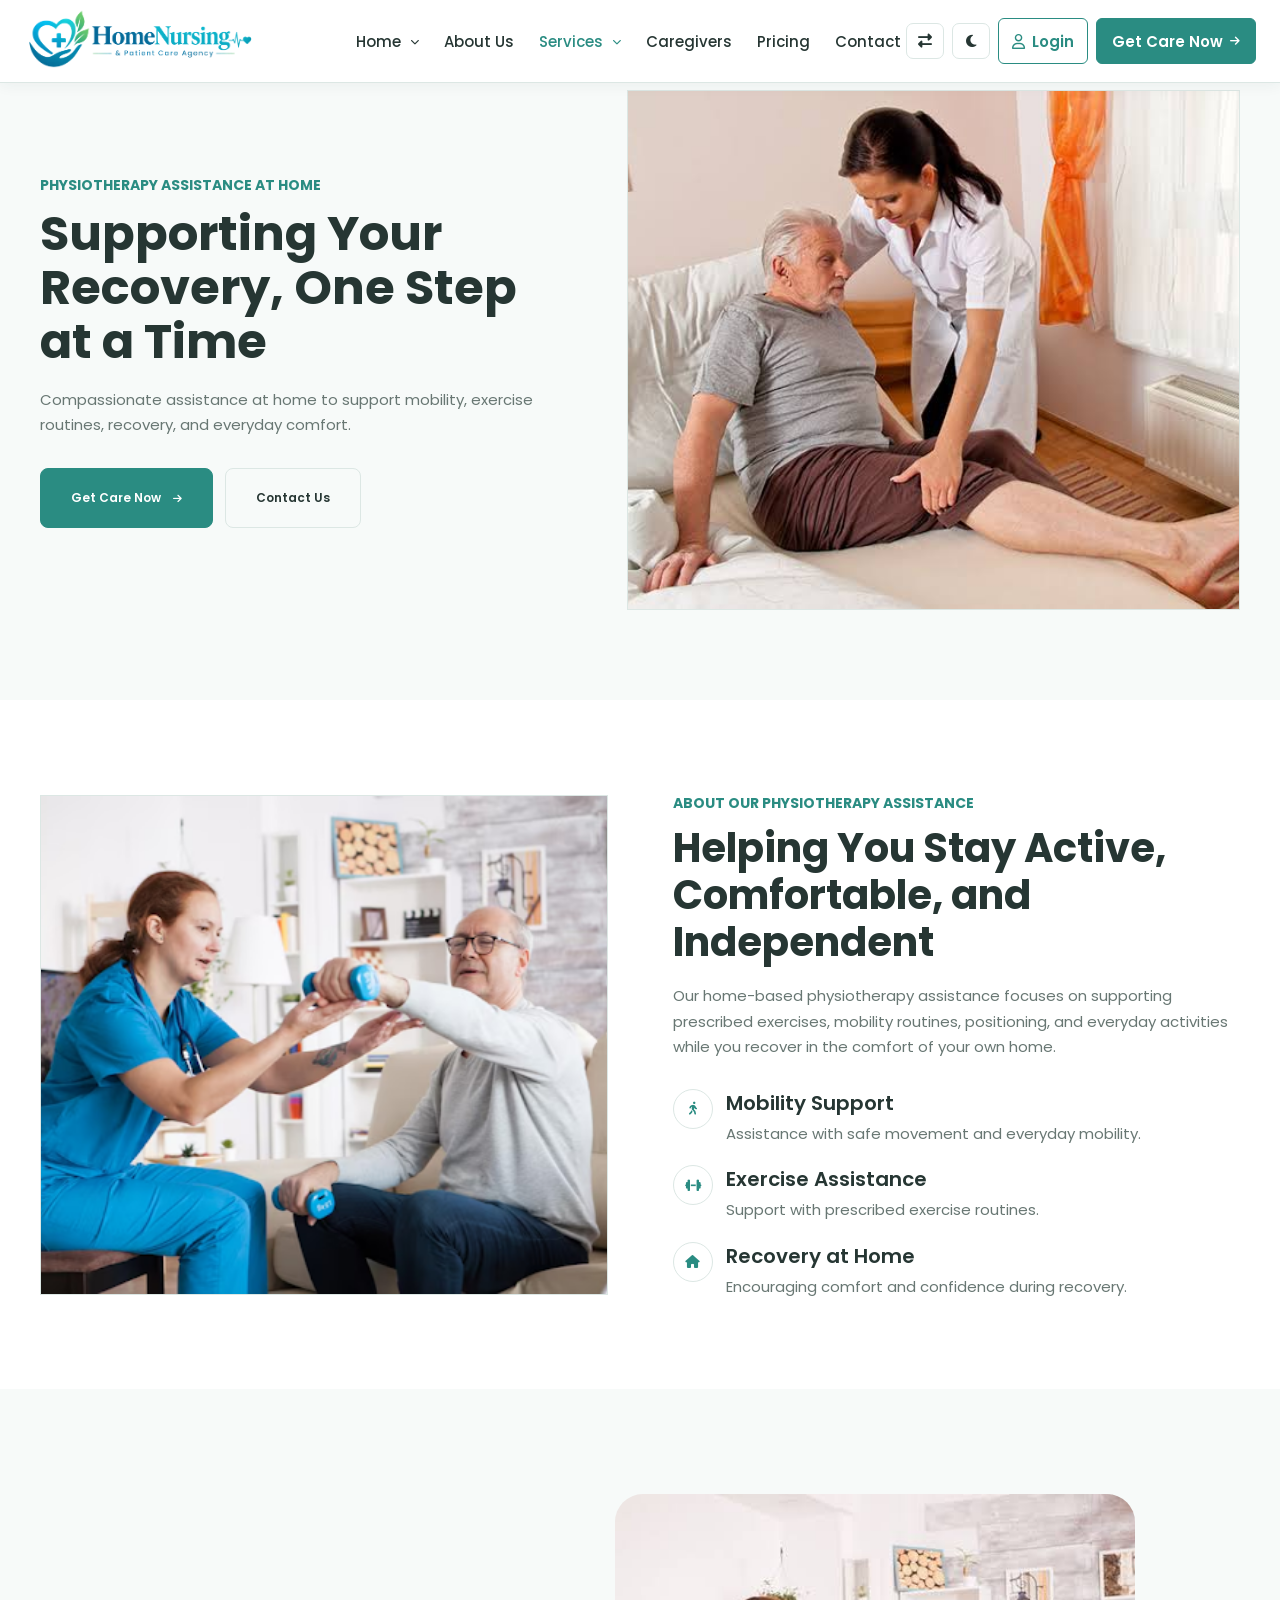
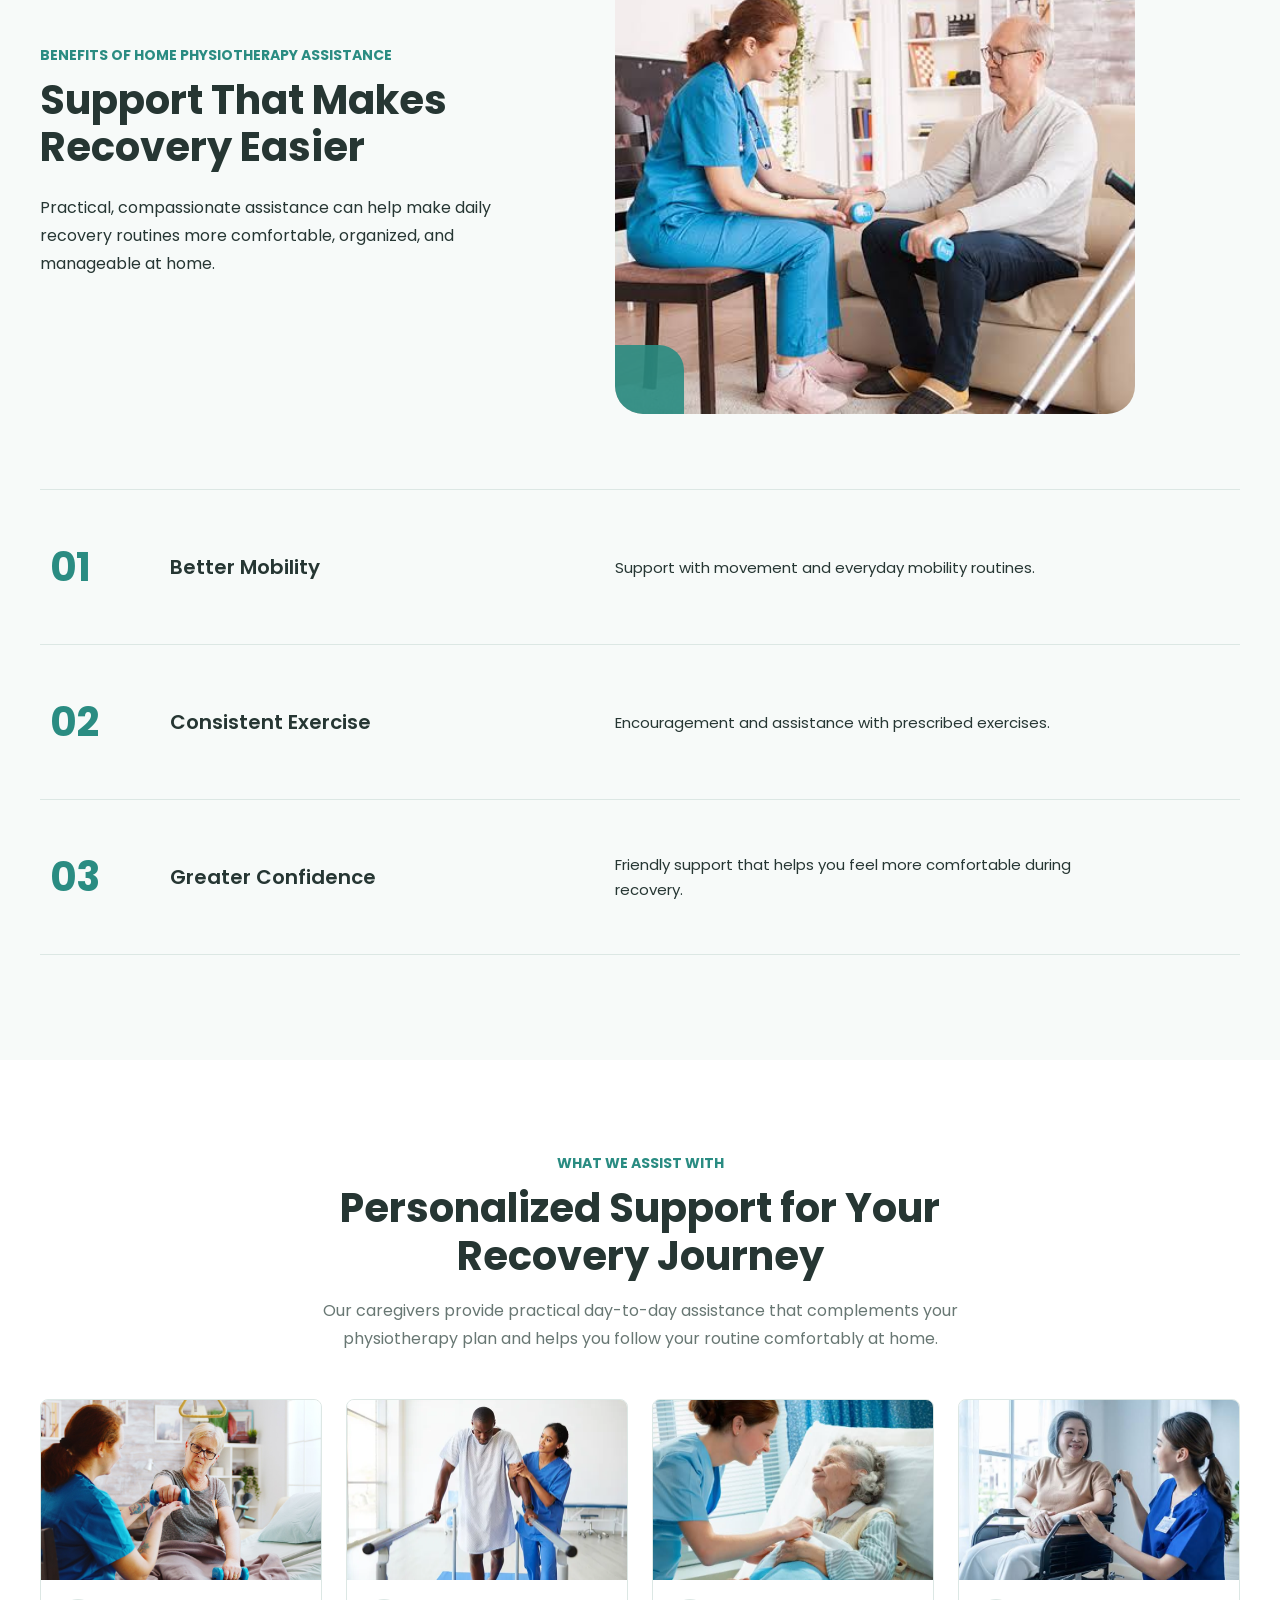
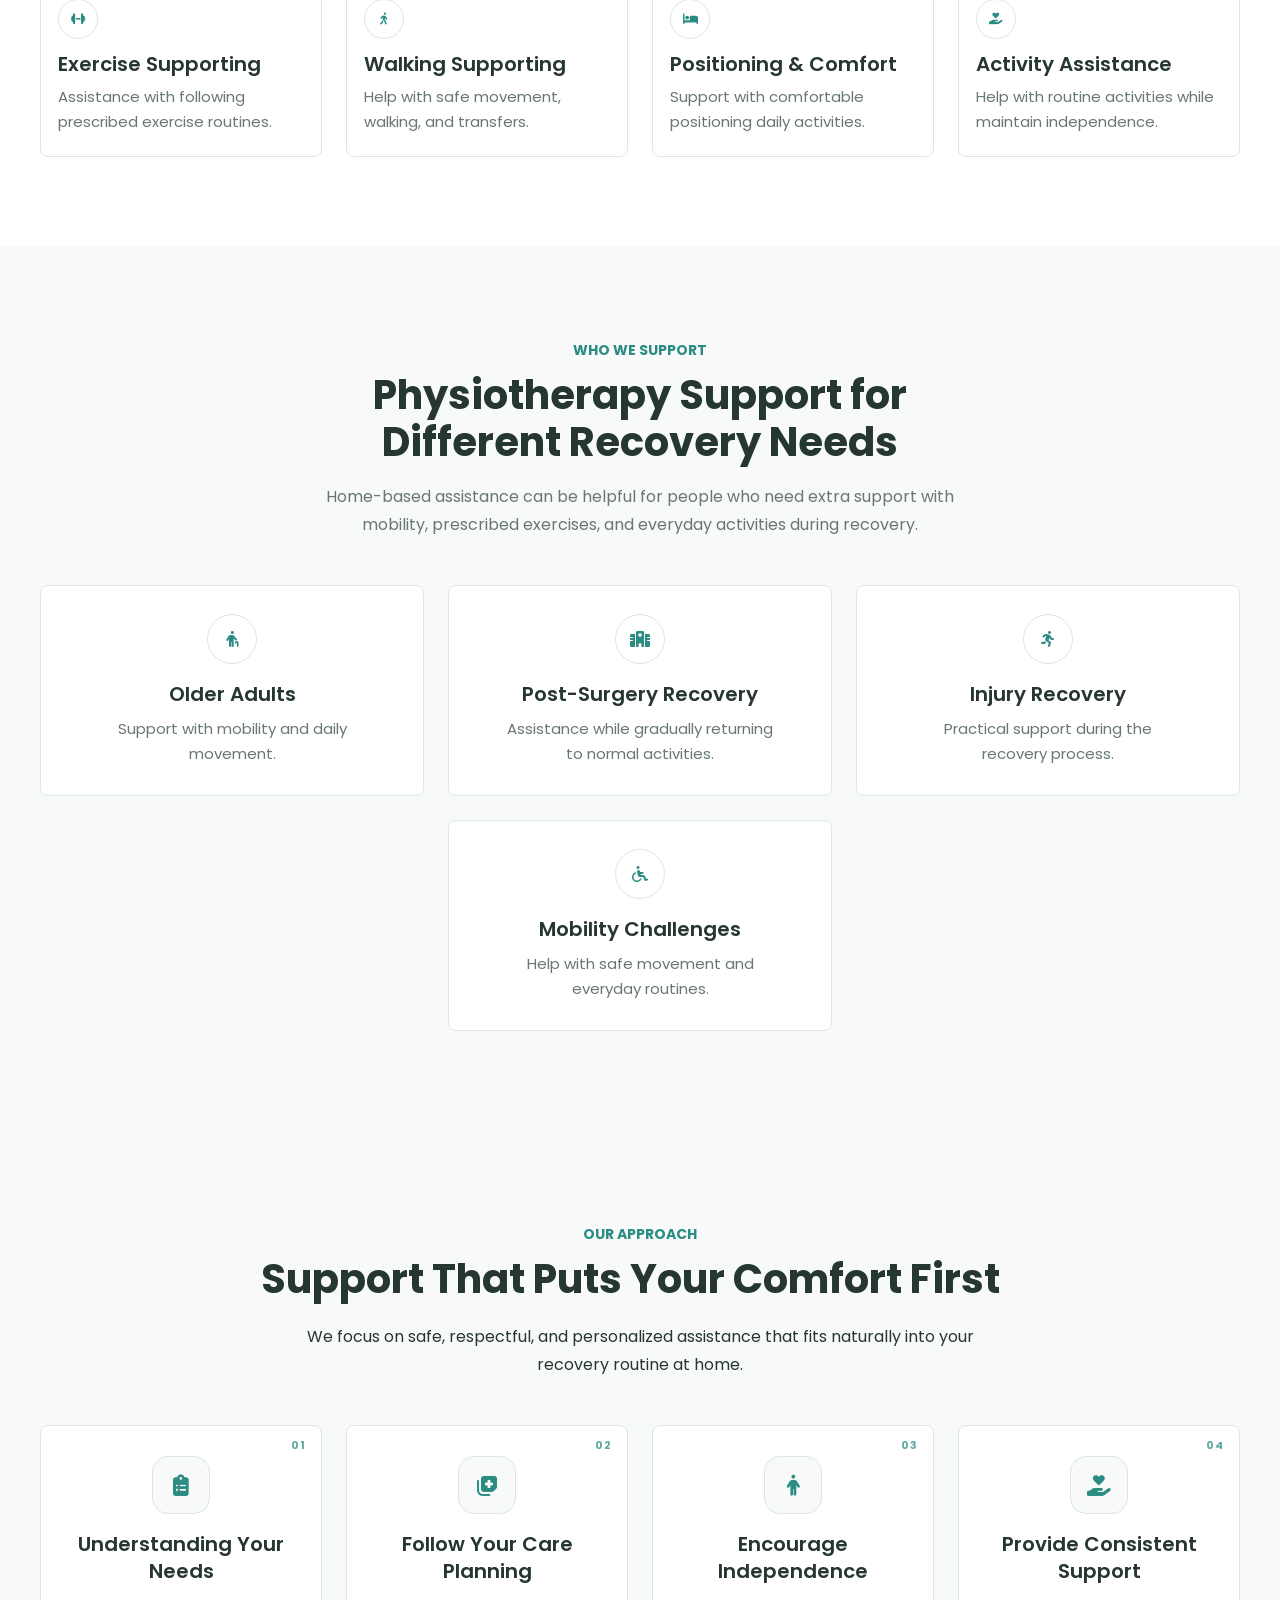
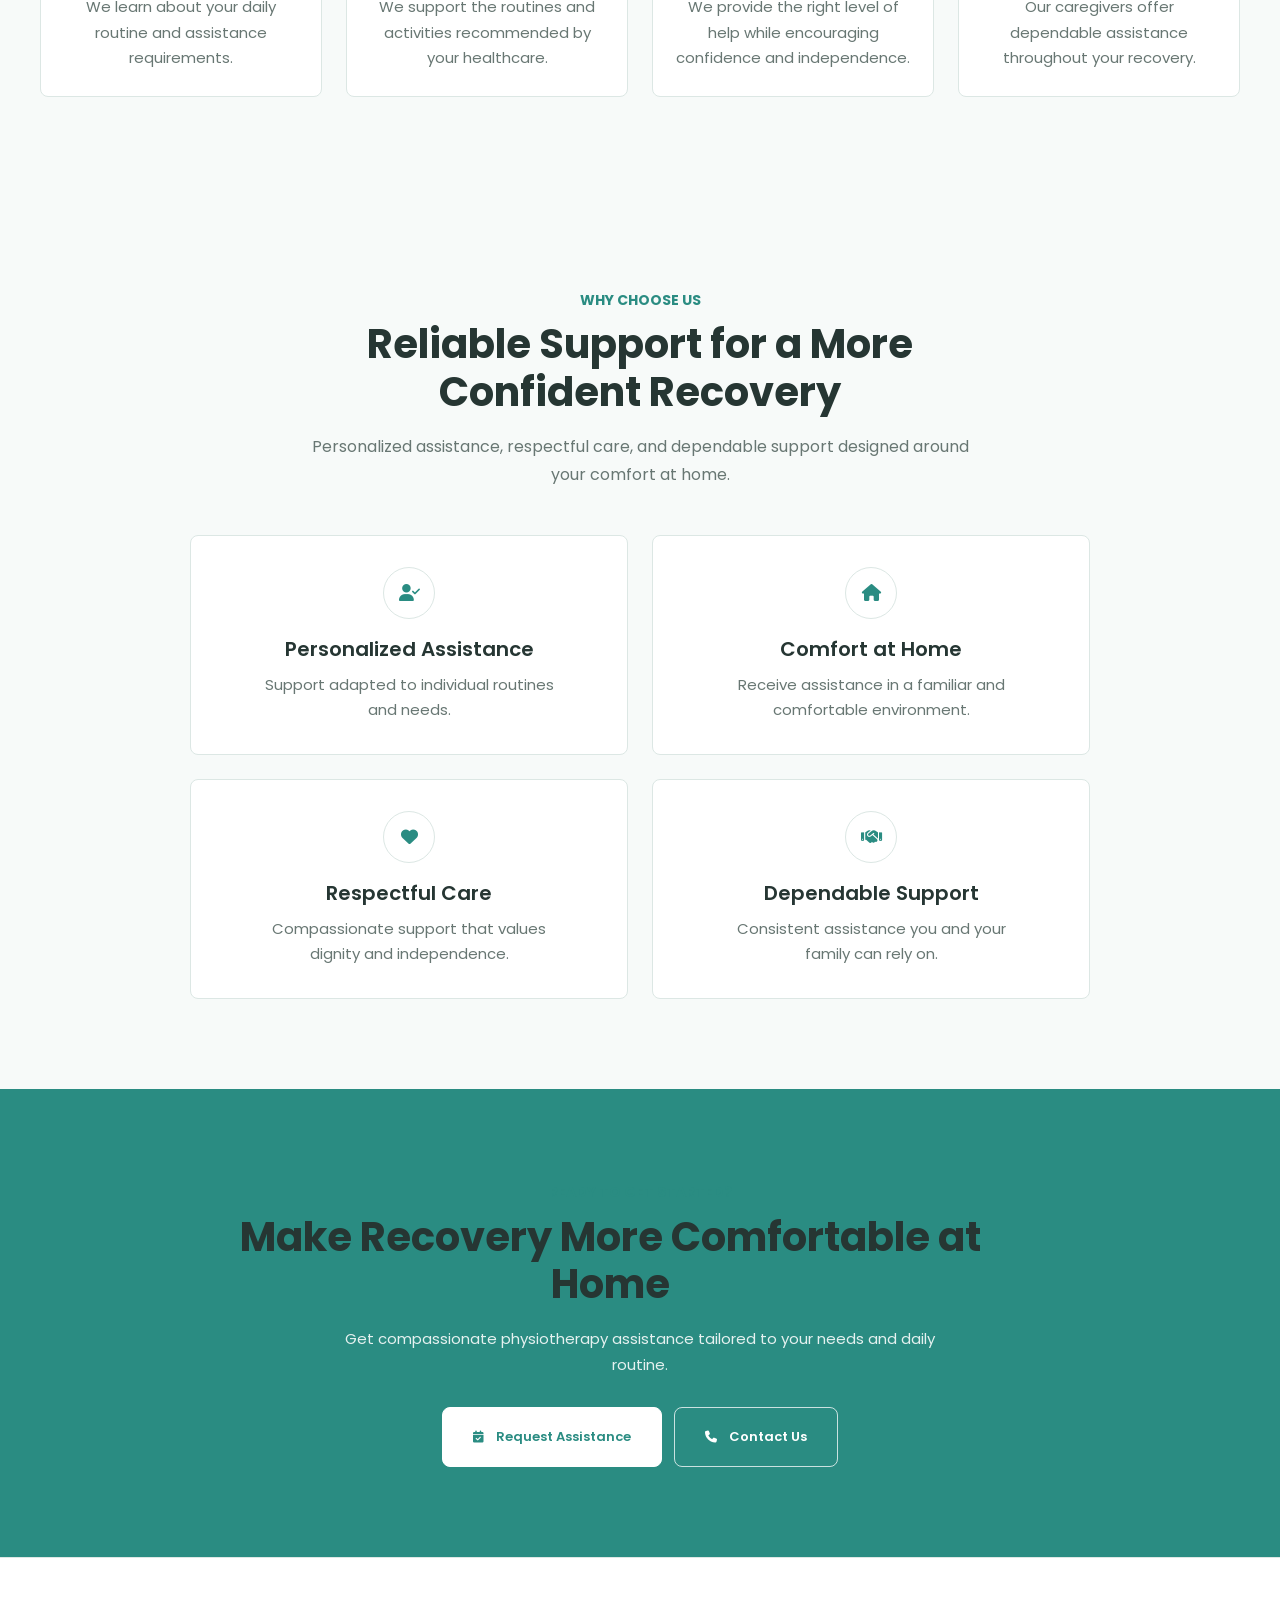
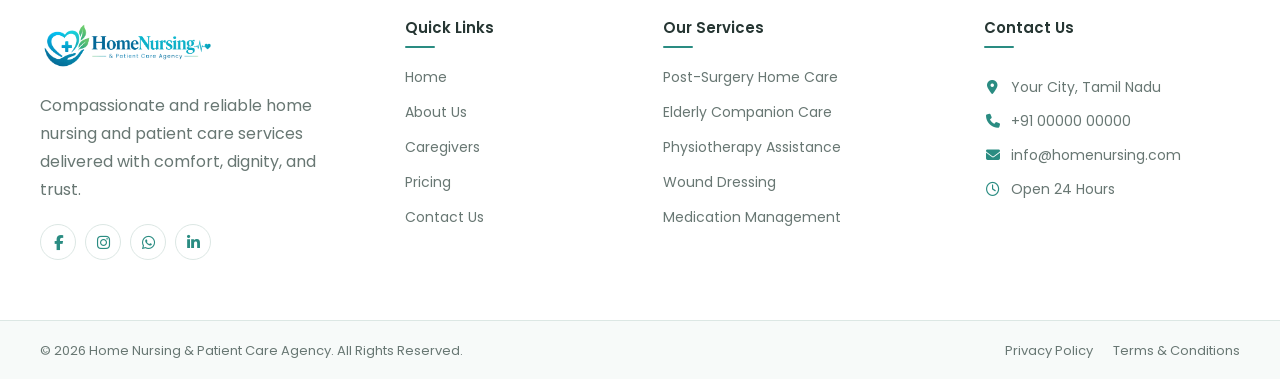
<file: physiotherapy.html>
<!DOCTYPE html>

<html lang="en">

<head>
  <meta charset="UTF-8">
  <meta name="viewport" content="width=device-width, initial-scale=1.0">
  <title>CareNest | Compassionate Home Nursing & Healthcare</title>

  <!-- Favicon -->

  <link rel="icon" type="image/png" href="images/logo.png">

  <!-- Google Fonts -->

  <link rel="preconnect" href="https://fonts.googleapis.com">

<link rel="preconnect"
      href="https://fonts.gstatic.com"
      crossorigin>

<link href="https://fonts.googleapis.com/css2?family=Poppins:wght@400;500;600;700&display=swap"
      rel="stylesheet">

<link rel="stylesheet"
      href="https://cdnjs.cloudflare.com/ajax/libs/font-awesome/6.5.1/css/all.min.css">


  <!-- CSS -->

  <link rel="stylesheet" href="css/style.css">
  <link rel="stylesheet" href="css/responsive.css">
</head>

<body>
    <!-- =========================================================
     SITE 8 - HOME NURSING & PATIENT CARE AGENCY
     HEADER
========================================================= -->

<header class="site-header" id="siteHeader">

    <div class="header-container">

        <!-- =========================
             LOGO
        ========================== -->
        <a href="index.html" class="site-logo" aria-label="Home Nursing & Patient Care Agency">

            <img
                src="images/logo.png"
                alt="Home Nursing & Patient Care Agency Logo"
                class="logo-image"
            >

        </a>


        <!-- =========================
             DESKTOP NAVIGATION
        ========================== -->
        <nav class="main-navigation" id="mainNavigation">

            <ul class="nav-list">

                <!-- HOME DROPDOWN -->
                <li class="nav-item has-dropdown">

                    <button
                        class="nav-link dropdown-toggle"
                        type="button"
                        aria-expanded="false"
                        aria-haspopup="true"
                    >
                        <span>Home</span>
                        <i class="fa-solid fa-chevron-down dropdown-icon"></i>
                    </button>

                    <ul class="dropdown-menu home-dropdown">

                        <li>
                            <a href="index.html" class="dropdown-link">
                                Home 1
                            </a>
                        </li>

                        <li>
                            <a href="home2.html" class="dropdown-link">
                                Home 2
                            </a>
                        </li>

                    </ul>

                </li>


                <!-- ABOUT US -->
                <li class="nav-item">

                    <a href="about.html" class="nav-link">
                        About Us
                    </a>

                </li>


                <!-- SERVICES DROPDOWN -->
                <li class="nav-item has-dropdown">

                    <button
                        class="nav-link dropdown-toggle active"
                        type="button"
                        aria-expanded="false"
                        aria-haspopup="true"
                    >
                        <span>Services</span>
                        <i class="fa-solid fa-chevron-down dropdown-icon"></i>
                    </button>

                    <ul class="dropdown-menu services-dropdown">

                        <li>
                            <a href="post-surgery.html" class="dropdown-link">
                                Post-Surgery Home Care
                            </a>
                        </li>

                        <li>
                            <a href="elderly-care.html" class="dropdown-link">
                                Elderly Companion Care
                            </a>
                        </li>

                        <li>
                            <a href="physiotherapy.html" class="dropdown-link active">
                                Physiotherapy Assistance
                            </a>
                        </li>

                        <li>
                            <a href="wound-dressing.html" class="dropdown-link">
                                Wound Dressing
                            </a>
                        </li>

                        <li>
                            <a href="medication.html" class="dropdown-link">
                                Medication Management
                            </a>
                        </li>

                    </ul>

                </li>


                <!-- CAREGIVERS -->
                <li class="nav-item">

                    <a href="caregivers.html" class="nav-link">
                        Caregivers
                    </a>

                </li>


                <!-- PRICING -->
                <li class="nav-item">

                    <a href="pricing.html" class="nav-link">
                        Pricing
                    </a>

                </li>


                <!-- CONTACT -->
                <li class="nav-item">

                    <a href="contact.html" class="nav-link">
                        Contact Us
                    </a>

                </li>

            </ul>

        </nav>


        <!-- =========================
             HEADER ACTIONS
        ========================== -->
        <div class="header-actions">

            <!-- RTL BUTTON -->
            <button
                type="button"
                class="header-icon-button rtl-toggle"
                id="rtlToggle"
                aria-label="Toggle RTL direction"
                title="Toggle RTL"
            >
                <i class="fa-solid fa-right-left"></i>
            </button>


            <!-- DARK MODE -->
            <button
                type="button"
                class="header-icon-button theme-toggle"
                id="themeToggle"
                aria-label="Toggle dark mode"
                title="Toggle dark mode"
            >
                <i class="fa-solid fa-moon theme-icon"></i>
            </button>


            <!-- LOGIN -->
            <a href="login.html" class="login-button">
                <i class="fa-regular fa-user"></i>
                <span>Login</span>
            </a>


            <!-- GET CARE NOW -->
            <a href="carenow.html" class="care-button">
                <span>Get Care Now</span>
                <i class="fa-solid fa-arrow-right"></i>
            </a>

        </div>


        <!-- =========================
             MOBILE HAMBURGER
        ========================== -->
        <button
            type="button"
            class="hamburger-button"
            id="hamburgerButton"
            aria-label="Open navigation menu"
            aria-expanded="false"
            aria-controls="mobileMenu"
        >

            <span class="hamburger-line"></span>
            <span class="hamburger-line"></span>
            <span class="hamburger-line"></span>

        </button>

    </div>


    <!-- =====================================================
         MOBILE NAVIGATION
    ====================================================== -->
    <div class="mobile-menu" id="mobileMenu">

        <div class="mobile-menu-inner">

            <!-- MOBILE NAVIGATION -->
            <nav class="mobile-navigation">

                <ul class="mobile-nav-list">

                    <!-- MOBILE HOME DROPDOWN -->
                    <li class="mobile-nav-item mobile-has-dropdown">

                        <button
                            type="button"
                            class="mobile-nav-link mobile-dropdown-toggle"
                            aria-expanded="false"
                        >

                            <span>Home</span>

                            <i class="fa-solid fa-chevron-down"></i>

                        </button>


                        <ul class="mobile-dropdown-menu">

                            <li>
                                <a href="index.html" class="mobile-dropdown-link">
                                    Home 1
                                </a>
                            </li>

                            <li>
                                <a href="home2.html" class="mobile-dropdown-link">
                                    Home 2
                                </a>
                            </li>

                        </ul>

                    </li>


                    <!-- ABOUT -->
                    <li class="mobile-nav-item">

                        <a href="about.html" class="mobile-nav-link">
                            About Us
                        </a>

                    </li>


                    <!-- MOBILE SERVICES DROPDOWN -->
                    <li class="mobile-nav-item mobile-has-dropdown">

                        <button
                            type="button"
                            class="mobile-nav-link mobile-dropdown-toggle active"
                            aria-expanded="false"
                        >

                            <span>Services</span>

                            <i class="fa-solid fa-chevron-down"></i>

                        </button>


                        <ul class="mobile-dropdown-menu">

                            <li>
                                <a
                                    href="post-surgery.html"
                                    class="mobile-dropdown-link"
                                >
                                    Post-Surgery Home Care
                                </a>
                            </li>

                            <li>
                                <a
                                    href="elderly-care.html"
                                    class="mobile-dropdown-link"
                                >
                                    Elderly Companion Care
                                </a>
                            </li>

                            <li>
                                <a
                                    href="physiotherapy.html"
                                    class="mobile-dropdown-link active"
                                >
                                    Physiotherapy Assistance
                                </a>
                            </li>

                            <li>
                                <a
                                    href="wound-dressing.html"
                                    class="mobile-dropdown-link"
                                >
                                    Wound Dressing
                                </a>
                            </li>

                            <li>
                                <a
                                    href="medication.html"
                                    class="mobile-dropdown-link"
                                >
                                    Medication Management
                                </a>
                            </li>

                        </ul>

                    </li>


                    <!-- CAREGIVERS -->
                    <li class="mobile-nav-item">

                        <a href="caregivers.html" class="mobile-nav-link">
                            Caregivers
                        </a>

                    </li>


                    <!-- PRICING -->
                    <li class="mobile-nav-item">

                        <a href="pricing.html" class="mobile-nav-link">
                            Pricing
                        </a>

                    </li>


                    <!-- CONTACT -->
                    <li class="mobile-nav-item">

                        <a href="contact.html" class="mobile-nav-link">
                            Contact Us
                        </a>

                    </li>

                </ul>

            </nav>


            <!-- =============================================
                 MOBILE ACTIONS
            ============================================== -->
            <div class="mobile-header-actions">

                <!-- RTL -->
                <button
                    type="button"
                    class="mobile-action-button rtl-toggle"
                    id="mobileRtlToggle"
                >
                    <i class="fa-solid fa-right-left"></i>
                </button>


                <!-- DARK MODE -->
                <button
                    type="button"
                    class="mobile-action-button theme-toggle"
                    id="mobileThemeToggle"
                >
                    <i class="fa-solid fa-moon theme-icon"></i>
                    <span>Dark Mode</span>
                </button>


                <!-- LOGIN -->
                <a href="login.html" class="mobile-login-button">

                    <i class="fa-regular fa-user"></i>
                    <span>Login</span>

                </a>


                <!-- GET CARE NOW -->
                <a href="carenow.html" class="mobile-care-button">

                    <span>Get Care Now</span>

                    <i class="fa-solid fa-arrow-right"></i>

                </a>

            </div>

        </div>

    </div>

</header>
<!-- =========================================================
     PHYSIOTHERAPY ASSISTANCE
     HERO SECTION
     PART 1 - HTML
========================================================= -->

<section class="physio-assistance-hero">

    <div class="physio-assistance-hero-container">

        <!-- =================================================
             HERO CONTENT
        ================================================== -->

        <div class="physio-assistance-hero-content">

            <span class="physio-assistance-hero-subtitle">
                Physiotherapy Assistance at Home
            </span>

            <h1 class="physio-assistance-hero-title">
                Supporting Your Recovery,
                One Step at a Time
            </h1>

            <p class="physio-assistance-hero-description">
                Compassionate assistance at home to support mobility,
                exercise routines, recovery, and everyday comfort.
            </p>


            <!-- =================================================
                 HERO ACTIONS
            ================================================== -->

            <div class="physio-assistance-hero-actions">

                <a
                    href="contact.html"
                    class="physio-assistance-hero-primary"
                >
                    Get Care Now
                    <i class="fa-solid fa-arrow-right"></i>
                </a>

                <a
                    href="contact.html"
                    class="physio-assistance-hero-secondary"
                >
                    Contact Us
                </a>

            </div>

        </div>


        <!-- =================================================
             HERO IMAGE
        ================================================== -->

        <div class="physio-assistance-hero-image">

            <img
                src="images/physiotherapy-assistance-hero.jpg"
                alt="Physiotherapy assistance provided at home"
            >

        </div>

    </div>

</section>
<!-- =========================================================
     PHYSIOTHERAPY ASSISTANCE
     SECTION 2: INTRODUCTION / OVERVIEW
     PART 1 - HTML
========================================================= -->

<section class="physio-assistance-overview">

    <div class="physio-assistance-overview-container">

        <!-- =================================================
             IMAGE
        ================================================== -->

        <div class="physio-assistance-overview-image">

            <img
                src="images/physiotherapy-assistance-overview.jpg"
                alt="Physiotherapy assistance and mobility support at home"
            >

        </div>


        <!-- =================================================
             CONTENT
        ================================================== -->

        <div class="physio-assistance-overview-content">

            <span class="physio-assistance-overview-subtitle">
                About Our Physiotherapy Assistance
            </span>

            <h2 class="physio-assistance-overview-title">
                Helping You Stay Active,
                Comfortable, and Independent
            </h2>

            <p class="physio-assistance-overview-description">
                Our home-based physiotherapy assistance focuses on
                supporting prescribed exercises, mobility routines,
                positioning, and everyday activities while you recover
                in the comfort of your own home.
            </p>


            <!-- =================================================
                 HIGHLIGHTS
            ================================================== -->

            <div class="physio-assistance-overview-list">


                <!-- Mobility Support -->
                <div class="physio-assistance-overview-item">

                    <span class="physio-assistance-overview-icon">
                        <i class="fa-solid fa-person-walking"></i>
                    </span>

                    <div class="physio-assistance-overview-item-content">

                        <h3>
                            Mobility Support
                        </h3>

                        <p>
                            Assistance with safe movement and
                            everyday mobility.
                        </p>

                    </div>

                </div>


                <!-- Exercise Assistance -->
                <div class="physio-assistance-overview-item">

                    <span class="physio-assistance-overview-icon">
                        <i class="fa-solid fa-dumbbell"></i>
                    </span>

                    <div class="physio-assistance-overview-item-content">

                        <h3>
                            Exercise Assistance
                        </h3>

                        <p>
                            Support with prescribed exercise
                            routines.
                        </p>

                    </div>

                </div>


                <!-- Recovery at Home -->
                <div class="physio-assistance-overview-item">

                    <span class="physio-assistance-overview-icon">
                        <i class="fa-solid fa-house"></i>
                    </span>

                    <div class="physio-assistance-overview-item-content">

                        <h3>
                            Recovery at Home
                        </h3>

                        <p>
                            Encouraging comfort and confidence
                            during recovery.
                        </p>

                    </div>

                </div>


            </div>

        </div>

    </div>

</section>
<!-- =========================================================
     PHYSIOTHERAPY ASSISTANCE
     SECTION 3: BENEFITS
     PART 1 - HTML
========================================================= -->

<section class="physio-assistance-benefits" id="physioBenefits">

    <div class="physio-assistance-benefits-container">


        <!-- =================================================
             SECTION INTRO
        ================================================== -->

        <div class="physio-assistance-benefits-intro">

            <div class="physio-assistance-benefits-heading">

                <span class="physio-assistance-benefits-subtitle">
                    Benefits of Home Physiotherapy Assistance
                </span>

                <h2 class="physio-assistance-benefits-title">
                    Support That Makes
                    Recovery Easier
                </h2>

                <p class="physio-assistance-benefits-description">
                    Practical, compassionate assistance can help make
                    daily recovery routines more comfortable, organized,
                    and manageable at home.
                </p>

            </div>


            <!-- =================================================
                 FEATURE IMAGE
            ================================================== -->

            <div class="physio-assistance-benefits-image">

                <img
                    src="images/physiotherapy-benefits.jpg"
                    alt="Physiotherapy assistance at home"
                >

            </div>

        </div>


        <!-- =================================================
             BENEFITS LIST
        ================================================== -->

        <div class="physio-assistance-benefits-list">


            <!-- =================================================
                 BENEFIT 01
            ================================================== -->

            <article class="physio-assistance-benefit-item">

                <div class="physio-assistance-benefit-number">
                    01
                </div>

                <div class="physio-assistance-benefit-content">

                    <h3>
                        Better Mobility
                    </h3>

                    <p>
                        Support with movement and everyday
                        mobility routines.
                    </p>

                </div>

            </article>


            <!-- =================================================
                 BENEFIT 02
            ================================================== -->

            <article class="physio-assistance-benefit-item">

                <div class="physio-assistance-benefit-number">
                    02
                </div>

                <div class="physio-assistance-benefit-content">

                    <h3>
                        Consistent Exercise
                    </h3>

                    <p>
                        Encouragement and assistance with
                        prescribed exercises.
                    </p>

                </div>

            </article>


            <!-- =================================================
                 BENEFIT 03
            ================================================== -->

            <article class="physio-assistance-benefit-item">

                <div class="physio-assistance-benefit-number">
                    03
                </div>

                <div class="physio-assistance-benefit-content">

                    <h3>
                        Greater Confidence
                    </h3>

                    <p>
                        Friendly support that helps you feel
                        more comfortable during recovery.
                    </p>

                </div>

            </article>

        </div>

    </div>

</section>
<!-- =========================================================
     PHYSIOTHERAPY ASSISTANCE
     SECTION 4: SERVICES INCLUDED
     PART 1 - HTML
========================================================= -->

<section class="physio-assistance-services">

    <div class="physio-assistance-services-container">

        <!-- =================================================
             SECTION HEADER
        ================================================== -->

        <div class="physio-assistance-services-header">

            <span class="physio-assistance-services-subtitle">
                What We Assist With
            </span>

            <h2 class="physio-assistance-services-title">
                Personalized Support for Your Recovery Journey
            </h2>

            <p class="physio-assistance-services-description">
                Our caregivers provide practical day-to-day assistance
                that complements your physiotherapy plan and helps you
                follow your routine comfortably at home.
            </p>

        </div>


        <!-- =================================================
             SERVICES GRID
        ================================================== -->

        <div class="physio-assistance-services-grid">


            <!-- =================================================
                 CARD 1
            ================================================== -->

            <article class="physio-assistance-services-card">

                <div class="physio-assistance-services-card-image">

                    <img
                        src="images/physio-exercise-support.jpg"
                        alt="Exercise routine support"
                    >

                </div>

                <div class="physio-assistance-services-card-content">

                    <div class="physio-assistance-services-icon">
                        <i class="fa-solid fa-dumbbell"></i>
                    </div>

                    <h3>
                        Exercise Supporting
                    </h3>

                    <p>
                        Assistance with following prescribed
                        exercise routines.
                    </p>

                </div>

            </article>


            <!-- =================================================
                 CARD 2
            ================================================== -->

            <article class="physio-assistance-services-card">

                <div class="physio-assistance-services-card-image">

                    <img
                        src="images/physio-mobility-support.jpg"
                        alt="Mobility and walking support"
                    >

                </div>

                <div class="physio-assistance-services-card-content">

                    <div class="physio-assistance-services-icon">
                        <i class="fa-solid fa-person-walking"></i>
                    </div>

                    <h3>
                        Walking Supporting
                    </h3>

                    <p>
                        Help with safe movement, walking,
                        and transfers.
                    </p>

                </div>

            </article>


            <!-- =================================================
                 CARD 3
            ================================================== -->

            <article class="physio-assistance-services-card">

                <div class="physio-assistance-services-card-image">

                    <img
                        src="images/physio-positioning-support.jpg"
                        alt="Positioning and comfort support"
                    >

                </div>

                <div class="physio-assistance-services-card-content">

                    <div class="physio-assistance-services-icon">
                        <i class="fa-solid fa-bed"></i>
                    </div>

                    <h3>
                        Positioning & Comfort
                    </h3>

                    <p>
                        Support with comfortable positioning
                        daily activities.
                    </p>

                </div>

            </article>


            <!-- =================================================
                 CARD 4
            ================================================== -->

            <article class="physio-assistance-services-card">

                <div class="physio-assistance-services-card-image">

                    <img
                        src="images/physio-daily-activity.jpg"
                        alt="Daily activity assistance"
                    >

                </div>

                <div class="physio-assistance-services-card-content">

                    <div class="physio-assistance-services-icon">
                        <i class="fa-solid fa-hand-holding-heart"></i>
                    </div>

                    <h3>
                        Activity Assistance
                    </h3>

                    <p>
                        Help with routine activities while
                        maintain independence.
                    </p>

                </div>

            </article>


        </div>

    </div>

</section>
<!-- =========================================================
     PHYSIOTHERAPY ASSISTANCE
     SECTION 5: WHO CAN BENEFIT
     PART 1 - HTML
========================================================= -->

<section class="physio-assistance-benefit-groups">

    <div class="physio-assistance-benefit-groups-container">

        <!-- =================================================
             SECTION HEADER
        ================================================== -->

        <div class="physio-assistance-benefit-groups-header">

            <span class="physio-assistance-benefit-groups-subtitle">
                Who We Support
            </span>

            <h2 class="physio-assistance-benefit-groups-title">
                Physiotherapy Support for Different Recovery Needs
            </h2>

            <p class="physio-assistance-benefit-groups-description">
                Home-based assistance can be helpful for people who
                need extra support with mobility, prescribed exercises,
                and everyday activities during recovery.
            </p>

        </div>


        <!-- =================================================
             BENEFIT GROUPS
        ================================================== -->

        <div class="physio-assistance-benefit-groups-grid">


            <!-- =================================================
                 CARD 1
            ================================================== -->

            <article class="physio-assistance-benefit-groups-card">

                <div class="physio-assistance-benefit-groups-icon">
                    <i class="fa-solid fa-person-cane"></i>
                </div>

                <div class="physio-assistance-benefit-groups-card-content">

                    <h3>
                        Older Adults
                    </h3>

                    <p>
                        Support with mobility and daily
                        movement.
                    </p>

                </div>

            </article>


            <!-- =================================================
                 CARD 2
            ================================================== -->

            <article class="physio-assistance-benefit-groups-card">

                <div class="physio-assistance-benefit-groups-icon">
                    <i class="fa-solid fa-hospital"></i>
                </div>

                <div class="physio-assistance-benefit-groups-card-content">

                    <h3>
                        Post-Surgery Recovery
                    </h3>

                    <p>
                        Assistance while gradually returning
                        to normal activities.
                    </p>

                </div>

            </article>


            <!-- =================================================
                 CARD 3
            ================================================== -->

            <article class="physio-assistance-benefit-groups-card">

                <div class="physio-assistance-benefit-groups-icon">
                    <i class="fa-solid fa-person-running"></i>
                </div>

                <div class="physio-assistance-benefit-groups-card-content">

                    <h3>
                        Injury Recovery
                    </h3>

                    <p>
                        Practical support during the
                        recovery process.
                    </p>

                </div>

            </article>


            <!-- =================================================
                 CARD 4
            ================================================== -->

            <article class="physio-assistance-benefit-groups-card">

                <div class="physio-assistance-benefit-groups-icon">
                    <i class="fa-solid fa-wheelchair"></i>
                </div>

                <div class="physio-assistance-benefit-groups-card-content">

                    <h3>
                        Mobility Challenges
                    </h3>

                    <p>
                        Help with safe movement and
                        everyday routines.
                    </p>

                </div>

            </article>


        </div>

    </div>

</section>
<!-- =========================================================
     PHYSIOTHERAPY ASSISTANCE
     SECTION 6: OUR APPROACH
     PART 1 - HTML
========================================================= -->

<section class="physio-assistance-approach">

    <div class="physio-assistance-approach-container">

        <!-- =================================================
             SECTION HEADER
        ================================================== -->

        <div class="physio-assistance-approach-header">

            <span class="physio-assistance-approach-subtitle">
                Our Approach
            </span>

            <h2 class="physio-assistance-approach-title">
                Support That Puts Your Comfort First
            </h2>

            <p class="physio-assistance-approach-description">
                We focus on safe, respectful, and personalized
                assistance that fits naturally into your recovery
                routine at home.
            </p>

        </div>


        <!-- =================================================
             APPROACH STEPS
        ================================================== -->

        <div class="physio-assistance-approach-grid">


            <!-- =================================================
                 STEP 1
            ================================================== -->

            <article class="physio-assistance-approach-card">

                <div class="physio-assistance-approach-number">
                    01
                </div>

                <div class="physio-assistance-approach-icon">
                    <i class="fa-solid fa-clipboard-list"></i>
                </div>

                <div class="physio-assistance-approach-card-content">

                    <h3>
                        Understanding Your Needs
                    </h3>

                    <p>
                        We learn about your daily routine
                        and assistance requirements.
                    </p>

                </div>

            </article>


            <!-- =================================================
                 STEP 2
            ================================================== -->

            <article class="physio-assistance-approach-card">

                <div class="physio-assistance-approach-number">
                    02
                </div>

                <div class="physio-assistance-approach-icon">
                    <i class="fa-solid fa-notes-medical"></i>
                </div>

                <div class="physio-assistance-approach-card-content">

                    <h3>
                        Follow Your Care Planning
                    </h3>

                    <p>
                        We support the routines and activities
                        recommended by your healthcare.
                    </p>

                </div>

            </article>


            <!-- =================================================
                 STEP 3
            ================================================== -->

            <article class="physio-assistance-approach-card">

                <div class="physio-assistance-approach-number">
                    03
                </div>

                <div class="physio-assistance-approach-icon">
                    <i class="fa-solid fa-person"></i>
                </div>

                <div class="physio-assistance-approach-card-content">

                    <h3>
                        Encourage Independence
                    </h3>

                    <p>
                        We provide the right level of help while
                        encouraging confidence and independence.
                    </p>

                </div>

            </article>


            <!-- =================================================
                 STEP 4
            ================================================== -->

            <article class="physio-assistance-approach-card">

                <div class="physio-assistance-approach-number">
                    04
                </div>

                <div class="physio-assistance-approach-icon">
                    <i class="fa-solid fa-hand-holding-heart"></i>
                </div>

                <div class="physio-assistance-approach-card-content">

                    <h3>
                        Provide Consistent Support
                    </h3>

                    <p>
                        Our caregivers offer dependable assistance
                        throughout your recovery.
                    </p>

                </div>

            </article>


        </div>

    </div>

</section>
<!-- =========================================================
     PHYSIOTHERAPY ASSISTANCE
     SECTION 7: WHY CHOOSE US
     PART 1 - HTML
========================================================= -->

<section class="physio-assistance-why-choose">

    <div class="physio-assistance-why-choose-container">

        <!-- =================================================
             SECTION HEADER
        ================================================== -->

        <div class="physio-assistance-why-choose-header">

            <span class="physio-assistance-why-choose-subtitle">
                Why Choose Us
            </span>

            <h2 class="physio-assistance-why-choose-title">
                Reliable Support for a More Confident Recovery
            </h2>

            <p class="physio-assistance-why-choose-description">
                Personalized assistance, respectful care, and
                dependable support designed around your comfort
                at home.
            </p>

        </div>


        <!-- =================================================
             WHY CHOOSE US GRID
        ================================================== -->

        <div class="physio-assistance-why-choose-grid">


            <!-- =================================================
                 CARD 1
            ================================================== -->

            <article class="physio-assistance-why-choose-card">

                <div class="physio-assistance-why-choose-icon">
                    <i class="fa-solid fa-user-check"></i>
                </div>

                <div class="physio-assistance-why-choose-card-content">

                    <h3>
                        Personalized Assistance
                    </h3>

                    <p>
                        Support adapted to individual
                        routines and needs.
                    </p>

                </div>

            </article>


            <!-- =================================================
                 CARD 2
            ================================================== -->

            <article class="physio-assistance-why-choose-card">

                <div class="physio-assistance-why-choose-icon">
                    <i class="fa-solid fa-house"></i>
                </div>

                <div class="physio-assistance-why-choose-card-content">

                    <h3>
                        Comfort at Home
                    </h3>

                    <p>
                        Receive assistance in a familiar
                        and comfortable environment.
                    </p>

                </div>

            </article>


            <!-- =================================================
                 CARD 3
            ================================================== -->

            <article class="physio-assistance-why-choose-card">

                <div class="physio-assistance-why-choose-icon">
                    <i class="fa-solid fa-heart"></i>
                </div>

                <div class="physio-assistance-why-choose-card-content">

                    <h3>
                        Respectful Care
                    </h3>

                    <p>
                        Compassionate support that values
                        dignity and independence.
                    </p>

                </div>

            </article>


            <!-- =================================================
                 CARD 4
            ================================================== -->

            <article class="physio-assistance-why-choose-card">

                <div class="physio-assistance-why-choose-icon">
                    <i class="fa-solid fa-handshake"></i>
                </div>

                <div class="physio-assistance-why-choose-card-content">

                    <h3>
                        Dependable Support
                    </h3>

                    <p>
                        Consistent assistance you and your
                        family can rely on.
                    </p>

                </div>

            </article>


        </div>

    </div>

</section>
<!-- =========================================================
     PHYSIOTHERAPY ASSISTANCE
     SECTION 8: FINAL CTA
     PART 1 - HTML
========================================================= -->

<section class="physio-assistance-final-cta">

    <div class="physio-assistance-final-cta-container">

        <!-- =================================================
             CTA CONTENT
        ================================================== -->

        <div class="physio-assistance-final-cta-content">

            <span class="physio-assistance-final-cta-subtitle">
                Ready to Get Started?
            </span>

            <h2 class="physio-assistance-final-cta-title">
                Make Recovery More Comfortable at Home
            </h2>

            <p class="physio-assistance-final-cta-description">
                Get compassionate physiotherapy assistance
                tailored to your needs and daily routine.
            </p>


            <!-- =================================================
                 CTA BUTTONS
            ================================================== -->

            <div class="physio-assistance-final-cta-actions">

                <a href="contact.html"
                   class="physio-assistance-final-cta-btn
                          physio-assistance-final-cta-btn-primary">
                    <i class="fa-solid fa-calendar-check"></i>
                    <span>Request Assistance</span>
                </a>

                <a href="contact.html"
                   class="physio-assistance-final-cta-btn
                          physio-assistance-final-cta-btn-secondary">
                    <i class="fa-solid fa-phone"></i>
                    <span>Contact Us</span>
                </a>

            </div>

        </div>

    </div>

</section>
<!-- =========================================================
     FOOTER
========================================================= -->

<footer class="site-footer">

    <div class="footer-container">

        <!-- =================================================
             FOOTER BRAND
        ================================================== -->

        <div class="footer-brand">

            <a href="index.html" class="footer-logo">
                <img
                    src="images/logo.png"
                    alt="Home Nursing & Patient Care Agency"
                >
            </a>

            <p class="footer-description">
                Compassionate and reliable home nursing and
                patient care services delivered with comfort,
                dignity, and trust.
            </p>

            <div class="footer-social">

                <a href="#" aria-label="Facebook">
                    <i class="fa-brands fa-facebook-f"></i>
                </a>

                <a href="#" aria-label="Instagram">
                    <i class="fa-brands fa-instagram"></i>
                </a>

                <a href="#" aria-label="WhatsApp">
                    <i class="fa-brands fa-whatsapp"></i>
                </a>

                <a href="#" aria-label="LinkedIn">
                    <i class="fa-brands fa-linkedin-in"></i>
                </a>

            </div>

        </div>


        <!-- =================================================
             QUICK LINKS
        ================================================== -->

        <div class="footer-column">

            <h3 class="footer-title">
                Quick Links
            </h3>

            <ul class="footer-links">

                <li>
                    <a href="index.html">Home</a>
                </li>

                <li>
                    <a href="about.html">About Us</a>
                </li>

                <li>
                    <a href="caregivers.html">Caregivers</a>
                </li>

                <li>
                    <a href="pricing.html">Pricing</a>
                </li>

                <li>
                    <a href="contact.html">Contact Us</a>
                </li>

            </ul>

        </div>


        <!-- =================================================
             OUR SERVICES
        ================================================== -->

        <div class="footer-column">

            <h3 class="footer-title">
                Our Services
            </h3>

            <ul class="footer-links">

                <li>
                    <a href="#">
                        Post-Surgery Home Care
                    </a>
                </li>

                <li>
                    <a href="#">
                        Elderly Companion Care
                    </a>
                </li>

                <li>
                    <a href="#">
                        Physiotherapy Assistance
                    </a>
                </li>

                <li>
                    <a href="#">
                        Wound Dressing
                    </a>
                </li>

                <li>
                    <a href="#">
                        Medication Management
                    </a>
                </li>

            </ul>

        </div>


        <!-- =================================================
             CONTACT INFORMATION
        ================================================== -->

        <div class="footer-column footer-contact">

            <h3 class="footer-title">
                Contact Us
            </h3>

            <div class="footer-contact-item">

                <i class="fa-solid fa-location-dot"></i>

                <span>
                    Your City, Tamil Nadu
                </span>

            </div>


            <div class="footer-contact-item">

                <i class="fa-solid fa-phone"></i>

                <a href="tel:+910000000000">
                    +91 00000 00000
                </a>

            </div>


            <div class="footer-contact-item">

                <i class="fa-solid fa-envelope"></i>

                <a href="mailto:info@homenursing.com">
                    info@homenursing.com
                </a>

            </div>


            <div class="footer-contact-item">

                <i class="fa-regular fa-clock"></i>

                <span>
                    Open 24 Hours
                </span>

            </div>

        </div>

    </div>


    <!-- =====================================================
         FOOTER BOTTOM
    ====================================================== -->

    <div class="footer-bottom">

        <div class="footer-bottom-container">

            <p>
                © 2026 Home Nursing & Patient Care Agency.
                All Rights Reserved.
            </p>

            <div class="footer-bottom-links">

                <a href="#">Privacy Policy</a>

                <a href="#">Terms & Conditions</a>

            </div>

        </div>

    </div>

</footer>


<!-- JS -->
<!-- Scroll To Top Button -->
<button class="scroll-top" id="scrollTop" aria-label="Scroll to top">
    <i class="fa-solid fa-arrow-up"></i>
</button>
  <script src="js/script.js"></script>

</body>
</html>
</file>
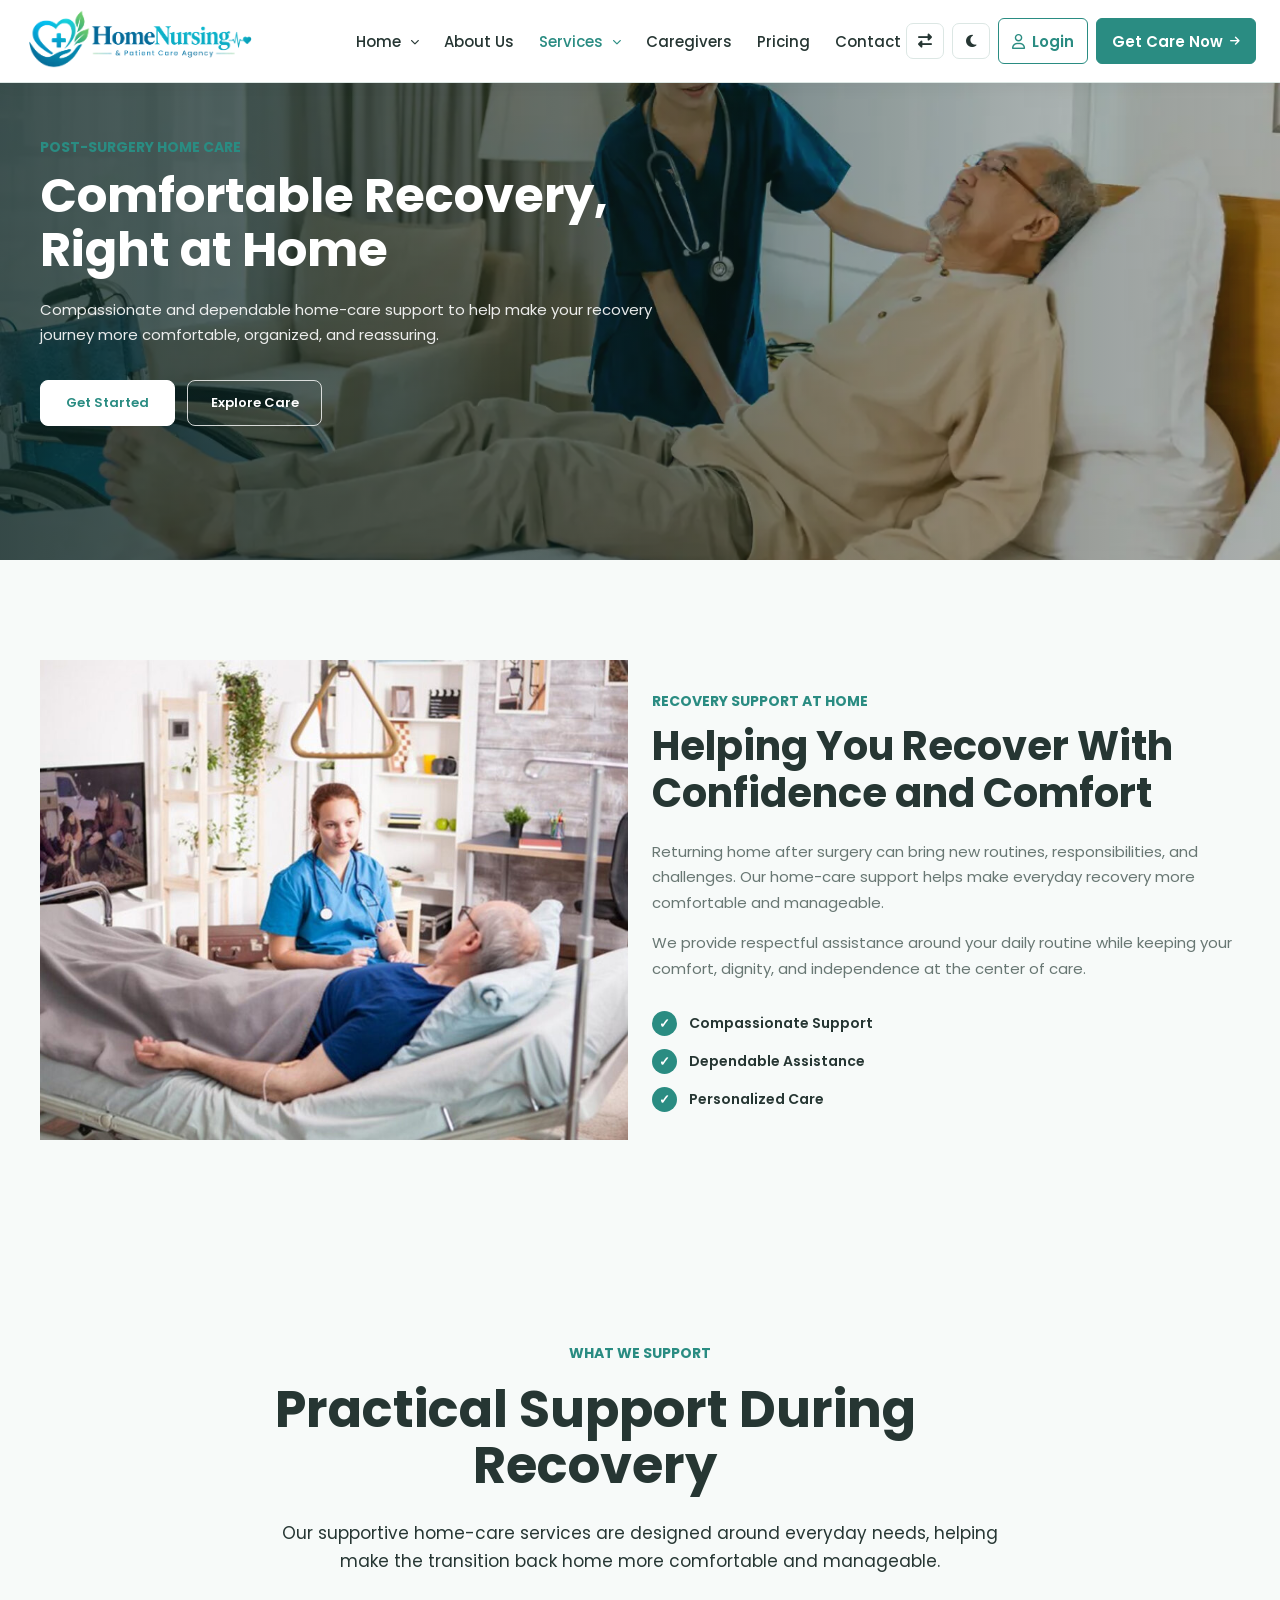
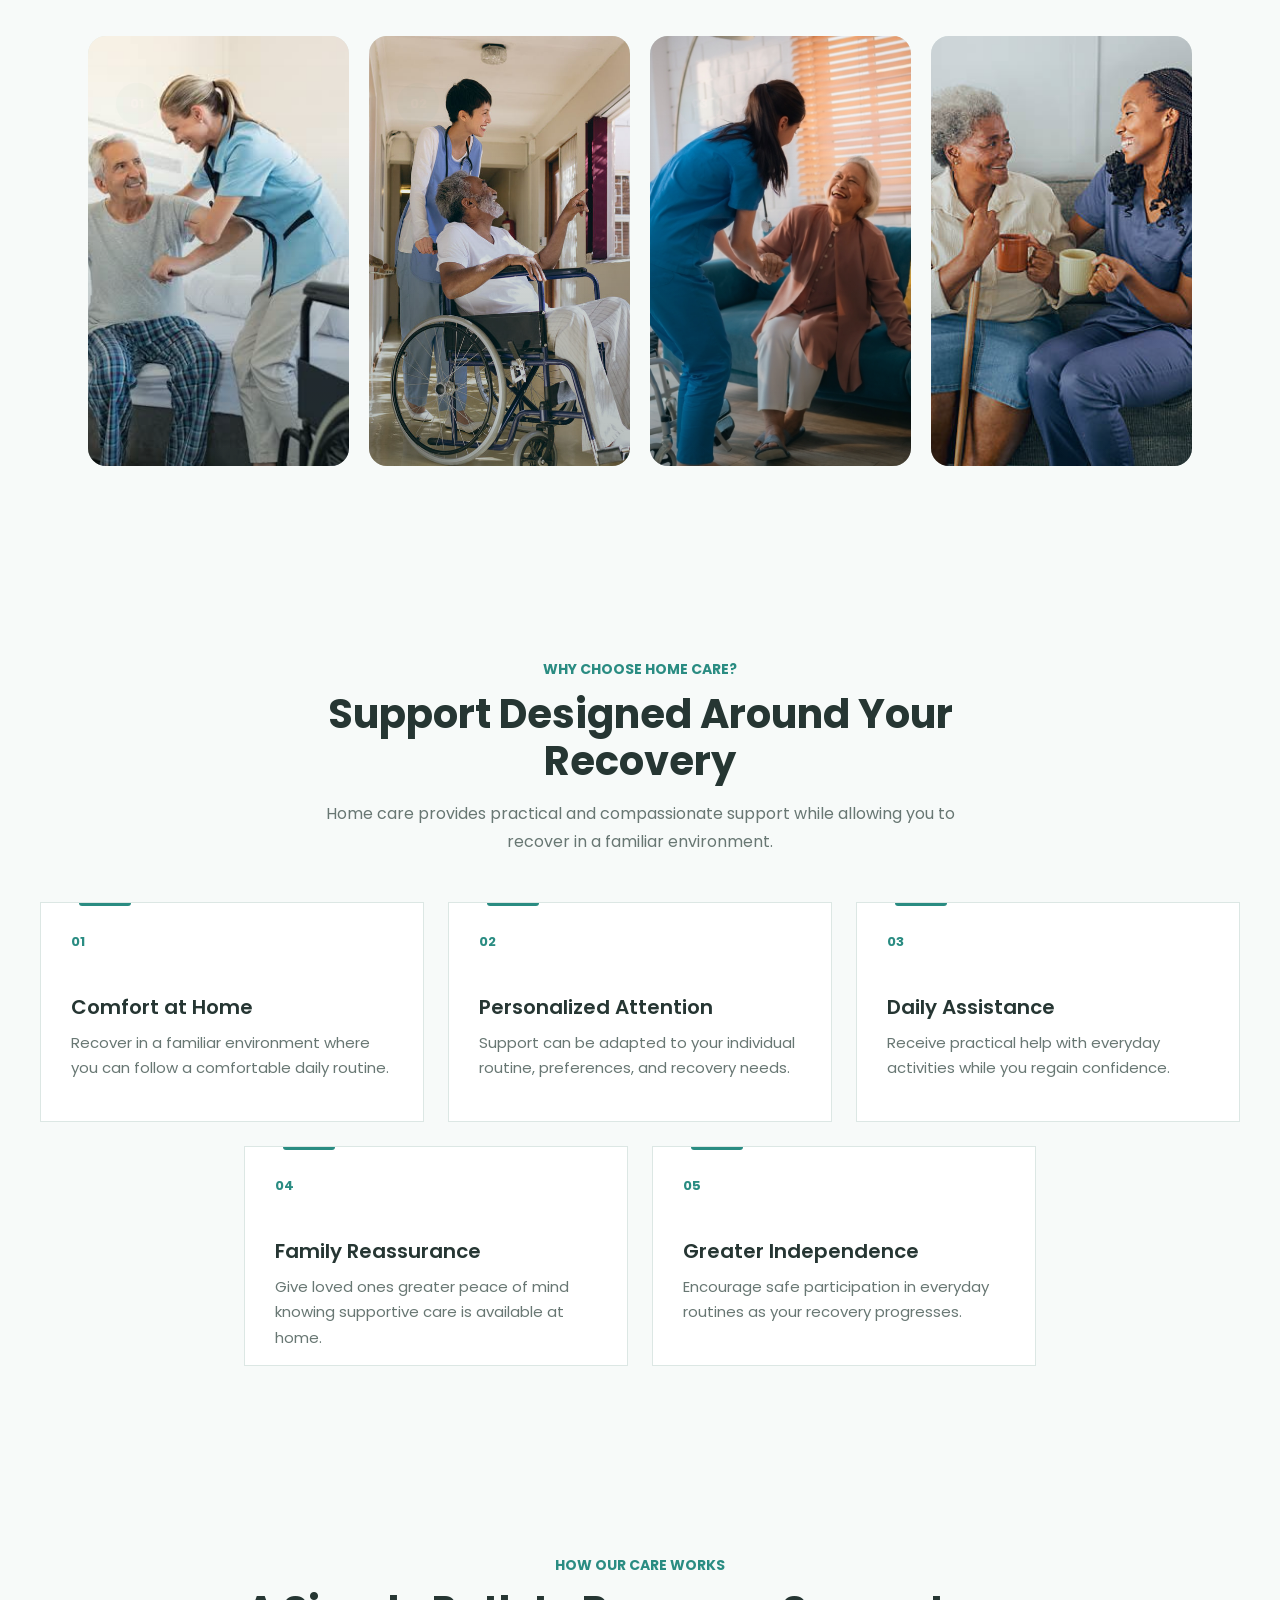
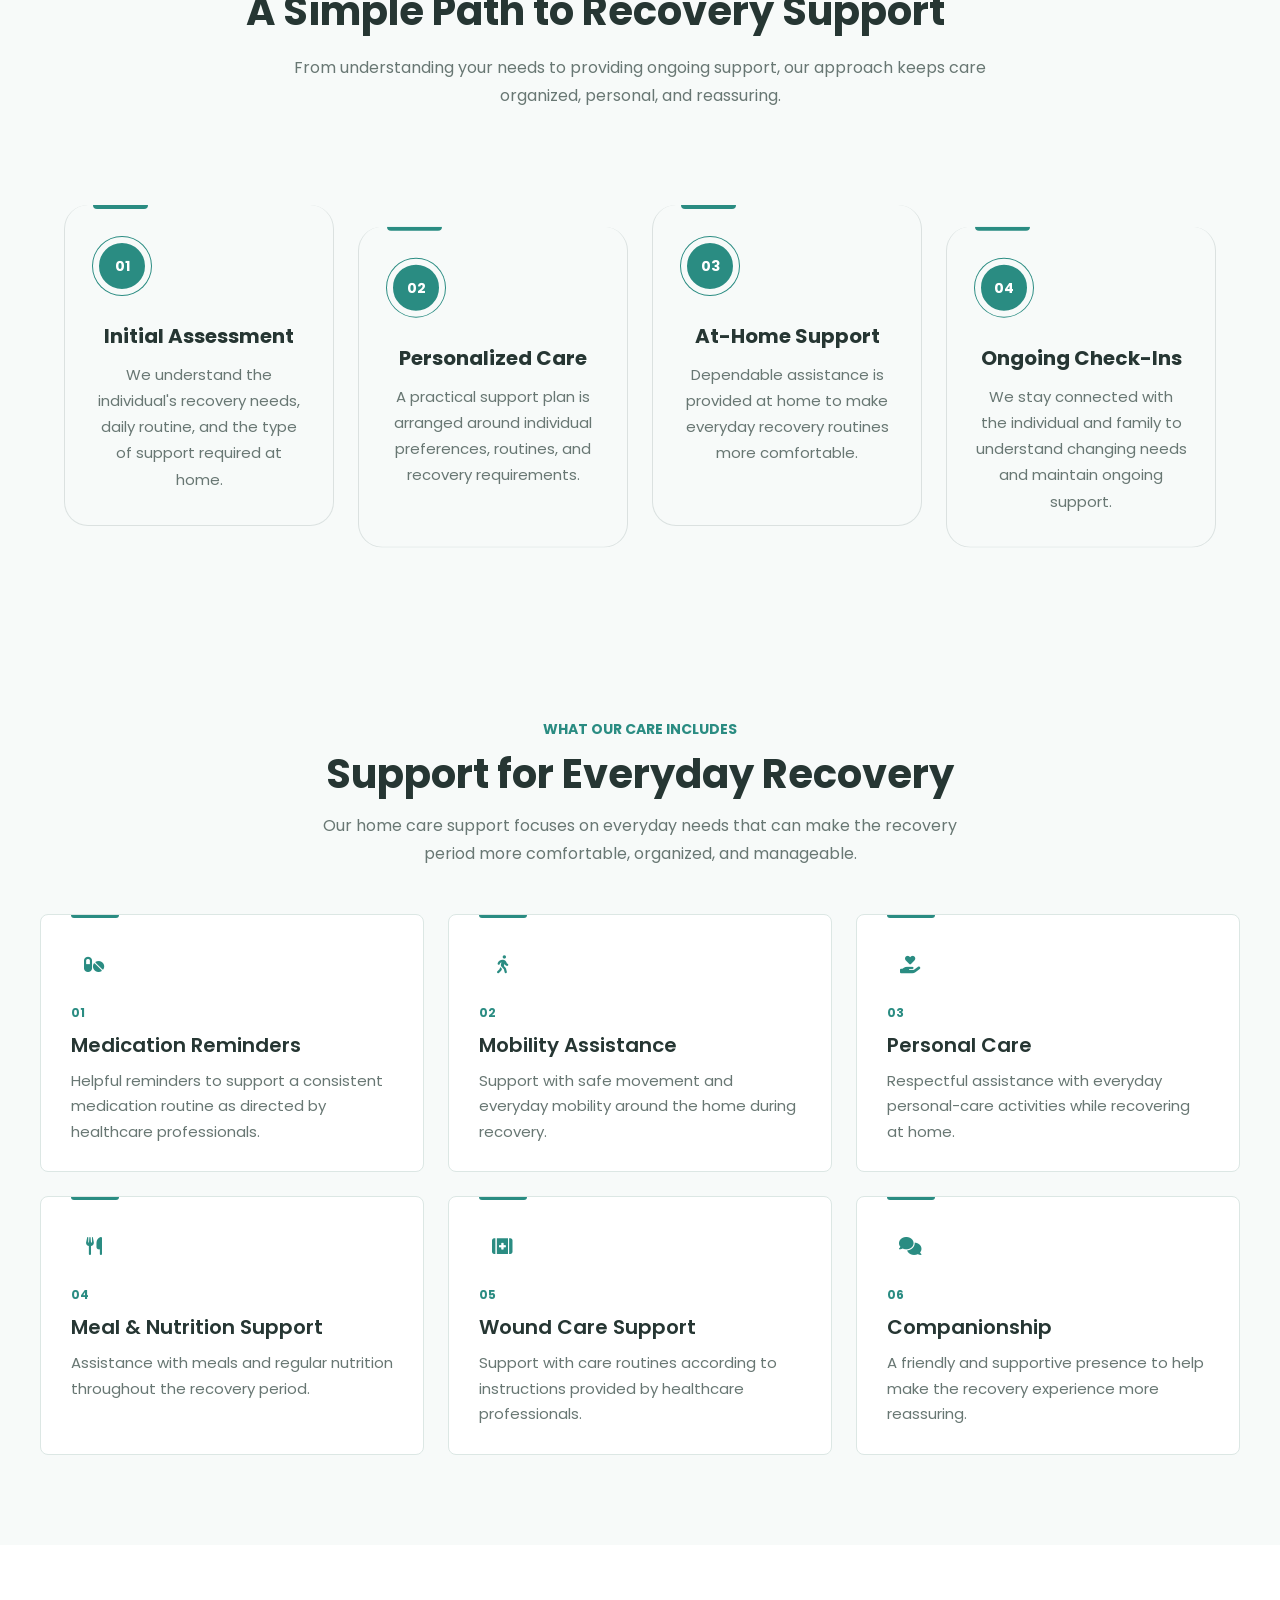
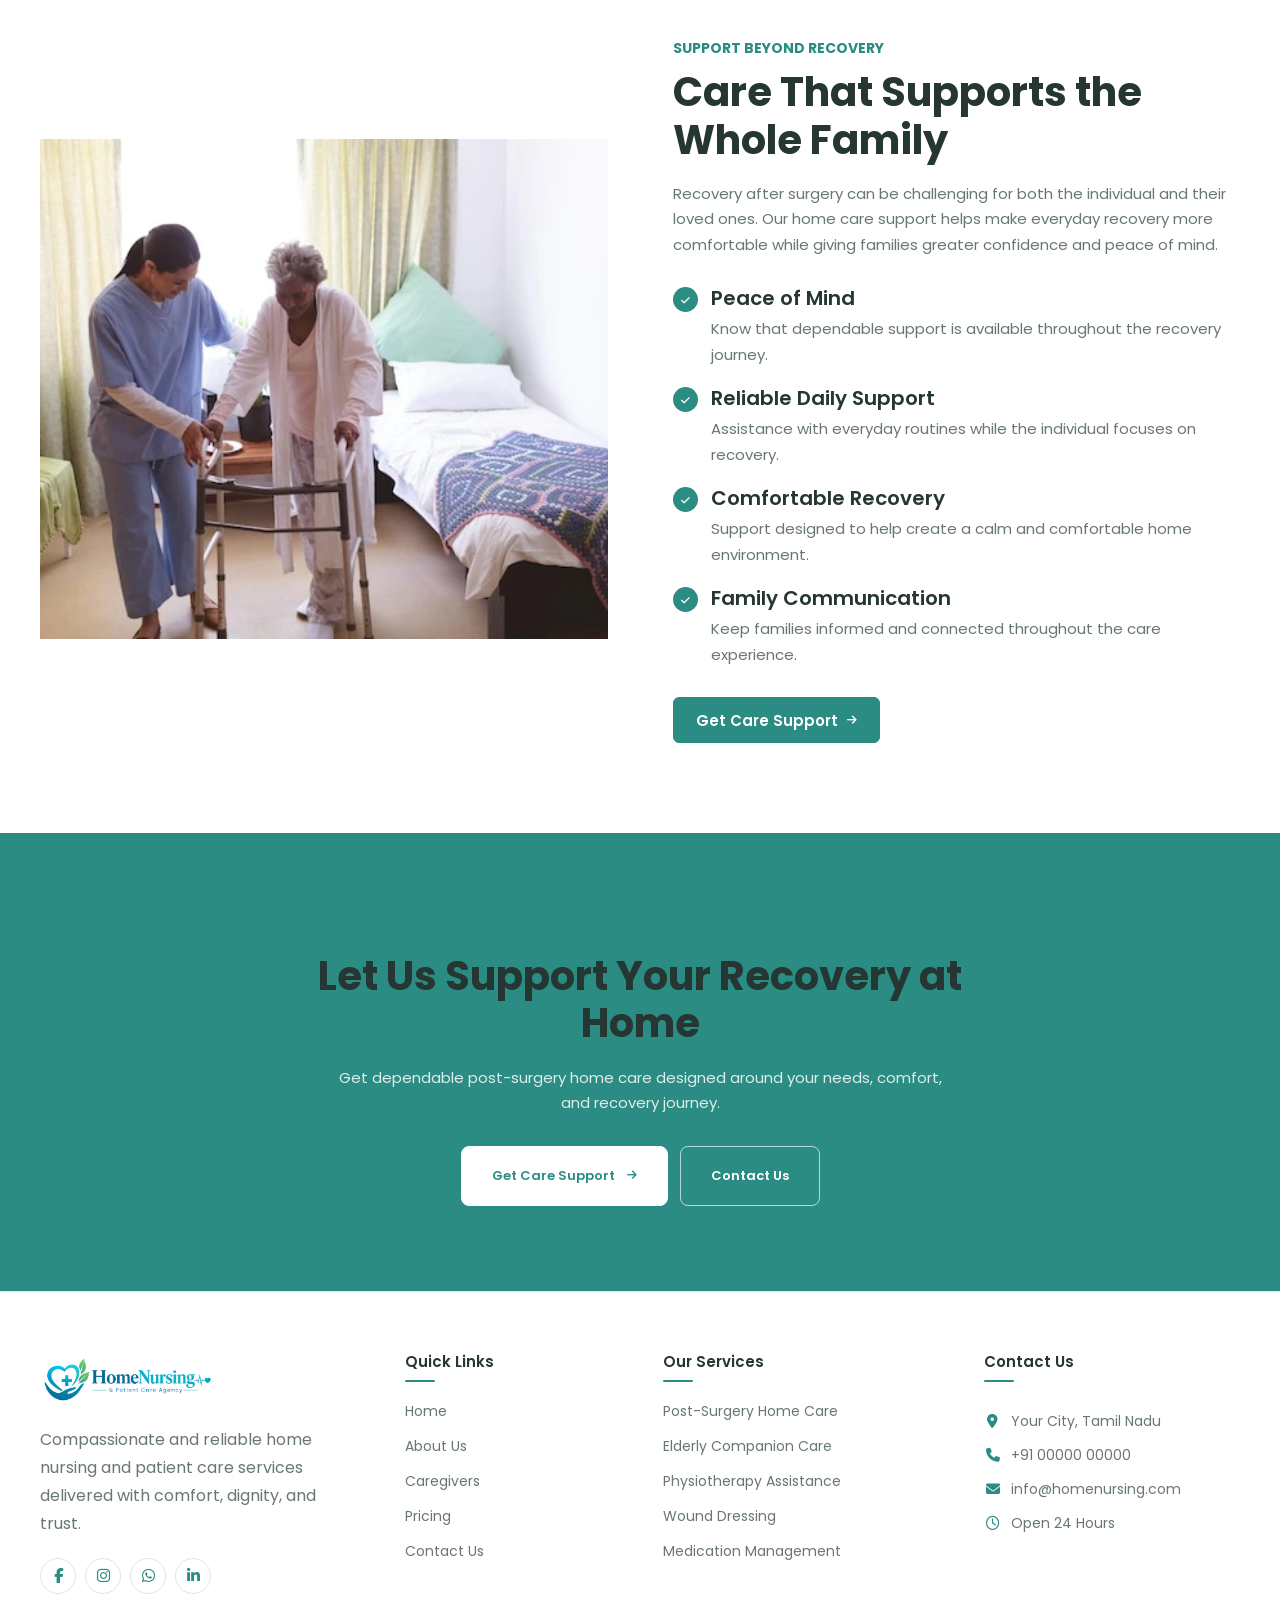
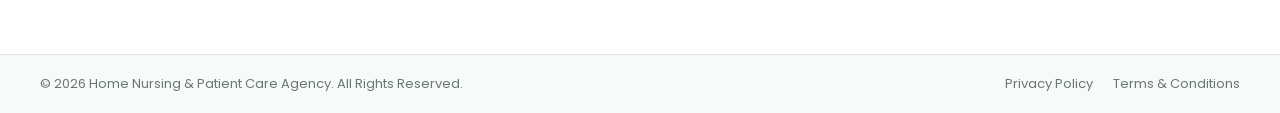
<file: post-surgery.html>
<!DOCTYPE html>

<html lang="en">

<head>
  <meta charset="UTF-8">
  <meta name="viewport" content="width=device-width, initial-scale=1.0">
  <title>CareNest | Compassionate Home Nursing & Healthcare</title>

  <!-- Favicon -->

  <link rel="icon" type="image/png" href="images/logo.png">

  <!-- Google Fonts -->

  <link rel="preconnect" href="https://fonts.googleapis.com">

<link rel="preconnect"
      href="https://fonts.gstatic.com"
      crossorigin>

<link href="https://fonts.googleapis.com/css2?family=Poppins:wght@400;500;600;700&display=swap"
      rel="stylesheet">

<link rel="stylesheet"
      href="https://cdnjs.cloudflare.com/ajax/libs/font-awesome/6.5.1/css/all.min.css">


  <!-- CSS -->

  <link rel="stylesheet" href="css/style.css">
  <link rel="stylesheet" href="css/responsive.css">
</head>

<body>
    <!-- =========================================================
     SITE 8 - HOME NURSING & PATIENT CARE AGENCY
     HEADER
========================================================= -->

<header class="site-header" id="siteHeader">

    <div class="header-container">

        <!-- =========================
             LOGO
        ========================== -->
        <a href="index.html" class="site-logo" aria-label="Home Nursing & Patient Care Agency">

            <img
                src="images/logo.png"
                alt="Home Nursing & Patient Care Agency Logo"
                class="logo-image"
            >

        </a>


        <!-- =========================
             DESKTOP NAVIGATION
        ========================== -->
        <nav class="main-navigation" id="mainNavigation">

            <ul class="nav-list">

                <!-- HOME DROPDOWN -->
                <li class="nav-item has-dropdown">

                    <button
                        class="nav-link dropdown-toggle"
                        type="button"
                        aria-expanded="false"
                        aria-haspopup="true"
                    >
                        <span>Home</span>
                        <i class="fa-solid fa-chevron-down dropdown-icon"></i>
                    </button>

                    <ul class="dropdown-menu home-dropdown">

                        <li>
                            <a href="index.html" class="dropdown-link">
                                Home 1
                            </a>
                        </li>

                        <li>
                            <a href="home2.html" class="dropdown-link">
                                Home 2
                            </a>
                        </li>

                    </ul>

                </li>


                <!-- ABOUT US -->
                <li class="nav-item">

                    <a href="about.html" class="nav-link">
                        About Us
                    </a>

                </li>


                <!-- SERVICES DROPDOWN -->
                <li class="nav-item has-dropdown">

                    <button
                        class="nav-link dropdown-toggle active"
                        type="button"
                        aria-expanded="false"
                        aria-haspopup="true"
                    >
                        <span>Services</span>
                        <i class="fa-solid fa-chevron-down dropdown-icon"></i>
                    </button>

                    <ul class="dropdown-menu services-dropdown">

                        <li>
                            <a href="post-surgery.html" class="dropdown-link active">
                                Post-Surgery Home Care
                            </a>
                        </li>

                        <li>
                            <a href="elderly-care.html" class="dropdown-link">
                                Elderly Companion Care
                            </a>
                        </li>

                        <li>
                            <a href="physiotherapy.html" class="dropdown-link">
                                Physiotherapy Assistance
                            </a>
                        </li>

                        <li>
                            <a href="wound-dressing.html" class="dropdown-link">
                                Wound Dressing
                            </a>
                        </li>

                        <li>
                            <a href="medication.html" class="dropdown-link">
                                Medication Management
                            </a>
                        </li>

                    </ul>

                </li>


                <!-- CAREGIVERS -->
                <li class="nav-item">

                    <a href="caregivers.html" class="nav-link">
                        Caregivers
                    </a>

                </li>


                <!-- PRICING -->
                <li class="nav-item">

                    <a href="pricing.html" class="nav-link">
                        Pricing
                    </a>

                </li>


                <!-- CONTACT -->
                <li class="nav-item">

                    <a href="contact.html" class="nav-link">
                        Contact Us
                    </a>

                </li>

            </ul>

        </nav>


        <!-- =========================
             HEADER ACTIONS
        ========================== -->
        <div class="header-actions">

            <!-- RTL BUTTON -->
            <button
                type="button"
                class="header-icon-button rtl-toggle"
                id="rtlToggle"
                aria-label="Toggle RTL direction"
                title="Toggle RTL"
            >
                <i class="fa-solid fa-right-left"></i>
            </button>


            <!-- DARK MODE -->
            <button
                type="button"
                class="header-icon-button theme-toggle"
                id="themeToggle"
                aria-label="Toggle dark mode"
                title="Toggle dark mode"
            >
                <i class="fa-solid fa-moon theme-icon"></i>
            </button>


            <!-- LOGIN -->
            <a href="login.html" class="login-button">
                <i class="fa-regular fa-user"></i>
                <span>Login</span>
            </a>


            <!-- GET CARE NOW -->
            <a href="carenow.html" class="care-button">
                <span>Get Care Now</span>
                <i class="fa-solid fa-arrow-right"></i>
            </a>

        </div>


        <!-- =========================
             MOBILE HAMBURGER
        ========================== -->
        <button
            type="button"
            class="hamburger-button"
            id="hamburgerButton"
            aria-label="Open navigation menu"
            aria-expanded="false"
            aria-controls="mobileMenu"
        >

            <span class="hamburger-line"></span>
            <span class="hamburger-line"></span>
            <span class="hamburger-line"></span>

        </button>

    </div>


    <!-- =====================================================
         MOBILE NAVIGATION
    ====================================================== -->
    <div class="mobile-menu" id="mobileMenu">

        <div class="mobile-menu-inner">

            <!-- MOBILE NAVIGATION -->
            <nav class="mobile-navigation">

                <ul class="mobile-nav-list">

                    <!-- MOBILE HOME DROPDOWN -->
                    <li class="mobile-nav-item mobile-has-dropdown">

                        <button
                            type="button"
                            class="mobile-nav-link mobile-dropdown-toggle"
                            aria-expanded="false"
                        >

                            <span>Home</span>

                            <i class="fa-solid fa-chevron-down"></i>

                        </button>


                        <ul class="mobile-dropdown-menu">

                            <li>
                                <a href="index.html" class="mobile-dropdown-link">
                                    Home 1
                                </a>
                            </li>

                            <li>
                                <a href="home2.html" class="mobile-dropdown-link">
                                    Home 2
                                </a>
                            </li>

                        </ul>

                    </li>


                    <!-- ABOUT -->
                    <li class="mobile-nav-item">

                        <a href="about.html" class="mobile-nav-link">
                            About Us
                        </a>

                    </li>


                    <!-- MOBILE SERVICES DROPDOWN -->
                    <li class="mobile-nav-item mobile-has-dropdown">

                        <button
                            type="button"
                            class="mobile-nav-link mobile-dropdown-toggle active"
                            aria-expanded="false"
                        >

                            <span>Services</span>

                            <i class="fa-solid fa-chevron-down"></i>

                        </button>


                        <ul class="mobile-dropdown-menu">

                            <li>
                                <a
                                    href="post-surgery.html"
                                    class="mobile-dropdown-link active"
                                >
                                    Post-Surgery Home Care
                                </a>
                            </li>

                            <li>
                                <a
                                    href="elderly-care.html"
                                    class="mobile-dropdown-link"
                                >
                                    Elderly Companion Care
                                </a>
                            </li>

                            <li>
                                <a
                                    href="physiotherapy.html"
                                    class="mobile-dropdown-link"
                                >
                                    Physiotherapy Assistance
                                </a>
                            </li>

                            <li>
                                <a
                                    href="wound-dressing.html"
                                    class="mobile-dropdown-link"
                                >
                                    Wound Dressing
                                </a>
                            </li>

                            <li>
                                <a
                                    href="medication.html"
                                    class="mobile-dropdown-link"
                                >
                                    Medication Management
                                </a>
                            </li>

                        </ul>

                    </li>


                    <!-- CAREGIVERS -->
                    <li class="mobile-nav-item">

                        <a href="caregivers.html" class="mobile-nav-link">
                            Caregivers
                        </a>

                    </li>


                    <!-- PRICING -->
                    <li class="mobile-nav-item">

                        <a href="pricing.html" class="mobile-nav-link">
                            Pricing
                        </a>

                    </li>


                    <!-- CONTACT -->
                    <li class="mobile-nav-item">

                        <a href="contact.html" class="mobile-nav-link">
                            Contact Us
                        </a>

                    </li>

                </ul>

            </nav>


            <!-- =============================================
                 MOBILE ACTIONS
            ============================================== -->
            <div class="mobile-header-actions">

                <!-- RTL -->
                <button
                    type="button"
                    class="mobile-action-button rtl-toggle"
                    id="mobileRtlToggle"
                >
                    <i class="fa-solid fa-right-left"></i>
                </button>


                <!-- DARK MODE -->
                <button
                    type="button"
                    class="mobile-action-button theme-toggle"
                    id="mobileThemeToggle"
                >
                    <i class="fa-solid fa-moon theme-icon"></i>
                    <span>Dark Mode</span>
                </button>


                <!-- LOGIN -->
                <a href="login.html" class="mobile-login-button">

                    <i class="fa-regular fa-user"></i>
                    <span>Login</span>

                </a>


                <!-- GET CARE NOW -->
                <a href="carenow.html" class="mobile-care-button">

                    <span>Get Care Now</span>

                    <i class="fa-solid fa-arrow-right"></i>

                </a>

            </div>

        </div>

    </div>

</header>
<!-- =========================================================
     POST-SURGERY HOME CARE
     HERO SECTION - PART 1: HTML
========================================================= -->

<section class="post-surgery-hero">

    <div class="post-surgery-hero-container">

        <div class="post-surgery-hero-content">

            <span class="post-surgery-hero-subtitle">
                Post-Surgery Home Care
            </span>

            <h1 class="post-surgery-hero-title">
                Comfortable Recovery,
                Right at Home
            </h1>

            <p class="post-surgery-hero-description">
                Compassionate and dependable home-care support
                to help make your recovery journey more
                comfortable, organized, and reassuring.
            </p>

            <div class="post-surgery-hero-actions">

                <a
                    href="contact.html"
                    class="post-surgery-hero-primary"
                >
                    Get Started
                </a>

                <a
                    href="#postSurgerySupport"
                    class="post-surgery-hero-secondary"
                >
                    Explore Care
                </a>

            </div>

        </div>

    </div>

</section>
<!-- =========================================================
     POST-SURGERY HOME CARE
     SECTION 2: RECOVERY SUPPORT AT HOME
     PART 1 - HTML
========================================================= -->

<section class="post-surgery-intro-section">

    <div class="post-surgery-intro-container">

        <div class="post-surgery-intro-grid">


            <!-- =================================================
                 IMAGE
            ================================================== -->

            <div class="post-surgery-intro-image">

                <img
                    src="images/post-surgery-support.jpg"
                    alt="Caregiver providing supportive care at home"
                    loading="lazy"
                >

            </div>


            <!-- =================================================
                 CONTENT
            ================================================== -->

            <div class="post-surgery-intro-content">

                <span class="post-surgery-intro-subtitle">
                    Recovery Support at Home
                </span>

                <h2 class="post-surgery-intro-title">
                    Helping You Recover With
                    Confidence and Comfort
                </h2>

                <p class="post-surgery-intro-text">
                    Returning home after surgery can bring new
                    routines, responsibilities, and challenges.
                    Our home-care support helps make everyday
                    recovery more comfortable and manageable.
                </p>

                <p class="post-surgery-intro-text">
                    We provide respectful assistance around
                    your daily routine while keeping your
                    comfort, dignity, and independence at the
                    center of care.
                </p>


                <!-- =================================================
                     HIGHLIGHTS
                ================================================== -->

                <div class="post-surgery-intro-highlights">

                    <div class="post-surgery-intro-highlight">

                        <span class="post-surgery-intro-highlight-icon">
                            ✓
                        </span>

                        <span>
                            Compassionate Support
                        </span>

                    </div>


                    <div class="post-surgery-intro-highlight">

                        <span class="post-surgery-intro-highlight-icon">
                            ✓
                        </span>

                        <span>
                            Dependable Assistance
                        </span>

                    </div>


                    <div class="post-surgery-intro-highlight">

                        <span class="post-surgery-intro-highlight-icon">
                            ✓
                        </span>

                        <span>
                            Personalized Care
                        </span>

                    </div>

                </div>

            </div>

        </div>

    </div>

</section>
<!-- =========================================================
     POST-SURGERY HOME CARE
     SECTION 3: WHAT WE SUPPORT
     PART 1 - HTML
========================================================= -->

<section class="post-surgery-support-section" id="postSurgerySupport">

    <div class="post-surgery-support-container">


        <!-- =================================================
             SECTION HEADER
        ================================================== -->

        <div class="post-surgery-support-header">

            <span class="post-surgery-support-subtitle">
                What We Support
            </span>

            <h2 class="post-surgery-support-title">
                Practical Support During Recovery
            </h2>

            <p class="post-surgery-support-description">
                Our supportive home-care services are designed
                around everyday needs, helping make the
                transition back home more comfortable and
                manageable.
            </p>

        </div>


        <!-- =================================================
             SUPPORT IMAGE CARDS
        ================================================== -->

        <div class="post-surgery-support-grid">


            <!-- =================================================
                 CARD 01
            ================================================== -->

            <article class="post-surgery-support-card">

                <img
                    src="images/daily-routine-support.jpg"
                    alt="Daily routine support at home"
                    class="post-surgery-support-image"
                >

                <div class="post-surgery-support-overlay">

                    <span class="post-surgery-support-number">
                        01
                    </span>

                    <div class="post-surgery-support-card-content">

                        <h3>
                            Daily Routine Support
                        </h3>

                        <p>
                            Assistance with everyday routines while
                            helping maintain comfort, confidence,
                            and independence during recovery.
                        </p>

                    </div>

                </div>

            </article>


            <!-- =================================================
                 CARD 02
            ================================================== -->

            <article class="post-surgery-support-card">

                <img
                    src="images/personal-care.jpg"
                    alt="Personal care support at home"
                    class="post-surgery-support-image"
                >

                <div class="post-surgery-support-overlay">

                    <span class="post-surgery-support-number">
                        02
                    </span>

                    <div class="post-surgery-support-card-content">

                        <h3>
                            Personal Care
                        </h3>

                        <p>
                            Respectful assistance with personal care
                            needs while maintaining privacy and
                            dignity throughout recovery.
                        </p>

                    </div>

                </div>

            </article>


            <!-- =================================================
                 CARD 03
            ================================================== -->

            <article class="post-surgery-support-card">

                <img
                    src="images/mobility-assistance.jpg"
                    alt="Mobility assistance during recovery"
                    class="post-surgery-support-image"
                >

                <div class="post-surgery-support-overlay">

                    <span class="post-surgery-support-number">
                        03
                    </span>

                    <div class="post-surgery-support-card-content">

                        <h3>
                            Mobility Assistance
                        </h3>

                        <p>
                            Support with everyday movement and
                            activities according to the individual's
                            needs and care plan.
                        </p>

                    </div>

                </div>

            </article>


            <!-- =================================================
                 CARD 04
            ================================================== -->

            <article class="post-surgery-support-card">

                <img
                    src="images/family-communication.jpg"
                    alt="Family communication and support"
                    class="post-surgery-support-image"
                >

                <div class="post-surgery-support-overlay">

                    <span class="post-surgery-support-number">
                        04
                    </span>

                    <div class="post-surgery-support-card-content">

                        <h3>
                            Family Communication
                        </h3>

                        <p>
                            Helping families stay informed and
                            involved so they can feel reassured
                            throughout the recovery journey.
                        </p>

                    </div>

                </div>

            </article>


        </div>

    </div>

</section>
<!-- =========================================================
     POST-SURGERY HOME CARE
     SECTION 4: BENEFITS OF HOME CARE
     PART 1 - HTML
========================================================= -->

<section class="post-surgery-benefits-section">

    <div class="post-surgery-benefits-container">

        <!-- =================================================
             SECTION HEADER
        ================================================== -->

        <div class="post-surgery-benefits-header">

            <span class="post-surgery-benefits-subtitle">
                Why Choose Home Care?
            </span>

            <h2 class="post-surgery-benefits-title">
                Support Designed Around Your Recovery
            </h2>

            <p class="post-surgery-benefits-description">
                Home care provides practical and compassionate
                support while allowing you to recover in a
                familiar environment.
            </p>

        </div>


        <!-- =================================================
             BENEFITS GRID
        ================================================== -->

        <div class="post-surgery-benefits-grid">


            <!-- BENEFIT 01 -->

            <article class="post-surgery-benefit-item">

                <span class="post-surgery-benefit-number">
                    01
                </span>

                <div class="post-surgery-benefit-content">

                    <h3>
                        Comfort at Home
                    </h3>

                    <p>
                        Recover in a familiar environment where
                        you can follow a comfortable daily routine.
                    </p>

                </div>

            </article>


            <!-- BENEFIT 02 -->

            <article class="post-surgery-benefit-item">

                <span class="post-surgery-benefit-number">
                    02
                </span>

                <div class="post-surgery-benefit-content">

                    <h3>
                        Personalized Attention
                    </h3>

                    <p>
                        Support can be adapted to your individual
                        routine, preferences, and recovery needs.
                    </p>

                </div>

            </article>


            <!-- BENEFIT 03 -->

            <article class="post-surgery-benefit-item">

                <span class="post-surgery-benefit-number">
                    03
                </span>

                <div class="post-surgery-benefit-content">

                    <h3>
                        Daily Assistance
                    </h3>

                    <p>
                        Receive practical help with everyday
                        activities while you regain confidence.
                    </p>

                </div>

            </article>


            <!-- BENEFIT 04 -->

            <article class="post-surgery-benefit-item">

                <span class="post-surgery-benefit-number">
                    04
                </span>

                <div class="post-surgery-benefit-content">

                    <h3>
                        Family Reassurance
                    </h3>

                    <p>
                        Give loved ones greater peace of mind
                        knowing supportive care is available at home.
                    </p>

                </div>

            </article>


            <!-- BENEFIT 05 -->

            <article class="post-surgery-benefit-item">

                <span class="post-surgery-benefit-number">
                    05
                </span>

                <div class="post-surgery-benefit-content">

                    <h3>
                        Greater Independence
                    </h3>

                    <p>
                        Encourage safe participation in everyday
                        routines as your recovery progresses.
                    </p>

                </div>

            </article>


        </div>

    </div>

</section>
<!-- =========================================================
     POST-SURGERY HOME CARE
     SECTION 5: OUR CARE PROCESS
     PART 1 - HTML
========================================================= -->

<section class="post-surgery-process-section">

    <div class="post-surgery-process-container">


        <!-- =================================================
             SECTION HEADER
        ================================================== -->

        <div class="post-surgery-process-header">

            <span class="post-surgery-process-subtitle">
                How Our Care Works
            </span>

            <h2 class="post-surgery-process-title">
                A Simple Path to Recovery Support
            </h2>

            <p class="post-surgery-process-description">
                From understanding your needs to providing
                ongoing support, our approach keeps care
                organized, personal, and reassuring.
            </p>

        </div>


        <!-- =================================================
             PROCESS STEPS
        ================================================== -->

        <div class="post-surgery-process-list">


            <!-- =================================================
                 STEP 01
            ================================================== -->

            <article class="post-surgery-process-step">

                <div class="post-surgery-process-number">
                    01
                </div>

                <div class="post-surgery-process-line"></div>

                <div class="post-surgery-process-content">

                    <h3>
                        Initial Assessment
                    </h3>

                    <p>
                        We understand the individual's recovery
                        needs, daily routine, and the type of
                        support required at home.
                    </p>

                </div>

            </article>


            <!-- =================================================
                 STEP 02
            ================================================== -->

            <article class="post-surgery-process-step">

                <div class="post-surgery-process-number">
                    02
                </div>

                <div class="post-surgery-process-line"></div>

                <div class="post-surgery-process-content">

                    <h3>
                        Personalized Care 
                    </h3>

                    <p>
                        A practical support plan is arranged
                        around individual preferences, routines,
                        and recovery requirements.
                    </p>

                </div>

            </article>


            <!-- =================================================
                 STEP 03
            ================================================== -->

            <article class="post-surgery-process-step">

                <div class="post-surgery-process-number">
                    03
                </div>

                <div class="post-surgery-process-line"></div>

                <div class="post-surgery-process-content">

                    <h3>
                        At-Home Support
                    </h3>

                    <p>
                        Dependable assistance is provided at home
                        to make everyday recovery routines more
                        comfortable.
                    </p>

                </div>

            </article>


            <!-- =================================================
                 STEP 04
            ================================================== -->

            <article class="post-surgery-process-step">

                <div class="post-surgery-process-number">
                    04
                </div>

                <div class="post-surgery-process-content">

                    <h3>
                        Ongoing Check-Ins
                    </h3>

                    <p>
                        We stay connected with the individual and
                        family to understand changing needs and
                        maintain ongoing support.
                    </p>

                </div>

            </article>


        </div>

    </div>

</section>
<!-- =========================================================
     POST-SURGERY HOME CARE
     SECTION 6: CARE SERVICES INCLUDED
     PART 1 - HTML
========================================================= -->

<section class="post-surgery-services-section">

    <div class="post-surgery-services-container">


        <!-- =================================================
             SECTION HEADER
        ================================================== -->

        <div class="post-surgery-services-header">

            <span class="post-surgery-services-subtitle">
                What Our Care Includes
            </span>

            <h2 class="post-surgery-services-title">
                Support for Everyday Recovery
            </h2>

            <p class="post-surgery-services-description">
                Our home care support focuses on everyday needs
                that can make the recovery period more comfortable,
                organized, and manageable.
            </p>

        </div>


        <!-- =================================================
             SERVICES GRID
        ================================================== -->

        <div class="post-surgery-services-grid">


            <!-- =================================================
                 SERVICE 01
            ================================================== -->

            <article class="post-surgery-service-card">

                <div class="post-surgery-service-icon">
                    <i class="fa-solid fa-pills"></i>
                </div>

                <span class="post-surgery-service-number">
                    01
                </span>

                <div class="post-surgery-service-content">

                    <h3>
                        Medication Reminders
                    </h3>

                    <p>
                        Helpful reminders to support a consistent
                        medication routine as directed by healthcare
                        professionals.
                    </p>

                </div>

            </article>


            <!-- =================================================
                 SERVICE 02
            ================================================== -->

            <article class="post-surgery-service-card">

                <div class="post-surgery-service-icon">
                    <i class="fa-solid fa-person-walking"></i>
                </div>

                <span class="post-surgery-service-number">
                    02
                </span>

                <div class="post-surgery-service-content">

                    <h3>
                        Mobility Assistance
                    </h3>

                    <p>
                        Support with safe movement and everyday
                        mobility around the home during recovery.
                    </p>

                </div>

            </article>


            <!-- =================================================
                 SERVICE 03
            ================================================== -->

            <article class="post-surgery-service-card">

                <div class="post-surgery-service-icon">
                    <i class="fa-solid fa-hand-holding-heart"></i>
                </div>

                <span class="post-surgery-service-number">
                    03
                </span>

                <div class="post-surgery-service-content">

                    <h3>
                        Personal Care
                    </h3>

                    <p>
                        Respectful assistance with everyday
                        personal-care activities while recovering
                        at home.
                    </p>

                </div>

            </article>


            <!-- =================================================
                 SERVICE 04
            ================================================== -->

            <article class="post-surgery-service-card">

                <div class="post-surgery-service-icon">
                    <i class="fa-solid fa-utensils"></i>
                </div>

                <span class="post-surgery-service-number">
                    04
                </span>

                <div class="post-surgery-service-content">

                    <h3>
                        Meal &amp; Nutrition Support
                    </h3>

                    <p>
                        Assistance with meals and regular nutrition
                        throughout the recovery period.
                    </p>

                </div>

            </article>


            <!-- =================================================
                 SERVICE 05
            ================================================== -->

            <article class="post-surgery-service-card">

                <div class="post-surgery-service-icon">
                    <i class="fa-solid fa-kit-medical"></i>
                </div>

                <span class="post-surgery-service-number">
                    05
                </span>

                <div class="post-surgery-service-content">

                    <h3>
                        Wound Care Support
                    </h3>

                    <p>
                        Support with care routines according to
                        instructions provided by healthcare
                        professionals.
                    </p>

                </div>

            </article>


            <!-- =================================================
                 SERVICE 06
            ================================================== -->

            <article class="post-surgery-service-card">

                <div class="post-surgery-service-icon">
                    <i class="fa-solid fa-comments"></i>
                </div>

                <span class="post-surgery-service-number">
                    06
                </span>

                <div class="post-surgery-service-content">

                    <h3>
                        Companionship
                    </h3>

                    <p>
                        A friendly and supportive presence to help
                        make the recovery experience more reassuring.
                    </p>

                </div>

            </article>


        </div>

    </div>

</section>
<!-- =========================================================
     POST-SURGERY HOME CARE
     SECTION 7: FAMILY SUPPORT
     PART 1 - HTML
========================================================= -->

<section class="post-surgery-family-section">

    <div class="post-surgery-family-container">

        <!-- =================================================
             IMAGE
        ================================================== -->

        <div class="post-surgery-family-image">

            <img
                src="images/post-surgery-family-care.jpg"
                alt="Caregiver supporting a patient during recovery"
            >

        </div>


        <!-- =================================================
             CONTENT
        ================================================== -->

        <div class="post-surgery-family-content">

            <span class="post-surgery-family-subtitle">
                Support Beyond Recovery
            </span>

            <h2 class="post-surgery-family-title">
                Care That Supports the Whole Family
            </h2>

            <p class="post-surgery-family-description">
                Recovery after surgery can be challenging for both
                the individual and their loved ones. Our home care
                support helps make everyday recovery more comfortable
                while giving families greater confidence and peace
                of mind.
            </p>


            <!-- =================================================
                 SUPPORT LIST
            ================================================== -->

            <div class="post-surgery-family-list">

                <div class="post-surgery-family-item">

                    <span class="post-surgery-family-check">
                        <i class="fa-solid fa-check"></i>
                    </span>

                    <div>
                        <h3>
                            Peace of Mind
                        </h3>

                        <p>
                            Know that dependable support is available
                            throughout the recovery journey.
                        </p>
                    </div>

                </div>


                <div class="post-surgery-family-item">

                    <span class="post-surgery-family-check">
                        <i class="fa-solid fa-check"></i>
                    </span>

                    <div>
                        <h3>
                            Reliable Daily Support
                        </h3>

                        <p>
                            Assistance with everyday routines while
                            the individual focuses on recovery.
                        </p>
                    </div>

                </div>


                <div class="post-surgery-family-item">

                    <span class="post-surgery-family-check">
                        <i class="fa-solid fa-check"></i>
                    </span>

                    <div>
                        <h3>
                            Comfortable Recovery
                        </h3>

                        <p>
                            Support designed to help create a calm
                            and comfortable home environment.
                        </p>

                    </div>

                </div>


                <div class="post-surgery-family-item">

                    <span class="post-surgery-family-check">
                        <i class="fa-solid fa-check"></i>
                    </span>

                    <div>
                        <h3>
                            Family Communication
                        </h3>

                        <p>
                            Keep families informed and connected
                            throughout the care experience.
                        </p>
                    </div>

                </div>

            </div>


            <!-- =================================================
                 CTA
            ================================================== -->

            <div class="post-surgery-family-action">

                <a
                    href="contact.html"
                    class="post-surgery-family-button"
                >
                    Get Care Support

                    <i class="fa-solid fa-arrow-right"></i>
                </a>

            </div>

        </div>

    </div>

</section>
<!-- =========================================================
     POST-SURGERY HOME CARE
     FINAL CTA SECTION
     PART 1 - HTML
========================================================= -->

<section class="post-surgery-cta-section">

    <div class="post-surgery-cta-container">

        <!-- =================================================
             CTA CONTENT
        ================================================== -->

        <div class="post-surgery-cta-content">

            <span class="post-surgery-cta-subtitle">
                We're Here to Help
            </span>

            <h2 class="post-surgery-cta-title">
                Let Us Support Your Recovery at Home
            </h2>

            <p class="post-surgery-cta-description">
                Get dependable post-surgery home care designed
                around your needs, comfort, and recovery journey.
            </p>


            <!-- =================================================
                 CTA BUTTONS
            ================================================== -->

            <div class="post-surgery-cta-actions">

                <a
                    href="contact.html"
                    class="post-surgery-cta-primary"
                >
                    Get Care Support

                    <i class="fa-solid fa-arrow-right"></i>
                </a>

                <a
                    href="contact.html"
                    class="post-surgery-cta-secondary"
                >
                    Contact Us
                </a>

            </div>

        </div>

    </div>

</section>
<!-- =========================================================
     FOOTER
========================================================= -->

<footer class="site-footer">

    <div class="footer-container">

        <!-- =================================================
             FOOTER BRAND
        ================================================== -->

        <div class="footer-brand">

            <a href="index.html" class="footer-logo">
                <img
                    src="images/logo.png"
                    alt="Home Nursing & Patient Care Agency"
                >
            </a>

            <p class="footer-description">
                Compassionate and reliable home nursing and
                patient care services delivered with comfort,
                dignity, and trust.
            </p>

            <div class="footer-social">

                <a href="#" aria-label="Facebook">
                    <i class="fa-brands fa-facebook-f"></i>
                </a>

                <a href="#" aria-label="Instagram">
                    <i class="fa-brands fa-instagram"></i>
                </a>

                <a href="#" aria-label="WhatsApp">
                    <i class="fa-brands fa-whatsapp"></i>
                </a>

                <a href="#" aria-label="LinkedIn">
                    <i class="fa-brands fa-linkedin-in"></i>
                </a>

            </div>

        </div>


        <!-- =================================================
             QUICK LINKS
        ================================================== -->

        <div class="footer-column">

            <h3 class="footer-title">
                Quick Links
            </h3>

            <ul class="footer-links">

                <li>
                    <a href="index.html">Home</a>
                </li>

                <li>
                    <a href="about.html">About Us</a>
                </li>

                <li>
                    <a href="caregivers.html">Caregivers</a>
                </li>

                <li>
                    <a href="pricing.html">Pricing</a>
                </li>

                <li>
                    <a href="contact.html">Contact Us</a>
                </li>

            </ul>

        </div>


        <!-- =================================================
             OUR SERVICES
        ================================================== -->

        <div class="footer-column">

            <h3 class="footer-title">
                Our Services
            </h3>

            <ul class="footer-links">

                <li>
                    <a href="#">
                        Post-Surgery Home Care
                    </a>
                </li>

                <li>
                    <a href="#">
                        Elderly Companion Care
                    </a>
                </li>

                <li>
                    <a href="#">
                        Physiotherapy Assistance
                    </a>
                </li>

                <li>
                    <a href="#">
                        Wound Dressing
                    </a>
                </li>

                <li>
                    <a href="#">
                        Medication Management
                    </a>
                </li>

            </ul>

        </div>


        <!-- =================================================
             CONTACT INFORMATION
        ================================================== -->

        <div class="footer-column footer-contact">

            <h3 class="footer-title">
                Contact Us
            </h3>

            <div class="footer-contact-item">

                <i class="fa-solid fa-location-dot"></i>

                <span>
                    Your City, Tamil Nadu
                </span>

            </div>


            <div class="footer-contact-item">

                <i class="fa-solid fa-phone"></i>

                <a href="tel:+910000000000">
                    +91 00000 00000
                </a>

            </div>


            <div class="footer-contact-item">

                <i class="fa-solid fa-envelope"></i>

                <a href="mailto:info@homenursing.com">
                    info@homenursing.com
                </a>

            </div>


            <div class="footer-contact-item">

                <i class="fa-regular fa-clock"></i>

                <span>
                    Open 24 Hours
                </span>

            </div>

        </div>

    </div>


    <!-- =====================================================
         FOOTER BOTTOM
    ====================================================== -->

    <div class="footer-bottom">

        <div class="footer-bottom-container">

            <p>
                © 2026 Home Nursing & Patient Care Agency.
                All Rights Reserved.
            </p>

            <div class="footer-bottom-links">

                <a href="#">Privacy Policy</a>

                <a href="#">Terms & Conditions</a>

            </div>

        </div>

    </div>

</footer>


<!-- JS -->
<!-- Scroll To Top Button -->
<button class="scroll-top" id="scrollTop" aria-label="Scroll to top">
    <i class="fa-solid fa-arrow-up"></i>
</button>
  <script src="js/script.js"></script>

</body>
</html>
</file>
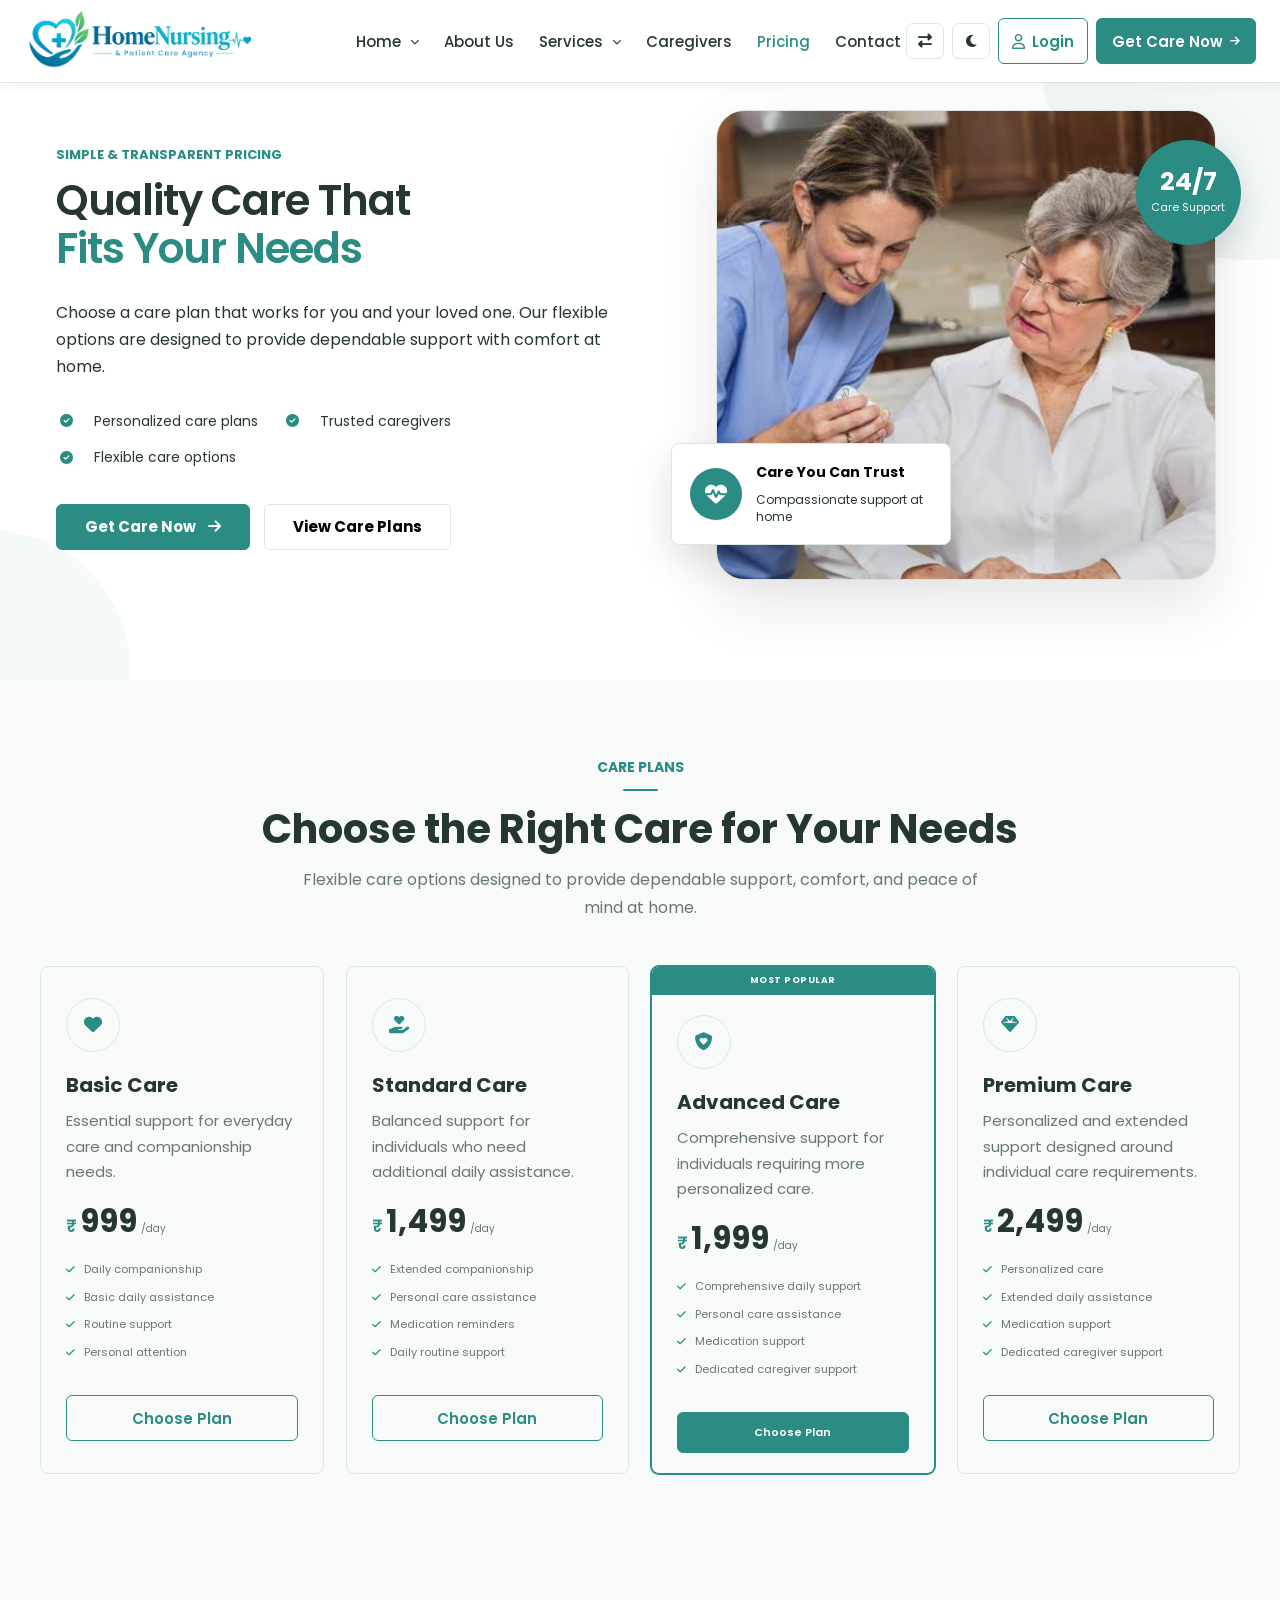
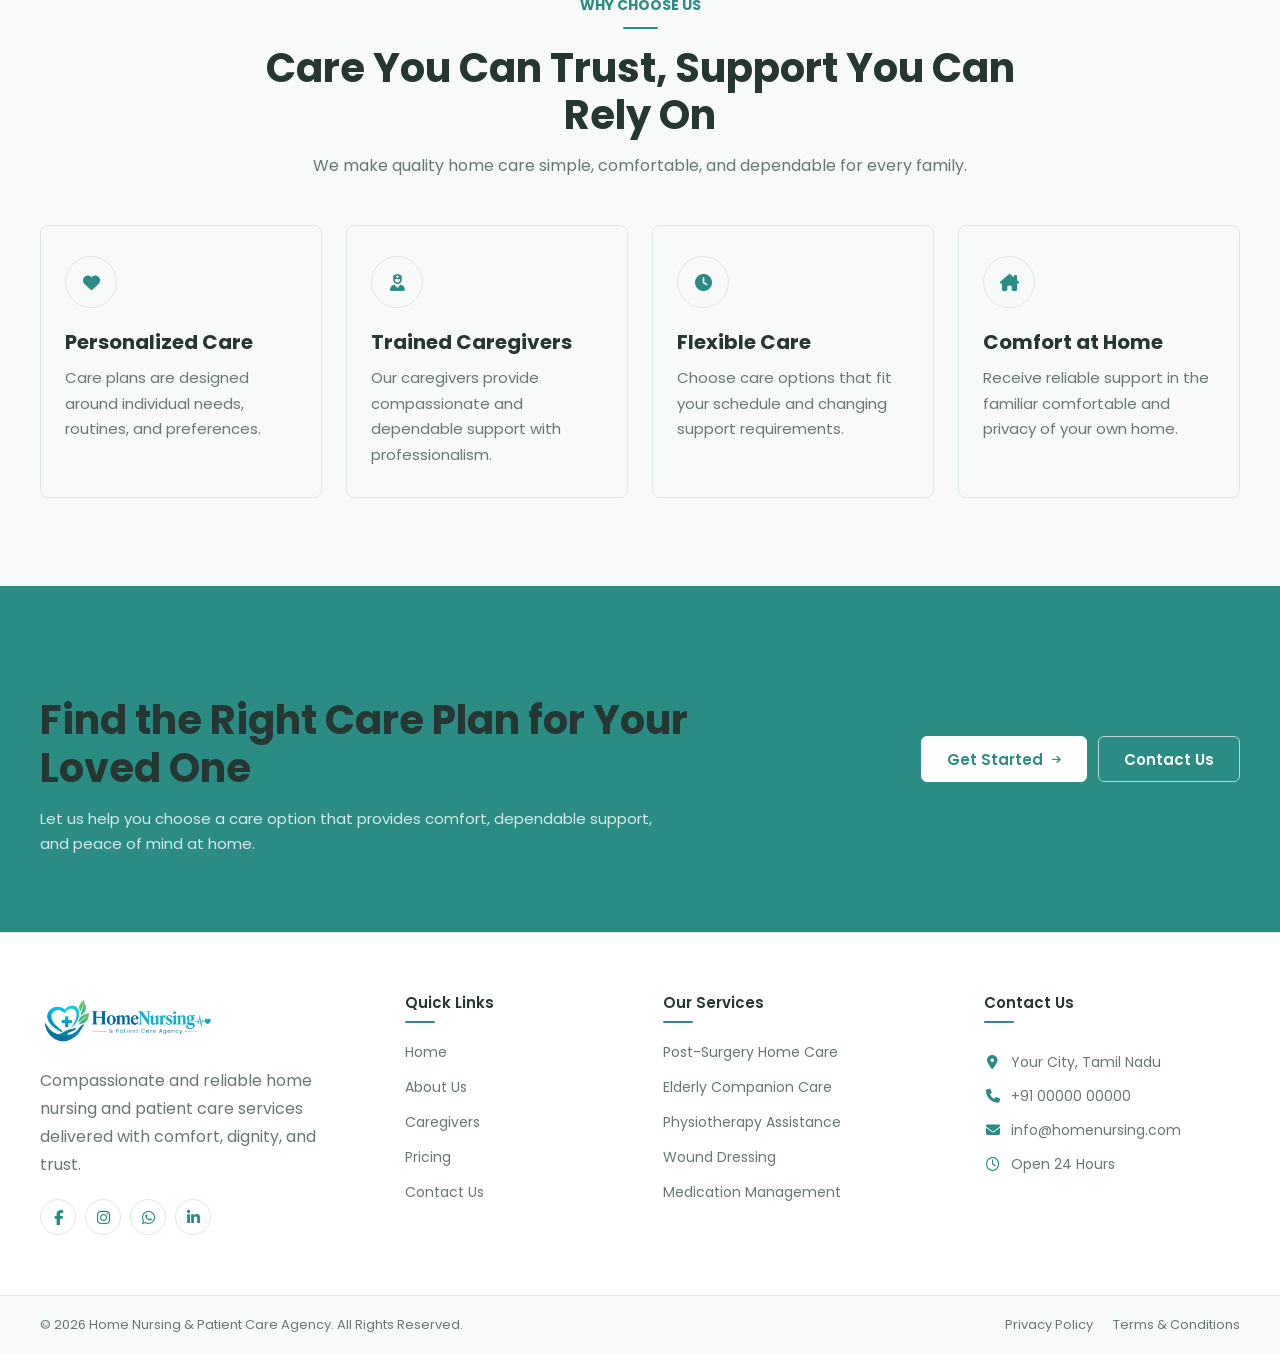
<file: pricing.html>
<!DOCTYPE html>

<html lang="en">

<head>
  <meta charset="UTF-8">
  <meta name="viewport" content="width=device-width, initial-scale=1.0">
  <title>CareNest | Compassionate Home Nursing & Healthcare</title>

  <!-- Favicon -->

  <link rel="icon" type="image/png" href="images/logo.png">

  <!-- Google Fonts -->

  <link rel="preconnect" href="https://fonts.googleapis.com">

<link rel="preconnect"
      href="https://fonts.gstatic.com"
      crossorigin>

<link href="https://fonts.googleapis.com/css2?family=Poppins:wght@400;500;600;700&display=swap"
      rel="stylesheet">

<link rel="stylesheet"
      href="https://cdnjs.cloudflare.com/ajax/libs/font-awesome/6.5.1/css/all.min.css">


  <!-- CSS -->

  <link rel="stylesheet" href="css/style.css">
  <link rel="stylesheet" href="css/responsive.css">
</head>

<body>
    <!-- =========================================================
     SITE 8 - HOME NURSING & PATIENT CARE AGENCY
     HEADER
========================================================= -->

<header class="site-header" id="siteHeader">

    <div class="header-container">

        <!-- =========================
             LOGO
        ========================== -->
        <a href="index.html" class="site-logo" aria-label="Home Nursing & Patient Care Agency">

            <img
                src="images/logo.png"
                alt="Home Nursing & Patient Care Agency Logo"
                class="logo-image"
            >

        </a>


        <!-- =========================
             DESKTOP NAVIGATION
        ========================== -->
        <nav class="main-navigation" id="mainNavigation">

            <ul class="nav-list">

                <!-- HOME DROPDOWN -->
                <li class="nav-item has-dropdown">

                    <button
                        class="nav-link dropdown-toggle"
                        type="button"
                        aria-expanded="false"
                        aria-haspopup="true"
                    >
                        <span>Home</span>
                        <i class="fa-solid fa-chevron-down dropdown-icon"></i>
                    </button>

                    <ul class="dropdown-menu home-dropdown">

                        <li>
                            <a href="index.html" class="dropdown-link">
                                Home 1
                            </a>
                        </li>

                        <li>
                            <a href="home2.html" class="dropdown-link">
                                Home 2
                            </a>
                        </li>

                    </ul>

                </li>


                <!-- ABOUT US -->
                <li class="nav-item">

                    <a href="about.html" class="nav-link">
                        About Us
                    </a>

                </li>


                <!-- SERVICES DROPDOWN -->
                <li class="nav-item has-dropdown">

                    <button
                        class="nav-link dropdown-toggle"
                        type="button"
                        aria-expanded="false"
                        aria-haspopup="true"
                    >
                        <span>Services</span>
                        <i class="fa-solid fa-chevron-down dropdown-icon"></i>
                    </button>

                    <ul class="dropdown-menu services-dropdown">

                        <li>
                            <a href="post-surgery.html" class="dropdown-link">
                                Post-Surgery Home Care
                            </a>
                        </li>

                        <li>
                            <a href="elderly-care.html" class="dropdown-link">
                                Elderly Companion Care
                            </a>
                        </li>

                        <li>
                            <a href="physiotherapy.html" class="dropdown-link">
                                Physiotherapy Assistance
                            </a>
                        </li>

                        <li>
                            <a href="wound-dressing.html" class="dropdown-link">
                                Wound Dressing
                            </a>
                        </li>

                        <li>
                            <a href="medication.html" class="dropdown-link">
                                Medication Management
                            </a>
                        </li>

                    </ul>

                </li>


                <!-- CAREGIVERS -->
                <li class="nav-item">

                    <a href="caregivers.html" class="nav-link">
                        Caregivers
                    </a>

                </li>


                <!-- PRICING -->
                <li class="nav-item">

                    <a href="pricing.html" class="nav-link active">
                        Pricing
                    </a>

                </li>


                <!-- CONTACT -->
                <li class="nav-item">

                    <a href="contact.html" class="nav-link">
                        Contact Us
                    </a>

                </li>

            </ul>

        </nav>


        <!-- =========================
             HEADER ACTIONS
        ========================== -->
        <div class="header-actions">

            <!-- RTL BUTTON -->
            <button
                type="button"
                class="header-icon-button rtl-toggle"
                id="rtlToggle"
                aria-label="Toggle RTL direction"
                title="Toggle RTL"
            >
                <i class="fa-solid fa-right-left"></i>
            </button>


            <!-- DARK MODE -->
            <button
                type="button"
                class="header-icon-button theme-toggle"
                id="themeToggle"
                aria-label="Toggle dark mode"
                title="Toggle dark mode"
            >
                <i class="fa-solid fa-moon theme-icon"></i>
            </button>


            <!-- LOGIN -->
            <a href="login.html" class="login-button">
                <i class="fa-regular fa-user"></i>
                <span>Login</span>
            </a>


            <!-- GET CARE NOW -->
            <a href="carenow.html" class="care-button">
                <span>Get Care Now</span>
                <i class="fa-solid fa-arrow-right"></i>
            </a>

        </div>


        <!-- =========================
             MOBILE HAMBURGER
        ========================== -->
        <button
            type="button"
            class="hamburger-button"
            id="hamburgerButton"
            aria-label="Open navigation menu"
            aria-expanded="false"
            aria-controls="mobileMenu"
        >

            <span class="hamburger-line"></span>
            <span class="hamburger-line"></span>
            <span class="hamburger-line"></span>

        </button>

    </div>


    <!-- =====================================================
         MOBILE NAVIGATION
    ====================================================== -->
    <div class="mobile-menu" id="mobileMenu">

        <div class="mobile-menu-inner">

            <!-- MOBILE NAVIGATION -->
            <nav class="mobile-navigation">

                <ul class="mobile-nav-list">

                    <!-- MOBILE HOME DROPDOWN -->
                    <li class="mobile-nav-item mobile-has-dropdown">

                        <button
                            type="button"
                            class="mobile-nav-link mobile-dropdown-toggle"
                            aria-expanded="false"
                        >

                            <span>Home</span>

                            <i class="fa-solid fa-chevron-down"></i>

                        </button>


                        <ul class="mobile-dropdown-menu">

                            <li>
                                <a href="index.html" class="mobile-dropdown-link">
                                    Home 1
                                </a>
                            </li>

                            <li>
                                <a href="home2.html" class="mobile-dropdown-link">
                                    Home 2
                                </a>
                            </li>

                        </ul>

                    </li>


                    <!-- ABOUT -->
                    <li class="mobile-nav-item">

                        <a href="about.html" class="mobile-nav-link">
                            About Us
                        </a>

                    </li>


                    <!-- MOBILE SERVICES DROPDOWN -->
                    <li class="mobile-nav-item mobile-has-dropdown">

                        <button
                            type="button"
                            class="mobile-nav-link mobile-dropdown-toggle"
                            aria-expanded="false"
                        >

                            <span>Services</span>

                            <i class="fa-solid fa-chevron-down"></i>

                        </button>


                        <ul class="mobile-dropdown-menu">

                            <li>
                                <a
                                    href="post-surgery.html"
                                    class="mobile-dropdown-link"
                                >
                                    Post-Surgery Home Care
                                </a>
                            </li>

                            <li>
                                <a
                                    href="elderly-care.html"
                                    class="mobile-dropdown-link"
                                >
                                    Elderly Companion Care
                                </a>
                            </li>

                            <li>
                                <a
                                    href="physiotherapy.html"
                                    class="mobile-dropdown-link"
                                >
                                    Physiotherapy Assistance
                                </a>
                            </li>

                            <li>
                                <a
                                    href="wound-dressing.html"
                                    class="mobile-dropdown-link"
                                >
                                    Wound Dressing
                                </a>
                            </li>

                            <li>
                                <a
                                    href="medication.html"
                                    class="mobile-dropdown-link"
                                >
                                    Medication Management
                                </a>
                            </li>

                        </ul>

                    </li>


                    <!-- CAREGIVERS -->
                    <li class="mobile-nav-item">

                        <a href="caregivers.html" class="mobile-nav-link">
                            Caregivers
                        </a>

                    </li>


                    <!-- PRICING -->
                    <li class="mobile-nav-item">

                        <a href="pricing.html" class="mobile-nav-link active">
                            Pricing
                        </a>

                    </li>


                    <!-- CONTACT -->
                    <li class="mobile-nav-item">

                        <a href="contact.html" class="mobile-nav-link">
                            Contact Us
                        </a>

                    </li>

                </ul>

            </nav>


            <!-- =============================================
                 MOBILE ACTIONS
            ============================================== -->
            <div class="mobile-header-actions">

                <!-- RTL -->
                <button
                    type="button"
                    class="mobile-action-button rtl-toggle"
                    id="mobileRtlToggle"
                >
                    <i class="fa-solid fa-right-left"></i>
                </button>


                <!-- DARK MODE -->
                <button
                    type="button"
                    class="mobile-action-button theme-toggle"
                    id="mobileThemeToggle"
                >
                    <i class="fa-solid fa-moon theme-icon"></i>
                    <span>Dark Mode</span>
                </button>


                <!-- LOGIN -->
                <a href="login.html" class="mobile-login-button">

                    <i class="fa-regular fa-user"></i>
                    <span>Login</span>

                </a>


                <!-- GET CARE NOW -->
                <a href="carenow.html" class="mobile-care-button">

                    <span>Get Care Now</span>

                    <i class="fa-solid fa-arrow-right"></i>

                </a>

            </div>

        </div>

    </div>

</header>
<!-- =========================================================
     PRICING PAGE
     HERO SECTION
========================================================= -->

<section class="pricing-hero">

    <!-- Decorative background -->
    <div class="pricing-hero-bg-shape pricing-hero-bg-shape-1"></div>
    <div class="pricing-hero-bg-shape pricing-hero-bg-shape-2"></div>


    <div class="pricing-hero-container">

        <div class="pricing-hero-content">


            <!-- =================================================
                 LEFT CONTENT
            ================================================== -->

            <div class="pricing-hero-text">

                <span class="pricing-hero-eyebrow">
                    SIMPLE &amp; TRANSPARENT PRICING
                </span>


                <h1 class="pricing-hero-title">
                    Quality Care That
                    <span>Fits Your Needs</span>
                </h1>


                <p class="pricing-hero-description">
                    Choose a care plan that works for you and your
                    loved one. Our flexible options are designed to
                    provide dependable support with comfort at home.
                </p>


                <!-- Trust points -->

                <div class="pricing-hero-points">

                    <div class="pricing-hero-point">
                        <i class="fas fa-circle-check"></i>
                        <span>Personalized care plans</span>
                    </div>

                    <div class="pricing-hero-point">
                        <i class="fas fa-circle-check"></i>
                        <span>Trusted caregivers</span>
                    </div>

                    <div class="pricing-hero-point">
                        <i class="fas fa-circle-check"></i>
                        <span>Flexible care options</span>
                    </div>

                </div>


                <!-- Buttons -->

                <div class="pricing-hero-actions">

                    <a href="contact.html"
                       class="pricing-hero-primary-btn">

                        Get Care Now

                        <i class="fas fa-arrow-right"></i>

                    </a>


                    <a href="#pricing-plans"
                       class="pricing-hero-secondary-btn">

                        View Care Plans

                    </a>

                </div>

            </div>



            <!-- =================================================
                 RIGHT VISUAL
            ================================================== -->

            <div class="pricing-hero-visual">

                <div class="pricing-hero-image-card">

                    <img
                        src="images/pricing-care.jpg"
                        alt="Professional home nursing care"
                        class="pricing-hero-image"
                    >


                    <!-- Floating card -->

                    <div class="pricing-hero-floating-card">

                        <div class="pricing-hero-floating-icon">
                            <i class="fas fa-heart-pulse"></i>
                        </div>

                        <div class="pricing-hero-floating-content">

                            <strong>
                                Care You Can Trust
                            </strong>

                            <span>
                                Compassionate support at home
                            </span>

                        </div>

                    </div>


                    <!-- Experience badge -->

                    <div class="pricing-hero-badge">

                        <strong>24/7</strong>

                        <span>
                            Care Support
                        </span>

                    </div>

                </div>

            </div>


        </div>

    </div>

</section>
<!-- =========================================================
     PRICING PLANS SECTION
     PART 1 - HTML
========================================================= -->

<section class="pricing-plans" id="pricing-plans">

    <div class="pricing-plans-container">

        <!-- =================================================
             SECTION HEADING
        ================================================== -->

        <div class="pricing-plans-heading">

            <span class="pricing-plans-eyebrow">
                CARE PLANS
            </span>

            <span class="pricing-plans-line"></span>

            <h2 class="pricing-plans-title">
                Choose the Right Care for Your Needs
            </h2>

            <p class="pricing-plans-description">
                Flexible care options designed to provide dependable
                support, comfort, and peace of mind at home.
            </p>

        </div>


        <!-- =================================================
             PRICING CARDS
        ================================================== -->

        <div class="pricing-cards">


            <!-- =================================================
                 CARD 1 - BASIC CARE
            ================================================== -->

            <article class="pricing-card">

                <div class="pricing-card-icon">
                    <i class="fas fa-heart"></i>
                </div>

                <h3 class="pricing-card-title">
                    Basic Care
                </h3>

                <p class="pricing-card-description">
                    Essential support for everyday care and
                    companionship needs.
                </p>

                <div class="pricing-card-price">

                    <span class="pricing-currency">
                        ₹
                    </span>

                    <span class="pricing-amount">
                        999
                    </span>

                    <span class="pricing-period">
                        /day
                    </span>

                </div>


                <ul class="pricing-card-features">

                    <li>
                        <i class="fas fa-check"></i>
                        Daily companionship
                    </li>

                    <li>
                        <i class="fas fa-check"></i>
                        Basic daily assistance
                    </li>

                    <li>
                        <i class="fas fa-check"></i>
                        Routine support
                    </li>

                    <li>
                        <i class="fas fa-check"></i>
                        Personal attention
                    </li>

                </ul>


                <a href="contact.html"
                   class="pricing-card-button">

                    Choose Plan

                </a>

            </article>



            <!-- =================================================
                 CARD 2 - STANDARD CARE
            ================================================== -->

            <article class="pricing-card">

                <div class="pricing-card-icon">
                    <i class="fas fa-hand-holding-heart"></i>
                </div>

                <h3 class="pricing-card-title">
                    Standard Care
                </h3>

                <p class="pricing-card-description">
                    Balanced support for individuals who need
                    additional daily assistance.
                </p>

                <div class="pricing-card-price">

                    <span class="pricing-currency">
                        ₹
                    </span>

                    <span class="pricing-amount">
                        1,499
                    </span>

                    <span class="pricing-period">
                        /day
                    </span>

                </div>


                <ul class="pricing-card-features">

                    <li>
                        <i class="fas fa-check"></i>
                        Extended companionship
                    </li>

                    <li>
                        <i class="fas fa-check"></i>
                        Personal care assistance
                    </li>

                    <li>
                        <i class="fas fa-check"></i>
                        Medication reminders
                    </li>

                    <li>
                        <i class="fas fa-check"></i>
                        Daily routine support
                    </li>

                </ul>


                <a href="contact.html"
                   class="pricing-card-button">

                    Choose Plan

                </a>

            </article>



            <!-- =================================================
                 CARD 3 - ADVANCED CARE
                 FEATURED
            ================================================== -->

            <article class="pricing-card pricing-card-featured">

                <span class="pricing-popular-badge">
                    MOST POPULAR
                </span>


                <div class="pricing-card-icon">
                    <i class="fas fa-shield-heart"></i>
                </div>

                <h3 class="pricing-card-title">
                    Advanced Care
                </h3>

                <p class="pricing-card-description">
                    Comprehensive support for individuals
                    requiring more personalized care.
                </p>

                <div class="pricing-card-price">

                    <span class="pricing-currency">
                        ₹
                    </span>

                    <span class="pricing-amount">
                        1,999
                    </span>

                    <span class="pricing-period">
                        /day
                    </span>

                </div>


                <ul class="pricing-card-features">

                    <li>
                        <i class="fas fa-check"></i>
                        Comprehensive daily support
                    </li>

                    <li>
                        <i class="fas fa-check"></i>
                        Personal care assistance
                    </li>

                    <li>
                        <i class="fas fa-check"></i>
                        Medication support
                    </li>

                    <li>
                        <i class="fas fa-check"></i>
                        Dedicated caregiver support
                    </li>

                </ul>


                <a href="contact.html"
                   class="pricing-card-button pricing-button-featured">

                    Choose Plan

                </a>

            </article>



            <!-- =================================================
                 CARD 4 - PREMIUM CARE
            ================================================== -->

            <article class="pricing-card">

                <div class="pricing-card-icon">
                    <i class="fas fa-gem"></i>
                </div>

                <h3 class="pricing-card-title">
                    Premium Care
                </h3>

                <p class="pricing-card-description">
                    Personalized and extended support designed
                    around individual care requirements.
                </p>

                <div class="pricing-card-price">

                    <span class="pricing-currency">
                        ₹
                    </span>

                    <span class="pricing-amount">
                        2,499
                    </span>

                    <span class="pricing-period">
                        /day
                    </span>

                </div>


                <ul class="pricing-card-features">

                    <li>
                        <i class="fas fa-check"></i>
                        Personalized care
                    </li>

                    <li>
                        <i class="fas fa-check"></i>
                        Extended daily assistance
                    </li>

                    <li>
                        <i class="fas fa-check"></i>
                        Medication support
                    </li>

                    <li>
                        <i class="fas fa-check"></i>
                        Dedicated caregiver support
                    </li>

                </ul>


                <a href="contact.html"
                   class="pricing-card-button">

                    Choose Plan

                </a>

            </article>


        </div>

    </div>

</section>
<!-- =========================================================
     WHY CHOOSE OUR CARE
     PART 1 - HTML
========================================================= -->

<section class="pricing-benefits" id="pricing-benefits">

    <div class="pricing-benefits-container">

        <!-- =================================================
             SECTION HEADING
        ================================================== -->

        <div class="pricing-benefits-heading">

            <span class="pricing-benefits-eyebrow">
                WHY CHOOSE US
            </span>

            <span class="pricing-benefits-line"></span>

            <h2 class="pricing-benefits-title">
                Care You Can Trust, Support You Can Rely On
            </h2>

            <p class="pricing-benefits-description">
                We make quality home care simple, comfortable, and
                dependable for every family.
            </p>

        </div>


        <!-- =================================================
             BENEFITS
        ================================================== -->

        <div class="pricing-benefits-grid">


            <!-- =================================================
                 BENEFIT 1
            ================================================== -->

            <article class="pricing-benefit-card">

                <div class="pricing-benefit-icon">
                    <i class="fas fa-heart"></i>
                </div>

                <div class="pricing-benefit-content">

                    <h3 class="pricing-benefit-title">
                        Personalized Care
                    </h3>

                    <p class="pricing-benefit-text">
                        Care plans are designed around individual
                        needs, routines, and preferences.
                    </p>

                </div>

            </article>


            <!-- =================================================
                 BENEFIT 2
            ================================================== -->

            <article class="pricing-benefit-card">

                <div class="pricing-benefit-icon">
                    <i class="fas fa-user-nurse"></i>
                </div>

                <div class="pricing-benefit-content">

                    <h3 class="pricing-benefit-title">
                        Trained Caregivers
                    </h3>

                    <p class="pricing-benefit-text">
                        Our caregivers provide compassionate and
                        dependable support with professionalism.
                    </p>

                </div>

            </article>


            <!-- =================================================
                 BENEFIT 3
            ================================================== -->

            <article class="pricing-benefit-card">

                <div class="pricing-benefit-icon">
                    <i class="fas fa-clock"></i>
                </div>

                <div class="pricing-benefit-content">

                    <h3 class="pricing-benefit-title">
                        Flexible Care
                    </h3>

                    <p class="pricing-benefit-text">
                        Choose care options that fit your schedule
                        and changing support requirements.
                    </p>

                </div>

            </article>


            <!-- =================================================
                 BENEFIT 4
            ================================================== -->

            <article class="pricing-benefit-card">

                <div class="pricing-benefit-icon">
                    <i class="fas fa-house-chimney"></i>
                </div>

                <div class="pricing-benefit-content">

                    <h3 class="pricing-benefit-title">
                        Comfort at Home
                    </h3>

                    <p class="pricing-benefit-text">
                        Receive reliable support in the familiar
                        comfortable and privacy of your own home.
                    </p>

                </div>

            </article>


        </div>

    </div>

</section>
<!-- =========================================================
     PRICING CTA SECTION
     PART 1 - HTML
========================================================= -->

<section class="pricing-cta" id="pricing-cta">

    <div class="pricing-cta-container">

        <div class="pricing-cta-content">

            <!-- LEFT CONTENT -->
            <div class="pricing-cta-text">

                <span class="pricing-cta-eyebrow">
                    READY TO GET STARTED?
                </span>

                <h2 class="pricing-cta-title">
                    Find the Right Care Plan for Your Loved One
                </h2>

                <p class="pricing-cta-description">
                    Let us help you choose a care option that provides
                    comfort, dependable support, and peace of mind at home.
                </p>

            </div>


            <!-- RIGHT ACTIONS -->
            <div class="pricing-cta-actions">

                <a href="contact.html"
                   class="pricing-cta-primary-btn">
                    Get Started
                    <i class="fas fa-arrow-right"></i>
                </a>

                <a href="contact.html"
                   class="pricing-cta-secondary-btn">
                    Contact Us
                </a>

            </div>

        </div>

    </div>

</section>

<!-- =========================================================
     FOOTER
========================================================= -->

<footer class="site-footer">

    <div class="footer-container">

        <!-- =================================================
             FOOTER BRAND
        ================================================== -->

        <div class="footer-brand">

            <a href="index.html" class="footer-logo">
                <img
                    src="images/logo.png"
                    alt="Home Nursing & Patient Care Agency"
                >
            </a>

            <p class="footer-description">
                Compassionate and reliable home nursing and
                patient care services delivered with comfort,
                dignity, and trust.
            </p>

            <div class="footer-social">

                <a href="#" aria-label="Facebook">
                    <i class="fa-brands fa-facebook-f"></i>
                </a>

                <a href="#" aria-label="Instagram">
                    <i class="fa-brands fa-instagram"></i>
                </a>

                <a href="#" aria-label="WhatsApp">
                    <i class="fa-brands fa-whatsapp"></i>
                </a>

                <a href="#" aria-label="LinkedIn">
                    <i class="fa-brands fa-linkedin-in"></i>
                </a>

            </div>

        </div>


        <!-- =================================================
             QUICK LINKS
        ================================================== -->

        <div class="footer-column">

            <h3 class="footer-title">
                Quick Links
            </h3>

            <ul class="footer-links">

                <li>
                    <a href="index.html">Home</a>
                </li>

                <li>
                    <a href="about.html">About Us</a>
                </li>

                <li>
                    <a href="caregivers.html">Caregivers</a>
                </li>

                <li>
                    <a href="pricing.html">Pricing</a>
                </li>

                <li>
                    <a href="contact.html">Contact Us</a>
                </li>

            </ul>

        </div>


        <!-- =================================================
             OUR SERVICES
        ================================================== -->

        <div class="footer-column">

            <h3 class="footer-title">
                Our Services
            </h3>

            <ul class="footer-links">

                <li>
                    <a href="#">
                        Post-Surgery Home Care
                    </a>
                </li>

                <li>
                    <a href="#">
                        Elderly Companion Care
                    </a>
                </li>

                <li>
                    <a href="#">
                        Physiotherapy Assistance
                    </a>
                </li>

                <li>
                    <a href="#">
                        Wound Dressing
                    </a>
                </li>

                <li>
                    <a href="#">
                        Medication Management
                    </a>
                </li>

            </ul>

        </div>


        <!-- =================================================
             CONTACT INFORMATION
        ================================================== -->

        <div class="footer-column footer-contact">

            <h3 class="footer-title">
                Contact Us
            </h3>

            <div class="footer-contact-item">

                <i class="fa-solid fa-location-dot"></i>

                <span>
                    Your City, Tamil Nadu
                </span>

            </div>


            <div class="footer-contact-item">

                <i class="fa-solid fa-phone"></i>

                <a href="tel:+910000000000">
                    +91 00000 00000
                </a>

            </div>


            <div class="footer-contact-item">

                <i class="fa-solid fa-envelope"></i>

                <a href="mailto:info@homenursing.com">
                    info@homenursing.com
                </a>

            </div>


            <div class="footer-contact-item">

                <i class="fa-regular fa-clock"></i>

                <span>
                    Open 24 Hours
                </span>

            </div>

        </div>

    </div>


    <!-- =====================================================
         FOOTER BOTTOM
    ====================================================== -->

    <div class="footer-bottom">

        <div class="footer-bottom-container">

            <p>
                © 2026 Home Nursing & Patient Care Agency.
                All Rights Reserved.
            </p>

            <div class="footer-bottom-links">

                <a href="#">Privacy Policy</a>

                <a href="#">Terms & Conditions</a>

            </div>

        </div>

    </div>

</footer>


<!-- JS -->
<!-- Scroll To Top Button -->
<button class="scroll-top" id="scrollTop" aria-label="Scroll to top">
    <i class="fa-solid fa-arrow-up"></i>
</button>
  <script src="js/script.js"></script>

</body>
</html>
</file>
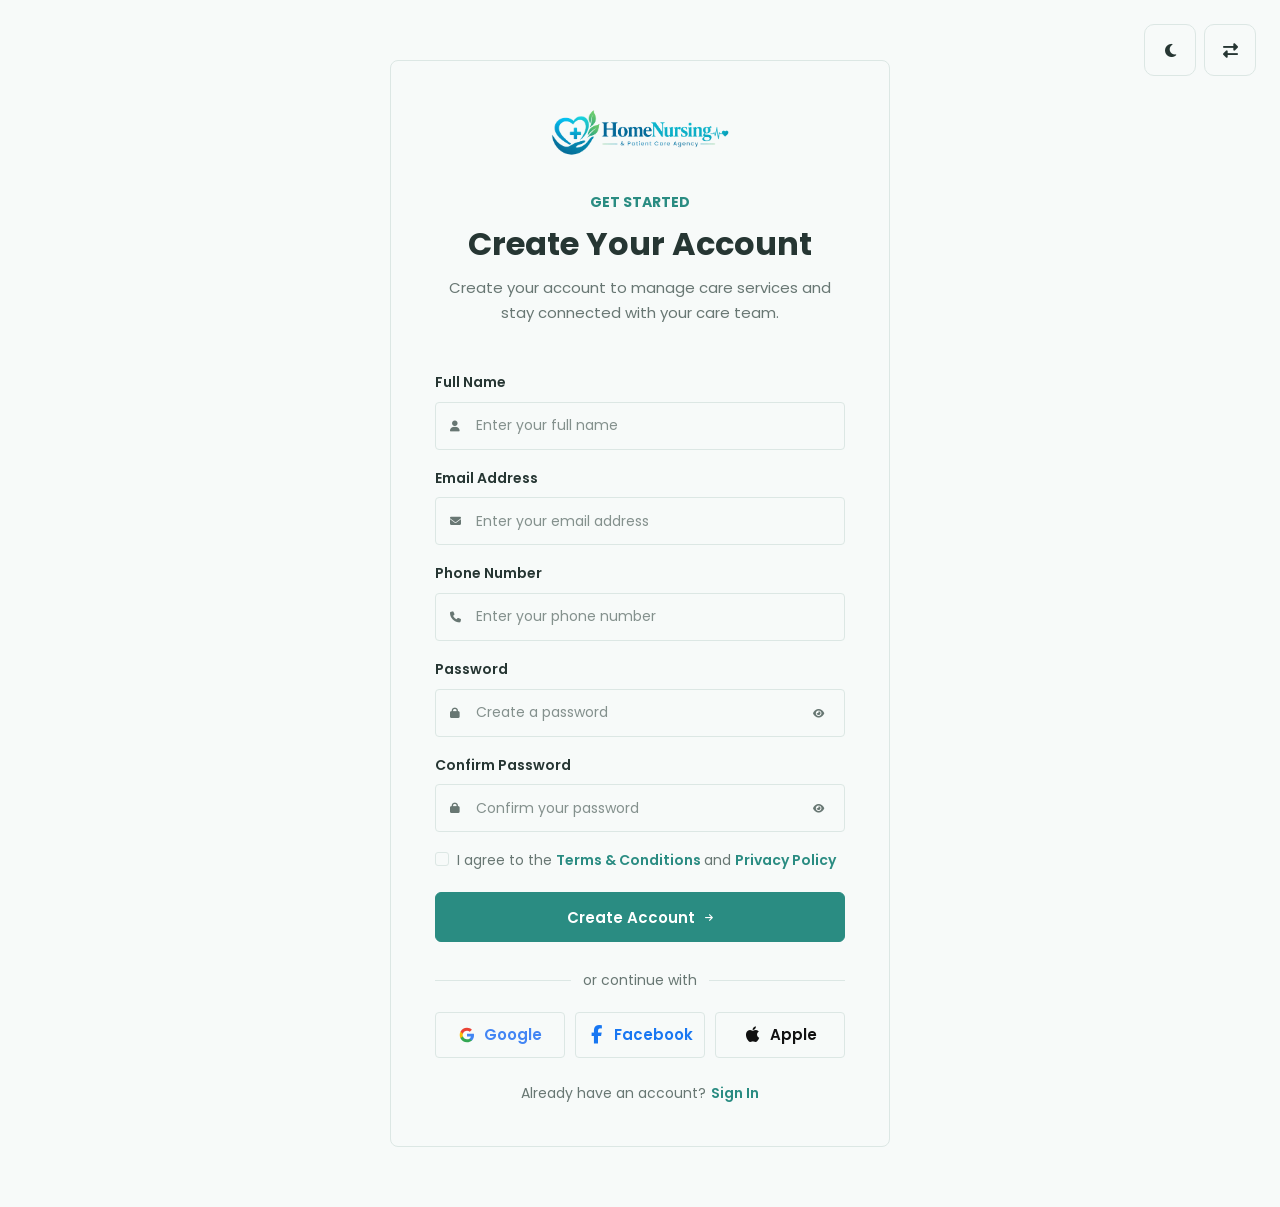
<file: register.html>
<!DOCTYPE html>

<html lang="en">

<head>
  <meta charset="UTF-8">
  <meta name="viewport" content="width=device-width, initial-scale=1.0">
  <title>CareNest | Compassionate Home Nursing & Healthcare</title>

  <!-- Favicon -->

  <link rel="icon" type="image/png" href="images/logo.png">

  <!-- Google Fonts -->

  <link rel="preconnect" href="https://fonts.googleapis.com">

<link rel="preconnect"
      href="https://fonts.gstatic.com"
      crossorigin>

<link href="https://fonts.googleapis.com/css2?family=Poppins:wght@400;500;600;700&display=swap"
      rel="stylesheet">

<link rel="stylesheet"
      href="https://cdnjs.cloudflare.com/ajax/libs/font-awesome/6.5.1/css/all.min.css">


  <!-- CSS -->

  <link rel="stylesheet" href="css/style.css">
  <link rel="stylesheet" href="css/responsive.css">
</head>

<body>
<!-- =========================================================
     AUTH CONTROLS
========================================================= -->

<div class="auth-controls">

    <!-- DARK MODE -->
    <button
        type="button"
        class="auth-control-btn"
        id="authDarkModeBtn"
        aria-label="Toggle dark mode"
        title="Dark mode"
    >
        <i class="fas fa-moon"></i>
    </button>


    <!-- RTL MODE -->
    <button
        type="button"
        class="auth-control-btn"
        id="authRtlBtn"
        aria-label="Toggle RTL mode"
        title="RTL mode"
    >
        <i class="fas fa-right-left"></i>
    </button>

</div>
<!-- =========================================================
     REGISTER PAGE
========================================================= -->

<main class="register-page">

    <section class="register-section">

        <div class="register-container">

            <!-- =================================================
                 REGISTER CARD
            ================================================== -->

            <div class="register-card">

                <!-- =================================================
                     LOGO
                ================================================== -->

                <div class="register-logo">

                    <a href="index.html">

                        <img
                            src="images/logo.png"
                            alt="HomeNursing & Patient Care Agency"
                        >

                    </a>

                </div>


                <!-- =================================================
                     REGISTER HEADER
                ================================================== -->

                <div class="register-header">

                    <span class="register-eyebrow">
                        GET STARTED
                    </span>

                    <h1 class="register-title">
                        Create Your Account
                    </h1>

                    <p class="register-description">
                        Create your account to manage care services
                        and stay connected with your care team.
                    </p>

                </div>


                <!-- =================================================
                     REGISTER FORM
                ================================================== -->

                <form
                    class="register-form"
                    id="registerForm"
                >

                    <!-- =================================================
                         FULL NAME
                    ================================================== -->

                    <div class="register-form-group">

                        <label for="register-name">
                            Full Name
                        </label>

                        <div class="register-input-wrapper">

                            <i class="fas fa-user"></i>

                            <input
                                type="text"
                                id="register-name"
                                name="name"
                                placeholder="Enter your full name"
                                autocomplete="name"
                                required
                            >

                        </div>

                    </div>


                    <!-- =================================================
                         EMAIL
                    ================================================== -->

                    <div class="register-form-group">

                        <label for="register-email">
                            Email Address
                        </label>

                        <div class="register-input-wrapper">

                            <i class="fas fa-envelope"></i>

                            <input
                                type="email"
                                id="register-email"
                                name="email"
                                placeholder="Enter your email address"
                                autocomplete="email"
                                required
                            >

                        </div>

                    </div>


                    <!-- =================================================
                         PHONE
                    ================================================== -->

                    <div class="register-form-group">

                        <label for="register-phone">
                            Phone Number
                        </label>

                        <div class="register-input-wrapper">

                            <i class="fas fa-phone"></i>

                            <input
                                type="tel"
                                id="register-phone"
                                name="phone"
                                placeholder="Enter your phone number"
                                autocomplete="tel"
                            >

                        </div>

                    </div>


                    <!-- =================================================
                         PASSWORD
                    ================================================== -->

                    <div class="register-form-group">

                        <label for="register-password">
                            Password
                        </label>

                        <div class="register-input-wrapper">

                            <i class="fas fa-lock"></i>

                            <input
                                type="password"
                                id="register-password"
                                name="password"
                                placeholder="Create a password"
                                autocomplete="new-password"
                                required
                            >

                            <button
                                type="button"
                                class="register-password-toggle"
                                aria-label="Show password"
                            >
                                <i class="fas fa-eye"></i>
                            </button>

                        </div>

                    </div>


                    <!-- =================================================
                         CONFIRM PASSWORD
                    ================================================== -->

                    <div class="register-form-group">

                        <label for="register-confirm-password">
                            Confirm Password
                        </label>

                        <div class="register-input-wrapper">

                            <i class="fas fa-lock"></i>

                            <input
                                type="password"
                                id="register-confirm-password"
                                name="confirm-password"
                                placeholder="Confirm your password"
                                autocomplete="new-password"
                                required
                            >

                            <button
                                type="button"
                                class="register-password-toggle"
                                aria-label="Show password"
                            >
                                <i class="fas fa-eye"></i>
                            </button>

                        </div>

                    </div>


                    <!-- =================================================
                         TERMS
                    ================================================== -->

                    <div class="register-options">

                        <label class="register-terms">

                            <input
                                type="checkbox"
                                id="register-terms"
                                name="terms"
                                required
                            >

                            <span class="register-checkbox"></span>

                            <span>
                                I agree to the
                                <a href="#terms">
                                    Terms & Conditions
                                </a>
                                and
                                <a href="#privacy">
                                    Privacy Policy
                                </a>
                            </span>

                        </label>

                    </div>


                    <!-- =================================================
                         CREATE ACCOUNT BUTTON
                    ================================================== -->

                    <button
                        type="submit"
                        class="register-submit-btn"
                    >

                        <span>
                            Create Account
                        </span>

                        <i class="fas fa-arrow-right"></i>

                    </button>

                </form>


                <!-- =================================================
                     DIVIDER
                ================================================== -->

                <div class="register-divider">

                    <span>
                        or continue with
                    </span>

                </div>


                <!-- =================================================
                     SOCIAL REGISTER
                ================================================== -->

                <div class="register-social">

                    <!-- GOOGLE -->

                    <a
                        href="#"
                        class="register-social-btn register-google"
                        aria-label="Continue with Google"
                    >

                        <svg
                            class="google-logo"
                            viewBox="0 0 24 24"
                            aria-hidden="true"
                        >

                            <path
                                d="M21.35 12.27c0-.71-.06-1.4-.18-2.06H12v3.9h5.24a4.48 4.48 0 0 1-1.94 2.94v2.45h3.14c1.84-1.69 2.91-4.18 2.91-7.23Z"
                                fill="#4285F4"
                            />

                            <path
                                d="M12 21.67c2.63 0 4.84-.87 6.45-2.36l-3.14-2.45c-.87.58-1.98.93-3.31.93-2.54 0-4.69-1.72-5.46-4.03H3.3v2.53A9.74 9.74 0 0 0 12 21.67Z"
                                fill="#34A853"
                            />

                            <path
                                d="M6.54 13.76A5.85 5.85 0 0 1 6.23 12c0-.61.11-1.2.31-1.76V7.71H3.3A9.72 9.72 0 0 0 2.27 12c0 1.57.38 3.05 1.03 4.29l3.24-2.53Z"
                                fill="#FBBC05"
                            />

                            <path
                                d="M12 6.21c1.43 0 2.71.49 3.72 1.46l2.79-2.79C16.84 3.29 14.63 2.33 12 2.33a9.74 9.74 0 0 0-8.7 5.38l3.24 2.53C7.31 7.93 9.46 6.21 12 6.21Z"
                                fill="#EA4335"
                            />

                        </svg>

                        <span>
                            Google
                        </span>

                    </a>


                    <!-- FACEBOOK -->

                    <a
                        href="#"
                        class="register-social-btn register-facebook"
                        aria-label="Continue with Facebook"
                    >

                        <i class="fab fa-facebook-f"></i>

                        <span>
                            Facebook
                        </span>

                    </a>


                    <!-- APPLE -->

                    <a
                        href="#"
                        class="register-social-btn register-apple"
                        aria-label="Continue with Apple"
                    >

                        <i class="fab fa-apple"></i>

                        <span>
                            Apple
                        </span>

                    </a>

                </div>


                <!-- =================================================
                     LOGIN LINK
                ================================================== -->

                <div class="register-login">

                    <span>
                        Already have an account?
                    </span>

                    <a href="login.html">
                        Sign In
                    </a>

                </div>

            </div>

        </div>

    </section>

</main>




<script>
/* =========================================================
   AUTH CONTROL
   DARK MODE + RTL MODE
========================================================= */

document.addEventListener("DOMContentLoaded", function () {

    const darkModeBtn = document.getElementById("authDarkModeBtn");
    const rtlBtn = document.getElementById("authRtlBtn");

    const html = document.documentElement;


    /* =====================================================
       DARK MODE
    ===================================================== */

    function updateDarkModeButton() {

        if (!darkModeBtn) return;

        const icon = darkModeBtn.querySelector("i");

        if (html.classList.contains("dark-mode")) {

            darkModeBtn.classList.add("active");

            darkModeBtn.setAttribute(
                "aria-label",
                "Switch to light mode"
            );

            darkModeBtn.setAttribute(
                "title",
                "Light mode"
            );

            if (icon) {
                icon.className = "fas fa-sun";
            }

        } else {

            darkModeBtn.classList.remove("active");

            darkModeBtn.setAttribute(
                "aria-label",
                "Switch to dark mode"
            );

            darkModeBtn.setAttribute(
                "title",
                "Dark mode"
            );

            if (icon) {
                icon.className = "fas fa-moon";
            }
        }
    }


    /* =====================================================
       RTL BUTTON
    ===================================================== */

    function updateRtlButton() {

        if (!rtlBtn) return;

        const icon = rtlBtn.querySelector("i");

        const isRTL = html.getAttribute("dir") === "rtl";

        if (isRTL) {

            rtlBtn.classList.add("active");

            rtlBtn.setAttribute(
                "aria-label",
                "Switch to LTR mode"
            );

            rtlBtn.setAttribute(
                "title",
                "LTR mode"
            );

            if (icon) {
                icon.className = "fas fa-right-left";
            }

        } else {

            rtlBtn.classList.remove("active");

            rtlBtn.setAttribute(
                "aria-label",
                "Switch to RTL mode"
            );

            rtlBtn.setAttribute(
                "title",
                "RTL mode"
            );

            if (icon) {
                icon.className = "fas fa-right-left";
            }
        }
    }


    /* =====================================================
       LOAD SAVED DARK MODE
    ===================================================== */

    const savedTheme = localStorage.getItem("theme");

    if (savedTheme === "dark") {

        html.classList.add("dark-mode");

    } else {

        html.classList.remove("dark-mode");
    }


    /* =====================================================
       LOAD SAVED RTL
    ===================================================== */

    const savedDirection = localStorage.getItem("direction");

    if (savedDirection === "rtl") {

        html.setAttribute("dir", "rtl");

    } else {

        html.setAttribute("dir", "ltr");
    }


    /* =====================================================
       INITIAL BUTTON STATE
    ===================================================== */

    updateDarkModeButton();
    updateRtlButton();


    /* =====================================================
       DARK MODE CLICK
    ===================================================== */

    if (darkModeBtn) {

        darkModeBtn.addEventListener("click", function () {

            html.classList.toggle("dark-mode");

            const isDark =
                html.classList.contains("dark-mode");

            localStorage.setItem(
                "theme",
                isDark ? "dark" : "light"
            );

            updateDarkModeButton();
        });
    }


    /* =====================================================
       RTL CLICK
    ===================================================== */

    if (rtlBtn) {

        rtlBtn.addEventListener("click", function () {

            const isRTL =
                html.getAttribute("dir") === "rtl";

            if (isRTL) {

                html.setAttribute("dir", "ltr");

                localStorage.setItem(
                    "direction",
                    "ltr"
                );

            } else {

                html.setAttribute("dir", "rtl");

                localStorage.setItem(
                    "direction",
                    "rtl"
                );
            }

            updateRtlButton();
        });
    }

});
</script>
<script>
(function () {

    const theme = localStorage.getItem("theme");
    const direction = localStorage.getItem("direction");

    if (theme === "dark") {
        document.documentElement.classList.add("dark-mode");
    }

    document.documentElement.setAttribute(
        "dir",
        direction === "rtl" ? "rtl" : "ltr"
    );

})();
</script>
 <script src="js/script.js"></script>

</body>
</html>
</file>
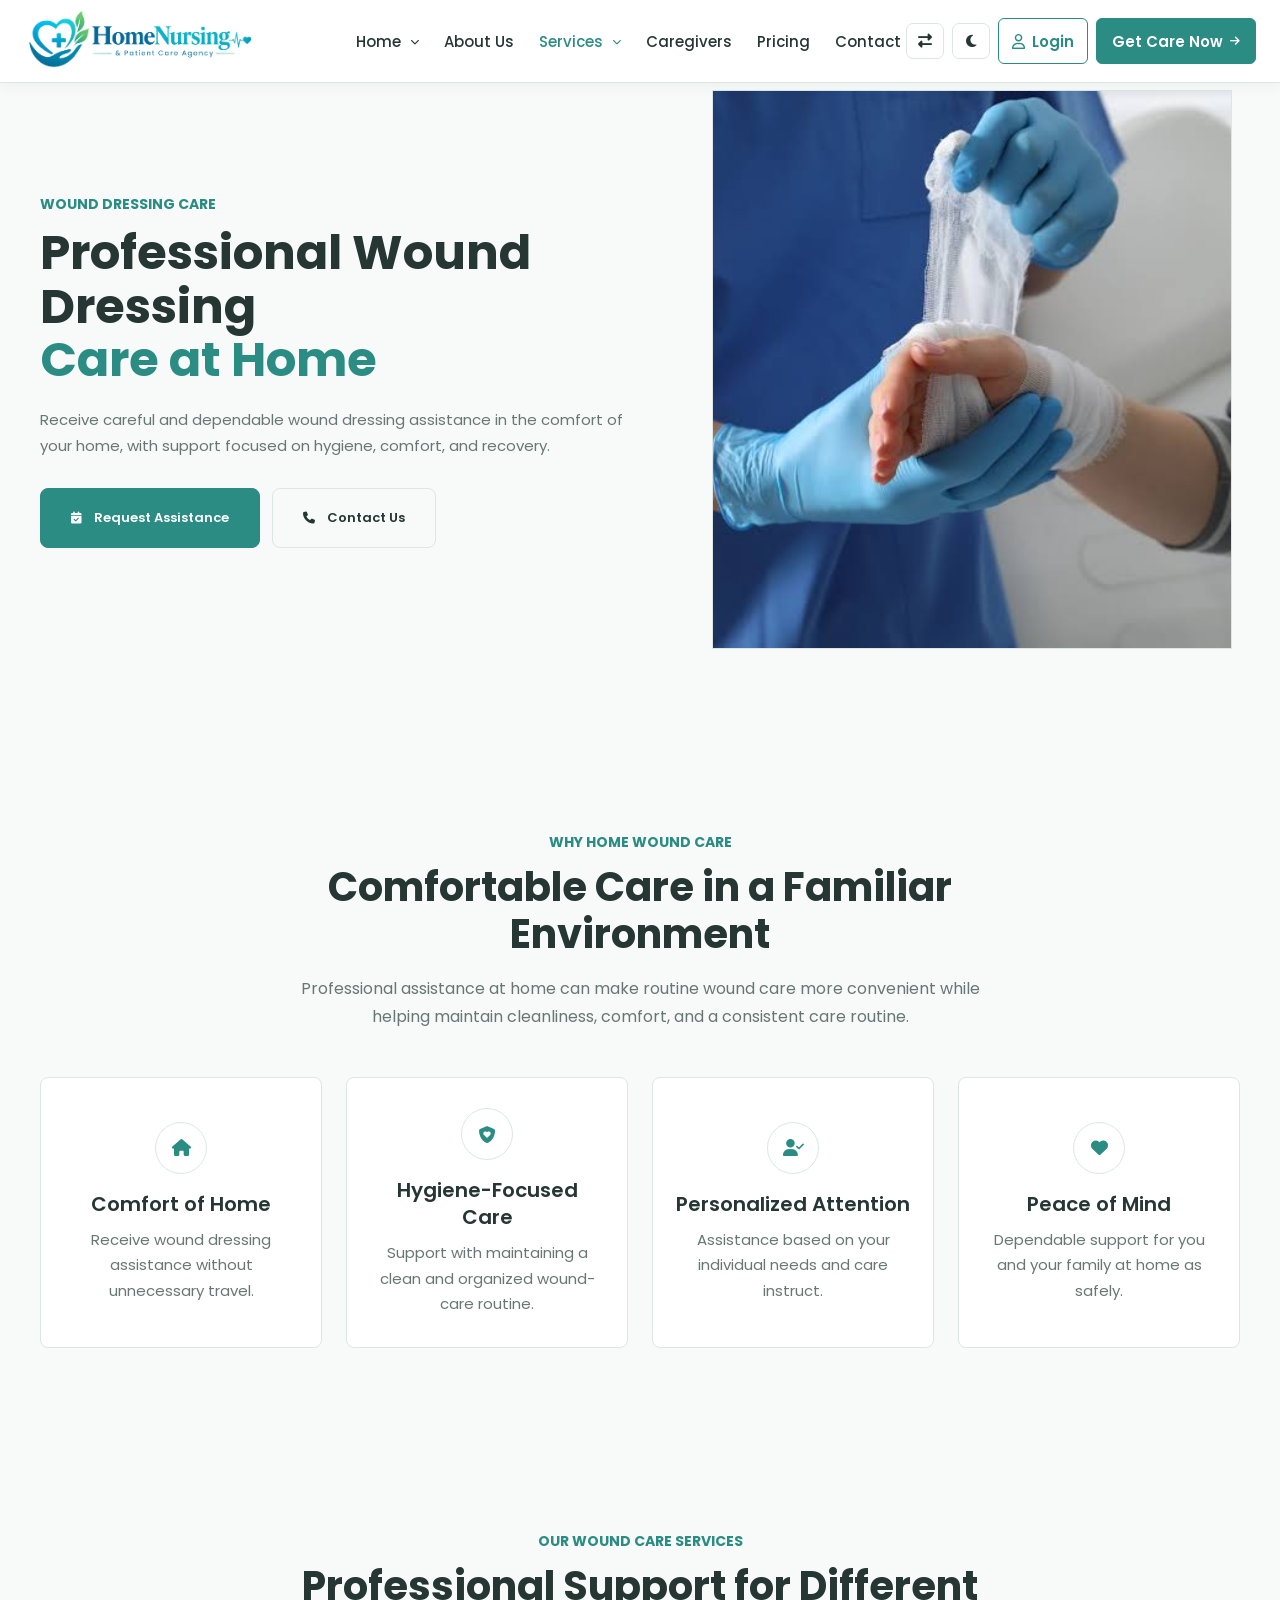
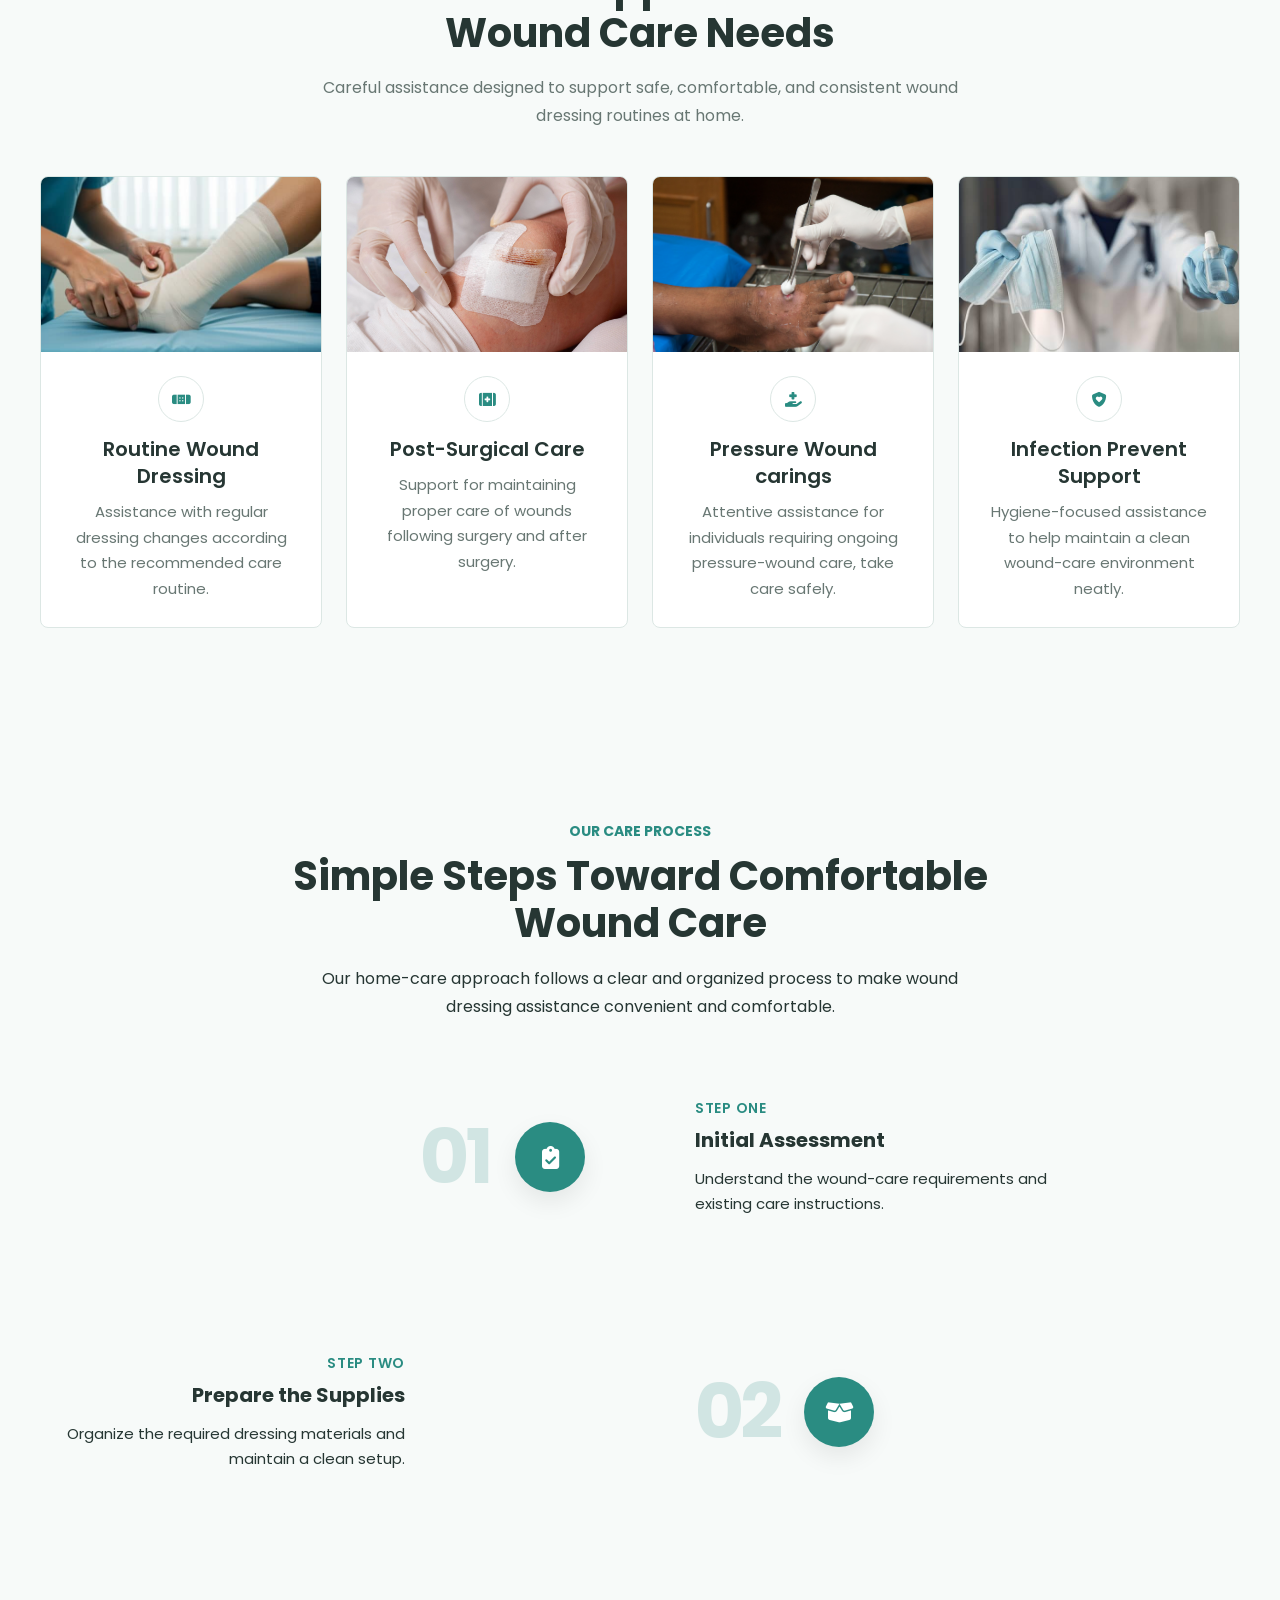
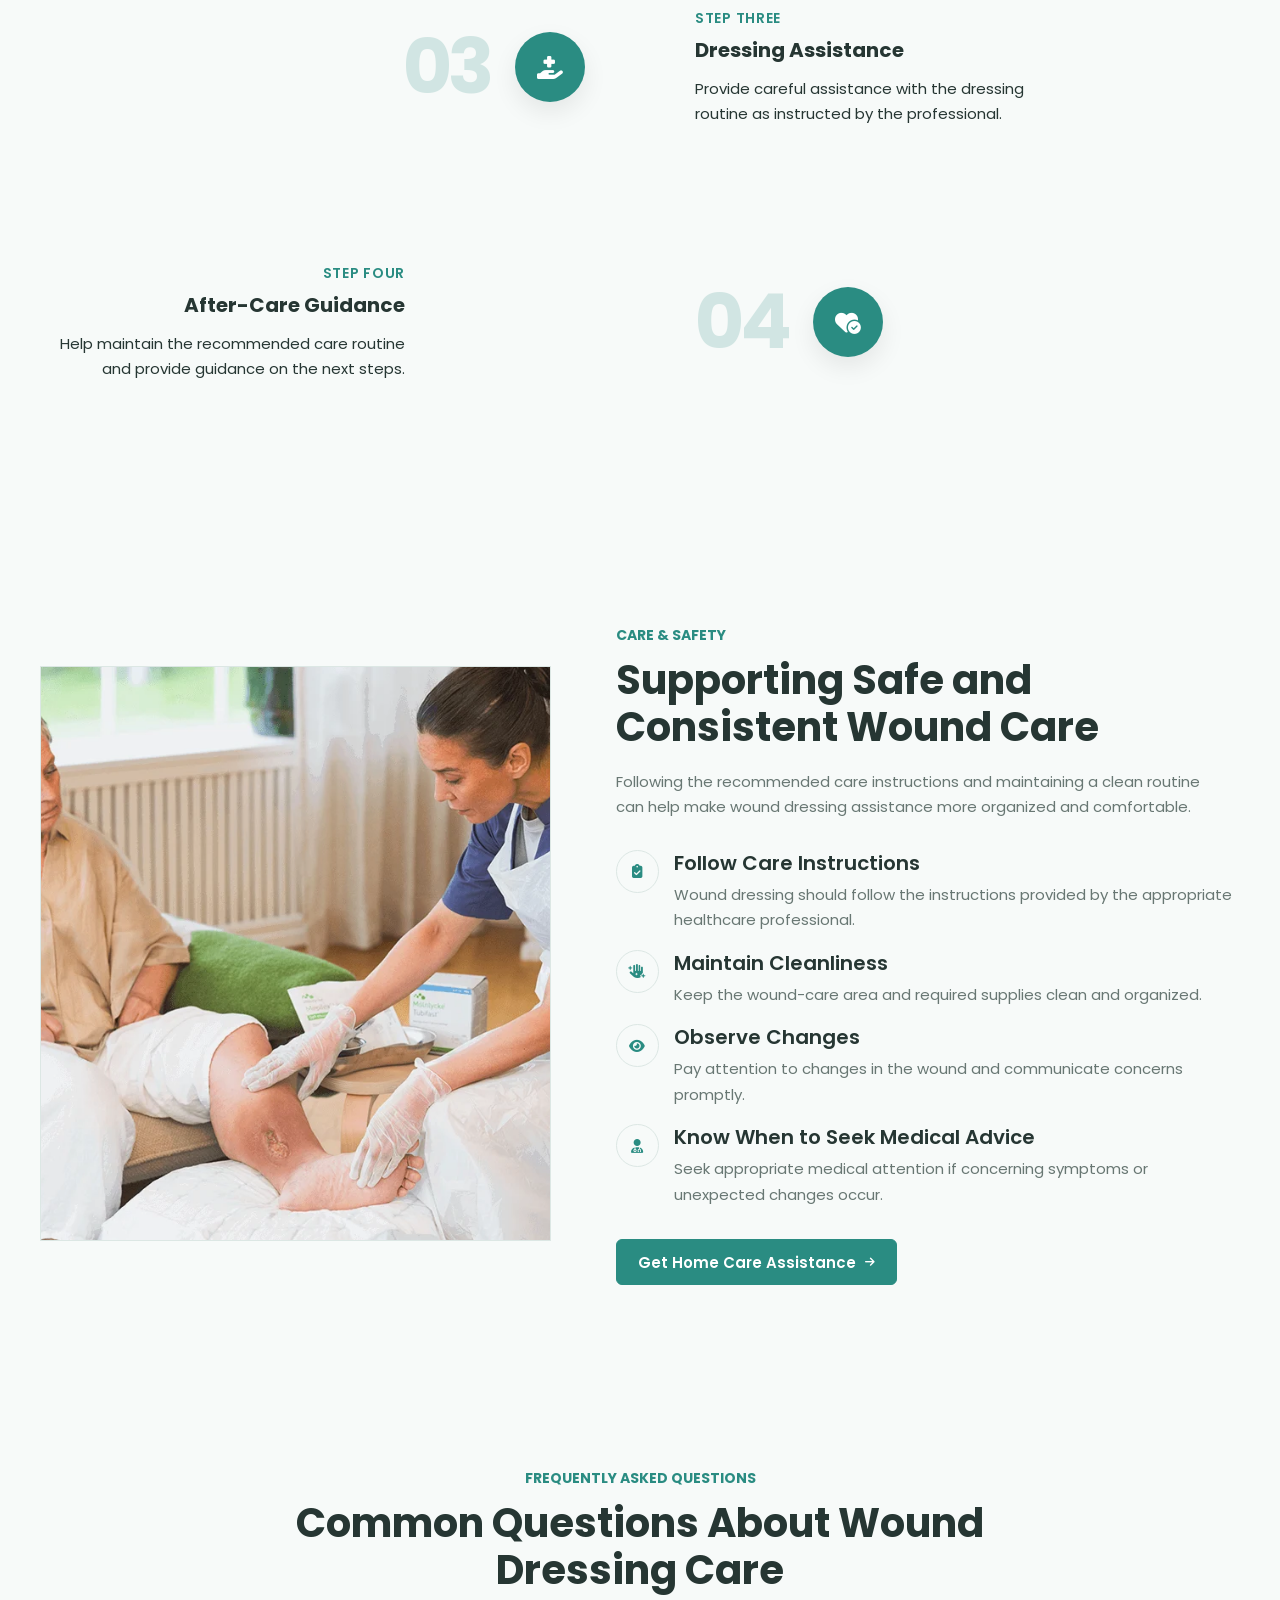
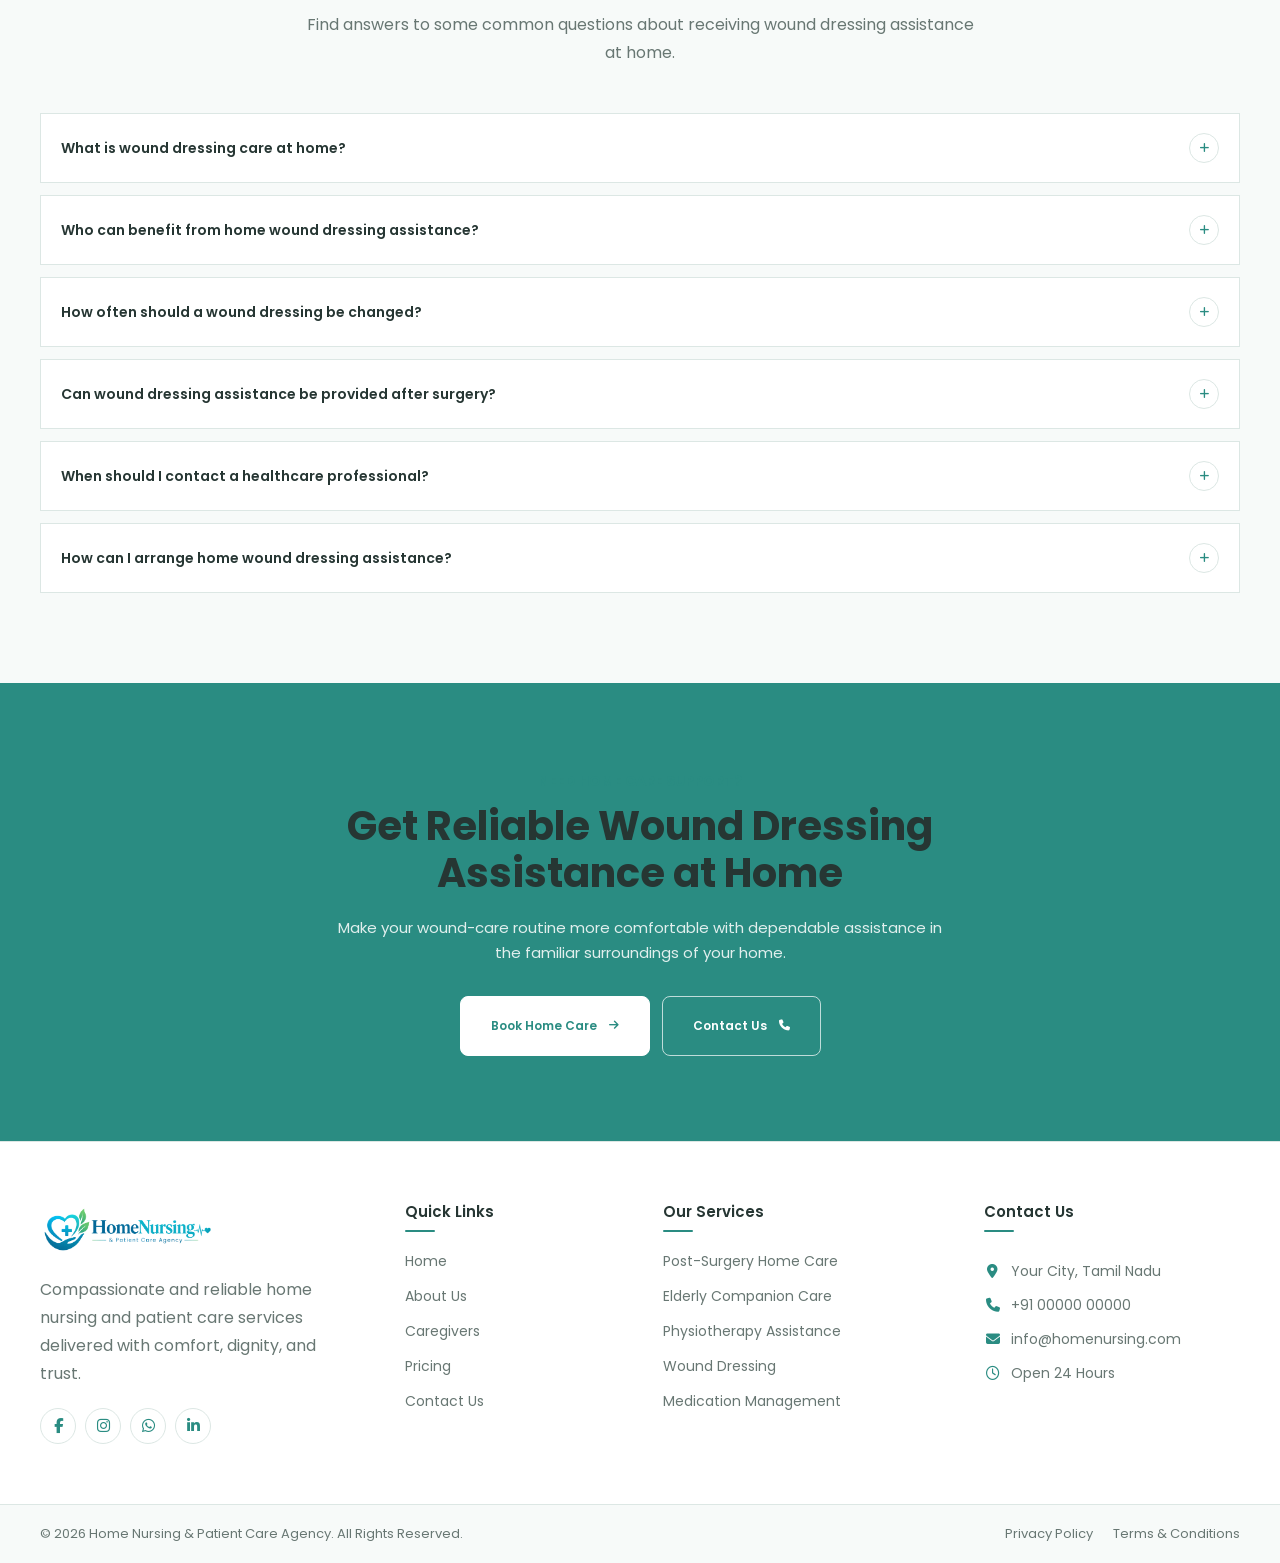
<file: wound-dressing.html>
<!DOCTYPE html>

<html lang="en">

<head>
  <meta charset="UTF-8">
  <meta name="viewport" content="width=device-width, initial-scale=1.0">
  <title>CareNest | Compassionate Home Nursing & Healthcare</title>

  <!-- Favicon -->

  <link rel="icon" type="image/png" href="images/logo.png">

  <!-- Google Fonts -->

  <link rel="preconnect" href="https://fonts.googleapis.com">

<link rel="preconnect"
      href="https://fonts.gstatic.com"
      crossorigin>

<link href="https://fonts.googleapis.com/css2?family=Poppins:wght@400;500;600;700&display=swap"
      rel="stylesheet">

<link rel="stylesheet"
      href="https://cdnjs.cloudflare.com/ajax/libs/font-awesome/6.5.1/css/all.min.css">


  <!-- CSS -->

  <link rel="stylesheet" href="css/style.css">
  <link rel="stylesheet" href="css/responsive.css">
</head>

<body>
    <!-- =========================================================
     SITE 8 - HOME NURSING & PATIENT CARE AGENCY
     HEADER
========================================================= -->

<header class="site-header" id="siteHeader">

    <div class="header-container">

        <!-- =========================
             LOGO
        ========================== -->
        <a href="index.html" class="site-logo" aria-label="Home Nursing & Patient Care Agency">

            <img
                src="images/logo.png"
                alt="Home Nursing & Patient Care Agency Logo"
                class="logo-image"
            >

        </a>


        <!-- =========================
             DESKTOP NAVIGATION
        ========================== -->
        <nav class="main-navigation" id="mainNavigation">

            <ul class="nav-list">

                <!-- HOME DROPDOWN -->
                <li class="nav-item has-dropdown">

                    <button
                        class="nav-link dropdown-toggle"
                        type="button"
                        aria-expanded="false"
                        aria-haspopup="true"
                    >
                        <span>Home</span>
                        <i class="fa-solid fa-chevron-down dropdown-icon"></i>
                    </button>

                    <ul class="dropdown-menu home-dropdown">

                        <li>
                            <a href="index.html" class="dropdown-link">
                                Home 1
                            </a>
                        </li>

                        <li>
                            <a href="home2.html" class="dropdown-link">
                                Home 2
                            </a>
                        </li>

                    </ul>

                </li>


                <!-- ABOUT US -->
                <li class="nav-item">

                    <a href="about.html" class="nav-link">
                        About Us
                    </a>

                </li>


                <!-- SERVICES DROPDOWN -->
                <li class="nav-item has-dropdown">

                    <button
                        class="nav-link dropdown-toggle active"
                        type="button"
                        aria-expanded="false"
                        aria-haspopup="true"
                    >
                        <span>Services</span>
                        <i class="fa-solid fa-chevron-down dropdown-icon"></i>
                    </button>

                    <ul class="dropdown-menu services-dropdown">

                        <li>
                            <a href="post-surgery.html" class="dropdown-link">
                                Post-Surgery Home Care
                            </a>
                        </li>

                        <li>
                            <a href="elderly-care.html" class="dropdown-link">
                                Elderly Companion Care
                            </a>
                        </li>

                        <li>
                            <a href="physiotherapy.html" class="dropdown-link">
                                Physiotherapy Assistance
                            </a>
                        </li>

                        <li>
                            <a href="wound-dressing.html" class="dropdown-link active">
                                Wound Dressing
                            </a>
                        </li>

                        <li>
                            <a href="medication.html" class="dropdown-link">
                                Medication Management
                            </a>
                        </li>

                    </ul>

                </li>


                <!-- CAREGIVERS -->
                <li class="nav-item">

                    <a href="caregivers.html" class="nav-link">
                        Caregivers
                    </a>

                </li>


                <!-- PRICING -->
                <li class="nav-item">

                    <a href="pricing.html" class="nav-link">
                        Pricing
                    </a>

                </li>


                <!-- CONTACT -->
                <li class="nav-item">

                    <a href="contact.html" class="nav-link">
                        Contact Us
                    </a>

                </li>

            </ul>

        </nav>


        <!-- =========================
             HEADER ACTIONS
        ========================== -->
        <div class="header-actions">

            <!-- RTL BUTTON -->
            <button
                type="button"
                class="header-icon-button rtl-toggle"
                id="rtlToggle"
                aria-label="Toggle RTL direction"
                title="Toggle RTL"
            >
                <i class="fa-solid fa-right-left"></i>
            </button>


            <!-- DARK MODE -->
            <button
                type="button"
                class="header-icon-button theme-toggle"
                id="themeToggle"
                aria-label="Toggle dark mode"
                title="Toggle dark mode"
            >
                <i class="fa-solid fa-moon theme-icon"></i>
            </button>


            <!-- LOGIN -->
            <a href="login.html" class="login-button">
                <i class="fa-regular fa-user"></i>
                <span>Login</span>
            </a>


            <!-- GET CARE NOW -->
            <a href="carenow.html" class="care-button">
                <span>Get Care Now</span>
                <i class="fa-solid fa-arrow-right"></i>
            </a>

        </div>


        <!-- =========================
             MOBILE HAMBURGER
        ========================== -->
        <button
            type="button"
            class="hamburger-button"
            id="hamburgerButton"
            aria-label="Open navigation menu"
            aria-expanded="false"
            aria-controls="mobileMenu"
        >

            <span class="hamburger-line"></span>
            <span class="hamburger-line"></span>
            <span class="hamburger-line"></span>

        </button>

    </div>


    <!-- =====================================================
         MOBILE NAVIGATION
    ====================================================== -->
    <div class="mobile-menu" id="mobileMenu">

        <div class="mobile-menu-inner">

            <!-- MOBILE NAVIGATION -->
            <nav class="mobile-navigation">

                <ul class="mobile-nav-list">

                    <!-- MOBILE HOME DROPDOWN -->
                    <li class="mobile-nav-item mobile-has-dropdown">

                        <button
                            type="button"
                            class="mobile-nav-link mobile-dropdown-toggle"
                            aria-expanded="false"
                        >

                            <span>Home</span>

                            <i class="fa-solid fa-chevron-down"></i>

                        </button>


                        <ul class="mobile-dropdown-menu">

                            <li>
                                <a href="index.html" class="mobile-dropdown-link">
                                    Home 1
                                </a>
                            </li>

                            <li>
                                <a href="home2.html" class="mobile-dropdown-link">
                                    Home 2
                                </a>
                            </li>

                        </ul>

                    </li>


                    <!-- ABOUT -->
                    <li class="mobile-nav-item">

                        <a href="about.html" class="mobile-nav-link">
                            About Us
                        </a>

                    </li>


                    <!-- MOBILE SERVICES DROPDOWN -->
                    <li class="mobile-nav-item mobile-has-dropdown">

                        <button
                            type="button"
                            class="mobile-nav-link mobile-dropdown-toggle active"
                            aria-expanded="false"
                        >

                            <span>Services</span>

                            <i class="fa-solid fa-chevron-down"></i>

                        </button>


                        <ul class="mobile-dropdown-menu">

                            <li>
                                <a
                                    href="post-surgery.html"
                                    class="mobile-dropdown-link"
                                >
                                    Post-Surgery Home Care
                                </a>
                            </li>

                            <li>
                                <a
                                    href="elderly-care.html"
                                    class="mobile-dropdown-link"
                                >
                                    Elderly Companion Care
                                </a>
                            </li>

                            <li>
                                <a
                                    href="physiotherapy.html"
                                    class="mobile-dropdown-link"
                                >
                                    Physiotherapy Assistance
                                </a>
                            </li>

                            <li>
                                <a
                                    href="wound-dressing.html"
                                    class="mobile-dropdown-link active"
                                >
                                    Wound Dressing
                                </a>
                            </li>

                            <li>
                                <a
                                    href="medication.html"
                                    class="mobile-dropdown-link"
                                >
                                    Medication Management
                                </a>
                            </li>

                        </ul>

                    </li>


                    <!-- CAREGIVERS -->
                    <li class="mobile-nav-item">

                        <a href="caregivers.html" class="mobile-nav-link">
                            Caregivers
                        </a>

                    </li>


                    <!-- PRICING -->
                    <li class="mobile-nav-item">

                        <a href="pricing.html" class="mobile-nav-link">
                            Pricing
                        </a>

                    </li>


                    <!-- CONTACT -->
                    <li class="mobile-nav-item">

                        <a href="contact.html" class="mobile-nav-link">
                            Contact Us
                        </a>

                    </li>

                </ul>

            </nav>


            <!-- =============================================
                 MOBILE ACTIONS
            ============================================== -->
            <div class="mobile-header-actions">

                <!-- RTL -->
                <button
                    type="button"
                    class="mobile-action-button rtl-toggle"
                    id="mobileRtlToggle"
                >
                    <i class="fa-solid fa-right-left"></i>
                </button>


                <!-- DARK MODE -->
                <button
                    type="button"
                    class="mobile-action-button theme-toggle"
                    id="mobileThemeToggle"
                >
                    <i class="fa-solid fa-moon theme-icon"></i>
                    <span>Dark Mode</span>
                </button>


                <!-- LOGIN -->
                <a href="login.html" class="mobile-login-button">

                    <i class="fa-regular fa-user"></i>
                    <span>Login</span>

                </a>


                <!-- GET CARE NOW -->
                <a href="carenow.html" class="mobile-care-button">

                    <span>Get Care Now</span>

                    <i class="fa-solid fa-arrow-right"></i>

                </a>

            </div>

        </div>

    </div>

</header>
<!-- =========================================================
     WOUND DRESSING CARE
     SECTION 1: HERO
     PART 1 - HTML
========================================================= -->

<section class="wound-dressing-hero">

    <div class="wound-dressing-hero-container">

        <!-- =================================================
             HERO CONTENT
        ================================================== -->

        <div class="wound-dressing-hero-content">

            <span class="wound-dressing-hero-subtitle">
                Wound Dressing Care
            </span>

            <h1 class="wound-dressing-hero-title">
                Professional Wound Dressing
                <span>Care at Home</span>
            </h1>

            <p class="wound-dressing-hero-description">
                Receive careful and dependable wound dressing
                assistance in the comfort of your home, with
                support focused on hygiene, comfort, and recovery.
            </p>


            <!-- =================================================
                 HERO ACTIONS
            ================================================== -->

            <div class="wound-dressing-hero-actions">

                <a href="contact.html"
                   class="wound-dressing-hero-btn
                          wound-dressing-hero-btn-primary">

                    <i class="fa-solid fa-calendar-check"></i>

                    <span>
                        Request Assistance
                    </span>

                </a>


                <a href="contact.html"
                   class="wound-dressing-hero-btn
                          wound-dressing-hero-btn-secondary">

                    <i class="fa-solid fa-phone"></i>

                    <span>
                        Contact Us
                    </span>

                </a>

            </div>

        </div>


        <!-- =================================================
             HERO VISUAL
        ================================================== -->

        <div class="wound-dressing-hero-visual">

            <div class="wound-dressing-hero-image-wrapper">

                <img
                    src="images/wound-dressing-care.jpg"
                    alt="Professional wound dressing care at home"
                    class="wound-dressing-hero-image"
                >

            </div>

        </div>

    </div>

</section>
<!-- =========================================================
     WOUND DRESSING CARE
     SECTION 2: WHY HOME WOUND CARE
     PART 1 - HTML
========================================================= -->

<section class="wound-dressing-why-home">

    <div class="wound-dressing-why-home-container">

        <!-- =================================================
             SECTION HEADER
        ================================================== -->

        <div class="wound-dressing-why-home-header">

            <span class="wound-dressing-why-home-subtitle">
                Why Home Wound Care
            </span>

            <h2 class="wound-dressing-why-home-title">
                Comfortable Care in a Familiar Environment
            </h2>

            <p class="wound-dressing-why-home-description">
                Professional assistance at home can make routine
                wound care more convenient while helping maintain
                cleanliness, comfort, and a consistent care routine.
            </p>

        </div>


        <!-- =================================================
             BENEFITS GRID
        ================================================== -->

        <div class="wound-dressing-why-home-grid">


            <!-- =================================================
                 CARD 1
            ================================================== -->

            <article class="wound-dressing-why-home-card">

                <div class="wound-dressing-why-home-icon">
                    <i class="fa-solid fa-house"></i>
                </div>

                <div class="wound-dressing-why-home-card-content">

                    <h3>
                        Comfort of Home
                    </h3>

                    <p>
                        Receive wound dressing assistance
                        without unnecessary travel.
                    </p>

                </div>

            </article>


            <!-- =================================================
                 CARD 2
            ================================================== -->

            <article class="wound-dressing-why-home-card">

                <div class="wound-dressing-why-home-icon">
                    <i class="fa-solid fa-shield-heart"></i>
                </div>

                <div class="wound-dressing-why-home-card-content">

                    <h3>
                        Hygiene-Focused Care
                    </h3>

                    <p>
                        Support with maintaining a clean and
                        organized wound-care routine.
                    </p>

                </div>

            </article>


            <!-- =================================================
                 CARD 3
            ================================================== -->

            <article class="wound-dressing-why-home-card">

                <div class="wound-dressing-why-home-icon">
                    <i class="fa-solid fa-user-check"></i>
                </div>

                <div class="wound-dressing-why-home-card-content">

                    <h3>
                        Personalized Attention
                    </h3>

                    <p>
                        Assistance based on your individual
                        needs and care instruct.
                    </p>

                </div>

            </article>


            <!-- =================================================
                 CARD 4
            ================================================== -->

            <article class="wound-dressing-why-home-card">

                <div class="wound-dressing-why-home-icon">
                    <i class="fa-solid fa-heart"></i>
                </div>

                <div class="wound-dressing-why-home-card-content">

                    <h3>
                        Peace of Mind
                    </h3>

                    <p>
                        Dependable support for you and
                        your family at home as safely.
                    </p>

                </div>

            </article>


        </div>

    </div>

</section>
<!-- =========================================================
     WOUND DRESSING CARE
     SECTION 3: WOUND DRESSING SERVICES
     PART 1 - HTML
========================================================= -->

<section class="wound-dressing-services">

    <div class="wound-dressing-services-container">

        <!-- =================================================
             SECTION HEADER
        ================================================== -->

        <div class="wound-dressing-services-header">

            <span class="wound-dressing-services-subtitle">
                Our Wound Care Services
            </span>

            <h2 class="wound-dressing-services-title">
                Professional Support for Different Wound Care Needs
            </h2>

            <p class="wound-dressing-services-description">
                Careful assistance designed to support safe,
                comfortable, and consistent wound dressing routines
                at home.
            </p>

        </div>


        <!-- =================================================
             SERVICES GRID
        ================================================== -->

        <div class="wound-dressing-services-grid">


            <!-- =================================================
                 CARD 1
            ================================================== -->

            <article class="wound-dressing-services-card">

                <div class="wound-dressing-services-image-wrapper">

                    <img
                        src="images/routine-wound-dressing.jpg"
                        alt="Routine wound dressing care"
                        class="wound-dressing-services-image"
                    >

                </div>

                <div class="wound-dressing-services-card-content">

                    <div class="wound-dressing-services-icon">
                        <i class="fa-solid fa-bandage"></i>
                    </div>

                    <h3>
                        Routine Wound Dressing
                    </h3>

                    <p>
                        Assistance with regular dressing changes
                        according to the recommended care routine.
                    </p>

                </div>

            </article>


            <!-- =================================================
                 CARD 2
            ================================================== -->

            <article class="wound-dressing-services-card">

                <div class="wound-dressing-services-image-wrapper">

                    <img
                        src="images/post-surgical-wound-care.jpg"
                        alt="Post-surgical wound care"
                        class="wound-dressing-services-image"
                    >

                </div>

                <div class="wound-dressing-services-card-content">

                    <div class="wound-dressing-services-icon">
                        <i class="fa-solid fa-kit-medical"></i>
                    </div>

                    <h3>
                        Post-Surgical Care
                    </h3>

                    <p>
                        Support for maintaining proper care of
                        wounds following surgery and after surgery.
                    </p>

                </div>

            </article>


            <!-- =================================================
                 CARD 3
            ================================================== -->

            <article class="wound-dressing-services-card">

                <div class="wound-dressing-services-image-wrapper">

                    <img
                        src="images/pressure-wound-care.jpg"
                        alt="Pressure wound care"
                        class="wound-dressing-services-image"
                    >

                </div>

                <div class="wound-dressing-services-card-content">

                    <div class="wound-dressing-services-icon">
                        <i class="fa-solid fa-hand-holding-medical"></i>
                    </div>

                    <h3>
                        Pressure Wound carings
                    </h3>

                    <p>
                        Attentive assistance for individuals
                        requiring ongoing pressure-wound care, take care safely.
                    </p>

                </div>

            </article>


            <!-- =================================================
                 CARD 4
            ================================================== -->

            <article class="wound-dressing-services-card">

                <div class="wound-dressing-services-image-wrapper">

                    <img
                        src="images/infection-prevention.jpg"
                        alt="Infection prevention support"
                        class="wound-dressing-services-image"
                    >

                </div>

                <div class="wound-dressing-services-card-content">

                    <div class="wound-dressing-services-icon">
                        <i class="fa-solid fa-shield-heart"></i>
                    </div>

                    <h3>
                        Infection Prevent Support
                    </h3>

                    <p>
                        Hygiene-focused assistance to help maintain
                        a clean wound-care environment neatly.
                    </p>

                </div>

            </article>


        </div>

    </div>

</section>
<!-- =========================================================
     WOUND DRESSING CARE
     SECTION 4: CARE PROCESS
     PART 1 - NEW STRUCTURE
========================================================= -->

<section class="wd-process">

    <div class="wd-process-container">

        <!-- SECTION HEADER -->
        <div class="wd-process-header">

            <span class="wd-process-subtitle">
                Our Care Process
            </span>

            <h2 class="wd-process-title">
                Simple Steps Toward Comfortable Wound Care
            </h2>

            <p class="wd-process-description">
                Our home-care approach follows a clear and organized
                process to make wound dressing assistance convenient
                and comfortable.
            </p>

        </div>


        <!-- PROCESS JOURNEY -->
        <div class="wd-process-journey">


            <!-- STEP 01 -->
            <article class="wd-process-row wd-process-row-left">

                <div class="wd-process-visual">

                    <span class="wd-process-number">
                        01
                    </span>

                    <div class="wd-process-icon">
                        <i class="fa-solid fa-clipboard-check"></i>
                    </div>

                </div>

                <div class="wd-process-content">

                    <span class="wd-process-step-label">
                        Step One
                    </span>

                    <h3>
                        Initial Assessment
                    </h3>

                    <p>
                        Understand the wound-care requirements
                        and existing care instructions.
                    </p>

                </div>

            </article>


            <!-- STEP 02 -->
            <article class="wd-process-row wd-process-row-right">

                <div class="wd-process-visual">

                    <span class="wd-process-number">
                        02
                    </span>

                    <div class="wd-process-icon">
                        <i class="fa-solid fa-box-open"></i>
                    </div>

                </div>

                <div class="wd-process-content">

                    <span class="wd-process-step-label">
                        Step Two
                    </span>

                    <h3>
                        Prepare the Supplies
                    </h3>

                    <p>
                        Organize the required dressing materials
                        and maintain a clean setup.
                    </p>

                </div>

            </article>


            <!-- STEP 03 -->
            <article class="wd-process-row wd-process-row-left">

                <div class="wd-process-visual">

                    <span class="wd-process-number">
                        03
                    </span>

                    <div class="wd-process-icon">
                        <i class="fa-solid fa-hand-holding-medical"></i>
                    </div>

                </div>

                <div class="wd-process-content">

                    <span class="wd-process-step-label">
                        Step Three
                    </span>

                    <h3>
                        Dressing Assistance
                    </h3>

                    <p>
                        Provide careful assistance with the dressing
                        routine as instructed by the professional.
                    </p>

                </div>

            </article>


            <!-- STEP 04 -->
            <article class="wd-process-row wd-process-row-right">

                <div class="wd-process-visual">

                    <span class="wd-process-number">
                        04
                    </span>

                    <div class="wd-process-icon">
                        <i class="fa-solid fa-heart-circle-check"></i>
                    </div>

                </div>

                <div class="wd-process-content">

                    <span class="wd-process-step-label">
                        Step Four
                    </span>

                    <h3>
                        After-Care Guidance
                    </h3>

                    <p>
                        Help maintain the recommended care routine
                        and provide guidance on the next steps.
                    </p>

                </div>

            </article>


        </div>

    </div>

</section>
<!-- =========================================================
     WOUND DRESSING CARE
     SECTION 5: CARE & SAFETY
     PART 1 - HTML
========================================================= -->

<section class="wound-dressing-safety">

    <div class="wound-dressing-safety-container">

        <!-- =================================================
             IMAGE
        ================================================== -->

        <div class="wound-dressing-safety-visual">

            <div class="wound-dressing-safety-image-wrapper">

                <img
                    src="images/wound-care-safety.jpg"
                    alt="Professional wound care assistance at home"
                    class="wound-dressing-safety-image"
                >

            </div>

        </div>


        <!-- =================================================
             CONTENT
        ================================================== -->

        <div class="wound-dressing-safety-content">

            <span class="wound-dressing-safety-subtitle">
                Care &amp; Safety
            </span>

            <h2 class="wound-dressing-safety-title">
                Supporting Safe and Consistent Wound Care
            </h2>

            <p class="wound-dressing-safety-description">
                Following the recommended care instructions and
                maintaining a clean routine can help make wound
                dressing assistance more organized and comfortable.
            </p>


            <!-- =================================================
                 GUIDANCE LIST
            ================================================== -->

            <div class="wound-dressing-safety-list">


                <!-- ITEM 1 -->

                <div class="wound-dressing-safety-item">

                    <div class="wound-dressing-safety-icon">
                        <i class="fa-solid fa-clipboard-check"></i>
                    </div>

                    <div class="wound-dressing-safety-item-content">

                        <h3>
                            Follow Care Instructions
                        </h3>

                        <p>
                            Wound dressing should follow the
                            instructions provided by the appropriate
                            healthcare professional.
                        </p>

                    </div>

                </div>


                <!-- ITEM 2 -->

                <div class="wound-dressing-safety-item">

                    <div class="wound-dressing-safety-icon">
                        <i class="fa-solid fa-hand-sparkles"></i>
                    </div>

                    <div class="wound-dressing-safety-item-content">

                        <h3>
                            Maintain Cleanliness
                        </h3>

                        <p>
                            Keep the wound-care area and required
                            supplies clean and organized.
                        </p>

                    </div>

                </div>


                <!-- ITEM 3 -->

                <div class="wound-dressing-safety-item">

                    <div class="wound-dressing-safety-icon">
                        <i class="fa-solid fa-eye"></i>
                    </div>

                    <div class="wound-dressing-safety-item-content">

                        <h3>
                            Observe Changes
                        </h3>

                        <p>
                            Pay attention to changes in the wound
                            and communicate concerns promptly.
                        </p>

                    </div>

                </div>


                <!-- ITEM 4 -->

                <div class="wound-dressing-safety-item">

                    <div class="wound-dressing-safety-icon">
                        <i class="fa-solid fa-user-doctor"></i>
                    </div>

                    <div class="wound-dressing-safety-item-content">

                        <h3>
                            Know When to Seek Medical Advice
                        </h3>

                        <p>
                            Seek appropriate medical attention if
                            concerning symptoms or unexpected changes
                            occur.
                        </p>

                    </div>

                </div>

            </div>


            <!-- =================================================
                 CTA
            ================================================== -->

            <div class="wound-dressing-safety-actions">

                <a
                    href="#contact"
                    class="wound-dressing-safety-btn"
                >
                    <span>Get Home Care Assistance</span>

                    <i class="fa-solid fa-arrow-right"></i>
                </a>

            </div>

        </div>

    </div>

</section>
<!-- =========================================================
     WOUND DRESSING CARE
     SECTION 6: FAQ
     PART 1 - HTML
========================================================= -->

<section class="wound-dressing-faq" id="wound-dressing-faq">

    <div class="wound-dressing-faq-container">

        <!-- =================================================
             SECTION HEADER
        ================================================== -->

        <div class="wound-dressing-faq-header">

            <span class="wound-dressing-faq-subtitle">
                Frequently Asked Questions
            </span>

            <h2 class="wound-dressing-faq-title">
                Common Questions About Wound Dressing Care
            </h2>

            <p class="wound-dressing-faq-description">
                Find answers to some common questions about
                receiving wound dressing assistance at home.
            </p>

        </div>


        <!-- =================================================
             FAQ LIST
        ================================================== -->

        <div class="wound-dressing-faq-list">


            <!-- =================================================
                 FAQ 1
            ================================================== -->

            <details class="wound-dressing-faq-item">

                <summary class="wound-dressing-faq-question">

                    <span>
                        What is wound dressing care at home?
                    </span>

                    <span
                        class="wound-dressing-faq-toggle"
                        aria-hidden="true"
                    >
                        <i class="fa-solid fa-plus"></i>
                    </span>

                </summary>

                <div class="wound-dressing-faq-answer">

                    <p>
                        Wound dressing care at home provides
                        assistance with the recommended dressing
                        routine in a familiar home environment,
                        following the care instructions provided
                        by the appropriate healthcare professional.
                    </p>

                </div>

            </details>


            <!-- =================================================
                 FAQ 2
            ================================================== -->

            <details class="wound-dressing-faq-item">

                <summary class="wound-dressing-faq-question">

                    <span>
                        Who can benefit from home wound dressing assistance?
                    </span>

                    <span
                        class="wound-dressing-faq-toggle"
                        aria-hidden="true"
                    >
                        <i class="fa-solid fa-plus"></i>
                    </span>

                </summary>

                <div class="wound-dressing-faq-answer">

                    <p>
                        Home wound dressing assistance may be
                        helpful for individuals who have an ongoing
                        dressing routine and need support at home,
                        according to their healthcare professional's
                        recommendations.
                    </p>

                </div>

            </details>


            <!-- =================================================
                 FAQ 3
            ================================================== -->

            <details class="wound-dressing-faq-item">

                <summary class="wound-dressing-faq-question">

                    <span>
                        How often should a wound dressing be changed?
                    </span>

                    <span
                        class="wound-dressing-faq-toggle"
                        aria-hidden="true"
                    >
                        <i class="fa-solid fa-plus"></i>
                    </span>

                </summary>

                <div class="wound-dressing-faq-answer">

                    <p>
                        The timing of dressing changes depends on
                        the type of wound, dressing used, and the
                        care plan recommended by the appropriate
                        healthcare professional.
                    </p>

                </div>

            </details>


            <!-- =================================================
                 FAQ 4
            ================================================== -->

            <details class="wound-dressing-faq-item">

                <summary class="wound-dressing-faq-question">

                    <span>
                        Can wound dressing assistance be provided after surgery?
                    </span>

                    <span
                        class="wound-dressing-faq-toggle"
                        aria-hidden="true"
                    >
                        <i class="fa-solid fa-plus"></i>
                    </span>

                </summary>

                <div class="wound-dressing-faq-answer">

                    <p>
                        Yes. Home assistance may be arranged for
                        post-surgical wound care when it is part of
                        the recommended care plan and appropriate
                        support is required.
                    </p>

                </div>

            </details>


            <!-- =================================================
                 FAQ 5
            ================================================== -->

            <details class="wound-dressing-faq-item">

                <summary class="wound-dressing-faq-question">

                    <span>
                        When should I contact a healthcare professional?
                    </span>

                    <span
                        class="wound-dressing-faq-toggle"
                        aria-hidden="true"
                    >
                        <i class="fa-solid fa-plus"></i>
                    </span>

                </summary>

                <div class="wound-dressing-faq-answer">

                    <p>
                        Contact an appropriate healthcare professional
                        if you notice concerning symptoms, unexpected
                        changes, or anything that causes concern about
                        the wound or recovery.
                    </p>

                </div>

            </details>


            <!-- =================================================
                 FAQ 6
            ================================================== -->

            <details class="wound-dressing-faq-item">

                <summary class="wound-dressing-faq-question">

                    <span>
                        How can I arrange home wound dressing assistance?
                    </span>

                    <span
                        class="wound-dressing-faq-toggle"
                        aria-hidden="true"
                    >
                        <i class="fa-solid fa-plus"></i>
                    </span>

                </summary>

                <div class="wound-dressing-faq-answer">

                    <p>
                        You can contact our home-care team to discuss
                        your requirements, available services, and
                        suitable arrangements for assistance at home.
                    </p>

                </div>

            </details>


        </div>

    </div>

</section>
<!-- =========================================================
     WOUND DRESSING CARE
     SECTION 7: FINAL CALL TO ACTION
     PART 1 - HTML
========================================================= -->

<section class="wound-dressing-cta" id="wound-dressing-cta">

    <div class="wound-dressing-cta-container">

        <!-- =================================================
             CONTENT
        ================================================== -->

        <div class="wound-dressing-cta-content">

            <span class="wound-dressing-cta-subtitle">
                Need Home Care Support?
            </span>

            <h2 class="wound-dressing-cta-title">
                Get Reliable Wound Dressing Assistance at Home
            </h2>

            <p class="wound-dressing-cta-description">
                Make your wound-care routine more comfortable
                with dependable assistance in the familiar
                surroundings of your home.
            </p>


            <!-- =================================================
                 ACTIONS
            ================================================== -->

            <div class="wound-dressing-cta-actions">

                <a
                    href="#contact"
                    class="wound-dressing-cta-btn wound-dressing-cta-btn-primary"
                >
                    <span>Book Home Care</span>

                    <i class="fa-solid fa-arrow-right"></i>
                </a>


                <a
                    href="contact.html"
                    class="wound-dressing-cta-btn wound-dressing-cta-btn-secondary"
                >
                    <span>Contact Us</span>

                    <i class="fa-solid fa-phone"></i>
                </a>

            </div>

        </div>

    </div>

</section>
<!-- =========================================================
     FOOTER
========================================================= -->

<footer class="site-footer">

    <div class="footer-container">

        <!-- =================================================
             FOOTER BRAND
        ================================================== -->

        <div class="footer-brand">

            <a href="index.html" class="footer-logo">
                <img
                    src="images/logo.png"
                    alt="Home Nursing & Patient Care Agency"
                >
            </a>

            <p class="footer-description">
                Compassionate and reliable home nursing and
                patient care services delivered with comfort,
                dignity, and trust.
            </p>

            <div class="footer-social">

                <a href="#" aria-label="Facebook">
                    <i class="fa-brands fa-facebook-f"></i>
                </a>

                <a href="#" aria-label="Instagram">
                    <i class="fa-brands fa-instagram"></i>
                </a>

                <a href="#" aria-label="WhatsApp">
                    <i class="fa-brands fa-whatsapp"></i>
                </a>

                <a href="#" aria-label="LinkedIn">
                    <i class="fa-brands fa-linkedin-in"></i>
                </a>

            </div>

        </div>


        <!-- =================================================
             QUICK LINKS
        ================================================== -->

        <div class="footer-column">

            <h3 class="footer-title">
                Quick Links
            </h3>

            <ul class="footer-links">

                <li>
                    <a href="index.html">Home</a>
                </li>

                <li>
                    <a href="about.html">About Us</a>
                </li>

                <li>
                    <a href="caregivers.html">Caregivers</a>
                </li>

                <li>
                    <a href="pricing.html">Pricing</a>
                </li>

                <li>
                    <a href="contact.html">Contact Us</a>
                </li>

            </ul>

        </div>


        <!-- =================================================
             OUR SERVICES
        ================================================== -->

        <div class="footer-column">

            <h3 class="footer-title">
                Our Services
            </h3>

            <ul class="footer-links">

                <li>
                    <a href="#">
                        Post-Surgery Home Care
                    </a>
                </li>

                <li>
                    <a href="#">
                        Elderly Companion Care
                    </a>
                </li>

                <li>
                    <a href="#">
                        Physiotherapy Assistance
                    </a>
                </li>

                <li>
                    <a href="#">
                        Wound Dressing
                    </a>
                </li>

                <li>
                    <a href="#">
                        Medication Management
                    </a>
                </li>

            </ul>

        </div>


        <!-- =================================================
             CONTACT INFORMATION
        ================================================== -->

        <div class="footer-column footer-contact">

            <h3 class="footer-title">
                Contact Us
            </h3>

            <div class="footer-contact-item">

                <i class="fa-solid fa-location-dot"></i>

                <span>
                    Your City, Tamil Nadu
                </span>

            </div>


            <div class="footer-contact-item">

                <i class="fa-solid fa-phone"></i>

                <a href="tel:+910000000000">
                    +91 00000 00000
                </a>

            </div>


            <div class="footer-contact-item">

                <i class="fa-solid fa-envelope"></i>

                <a href="mailto:info@homenursing.com">
                    info@homenursing.com
                </a>

            </div>


            <div class="footer-contact-item">

                <i class="fa-regular fa-clock"></i>

                <span>
                    Open 24 Hours
                </span>

            </div>

        </div>

    </div>


    <!-- =====================================================
         FOOTER BOTTOM
    ====================================================== -->

    <div class="footer-bottom">

        <div class="footer-bottom-container">

            <p>
                © 2026 Home Nursing & Patient Care Agency.
                All Rights Reserved.
            </p>

            <div class="footer-bottom-links">

                <a href="#">Privacy Policy</a>

                <a href="#">Terms & Conditions</a>

            </div>

        </div>

    </div>

</footer>


<!-- JS -->
<!-- Scroll To Top Button -->
<button class="scroll-top" id="scrollTop" aria-label="Scroll to top">
    <i class="fa-solid fa-arrow-up"></i>
</button>
  <script src="js/script.js"></script>

</body>
</html>
</file>
